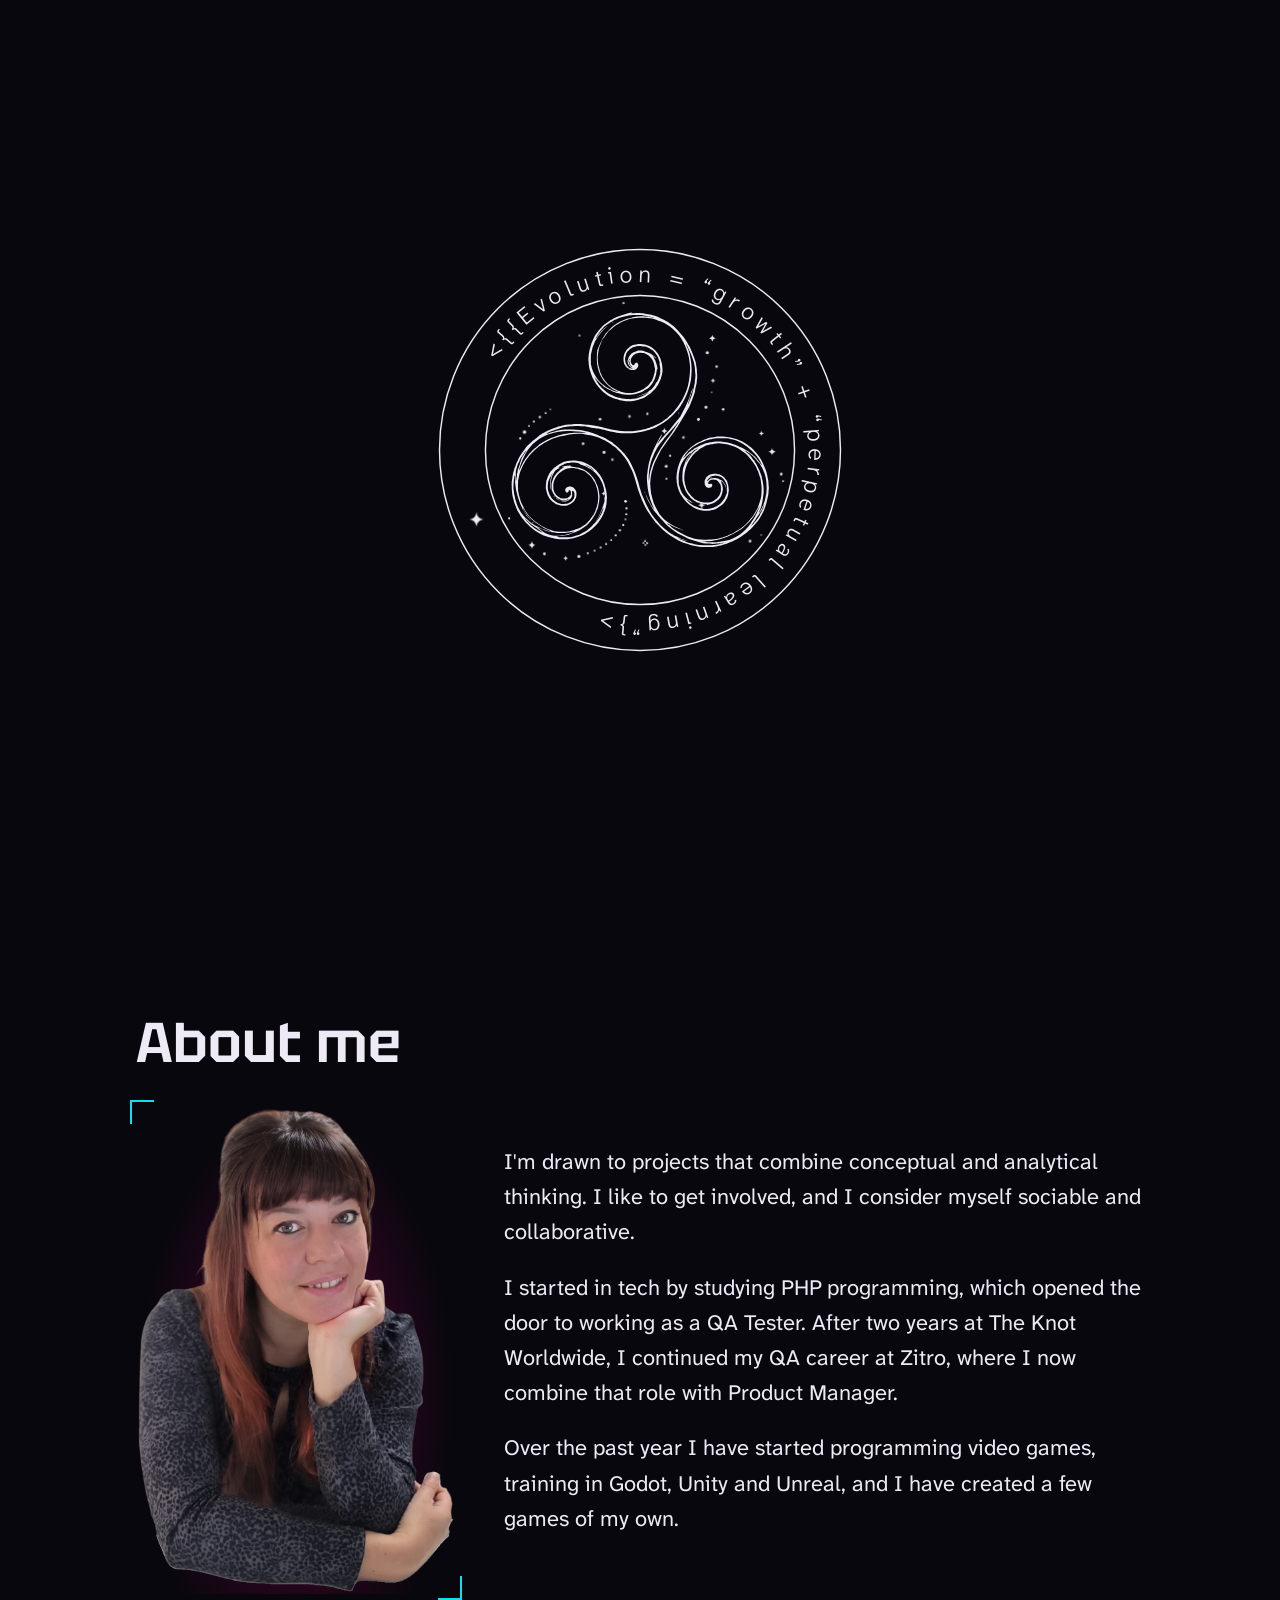
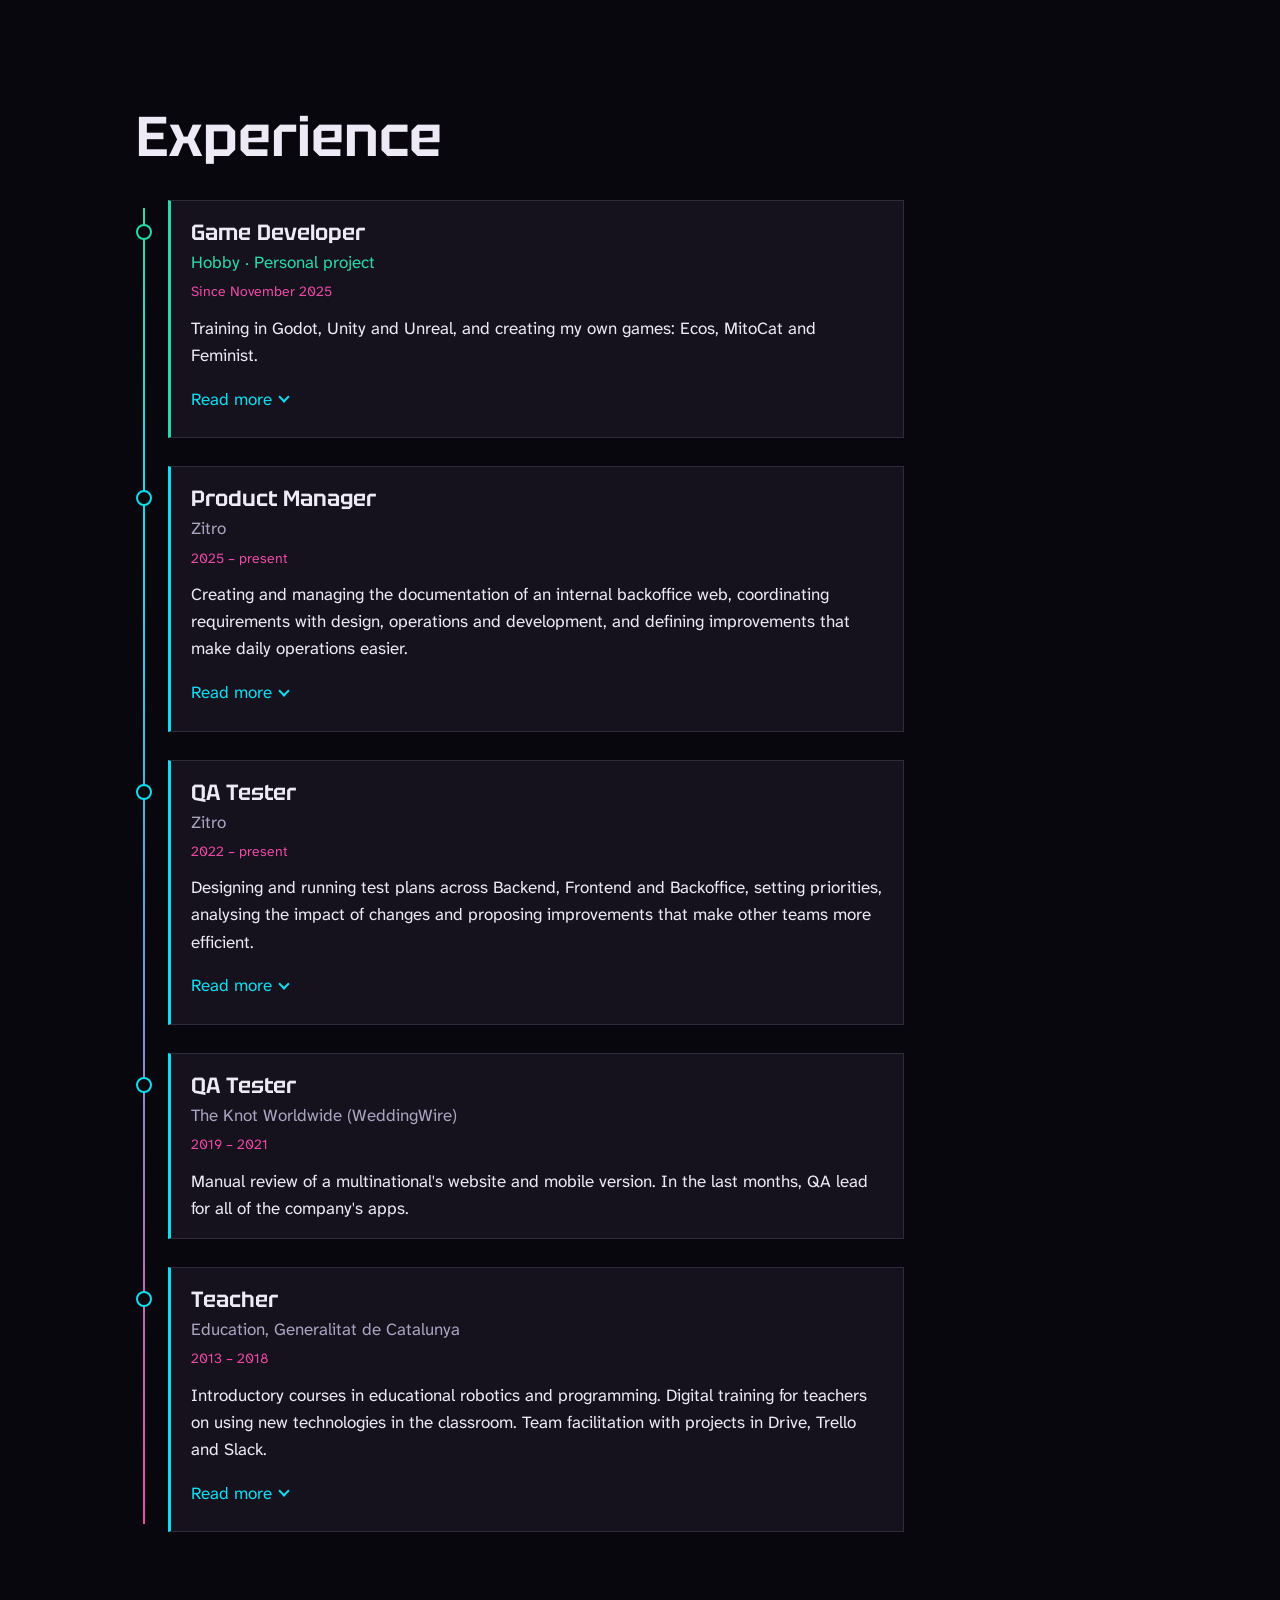
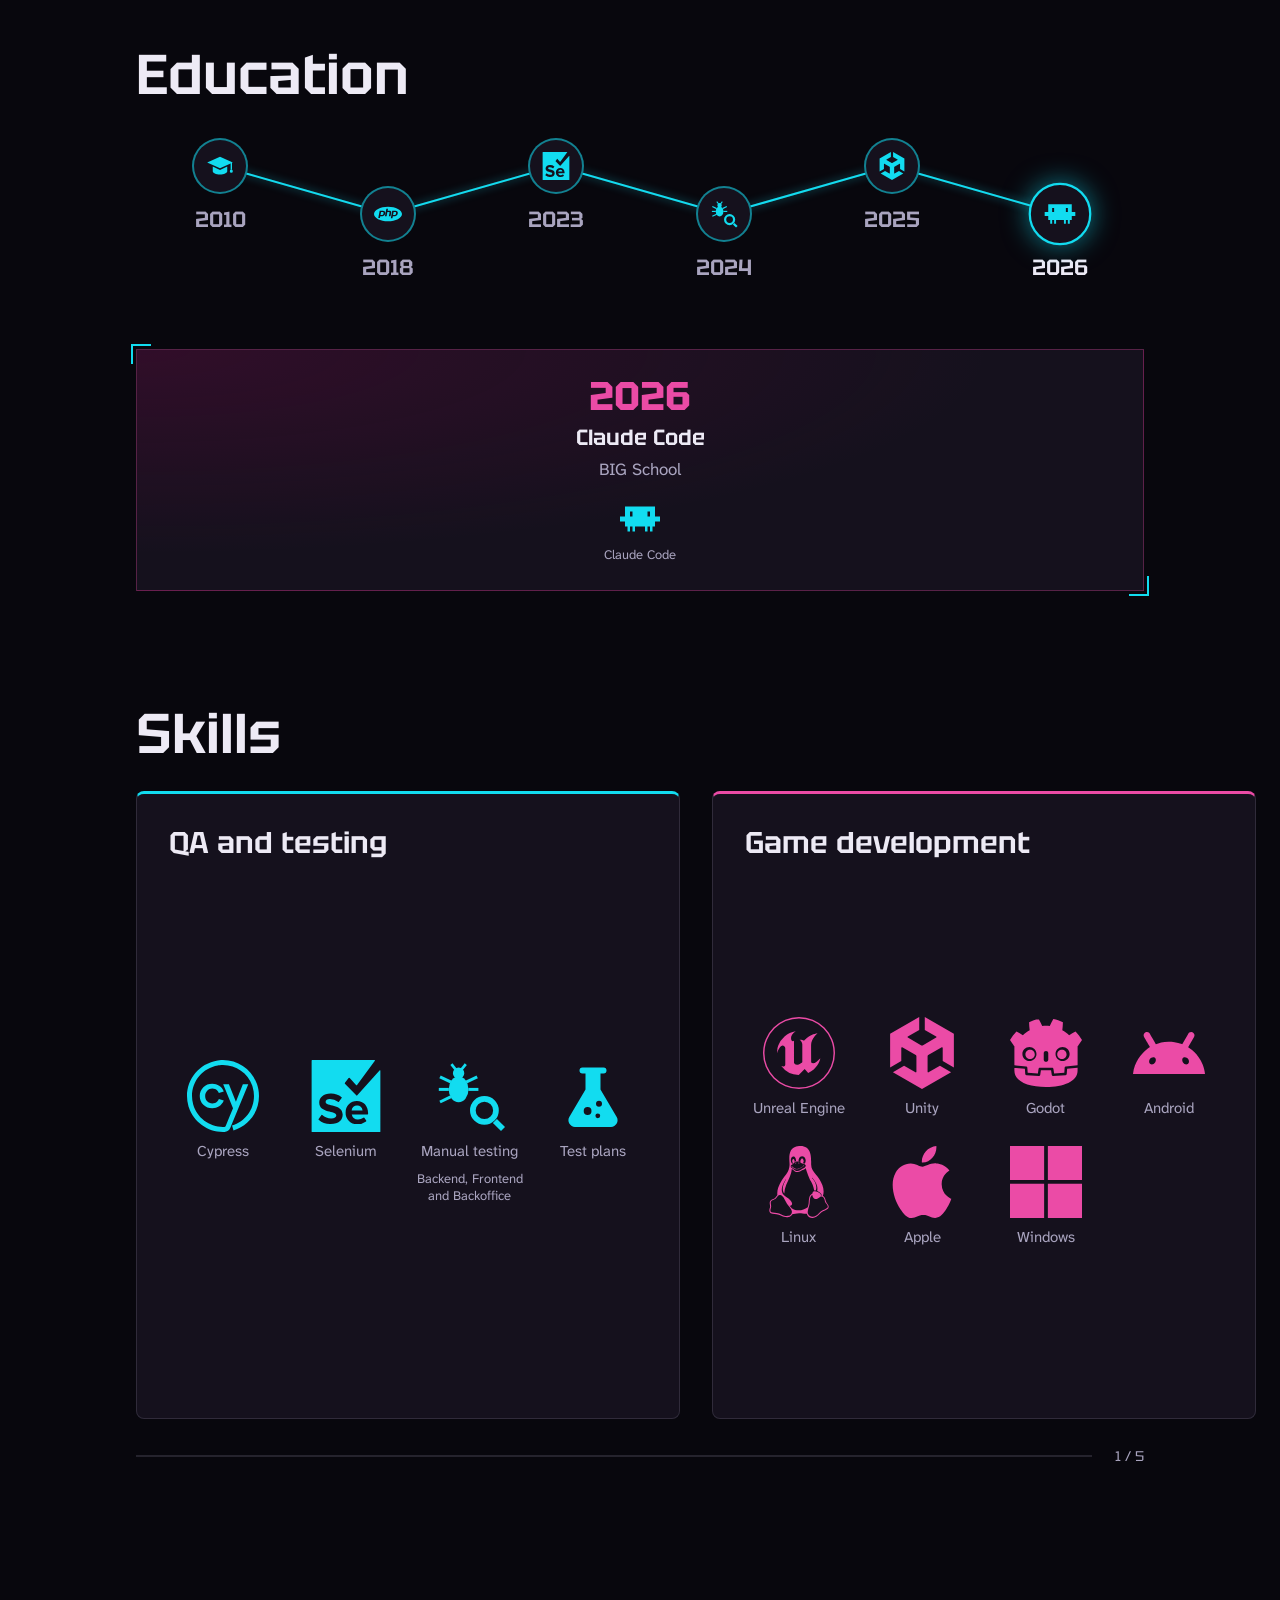
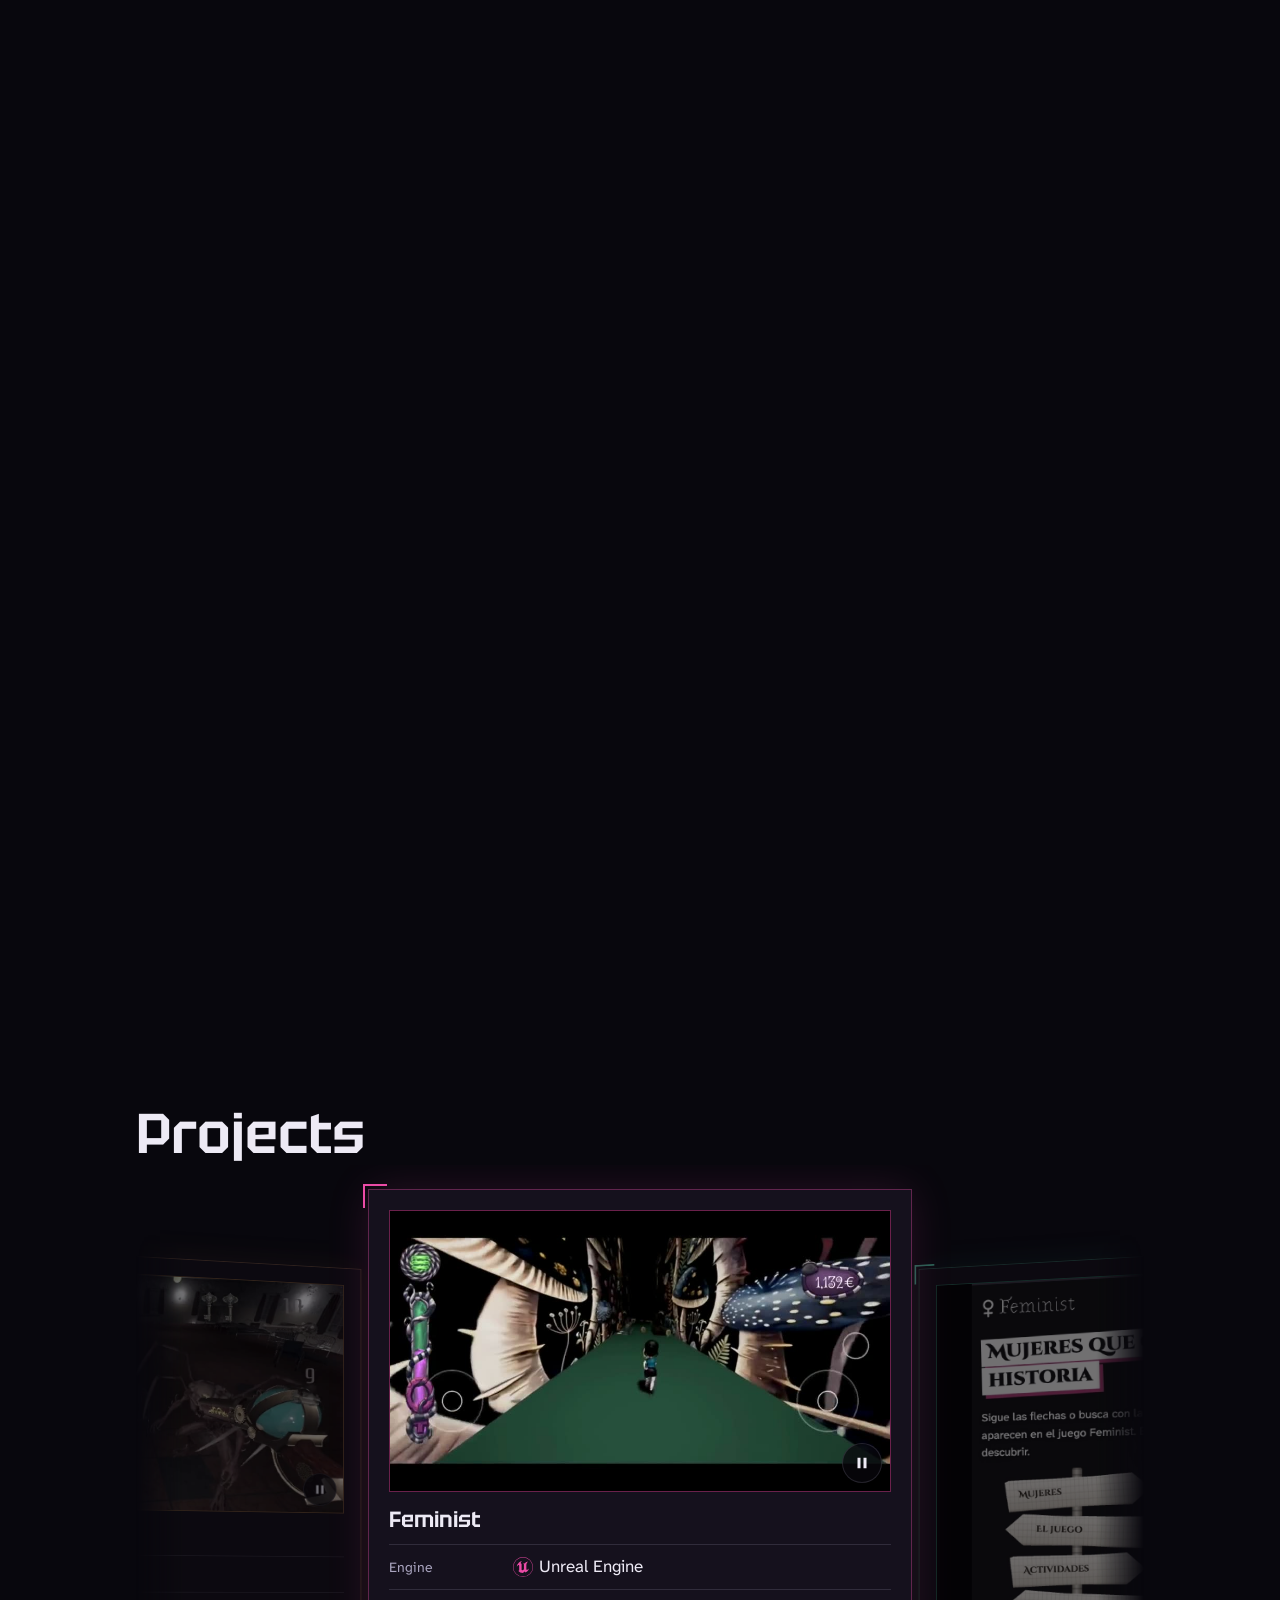
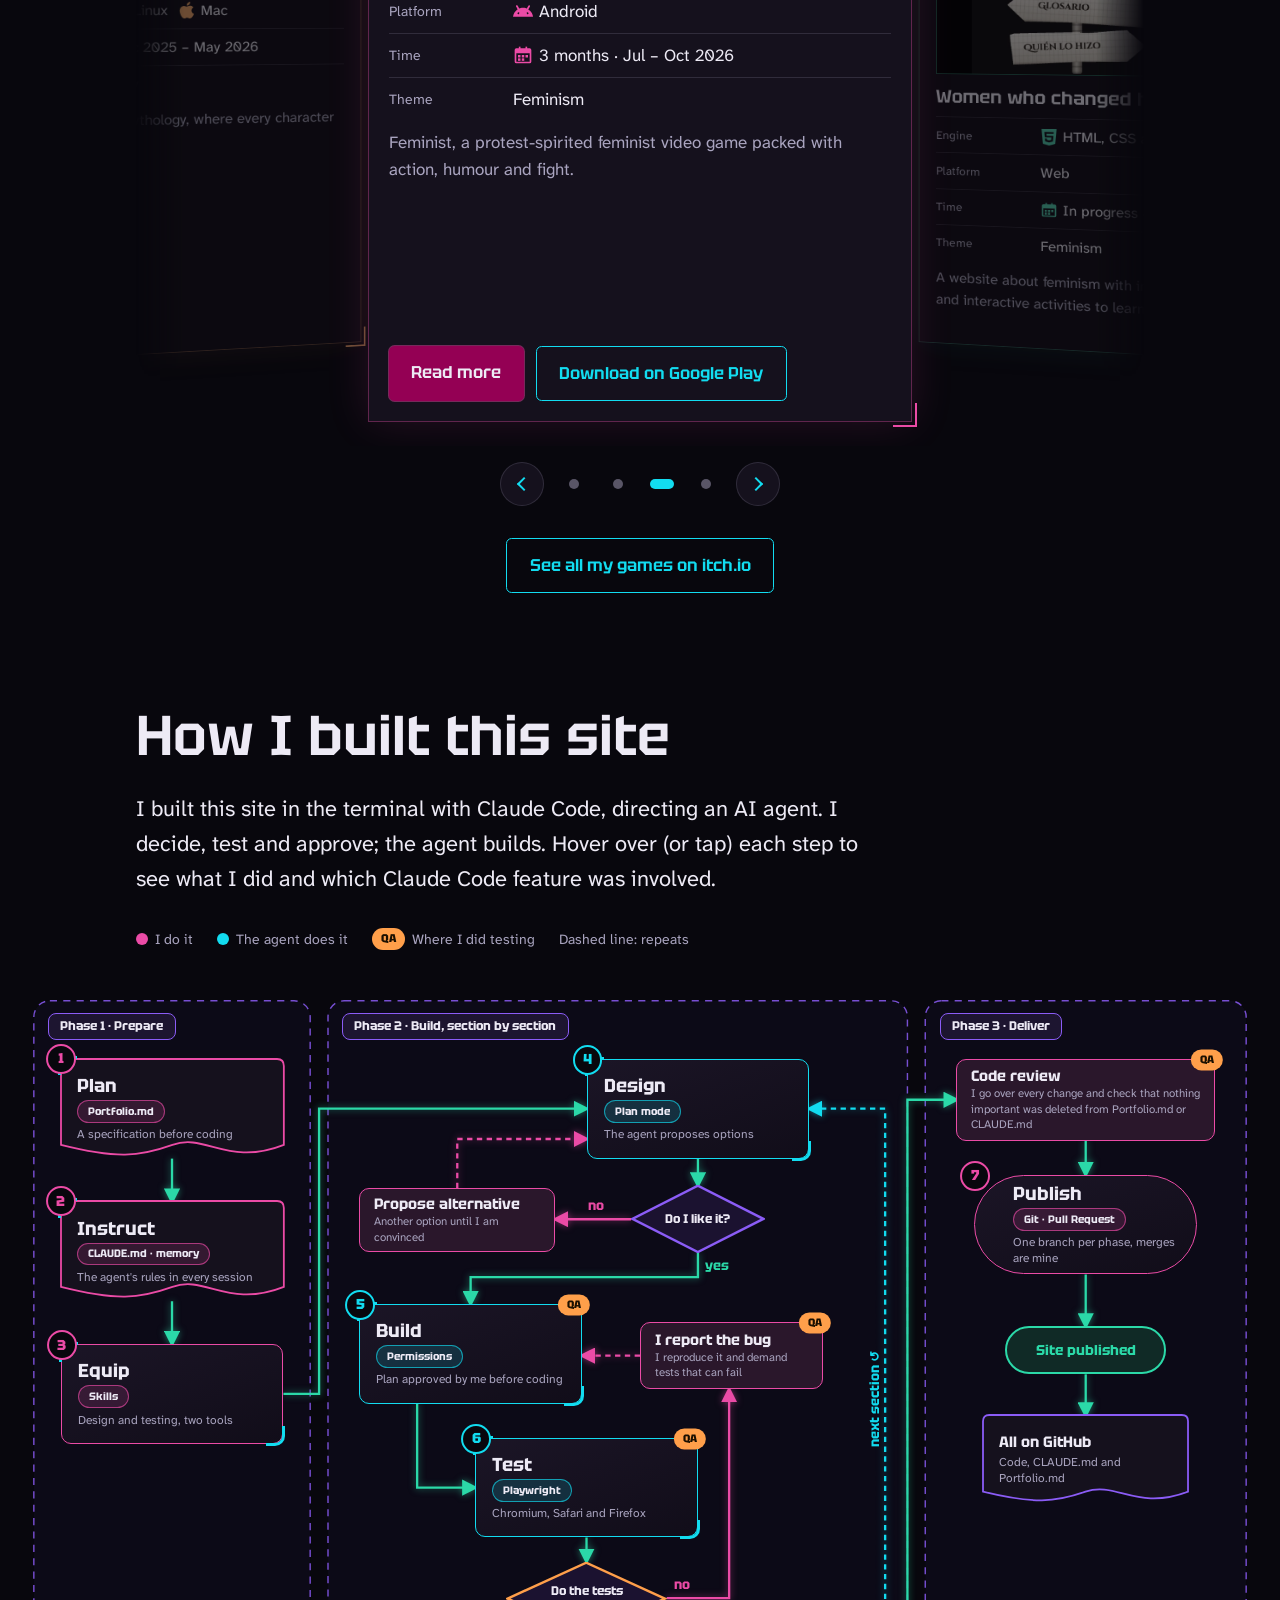
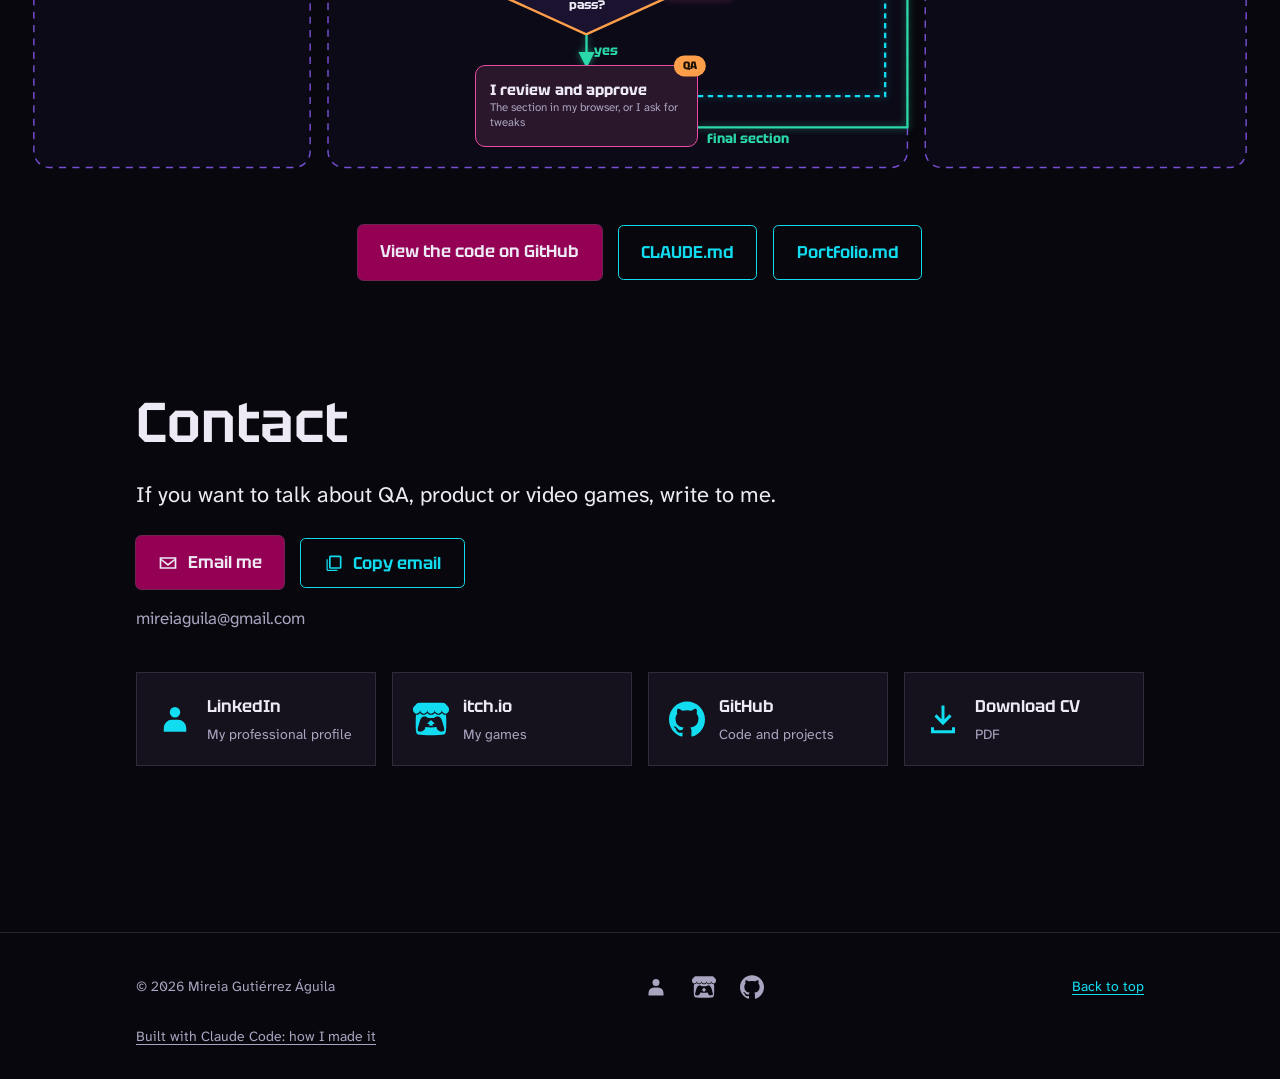
<file: index.html>
<!DOCTYPE html>
<html lang="es">
<head>
  <meta charset="UTF-8">
  <meta name="viewport" content="width=device-width, initial-scale=1">
  <title data-i18n="meta.titulo">Mireia Gutiérrez Águila · QA Tester y Product Manager</title>
  <meta name="description" data-i18n-content="meta.descripcion" content="Portfolio de Mireia Gutiérrez Águila: QA Tester, Product Manager y desarrolladora de videojuegos.">
  <!-- Favicon y vista previa al compartir el enlace (las redes no ejecutan JavaScript: va fijo, en español) -->
  <link rel="icon" href="favicon.svg" type="image/svg+xml">
  <link rel="icon" href="favicon-32.png" type="image/png" sizes="32x32">
  <link rel="apple-touch-icon" href="apple-touch-icon.png">
  <meta name="theme-color" content="#08070D">
  <meta property="og:type" content="website">
  <meta property="og:site_name" content="Mireia Gutiérrez Águila">
  <meta property="og:locale" content="es_ES">
  <meta property="og:title" content="Mireia Gutiérrez Águila · QA Tester y Product Manager">
  <meta property="og:description" content="Portfolio de Mireia Gutiérrez Águila: QA Tester, Product Manager y desarrolladora de videojuegos.">
  <meta property="og:url" content="https://mireiagutierrezaguila.github.io/Portfolio_Mireia/">
  <meta property="og:image" content="https://mireiagutierrezaguila.github.io/Portfolio_Mireia/images/og-portada.png">
  <meta property="og:image:width" content="1200">
  <meta property="og:image:height" content="630">
  <meta property="og:image:alt" content="Logo de Mireia Gutiérrez Águila (un trisquel dentro de dos círculos con el lema Evolution = growth + perpetual learning), con su nombre y los roles QA Tester, Product Manager y desarrolladora de videojuegos">
  <meta name="twitter:card" content="summary_large_image">
  <link rel="preconnect" href="https://fonts.googleapis.com">
  <link rel="preconnect" href="https://fonts.gstatic.com" crossorigin>
  <link rel="stylesheet" href="https://fonts.googleapis.com/css2?family=Atkinson+Hyperlegible+Next:ital,wght@0,300;0,400;0,600;0,700;1,400&family=Tektur:wdth,wght@75..100,400..900&display=swap">
  <link rel="stylesheet" href="css/styles.css">
  <link rel="stylesheet" href="css/portada.css">
  <link rel="stylesheet" href="css/intro.css">
  <!-- Entrada de la portada: va en el head, sin defer, para tapar la página desde el primer fotograma -->
  <script src="js/intro.js"></script>
</head>
<body>

  <!-- Logos de tecnologías (Simple Icons, CC0; originales en images/logos/) e iconos propios (originales en images/iconos/) -->
  <svg class="sprite" aria-hidden="true" focusable="false">
    <symbol id="logo-android" viewBox="0 0 24 24"><path d="M18.4395 5.5586c-.675 1.1664-1.352 2.3318-2.0274 3.498-.0366-.0155-.0742-.0286-.1113-.043-1.8249-.6957-3.484-.8-4.42-.787-1.8551.0185-3.3544.4643-4.2597.8203-.084-.1494-1.7526-3.021-2.0215-3.4864a1.1451 1.1451 0 0 0-.1406-.1914c-.3312-.364-.9054-.4859-1.379-.203-.475.282-.7136.9361-.3886 1.5019 1.9466 3.3696-.0966-.2158 1.9473 3.3593.0172.031-.4946.2642-1.3926 1.0177C2.8987 12.176.452 14.772 0 18.9902h24c-.119-1.1108-.3686-2.099-.7461-3.0683-.7438-1.9118-1.8435-3.2928-2.7402-4.1836a12.1048 12.1048 0 0 0-2.1309-1.6875c.6594-1.122 1.312-2.2559 1.9649-3.3848.2077-.3615.1886-.7956-.0079-1.1191a1.1001 1.1001 0 0 0-.8515-.5332c-.5225-.0536-.9392.3128-1.0488.5449zm-.0391 8.461c.3944.5926.324 1.3306-.1563 1.6503-.4799.3197-1.188.0985-1.582-.4941-.3944-.5927-.324-1.3307.1563-1.6504.4727-.315 1.1812-.1086 1.582.4941zM7.207 13.5273c.4803.3197.5506 1.0577.1563 1.6504-.394.5926-1.1038.8138-1.584.4941-.48-.3197-.5503-1.0577-.1563-1.6504.4008-.6021 1.1087-.8106 1.584-.4941z"/></symbol>
    <symbol id="logo-apple" viewBox="0 0 24 24"><path d="M12.152 6.896c-.948 0-2.415-1.078-3.96-1.04-2.04.027-3.91 1.183-4.961 3.014-2.117 3.675-.546 9.103 1.519 12.09 1.013 1.454 2.208 3.09 3.792 3.039 1.52-.065 2.09-.987 3.935-.987 1.831 0 2.35.987 3.96.948 1.637-.026 2.676-1.48 3.676-2.948 1.156-1.688 1.636-3.325 1.662-3.415-.039-.013-3.182-1.221-3.22-4.857-.026-3.04 2.48-4.494 2.597-4.559-1.429-2.09-3.623-2.324-4.39-2.376-2-.156-3.675 1.09-4.61 1.09zM15.53 3.83c.843-1.012 1.4-2.427 1.245-3.83-1.207.052-2.662.805-3.532 1.818-.78.896-1.454 2.338-1.273 3.714 1.338.104 2.715-.688 3.559-1.701"/></symbol>
    <symbol id="logo-claudecode" viewBox="0 0 24 24"><path d="M21 10.5h3v3h-3v3h-1.5v3H18v-3h-1.5v3H15v-3H9v3H7.5v-3H6v3H4.5v-3H3v-3H0v-3h3v-6h18Zm-15 0h1.5v-3H6Zm10.5 0H18v-3h-1.5z"/></symbol>
    <symbol id="logo-css" viewBox="0 0 24 24"><path d="M0 0v20.16A3.84 3.84 0 0 0 3.84 24h16.32A3.84 3.84 0 0 0 24 20.16V3.84A3.84 3.84 0 0 0 20.16 0Zm14.256 13.08c1.56 0 2.28 1.08 2.304 2.64h-1.608c.024-.288-.048-.6-.144-.84-.096-.192-.288-.264-.552-.264-.456 0-.696.264-.696.84-.024.576.288.888.768 1.08.72.288 1.608.744 1.92 1.296q.432.648.432 1.656c0 1.608-.912 2.592-2.496 2.592-1.656 0-2.4-1.032-2.424-2.688h1.68c0 .792.264 1.176.792 1.176.264 0 .456-.072.552-.24.192-.312.24-1.176-.048-1.512-.312-.408-.912-.6-1.32-.816q-.828-.396-1.224-.936c-.24-.36-.36-.888-.36-1.536 0-1.44.936-2.472 2.424-2.448m5.4 0c1.584 0 2.304 1.08 2.328 2.64h-1.608c0-.288-.048-.6-.168-.84-.096-.192-.264-.264-.528-.264-.48 0-.72.264-.72.84s.288.888.792 1.08c.696.288 1.608.744 1.92 1.296.264.432.408.984.408 1.656.024 1.608-.888 2.592-2.472 2.592-1.68 0-2.424-1.056-2.448-2.688h1.68c0 .744.264 1.176.792 1.176.264 0 .456-.072.552-.24.216-.312.264-1.176-.048-1.512-.288-.408-.888-.6-1.32-.816-.552-.264-.96-.576-1.2-.936s-.36-.888-.36-1.536c-.024-1.44.912-2.472 2.4-2.448m-11.031.018c.711-.006 1.419.198 1.839.63.432.432.672 1.128.648 1.992H9.336c.024-.456-.096-.792-.432-.96-.312-.144-.768-.048-.888.24-.12.264-.192.576-.168.864v3.504c0 .744.264 1.128.768 1.128a.65.65 0 0 0 .552-.264c.168-.24.192-.552.168-.84h1.776c.096 1.632-.984 2.712-2.568 2.688-1.536 0-2.496-.864-2.472-2.472v-4.032c0-.816.24-1.44.696-1.848.432-.408 1.146-.624 1.857-.63"/></symbol>
    <symbol id="logo-cypress" viewBox="0 0 24 24"><path d="M11.998.0195c-.8642 0-1.6816.1101-2.1445.1934v.002C4.1731 1.2283 0 6.1368 0 12.0018c0 1.1265.1573 2.2328.4648 3.3028.0387.1453.0915.2993.1368.4473 1.607 4.865 6.2245 8.226 11.3925 8.2285.0651 0 .2518-.0003.502-.0118.8564-.0353 1.6228-.5734 1.9512-1.369l.4736-1.1544L20.4258 8.043H18.621l-2.3164 5.871-2.334-5.871h-1.9082l3.2734 8.0117c-.8115 1.9702-1.6252 3.9395-2.4355 5.9101-.0808.1945-.2655.3284-.4727.336-.144.005-.285.0098-.4316.0098-4.5848 0-8.6672-3.0695-9.9277-7.4649a10.3058 10.3058 0 0 1-.3985-2.8437c0-5.0887 3.6521-9.3404 8.6035-10.164.2214-.037.8885-.1446 1.7246-.1446 4.4166 0 8.269 2.732 9.7305 6.8476.0558.144.0977.293.1465.4395.299.9746.4531 1.9887.4531 3.0215 0 4.5696-2.9413 8.5326-7.3164 9.8613l.4863 1.5996c5.085-1.546 8.4995-6.1518 8.502-11.459 0-1.5491-.2983-2.8706-.6504-3.8926-.0432-.1212-.0873-.2422-.1309-.3633h-.002C21.4577 3.0954 17.0444.0195 11.998.0195ZM8.4336 7.8906c-1.1999 0-2.1747.3852-2.9805 1.1758-.8007.7856-1.205 1.7736-1.205 2.9356 0 1.1544.4068 2.1368 1.205 2.9199.8058.7906 1.7806 1.1738 2.9805 1.1738 1.705 0 3.1556-.955 3.7871-2.4883l.0332-.082-1.6289-.5547c-.168.4563-.7552 1.4883-2.1914 1.4883-.6745 0-1.2437-.2344-1.6934-.6992-.4572-.4699-.6875-1.0632-.6875-1.7578 0-.6998.2253-1.2809.6875-1.7735.4522-.4648 1.019-.7012 1.6934-.7012 1.438 0 2.0238 1.0815 2.1934 1.4883l1.627-.5527-.0333-.084c-.629-1.5358-2.082-2.4883-3.7871-2.4883Z"/></symbol>
    <symbol id="logo-eclipseide" viewBox="0 0 24 24"><path d="M11.109.024a15.58 15.58 0 00-.737.023C6.728.361 3.469 2.517 1.579 5.86A12.53 12.53 0 00.021 11.11c-.04.517-.02 1.745.035 2.208.306 2.682 1.353 5.06 3.07 6.965 1.962 2.173 4.586 3.467 7.437 3.663.42.032 1.043.04 1.02.012a2.404 2.404 0 00-.338-.074c-1.674-.33-3.388-1.13-4.777-2.232a12.344 12.344 0 01-2.45-2.636A12.387 12.387 0 011.884 12.5a12.413 12.413 0 01.56-4.274c.785-2.522 2.37-4.726 4.475-6.228A11.073 11.073 0 0111.156.122l.443-.098zm1.474.51C10.646.65 8.807 1.299 7.301 2.4 5.426 3.77 3.995 5.644 3.22 7.746c-.145.397-.282.82-.282.879 0 .012 3.828.024 10.31.024 8.463 0 10.315-.008 10.315-.036 0-.047-.153-.525-.283-.878-.153-.42-.576-1.31-.82-1.722-.4-.683-.91-1.373-1.474-1.992-1.65-1.82-3.593-2.934-5.82-3.334-.785-.141-1.8-.2-2.585-.153zM23.83 9.97c-.02 0-4.792 0-10.609.004l-10.573.008-.011.059c-.036.16-.134 1.081-.134 1.242 0 .028 1.785.032 10.746.032H24v-.075c0-.102-.07-.791-.106-1.054-.02-.16-.04-.216-.063-.216zm-10.573 2.635c-9.37-.004-10.73 0-10.742.035-.02.04.024.557.075.973.02.157.035.298.035.314 0 .027 2.137.035 10.624.035h10.624l.024-.188c.043-.326.102-.97.094-1.067l-.008-.094zm.003 2.718c-8.882 0-10.321.004-10.321.035 0 .02.054.208.12.42a11.122 11.122 0 002.072 3.741c.282.342.945 1.036 1.228 1.287 1.568 1.4 3.247 2.216 5.18 2.53.605.094.886.113 1.75.11.91 0 1.297-.032 2.023-.177 2.11-.416 3.914-1.451 5.53-3.17 1.267-1.348 2.106-2.76 2.628-4.41l.117-.366z"/></symbol>
    <symbol id="logo-github" viewBox="0 0 24 24"><path d="M12 .297c-6.63 0-12 5.373-12 12 0 5.303 3.438 9.8 8.205 11.385.6.113.82-.258.82-.577 0-.285-.01-1.04-.015-2.04-3.338.724-4.042-1.61-4.042-1.61C4.422 18.07 3.633 17.7 3.633 17.7c-1.087-.744.084-.729.084-.729 1.205.084 1.838 1.236 1.838 1.236 1.07 1.835 2.809 1.305 3.495.998.108-.776.417-1.305.76-1.605-2.665-.3-5.466-1.332-5.466-5.93 0-1.31.465-2.38 1.235-3.22-.135-.303-.54-1.523.105-3.176 0 0 1.005-.322 3.3 1.23.96-.267 1.98-.399 3-.405 1.02.006 2.04.138 3 .405 2.28-1.552 3.285-1.23 3.285-1.23.645 1.653.24 2.873.12 3.176.765.84 1.23 1.91 1.23 3.22 0 4.61-2.805 5.625-5.475 5.92.42.36.81 1.096.81 2.22 0 1.606-.015 2.896-.015 3.286 0 .315.21.69.825.57C20.565 22.092 24 17.592 24 12.297c0-6.627-5.373-12-12-12"/></symbol>
    <symbol id="logo-godotengine" viewBox="0 0 24 24"><path d="M9.5598.683c-1.096.244-2.1812.5831-3.1983 1.0951.023.8981.081 1.7582.199 2.6323-.395.253-.81.47-1.178.766-.375.288-.7581.564-1.0971.9011-.6781-.448-1.3962-.869-2.1352-1.2411C1.3532 5.6934.608 6.6186 0 7.6546c.458.7411.936 1.4352 1.4521 2.0942h.014v6.3565c.012 0 .023 0 .035.003l3.8963.376c.204.02.364.184.378.3891l.12 1.7201 3.3994.242.234-1.587c.03-.206.207-.358.415-.358h4.1114c.208 0 .385.152.415.358l.234 1.587 3.3993-.242.12-1.72a.4196.4196 0 01.378-.3891l3.8954-.376c.012 0 .023-.003.035-.003v-.5071h.002V9.7498h.014c.516-.659.994-1.3531 1.4521-2.0942-.608-1.036-1.3541-1.9611-2.1512-2.8192-.739.372-1.4571.793-2.1352 1.2411-.339-.337-.721-.613-1.096-.901-.369-.296-.7841-.5131-1.1781-.7661.117-.8741.175-1.7342.199-2.6323-1.0171-.512-2.1012-.851-3.1983-1.095-.438.736-.838 1.533-1.1871 2.3121-.414-.069-.829-.094-1.2461-.099h-.016c-.417.005-.832.03-1.2461.099-.349-.779-.749-1.576-1.1881-2.3121l.001-.001zM6.4765 9.9889c1.2971 0 2.3492 1.0511 2.3492 2.3482s-1.052 2.3482-2.3492 2.3482c-1.296 0-2.3482-1.051-2.3482-2.3482 0-1.297 1.0511-2.3482 2.3482-2.3482zm11.049 0c1.296 0 2.3482 1.0511 2.3482 2.3482s-1.0511 2.3482-2.3482 2.3482-2.3492-1.051-2.3492-2.3482c0-1.297 1.051-2.3482 2.3492-2.3482zm-10.824.9301c-.861 0-1.559.698-1.559 1.5591s.698 1.5582 1.559 1.5582c.8611 0 1.5592-.698 1.5592-1.5582 0-.86-.697-1.559-1.5591-1.559zm10.598 0c-.8611 0-1.5582.698-1.5582 1.5591s.697 1.5582 1.5581 1.5582c.8611 0 1.5592-.698 1.5592-1.5582 0-.86-.697-1.559-1.5592-1.559zm-5.2985.453c.417 0 .757.308.757.6871v2.1622c0 .379-.339.687-.757.687s-.756-.308-.756-.687V12.059c0-.379.339-.687.756-.687zM1.4601 16.9464c.002.377.006.789.006.871 0 3.7014 4.6944 5.4795 10.5269 5.5005h.014c5.8325-.02 10.5259-1.7991 10.5259-5.5004 0-.084.005-.495.007-.871l-3.5023.338-.121 1.729a.421.421 0 01-.389.3901l-4.1814.296a.4203.4203 0 01-.415-.358l-.238-1.6141h-3.3863l-.238 1.6141a.4192.4192 0 01-.4451.357l-4.1513-.296c-.208-.015-.375-.181-.389-.389l-.12-1.7292-3.5044-.337z"/></symbol>
    <symbol id="logo-html5" viewBox="0 0 24 24"><path d="M1.5 0h21l-1.91 21.563L11.977 24l-8.564-2.438L1.5 0zm7.031 9.75l-.232-2.718 10.059.003.23-2.622L5.412 4.41l.698 8.01h9.126l-.326 3.426-2.91.804-2.955-.81-.188-2.11H6.248l.33 4.171L12 19.351l5.379-1.443.744-8.157H8.531z"/></symbol>
    <symbol id="logo-itchdotio" viewBox="0 0 24 24"><path d="M3.13 1.338C2.08 1.96.02 4.328 0 4.95v1.03c0 1.303 1.22 2.45 2.325 2.45 1.33 0 2.436-1.102 2.436-2.41 0 1.308 1.07 2.41 2.4 2.41 1.328 0 2.362-1.102 2.362-2.41 0 1.308 1.137 2.41 2.466 2.41h.024c1.33 0 2.466-1.102 2.466-2.41 0 1.308 1.034 2.41 2.363 2.41 1.33 0 2.4-1.102 2.4-2.41 0 1.308 1.106 2.41 2.435 2.41C22.78 8.43 24 7.282 24 5.98V4.95c-.02-.62-2.082-2.99-3.13-3.612-3.253-.114-5.508-.134-8.87-.133-3.362 0-7.945.053-8.87.133zm6.376 6.477a2.74 2.74 0 0 1-.468.602c-.5.49-1.19.795-1.947.795a2.786 2.786 0 0 1-1.95-.795c-.182-.178-.32-.37-.446-.59-.127.222-.303.412-.486.59a2.788 2.788 0 0 1-1.95.795c-.092 0-.187-.025-.264-.052-.107 1.113-.152 2.176-.168 2.95v.005l-.006 1.167c.02 2.334-.23 7.564 1.03 8.85 1.952.454 5.545.662 9.15.663 3.605 0 7.198-.21 9.15-.664 1.26-1.284 1.01-6.514 1.03-8.848l-.006-1.167v-.004c-.016-.775-.06-1.838-.168-2.95-.077.026-.172.052-.263.052a2.788 2.788 0 0 1-1.95-.795c-.184-.178-.36-.368-.486-.59-.127.22-.265.412-.447.59a2.786 2.786 0 0 1-1.95.794c-.76 0-1.446-.303-1.948-.793a2.74 2.74 0 0 1-.468-.602 2.738 2.738 0 0 1-.463.602 2.787 2.787 0 0 1-1.95.794h-.16a2.787 2.787 0 0 1-1.95-.793 2.738 2.738 0 0 1-.464-.602zm-2.004 2.59v.002c.795.002 1.5 0 2.373.953.687-.072 1.406-.108 2.125-.107.72 0 1.438.035 2.125.107.873-.953 1.578-.95 2.372-.953.376 0 1.876 0 2.92 2.934l1.123 4.028c.832 2.995-.266 3.068-1.636 3.07-2.03-.075-3.156-1.55-3.156-3.025-1.124.184-2.436.276-3.748.277-1.312 0-2.624-.093-3.748-.277 0 1.475-1.125 2.95-3.156 3.026-1.37-.004-2.468-.077-1.636-3.072l1.122-4.027c1.045-2.934 2.545-2.934 2.92-2.934zM12 12.714c-.002.002-2.14 1.964-2.523 2.662l1.4-.056v1.22c0 .056.56.033 1.123.007.562.026 1.124.05 1.124-.008v-1.22l1.4.055C14.138 14.677 12 12.713 12 12.713z"/></symbol>
    <symbol id="logo-jenkins" viewBox="0 0 24 24"><path d="M2.872 24h-.975a3.866 3.866 0 01-.07-.197c-.215-.666-.594-1.49-.692-2.154-.146-.984.78-1.039 1.374-1.465.915-.66 1.635-1.025 2.627-1.62.295-.179 1.182-.624 1.281-.829.201-.408-.345-.982-.49-1.3-.225-.507-.345-.937-.376-1.435-.824-.13-1.455-.627-1.844-1.185-.63-.925-1.066-2.635-.525-3.936.045-.103.254-.305.285-.463.06-.308-.105-.72-.12-1.048-.06-1.692.284-3.15 1.425-3.66.463-1.84 2.113-2.453 3.673-3.367.58-.342 1.224-.562 1.89-.807 2.372-.877 6.027-.712 7.994.783.836.633 2.176 1.97 2.656 2.939 1.262 2.555 1.17 6.825.287 9.934-.12.421-.29 1.032-.533 1.533-.168.35-.689 1.05-.625 1.36.064.314 1.19 1.17 1.432 1.395.434.422 1.26.975 1.324 1.5.07.557-.248 1.336-.41 1.875-.217.721-.436 1.441-.654 2.131H2.87zm11.104-3.54c-.545-.3-1.361-.622-2.065-.757-.87-.164-.78 1.188-.75 1.994.03.643.36 1.316.51 1.744.076.197.09.41.256.449.3.068 1.29-.326 1.575-.479.6-.328 1.064-.844 1.574-1.189.016-.17.016-.34.03-.508a2.648 2.648 0 00-1.095-.277c.314-.15.75-.15 1.035-.332l.016-.193c-.496-.03-.69-.254-1.021-.436zm7.454 2.935a17.78 17.78 0 00.465-1.752c.06-.287.215-.918.178-1.176-.059-.459-.684-.799-1.004-1.086-.584-.525-.95-.975-1.56-1.469-.249.375-.78.615-.983.914 1.447-.689 1.71 2.625 1.141 3.69.09.329.391.45.514.735l-.086.166h1.29c.013 0 .03 0 .044.014zm-6.634-.012c-.05-.074-.1-.135-.15-.209l-.301.195h.45zm2.77 0c.008-.209.018-.404.03-.598-.53.029-.825-.48-1.196-.527-.324-.045-.6.361-1.02.195-.095.105-.183.227-.284.316.154.18.295.375.424.584h.815c.014-.164.135-.285.3-.285.165 0 .284.121.284.27h.66zm2.116 0c-.314-.479-.947-.898-1.68-.555l-.03.541h1.71zm-8.51 0l-.104-.344c-.225-.72-.36-1.26-.405-1.68-.914-.436-1.875-.87-2.654-1.426-.15-.105-1.109-1.35-1.23-1.305-1.739.676-3.359 1.86-4.814 2.984.256.557.48 1.141.69 1.74h8.505zm8.265-2.113c-.029-.512-.164-1.56-.48-1.74-.66-.39-1.846.78-2.34.943.045.15.135.271.15.48.285-.074.645-.029.898.092-.299.03-.629.03-.824.164-.074.195.016.48-.029.764.69.197 1.5.303 2.385.332.164-.227.225-.645.211-1.082zm-4.08-.36c-.044.375.046.51.12.943 1.26.391 1.034-1.74-.135-.959zM8.76 19.5c-.45.457 1.27 1.082 1.814 1.115 0-.29.165-.564.135-.77-.65-.118-1.502-.042-1.945-.347zm5.565.215c0 .043-.061.03-.068.064.58.451 1.014.545 1.802.51.354-.262.67-.563 1.043-.807-.855.074-1.931.607-2.774.23zm3.42-17.726c-1.606-.906-4.35-1.591-6.076-.731-1.38.692-3.27 1.84-3.899 3.292.6 1.402-.166 2.686-.226 4.109-.018.757.36 1.42.391 2.242-.2.338-.825.38-1.26.356-.146-.729-.4-1.549-1.155-1.63-1.064-.116-1.845.764-1.89 1.683-.06 1.08.833 2.864 2.085 2.745.488-.046.608-.54 1.139-.54.285.57-.445.75-.523 1.154-.016.105.06.511.104.705.233.944.744 2.16 1.245 2.88.635.9 1.884 1.051 3.229 1.141.24-.525 1.125-.48 1.706-.346-.691-.27-1.336-.945-1.875-1.529-.615-.676-1.23-1.41-1.261-2.28 1.155 1.604 2.1 3 4.2 3.704 1.59.525 3.45-.254 4.664-1.109.51-.359.811-.93 1.17-1.439 1.35-1.936 1.98-4.71 1.846-7.394-.06-1.111-.06-2.221-.436-2.955-.389-.781-1.695-1.471-2.475-.781-.15-.764.63-1.23 1.545-.96-.66-.854-1.336-1.858-2.266-2.384zM13.58 14.896c.615 1.544 2.724 1.363 4.505 1.323-.084.194-.256.435-.465.515-.57.232-2.145.408-2.937-.012-.506-.27-.824-.873-1.102-1.227-.137-.172-.795-.608-.012-.609zm.164-.87c.893.464 2.52.517 3.731.48.066.267.066.593.068.913-1.55.08-3.386-.304-3.794-1.395h-.005zm6.675-.586c-.473.9-1.145 1.897-2.539 1.928-.023-.284-.045-.735 0-.904 1.064-.103 1.727-.646 2.543-1.017zm-.649-.667c-1.02.66-2.154 1.375-3.824 1.21-.351-.31-.485-1-.14-1.458.181.313.06.885.57.97.944.165 2.038-.579 2.73-.84.42-.713-.046-.976-.42-1.433-.782-.93-1.83-2.1-1.802-3.51.314-.224.346.346.391.45.404.96 1.424 2.175 2.174 3 .18.21.48.39.51.524.092.39-.254.854-.209 1.11zm-13.439-.675c-.314-.184-.393-.99-.768-1.01-.535-.03-.438 1.05-.436 1.68-.37-.33-.435-1.365-.164-1.89-.308-.15-.445.164-.618.284.22-1.59 2.34-.734 1.99.96zM4.713 5.995c-.685.756-.54 2.174-.459 3.188 1.244-.785 2.898.06 2.883 1.394.595-.016.223-.744.115-1.215-.353-1.528.592-3.187.041-4.59-1.064.084-1.939.52-2.578 1.215zm9.12 1.113c.307.562.404 1.148.84 1.57.195.19.574.424.387.95-.045.121-.365.391-.551.45-.674.195-2.254.03-1.721-.81.563.015 1.314.36 1.732-.045-.314-.524-.885-1.53-.674-2.13zm6.198-.013h.068c.33.668.6 1.375 1.004 1.965-.27.628-2.053 1.19-2.023.057.39-.17 1.05-.035 1.395-.25-.193-.556-.48-1.006-.434-1.771zm-6.927-1.617c-1.422-.33-2.131.592-2.56 1.553-.384-.094-.231-.615-.135-.883.255-.701 1.28-1.633 2.119-1.506.359.057.848.386.576.834zM9.642 1.593c-1.56.44-3.56 1.574-4.2 2.974.495-.07.84-.321 1.33-.351.186-.016.428.074.641.015.424-.104.78-1.065 1.102-1.41.31-.345.685-.496.94-.81.167-.09.409-.074.42-.33-.073-.075-.15-.135-.232-.105v.017z"/></symbol>
    <symbol id="logo-linux" viewBox="0 0 24 24"><path d="M12.504 0c-.155 0-.315.008-.48.021-4.226.333-3.105 4.807-3.17 6.298-.076 1.092-.3 1.953-1.05 3.02-.885 1.051-2.127 2.75-2.716 4.521-.278.832-.41 1.684-.287 2.489a.424.424 0 00-.11.135c-.26.268-.45.6-.663.839-.199.199-.485.267-.797.4-.313.136-.658.269-.864.68-.09.189-.136.394-.132.602 0 .199.027.4.055.536.058.399.116.728.04.97-.249.68-.28 1.145-.106 1.484.174.334.535.47.94.601.81.2 1.91.135 2.774.6.926.466 1.866.67 2.616.47.526-.116.97-.464 1.208-.946.587-.003 1.23-.269 2.26-.334.699-.058 1.574.267 2.577.2.025.134.063.198.114.333l.003.003c.391.778 1.113 1.132 1.884 1.071.771-.06 1.592-.536 2.257-1.306.631-.765 1.683-1.084 2.378-1.503.348-.199.629-.469.649-.853.023-.4-.2-.811-.714-1.376v-.097l-.003-.003c-.17-.2-.25-.535-.338-.926-.085-.401-.182-.786-.492-1.046h-.003c-.059-.054-.123-.067-.188-.135a.357.357 0 00-.19-.064c.431-1.278.264-2.55-.173-3.694-.533-1.41-1.465-2.638-2.175-3.483-.796-1.005-1.576-1.957-1.56-3.368.026-2.152.236-6.133-3.544-6.139zm.529 3.405h.013c.213 0 .396.062.584.198.19.135.33.332.438.533.105.259.158.459.166.724 0-.02.006-.04.006-.06v.105a.086.086 0 01-.004-.021l-.004-.024a1.807 1.807 0 01-.15.706.953.953 0 01-.213.335.71.71 0 00-.088-.042c-.104-.045-.198-.064-.284-.133a1.312 1.312 0 00-.22-.066c.05-.06.146-.133.183-.198.053-.128.082-.264.088-.402v-.02a1.21 1.21 0 00-.061-.4c-.045-.134-.101-.2-.183-.333-.084-.066-.167-.132-.267-.132h-.016c-.093 0-.176.03-.262.132a.8.8 0 00-.205.334 1.18 1.18 0 00-.09.4v.019c.002.089.008.179.02.267-.193-.067-.438-.135-.607-.202a1.635 1.635 0 01-.018-.2v-.02a1.772 1.772 0 01.15-.768c.082-.22.232-.406.43-.533a.985.985 0 01.594-.2zm-2.962.059h.036c.142 0 .27.048.399.135.146.129.264.288.344.465.09.199.14.4.153.667v.004c.007.134.006.2-.002.266v.08c-.03.007-.056.018-.083.024-.152.055-.274.135-.393.2.012-.09.013-.18.003-.267v-.015c-.012-.133-.04-.2-.082-.333a.613.613 0 00-.166-.267.248.248 0 00-.183-.064h-.021c-.071.006-.13.04-.186.132a.552.552 0 00-.12.27.944.944 0 00-.023.33v.015c.012.135.037.2.08.334.046.134.098.2.166.268.01.009.02.018.034.024-.07.057-.117.07-.176.136a.304.304 0 01-.131.068 2.62 2.62 0 01-.275-.402 1.772 1.772 0 01-.155-.667 1.759 1.759 0 01.08-.668 1.43 1.43 0 01.283-.535c.128-.133.26-.2.418-.2zm1.37 1.706c.332 0 .733.065 1.216.399.293.2.523.269 1.052.468h.003c.255.136.405.266.478.399v-.131a.571.571 0 01.016.47c-.123.31-.516.643-1.063.842v.002c-.268.135-.501.333-.775.465-.276.135-.588.292-1.012.267a1.139 1.139 0 01-.448-.067 3.566 3.566 0 01-.322-.198c-.195-.135-.363-.332-.612-.465v-.005h-.005c-.4-.246-.616-.512-.686-.71-.07-.268-.005-.47.193-.6.224-.135.38-.271.483-.336.104-.074.143-.102.176-.131h.002v-.003c.169-.202.436-.47.839-.601.139-.036.294-.065.466-.065zm2.8 2.142c.358 1.417 1.196 3.475 1.735 4.473.286.534.855 1.659 1.102 3.024.156-.005.33.018.513.064.646-1.671-.546-3.467-1.089-3.966-.22-.2-.232-.335-.123-.335.59.534 1.365 1.572 1.646 2.757.13.535.16 1.104.021 1.67.067.028.135.06.205.067 1.032.534 1.413.938 1.23 1.537v-.043c-.06-.003-.12 0-.18 0h-.016c.151-.467-.182-.825-1.065-1.224-.915-.4-1.646-.336-1.77.465-.008.043-.013.066-.018.135-.068.023-.139.053-.209.064-.43.268-.662.669-.793 1.187-.13.533-.17 1.156-.205 1.869v.003c-.02.334-.17.838-.319 1.35-1.5 1.072-3.58 1.538-5.348.334a2.645 2.645 0 00-.402-.533 1.45 1.45 0 00-.275-.333c.182 0 .338-.03.465-.067a.615.615 0 00.314-.334c.108-.267 0-.697-.345-1.163-.345-.467-.931-.995-1.788-1.521-.63-.4-.986-.87-1.15-1.396-.165-.534-.143-1.085-.015-1.645.245-1.07.873-2.11 1.274-2.763.107-.065.037.135-.408.974-.396.751-1.14 2.497-.122 3.854a8.123 8.123 0 01.647-2.876c.564-1.278 1.743-3.504 1.836-5.268.048.036.217.135.289.202.218.133.38.333.59.465.21.201.477.335.876.335.039.003.075.006.11.006.412 0 .73-.134.997-.268.29-.134.52-.334.74-.4h.005c.467-.135.835-.402 1.044-.7zm2.185 8.958c.037.6.343 1.245.882 1.377.588.134 1.434-.333 1.791-.765l.211-.01c.315-.007.577.01.847.268l.003.003c.208.199.305.53.391.876.085.4.154.78.409 1.066.486.527.645.906.636 1.14l.003-.007v.018l-.003-.012c-.015.262-.185.396-.498.595-.63.401-1.746.712-2.457 1.57-.618.737-1.37 1.14-2.036 1.191-.664.053-1.237-.2-1.574-.898l-.005-.003c-.21-.4-.12-1.025.056-1.69.176-.668.428-1.344.463-1.897.037-.714.076-1.335.195-1.814.12-.465.308-.797.641-.984l.045-.022zm-10.814.049h.01c.053 0 .105.005.157.014.376.055.706.333 1.023.752l.91 1.664.003.003c.243.533.754 1.064 1.189 1.637.434.598.77 1.131.729 1.57v.006c-.057.744-.48 1.148-1.125 1.294-.645.135-1.52.002-2.395-.464-.968-.536-2.118-.469-2.857-.602-.369-.066-.61-.2-.723-.4-.11-.2-.113-.602.123-1.23v-.004l.002-.003c.117-.334.03-.752-.027-1.118-.055-.401-.083-.71.043-.94.16-.334.396-.4.69-.533.294-.135.64-.202.915-.47h.002v-.002c.256-.268.445-.601.668-.838.19-.201.38-.336.663-.336zm7.159-9.074c-.435.201-.945.535-1.488.535-.542 0-.97-.267-1.28-.466-.154-.134-.28-.268-.373-.335-.164-.134-.144-.333-.074-.333.109.016.129.134.199.2.096.066.215.2.36.333.292.2.68.467 1.167.467.485 0 1.053-.267 1.398-.466.195-.135.445-.334.648-.467.156-.136.149-.267.279-.267.128.016.034.134-.147.332a8.097 8.097 0 01-.69.468zm-1.082-1.583V5.64c-.006-.02.013-.042.029-.05.074-.043.18-.027.26.004.063 0 .16.067.15.135-.006.049-.085.066-.135.066-.055 0-.092-.043-.141-.068-.052-.018-.146-.008-.163-.065zm-.551 0c-.02.058-.113.049-.166.066-.047.025-.086.068-.14.068-.05 0-.13-.02-.136-.068-.01-.066.088-.133.15-.133.08-.031.184-.047.259-.005.019.009.036.03.03.05v.02h.003z"/></symbol>
    <symbol id="logo-mongodb" viewBox="0 0 24 24"><path d="M17.193 9.555c-1.264-5.58-4.252-7.414-4.573-8.115-.28-.394-.53-.954-.735-1.44-.036.495-.055.685-.523 1.184-.723.566-4.438 3.682-4.74 10.02-.282 5.912 4.27 9.435 4.888 9.884l.07.05A73.49 73.49 0 0111.91 24h.481c.114-1.032.284-2.056.51-3.07.417-.296.604-.463.85-.693a11.342 11.342 0 003.639-8.464c.01-.814-.103-1.662-.197-2.218zm-5.336 8.195s0-8.291.275-8.29c.213 0 .49 10.695.49 10.695-.381-.045-.765-1.76-.765-2.405z"/></symbol>
    <symbol id="logo-mysql" viewBox="0 0 24 24"><path d="M16.405 5.501c-.115 0-.193.014-.274.033v.013h.014c.054.104.146.18.214.273.054.107.1.214.154.32l.014-.015c.094-.066.14-.172.14-.333-.04-.047-.046-.094-.08-.14-.04-.067-.126-.1-.18-.153zM5.77 18.695h-.927a50.854 50.854 0 00-.27-4.41h-.008l-1.41 4.41H2.45l-1.4-4.41h-.01a72.892 72.892 0 00-.195 4.41H0c.055-1.966.192-3.81.41-5.53h1.15l1.335 4.064h.008l1.347-4.064h1.095c.242 2.015.384 3.86.428 5.53zm4.017-4.08c-.378 2.045-.876 3.533-1.492 4.46-.482.716-1.01 1.073-1.583 1.073-.153 0-.34-.046-.566-.138v-.494c.11.017.24.026.386.026.268 0 .483-.075.647-.222.197-.18.295-.382.295-.605 0-.155-.077-.47-.23-.944L6.23 14.615h.91l.727 2.36c.164.536.233.91.205 1.123.4-1.064.678-2.227.835-3.483zm12.325 4.08h-2.63v-5.53h.885v4.85h1.745zm-3.32.135l-1.016-.5c.09-.076.177-.158.255-.25.433-.506.648-1.258.648-2.253 0-1.83-.718-2.746-2.155-2.746-.704 0-1.254.232-1.65.697-.43.508-.646 1.256-.646 2.245 0 .972.19 1.686.574 2.14.35.41.877.615 1.583.615.264 0 .506-.033.725-.098l1.325.772.36-.622zM15.5 17.588c-.225-.36-.337-.94-.337-1.736 0-1.393.424-2.09 1.27-2.09.443 0 .77.167.977.5.224.362.336.936.336 1.723 0 1.404-.424 2.108-1.27 2.108-.445 0-.77-.167-.978-.5zm-1.658-.425c0 .47-.172.856-.516 1.156-.344.3-.803.45-1.384.45-.543 0-1.064-.172-1.573-.515l.237-.476c.438.22.833.328 1.19.328.332 0 .593-.073.783-.22a.754.754 0 00.3-.615c0-.33-.23-.61-.648-.845-.388-.213-1.163-.657-1.163-.657-.422-.307-.632-.636-.632-1.177 0-.45.157-.81.47-1.085.315-.278.72-.415 1.22-.415.512 0 .98.136 1.4.41l-.213.476a2.726 2.726 0 00-1.064-.23c-.283 0-.502.068-.654.206a.685.685 0 00-.248.524c0 .328.234.61.666.85.393.215 1.187.67 1.187.67.433.305.648.63.648 1.168zm9.382-5.852c-.535-.014-.95.04-1.297.188-.1.04-.26.04-.274.167.055.053.063.14.11.214.08.134.218.313.346.407.14.11.28.216.427.31.26.16.555.255.81.416.145.094.293.213.44.313.073.05.12.14.214.172v-.02c-.046-.06-.06-.147-.105-.214-.067-.067-.134-.127-.2-.193a3.223 3.223 0 00-.695-.675c-.214-.146-.682-.35-.77-.595l-.013-.014c.146-.013.32-.066.46-.106.227-.06.435-.047.67-.106.106-.027.213-.06.32-.094v-.06c-.12-.12-.21-.283-.334-.395a8.867 8.867 0 00-1.104-.823c-.21-.134-.476-.22-.697-.334-.08-.04-.214-.06-.26-.127-.12-.146-.19-.34-.275-.514a17.69 17.69 0 01-.547-1.163c-.12-.262-.193-.523-.34-.763-.69-1.137-1.437-1.826-2.586-2.5-.247-.14-.543-.2-.856-.274-.167-.008-.334-.02-.5-.027-.11-.047-.216-.174-.31-.235-.38-.24-1.364-.76-1.644-.072-.18.434.267.862.422 1.082.115.153.26.328.34.5.047.116.06.235.107.356.106.294.207.622.347.897.073.14.153.287.247.413.054.073.146.107.167.227-.094.136-.1.334-.154.5-.24.757-.146 1.693.194 2.25.107.166.362.534.703.393.3-.12.234-.5.32-.835.02-.08.007-.133.048-.187v.015c.094.188.188.367.274.555.206.328.566.668.867.895.16.12.287.328.487.402v-.02h-.015c-.043-.058-.1-.086-.154-.133a3.445 3.445 0 01-.35-.4 8.76 8.76 0 01-.747-1.218c-.11-.21-.202-.436-.29-.643-.04-.08-.04-.2-.107-.24-.1.146-.247.273-.32.453-.127.288-.14.642-.188 1.01-.027.007-.014 0-.027.014-.214-.052-.287-.274-.367-.46-.2-.475-.233-1.238-.06-1.785.047-.14.247-.582.167-.716-.042-.127-.174-.2-.247-.303a2.478 2.478 0 01-.24-.427c-.16-.374-.24-.788-.414-1.162-.08-.173-.22-.354-.334-.513-.127-.18-.267-.307-.368-.52-.033-.073-.08-.194-.027-.274.014-.054.042-.075.094-.09.088-.072.335.022.422.062.247.1.455.194.662.334.094.066.195.193.315.226h.14c.214.047.455.014.655.073.355.114.675.28.962.46a5.953 5.953 0 012.085 2.286c.08.154.115.295.188.455.14.33.313.663.455.982.14.315.275.636.476.897.1.14.502.213.682.286.133.06.34.115.46.188.23.14.454.3.67.454.11.076.443.243.463.378z"/></symbol>
    <symbol id="logo-php" viewBox="0 0 24 24"><path d="M7.01 10.207h-.944l-.515 2.648h.838c.556 0 .97-.105 1.242-.314.272-.21.455-.559.55-1.049.092-.47.05-.802-.124-.995-.175-.193-.523-.29-1.047-.29zM12 5.688C5.373 5.688 0 8.514 0 12s5.373 6.313 12 6.313S24 15.486 24 12c0-3.486-5.373-6.312-12-6.312zm-3.26 7.451c-.261.25-.575.438-.917.551-.336.108-.765.164-1.285.164H5.357l-.327 1.681H3.652l1.23-6.326h2.65c.797 0 1.378.209 1.744.628.366.418.476 1.002.33 1.752a2.836 2.836 0 0 1-.305.847c-.143.255-.33.49-.561.703zm4.024.715l.543-2.799c.063-.318.039-.536-.068-.651-.107-.116-.336-.174-.687-.174H11.46l-.704 3.625H9.388l1.23-6.327h1.367l-.327 1.682h1.218c.767 0 1.295.134 1.586.401s.378.7.263 1.299l-.572 2.944h-1.389zm7.597-2.265a2.782 2.782 0 0 1-.305.847c-.143.255-.33.49-.561.703a2.44 2.44 0 0 1-.917.551c-.336.108-.765.164-1.286.164h-1.18l-.327 1.682h-1.378l1.23-6.326h2.649c.797 0 1.378.209 1.744.628.366.417.477 1.001.331 1.751zM17.766 10.207h-.943l-.516 2.648h.838c.557 0 .971-.105 1.242-.314.272-.21.455-.559.551-1.049.092-.47.049-.802-.125-.995s-.524-.29-1.047-.29z"/></symbol>
    <symbol id="logo-pycharm" viewBox="0 0 24 24"><path d="M7.833 6.666v-.055c0-1-.667-1.5-1.778-1.5H4.389v3.055h1.723c1.111 0 1.721-.666 1.721-1.5zM0 0v24h24V0H0zm2.223 3.167h4c2.389 0 3.833 1.389 3.833 3.445v.055c0 2.278-1.778 3.5-4.001 3.5H4.389v2.945H2.223V3.167zM11.277 21h-9v-1.5h9V21zm4.779-7.777c-2.944.055-5.111-2.223-5.111-5.057C10.944 5.333 13.056 3 16.111 3c1.889 0 3 .611 3.944 1.556l-1.389 1.61c-.778-.722-1.556-1.111-2.556-1.111-1.658 0-2.873 1.375-2.887 3.084.014 1.709 1.174 3.083 2.887 3.083 1.111 0 1.833-.445 2.61-1.167l1.39 1.389c-.999 1.112-2.166 1.779-4.054 1.779z"/></symbol>
    <symbol id="logo-selenium" viewBox="0 0 24 24"><path d="M23.174 3.468l-7.416 8.322a.228.228 0 0 1-.33 0l-3.786-3.9a.228.228 0 0 1 0-.282L12.872 6a.228.228 0 0 1 .366 0l2.106 2.346a.228.228 0 0 0 .342 0l5.94-8.094A.162.162 0 0 0 21.5 0H.716a.174.174 0 0 0-.174.174v23.652A.174.174 0 0 0 .716 24h22.566a.174.174 0 0 0 .174-.174V3.6a.162.162 0 0 0-.282-.132zM6.932 21.366a5.706 5.706 0 0 1-4.05-1.44.222.222 0 0 1 0-.288l.882-1.236a.222.222 0 0 1 .33-.036 4.338 4.338 0 0 0 2.964 1.158c1.158 0 1.722-.534 1.722-1.098 0-1.752-5.7-.552-5.7-4.278 0-1.65 1.428-3 3.756-3a5.568 5.568 0 0 1 3.708 1.242.222.222 0 0 1 0 .3l-.906 1.2a.222.222 0 0 1-.318.036 4.29 4.29 0 0 0-2.706-.936c-.906 0-1.41.402-1.41.996 0 1.572 5.688.522 5.688 4.2.006 1.812-1.284 3.18-3.96 3.18zm12.438-3.432a.192.192 0 0 1-.192.192h-5.202a.06.06 0 0 0-.06.066 1.986 1.986 0 0 0 2.106 1.638 3.264 3.264 0 0 0 1.8-.6.192.192 0 0 1 .276.042l.636.93a.198.198 0 0 1-.042.264 4.71 4.71 0 0 1-2.892.9 3.726 3.726 0 0 1-3.93-3.87 3.744 3.744 0 0 1 3.81-3.852c2.196 0 3.684 1.644 3.684 4.05zm-3.684-2.748a1.758 1.758 0 0 0-1.8 1.56.06.06 0 0 0 .06.066h3.492a.06.06 0 0 0 .06-.066 1.698 1.698 0 0 0-1.812-1.56Z"/></symbol>
    <symbol id="logo-slack" viewBox="0 0 24 24"><path d="M5.042 15.165a2.528 2.528 0 0 1-2.52 2.523A2.528 2.528 0 0 1 0 15.165a2.527 2.527 0 0 1 2.522-2.52h2.52v2.52zM6.313 15.165a2.527 2.527 0 0 1 2.521-2.52 2.527 2.527 0 0 1 2.521 2.52v6.313A2.528 2.528 0 0 1 8.834 24a2.528 2.528 0 0 1-2.521-2.522v-6.313zM8.834 5.042a2.528 2.528 0 0 1-2.521-2.52A2.528 2.528 0 0 1 8.834 0a2.528 2.528 0 0 1 2.521 2.522v2.52H8.834zM8.834 6.313a2.528 2.528 0 0 1 2.521 2.521 2.528 2.528 0 0 1-2.521 2.521H2.522A2.528 2.528 0 0 1 0 8.834a2.528 2.528 0 0 1 2.522-2.521h6.312zM18.956 8.834a2.528 2.528 0 0 1 2.522-2.521A2.528 2.528 0 0 1 24 8.834a2.528 2.528 0 0 1-2.522 2.521h-2.522V8.834zM17.688 8.834a2.528 2.528 0 0 1-2.523 2.521 2.527 2.527 0 0 1-2.52-2.521V2.522A2.527 2.527 0 0 1 15.165 0a2.528 2.528 0 0 1 2.523 2.522v6.312zM15.165 18.956a2.528 2.528 0 0 1 2.523 2.522A2.528 2.528 0 0 1 15.165 24a2.527 2.527 0 0 1-2.52-2.522v-2.522h2.52zM15.165 17.688a2.527 2.527 0 0 1-2.52-2.523 2.526 2.526 0 0 1 2.52-2.52h6.313A2.527 2.527 0 0 1 24 15.165a2.528 2.528 0 0 1-2.522 2.523h-6.313z"/></symbol>
    <symbol id="logo-trello" viewBox="0 0 24 24"><path d="M21.147 0H2.853A2.86 2.86 0 000 2.853v18.294A2.86 2.86 0 002.853 24h18.294A2.86 2.86 0 0024 21.147V2.853A2.86 2.86 0 0021.147 0zM10.34 17.287a.953.953 0 01-.953.953h-4a.954.954 0 01-.954-.953V5.38a.953.953 0 01.954-.953h4a.954.954 0 01.953.953zm9.233-5.467a.944.944 0 01-.953.947h-4a.947.947 0 01-.953-.947V5.38a.953.953 0 01.953-.953h4a.954.954 0 01.953.953z"/></symbol>
    <symbol id="logo-unity" viewBox="0 0 24 24"><path d="m12.9288 4.2939 3.7997 2.1929c.1366.077.1415.2905 0 .3675l-4.515 2.6076a.4192.4192 0 0 1-.4246 0L7.274 6.8543c-.139-.0745-.1415-.293 0-.3675l3.7972-2.193V0L1.3758 5.5977V16.793l3.7177-2.1456v-4.3858c-.0025-.1565.1813-.2682.318-.1838l4.5148 2.6076a.4252.4252 0 0 1 .2136.3676v5.2127c.0025.1565-.1813.2682-.3179.1838l-3.7996-2.1929-3.7178 2.1457L12 24l9.6954-5.5977-3.7178-2.1457-3.7996 2.1929c-.1341.082-.3229-.0248-.3179-.1838V13.053c0-.1565.087-.2956.2136-.3676l4.5149-2.6076c.134-.082.3228.0224.3179.1838v4.3858l3.7177 2.1456V5.5977L12.9288 0Z"/></symbol>
    <symbol id="logo-unrealengine" viewBox="0 0 24 24"><path d="M12 0a12 12 0 1012 12A12 12 0 0012 0zm0 23.52A11.52 11.52 0 1123.52 12 11.52 11.52 0 0112 23.52zm7.13-9.791c-.206.997-1.126 3.557-4.06 4.942l-1.179-1.325-1.988 2a7.338 7.338 0 01-5.804-2.978 2.859 2.859 0 00.65.123c.326.006.678-.114.678-.66v-5.394a.89.89 0 00-1.116-.89c-.92.212-1.656 2.509-1.656 2.509a7.304 7.304 0 012.528-5.597 7.408 7.408 0 013.73-1.721c-1.006.573-1.57 1.507-1.57 2.29 0 1.262.76 1.109.984.923v7.28a1.157 1.157 0 00.148.256 1.075 1.075 0 00.88.445c.76 0 1.747-.868 1.747-.868V9.172c0-.6-.452-1.324-.905-1.572 0 0 .838-.149 1.484.346a5.537 5.537 0 01.387-.425c1.508-1.48 2.929-1.902 4.112-2.112 0 0-2.151 1.69-2.151 3.96 0 1.687.043 5.801.043 5.801.799.771 1.986-.342 3.059-1.441Z"/></symbol>
    <symbol id="logo-visualstudiocode" viewBox="0 0 24 24"><path d="M23.15 2.587L18.21.21a1.494 1.494 0 0 0-1.705.29l-9.46 8.63-4.12-3.128a.999.999 0 0 0-1.276.057L.327 7.261A1 1 0 0 0 .326 8.74L3.899 12 .326 15.26a1 1 0 0 0 .001 1.479L1.65 17.94a.999.999 0 0 0 1.276.057l4.12-3.128 9.46 8.63a1.492 1.492 0 0 0 1.704.29l4.942-2.377A1.5 1.5 0 0 0 24 20.06V3.939a1.5 1.5 0 0 0-.85-1.352zm-5.146 14.861L10.826 12l7.178-5.448v10.896z"/></symbol>
    <symbol id="logo-windows" viewBox="0 0 24 24"><path d="M0,0H11.377V11.372H0ZM12.623,0H24V11.372H12.623ZM0,12.623H11.377V24H0Zm12.623,0H24V24H12.623"/></symbol>
    <symbol id="icono-bug" viewBox="0 0 24 24"><path d="M4.9 9.8a3.3 4.3 0 1 0 6.6 0a3.3 4.3 0 1 0 -6.6 0z"/><path d="M6.3 4.4a1.9 1.9 0 1 0 3.8 0a1.9 1.9 0 1 0 -3.8 0z"/><path d="M7.75 3.12L6.15 1.12L5.45 1.68L7.05 3.68z"/><path d="M9.35 3.68L10.95 1.68L10.25 1.12L8.65 3.12z"/><path d="M5.92 6.95L2.22 5.15L1.78 6.05L5.48 7.85z"/><path d="M4.95 9.3L1.6 9.3L1.6 10.3L4.95 10.3z"/><path d="M5.48 11.75L1.78 13.55L2.22 14.45L5.92 12.65z"/><path d="M10.92 7.85L14.62 6.05L14.18 5.15L10.48 6.95z"/><path d="M11.45 10.3L14.8 10.3L14.8 9.3L11.45 9.3z"/><path fill-rule="evenodd" d="M12 16.8a4.8 4.8 0 1 0 9.6 0a4.8 4.8 0 1 0 -9.6 0zM13.9 16.8a2.9 2.9 0 1 0 5.8 0a2.9 2.9 0 1 0 -5.8 0z"/><path d="M19.63 20.97L22.33 23.67L23.67 22.33L20.97 19.63z"/></symbol>
    <symbol id="icono-calendario" viewBox="0 0 24 24"><path fill-rule="evenodd" d="M4 4h16a2 2 0 0 1 2 2v14a2 2 0 0 1-2 2H4a2 2 0 0 1-2-2V6a2 2 0 0 1 2-2zM4 10v10h16V10z"/><path d="M7 2h2v5H7z"/><path d="M15 2h2v5h-2z"/><path d="M6 12h3v3H6z"/><path d="M10.5 12h3v3h-3z"/><path d="M15 12h3v3h-3z"/><path d="M6 16h3v3H6z"/><path d="M10.5 16h3v3h-3z"/></symbol>
    <symbol id="icono-correo" viewBox="0 0 24 24"><path fill-rule="evenodd" d="M2 5h20v14H2zM4 7v10h16V7z"/><path d="M2.5 7.8L3.5 6.5L12 13L20.5 6.5L21.5 7.8L12 15.5z"/></symbol>
    <symbol id="icono-persona" viewBox="0 0 24 24"><path d="M8.5 7.5a3.5 3.5 0 1 0 7 0a3.5 3.5 0 1 0 -7 0z"/><path d="M4.5 20.5V18a5.5 5.5 0 0 1 5.5 -5.5H14A5.5 5.5 0 0 1 19.5 18V20.5z"/></symbol>
    <symbol id="icono-copiar" viewBox="0 0 24 24"><path fill-rule="evenodd" d="M8 3H19A2 2 0 0 1 21 5V17A2 2 0 0 1 19 19H8A2 2 0 0 1 6 17V5A2 2 0 0 1 8 3zM8 5V17H19V5z"/><path d="M3 7.5V20A1.5 1.5 0 0 0 4.5 21.5H16V20H4.5V7.5z"/></symbol>
    <symbol id="icono-descargar" viewBox="0 0 24 24"><path d="M11 3H13V12.2L16.3 8.9L17.7 10.3L12 16.1L6.3 10.3L7.7 8.9L11 12.2z"/><path d="M4 17.5H6V19.5H18V17.5H20V21.5H4z"/></symbol>
    <symbol id="icono-ciclo"viewBox="0 0 24 24"><path d="M3.66 8.11A9.2 9.2 0 0 1 20.34 8.11L17.62 9.38A6.2 6.2 0 0 0 6.38 9.38z"/><path d="M16.26 10.01L21.7 7.48L19.7 11.87z"/><path d="M20.34 15.89A9.2 9.2 0 0 1 3.66 15.89L6.38 14.62A6.2 6.2 0 0 0 17.62 14.62z"/><path d="M7.74 13.99L2.3 16.52L4.3 12.13z"/></symbol>
    <symbol id="icono-docencia" viewBox="0 0 24 24"><path d="M12 4L23 9L12 14L1 9z"/><path d="M5.8 12.4L12 15.4L18.2 12.4V16.4C18.2 18 15.4 19.2 12 19.2C8.6 19.2 5.8 18 5.8 16.4z"/><path d="M21.1 9.2L21.1 15.2L22.3 15.2L22.3 9.2z"/><path d="M20.4 16.4a1.3 1.3 0 1 0 2.6 0a1.3 1.3 0 1 0 -2.6 0z"/></symbol>
    <symbol id="icono-equipo" viewBox="0 0 24 24"><path d="M2 7.3a2.5 2.5 0 1 0 5 0a2.5 2.5 0 1 0 -5 0z"/><path d="M1.5 19.5V14.5a3 3 0 0 1 6 0V19.5z"/><path d="M9.5 7.3a2.5 2.5 0 1 0 5 0a2.5 2.5 0 1 0 -5 0z"/><path d="M9 19.5V14.5a3 3 0 0 1 6 0V19.5z"/><path d="M17 7.3a2.5 2.5 0 1 0 5 0a2.5 2.5 0 1 0 -5 0z"/><path d="M16.5 19.5V14.5a3 3 0 0 1 6 0V19.5z"/></symbol>
    <symbol id="icono-liderazgo" viewBox="0 0 24 24"><path d="M3.9 9.6a2.7 2.7 0 1 0 5.4 0a2.7 2.7 0 1 0 -5.4 0z"/><path d="M3.3 21.5V16.8a3.3 3.3 0 0 1 6.6 0V21.5z"/><path d="M12.7 3H12.8a0.6 0.6 0 0 1 0.6 0.6V20.9a0.6 0.6 0 0 1 -0.6 0.6H12.7a0.6 0.6 0 0 1 -0.6 -0.6V3.6a0.6 0.6 0 0 1 0.6 -0.6z"/><path d="M13.4 3.4L20.7 6.6L13.4 9.8z"/></symbol>
    <symbol id="icono-lista-comprobacion" viewBox="0 0 24 24"><path d="M2.8 5.6L4.1 4.3L5.5 5.7L8.6 2.6L9.9 3.9L5.5 8.3z"/><path d="M2.8 12.1L4.1 10.8L5.5 12.2L8.6 9.1L9.9 10.4L5.5 14.8z"/><path d="M2.8 18.6L4.1 17.3L5.5 18.7L8.6 15.6L9.9 16.9L5.5 21.3z"/><path d="M13.5 4H20a1.5 1.5 0 0 1 1.5 1.5V5.5a1.5 1.5 0 0 1 -1.5 1.5H13.5a1.5 1.5 0 0 1 -1.5 -1.5V5.5a1.5 1.5 0 0 1 1.5 -1.5z"/><path d="M13.5 10.5H20a1.5 1.5 0 0 1 1.5 1.5V12a1.5 1.5 0 0 1 -1.5 1.5H13.5a1.5 1.5 0 0 1 -1.5 -1.5V12a1.5 1.5 0 0 1 1.5 -1.5z"/><path d="M13.5 17H20a1.5 1.5 0 0 1 1.5 1.5V18.5a1.5 1.5 0 0 1 -1.5 1.5H13.5a1.5 1.5 0 0 1 -1.5 -1.5V18.5a1.5 1.5 0 0 1 1.5 -1.5z"/></symbol>
    <symbol id="icono-matraz" viewBox="0 0 24 24"><path fill-rule="evenodd" d="M8.5 2.5h7a1 1 0 0 1 0 2H14.5v5.3l5.4 9.2a2.2 2.2 0 0 1-1.9 3.3H6a2.2 2.2 0 0 1-1.9-3.3l5.4-9.2V4.5H8.5a1 1 0 0 1 0-2zM8.9 17a1.3 1.3 0 1 0 2.6 0a1.3 1.3 0 1 0 -2.6 0zM13 14.6a1 1 0 1 0 2 0a1 1 0 1 0 -2 0zM12.8 18.6a0.8 0.8 0 1 0 1.6 0a0.8 0.8 0 1 0 -1.6 0z"/></symbol>
  </svg>

  <!-- Enlace para saltar el menú con el teclado (visible solo al recibir el foco) -->
  <a class="saltar" href="#contenido" data-i18n="nav.saltar">Saltar al contenido</a>

  <!-- ========== Cabecera fija ========== -->
  <header class="cabecera">
    <a class="cabecera__marca" href="#inicio">Mireia Gutiérrez</a>

    <button class="cabecera__menu" type="button" aria-expanded="false" aria-controls="navegacion"
            data-i18n-aria="nav.abrir" aria-label="Abrir menú">
      <span class="hamburguesa" aria-hidden="true"></span>
    </button>

    <nav id="navegacion" class="nav" data-i18n-aria="nav.etiqueta" aria-label="Secciones">
      <ul class="nav__lista">
        <li><a class="nav__enlace" href="#inicio" data-i18n="nav.inicio">Inicio</a></li>
        <li><a class="nav__enlace" href="#sobre-mi" data-i18n="nav.sobreMi">Sobre mí</a></li>
        <li><a class="nav__enlace" href="#experiencia" data-i18n="nav.experiencia">Experiencia</a></li>
        <li><a class="nav__enlace" href="#formacion" data-i18n="nav.formacion">Formación</a></li>
        <li><a class="nav__enlace" href="#habilidades" data-i18n="nav.habilidades">Habilidades</a></li>
        <li><a class="nav__enlace" href="#proyectos" data-i18n="nav.proyectos">Proyectos</a></li>
        <li><a class="nav__enlace" href="#como-la-hice" data-i18n="nav.comoLaHice">Cómo hice esta web</a></li>
        <li><a class="nav__enlace" href="#contacto" data-i18n="nav.contacto">Contacto</a></li>
      </ul>

      <!-- Selector de idioma -->
      <div class="idiomas" role="group" data-i18n-aria="nav.idioma" aria-label="Idioma">
        <button class="idiomas__boton" type="button" data-idioma="es" lang="es" aria-pressed="true" aria-label="Español">ES</button>
        <button class="idiomas__boton" type="button" data-idioma="ca" lang="ca" aria-pressed="false" aria-label="Català">CA</button>
        <button class="idiomas__boton" type="button" data-idioma="en" lang="en" aria-pressed="false" aria-label="English">EN</button>
      </div>
    </nav>
  </header>

  <!-- ========== Contenido ========== -->
  <main id="contenido">

    <section id="inicio" class="seccion seccion--portada" aria-labelledby="titulo-inicio">
      <!-- Fondo de plano técnico (decorativo): cuadrícula, círculos, diagonales y una regla que se mueven solos -->
      <div class="portada__plano" aria-hidden="true">
        <div class="plano__brillo"></div>
        <div class="plano__marco"><div class="plano__rejilla"></div></div>
        <svg class="plano__dibujo" viewBox="0 0 1600 900" preserveAspectRatio="xMidYMid slice" focusable="false">
          <defs>
            <!-- Ventanas que dejan ver el destello: tres tramos de distinto largo y brillo (cabeza y cola) que viajan por la diagonal -->
            <mask id="plano-ventana-a" maskUnits="userSpaceOnUse" x="0" y="0" width="1600" height="900">
              <line class="plano__ventana plano__ventana--cola" x1="860" y1="30" x2="1460" y2="730"/>
              <line class="plano__ventana plano__ventana--medio" x1="860" y1="30" x2="1460" y2="730"/>
              <line class="plano__ventana plano__ventana--cabeza" x1="860" y1="30" x2="1460" y2="730"/>
            </mask>
            <mask id="plano-ventana-b" maskUnits="userSpaceOnUse" x="0" y="0" width="1600" height="900">
              <line class="plano__ventana plano__ventana--cola" x1="1460" y1="30" x2="860" y2="730"/>
              <line class="plano__ventana plano__ventana--medio" x1="1460" y1="30" x2="860" y2="730"/>
              <line class="plano__ventana plano__ventana--cabeza" x1="1460" y1="30" x2="860" y2="730"/>
            </mask>
          </defs>
          <circle class="plano__c plano__c--a" cx="1130" cy="360" r="540"/>
          <circle class="plano__c plano__c--b" cx="330" cy="820" r="420"/>
          <circle class="plano__c plano__c--c" cx="1340" cy="30" r="190"/>
          <circle class="plano__c plano__c--m" cx="820" cy="470" r="300"/>
          <!-- Diagonales de rayitas, fijas; encima, la misma línea en color, visible solo donde pasa la ventana -->
          <line class="plano__diag" x1="860" y1="30" x2="1460" y2="730"/>
          <line class="plano__diag" x1="1460" y1="30" x2="860" y2="730"/>
          <line class="plano__diag-luz" x1="860" y1="30" x2="1460" y2="730" mask="url(#plano-ventana-a)"/>
          <line class="plano__diag-luz" x1="1460" y1="30" x2="860" y2="730" mask="url(#plano-ventana-b)"/>
          <g class="plano__mira">
            <circle cx="150" cy="770" r="52"/>
            <circle cx="150" cy="770" r="6"/>
            <line x1="113" y1="733" x2="187" y2="807"/>
            <line x1="187" y1="733" x2="113" y2="807"/>
          </g>
        </svg>
        <div class="plano__regla"><div class="plano__carril"></div></div>
      </div>

      <h1 id="titulo-inicio" class="portada__nombre">Mireia <span class="portada__apellidos">Gutiérrez Águila</span></h1>
      <p class="portada__rol" data-i18n="inicio.rol">QA Tester &amp; Product Manager | Indie Game Developer</p>
      <!-- El lema es el mismo en los tres idiomas; lang="en" hace que los lectores de pantalla lo lean en inglés -->
      <p class="portada__lema" lang="en">Evolution = growth + perpetual learning</p>

      <div class="portada__acciones">
        <a class="boton boton--relleno" href="#proyectos" data-i18n="inicio.verProyectos">Ver proyectos</a>
        <a class="boton boton--linea" href="#contacto" data-i18n="inicio.contacto">Contacto</a>
      </div>

      <!-- Aviso de scroll: animación decorativa (el enlace baja a «Sobre mí») -->
      <a class="aviso-scroll" href="#sobre-mi">
        <svg viewBox="0 0 100 100" aria-hidden="true" focusable="false">
          <defs>
            <path id="aviso-hexagono" d="M0 -26.21C-1.78 -26.21 -3.56 -25.73 -5.16 -24.79C-5.16 -24.79 -18.34 -16.98 -18.34 -16.98C-21.53 -15.09 -23.5 -11.59 -23.5 -7.81C-23.5 -7.81 -23.5 7.81 -23.5 7.81C-23.5 11.59 -21.53 15.09 -18.34 16.98C-18.34 16.98 -5.16 24.79 -5.16 24.79C-3.56 25.74 -1.78 26.21 0 26.21C1.78 26.21 3.56 25.74 5.16 24.79C5.16 24.79 18.34 16.98 18.34 16.98C21.53 15.09 23.5 11.59 23.5 7.81C23.5 7.81 23.5 -7.81 23.5 -7.81C23.5 -11.59 21.53 -15.09 18.34 -16.98C18.34 -16.98 5.16 -24.79 5.16 -24.79C3.56 -25.73 1.78 -26.21 0 -26.21Z"/>
          </defs>
          <g transform="translate(50 0)">
            <use class="aviso-scroll__hex aviso-scroll__hex--1" href="#aviso-hexagono"/>
            <use class="aviso-scroll__hex aviso-scroll__hex--2" href="#aviso-hexagono"/>
            <use class="aviso-scroll__hex aviso-scroll__hex--3" href="#aviso-hexagono"/>
          </g>
        </svg>
        <span class="solo-lectores" data-i18n="inicio.bajar">Bajar a Sobre mí</span>
      </a>
    </section>

    <section id="sobre-mi" class="seccion" aria-labelledby="titulo-sobre-mi">
      <h2 id="titulo-sobre-mi" class="seccion__titulo" data-i18n="nav.sobreMi">Sobre mí</h2>
      <div class="sobre-mi">
        <figure class="sobre-mi__foto">
          <img src="images/foto_mireia_perfil.webp" width="957" height="1462" loading="lazy"
               alt="Retrato de Mireia Gutiérrez Águila" data-i18n-alt="sobre.alt">
        </figure>
        <div class="sobre-mi__texto">
          <p data-i18n="sobre.p1">Me interesan los proyectos que combinan pensamiento conceptual y analítico. Me gusta involucrarme y me considero sociable y colaborativa.</p>
          <p data-i18n="sobre.p2">Empecé en el mundo de la tecnología estudiando programación en PHP, lo que me abrió las puertas para trabajar como QA Tester. Tras dos años en The Knot Worldwide, continué mi carrera como QA en Zitro, donde actualmente compagino este rol con el de Product Manager.</p>
          <p data-i18n="sobre.p3">En el último año me he iniciado en la programación de videojuegos, formándome en Godot, Unity y Unreal, y he creado algunos videojuegos propios.</p>
        </div>
      </div>
    </section>

    <section id="experiencia" class="seccion" aria-labelledby="titulo-experiencia">
      <h2 id="titulo-experiencia" class="seccion__titulo" data-i18n="nav.experiencia">Experiencia</h2>
      <ol class="linea-tiempo">
        <li class="hito hito--aficion">
          <article class="hito__tarjeta">
            <h3 class="hito__puesto">Game Developer</h3>
            <p class="hito__empresa" data-i18n="exp.game.empresa">Afición · Proyecto personal</p>
            <p class="hito__periodo" data-i18n="exp.game.periodo">Desde noviembre de 2025</p>
            <p class="hito__resumen" data-i18n="exp.game.resumen">Formándome en Godot, Unity y Unreal, y creando videojuegos propios: Ecos, MitoCat y Feminist.</p>
            <details class="hito__mas">
              <summary><span class="hito__mas-abrir" data-i18n="exp.verMas">Ver más</span><span class="hito__mas-cerrar" data-i18n="exp.verMenos">Ver menos</span></summary>
              <div class="hito__detalle">
                <p data-i18n="exp.game.d1">En noviembre de 2025, gracias a W_i_dev, una comunidad increíble que impulsa la presencia de las mujeres en la industria, me inicié en el mundo del desarrollo de videojuegos en mi tiempo libre. Empecé con un tutorial de Godot para crear un videojuego para un jam de 6 días, Ecos, un pequeño juego de plataformas; posteriormente, decidí probar los otros dos motores más demandados para tener una visión más amplia y ver cuál encajaba más conmigo.</p>
                <p data-i18n="exp.game.d2">Creé un juego muy variado con Unity, MitoCat, donde mezclé 2D, 3D, plataforma, un shooter, distintas físicas y mecánicas variadas para aprender el máximo posible, no sin antes realizar cursos de C#. Mi último proyecto es Feminist, un videojuego para móvil creado en Unreal, en el cual me inicié en el tema de los Blueprints; también intenté que este fuese diverso para enriquecer mi aprendizaje.</p>
              </div>
            </details>
          </article>
        </li>
        <li class="hito">
          <article class="hito__tarjeta">
            <h3 class="hito__puesto">Product Manager</h3>
            <p class="hito__empresa">Zitro</p>
            <p class="hito__periodo" data-i18n="exp.pm.periodo">2025 – actualidad</p>
            <p class="hito__resumen" data-i18n="exp.pm.resumen">Creación y gestión de la documentación de una web interna de backoffice, coordinando requerimientos con diseño, operaciones y desarrollo, y definiendo mejoras que facilitan la operativa diaria.</p>
            <details class="hito__mas">
              <summary><span class="hito__mas-abrir" data-i18n="exp.verMas">Ver más</span><span class="hito__mas-cerrar" data-i18n="exp.verMenos">Ver menos</span></summary>
              <div class="hito__detalle">
                <p data-i18n="exp.pm.d1">Combinar mis roles de Product Manager y QA Tester me otorga una visión técnica muy cercana y actualizada de todos los cambios y mejoras a nivel de server. Esta perspectiva me ha permitido liderar iniciativas con un impacto directo en la eficiencia de los equipos y la calidad del producto.</p>
                <p data-i18n="exp.pm.d2">Me implico activamente en identificar y entender las necesidades de backoffice que detecta cada equipo —como la visualización de datos, la implementación de barreras lógicas por parte de server para prevenir errores de configuración o el cumplimiento de normativas específicas por jurisdicción—, adaptando y orientando la creación de nuevas aplicaciones para darles respuesta de la mejor forma posible.</p>
                <p data-i18n="exp.pm.d3">He mejorado notablemente las documentaciones, haciéndolas mucho más específicas y técnicas, algo que los equipos de PHP y Diseño han valorado muy positivamente en comparación con la gestión anterior. Además, he fomentado un canal de comunicación mucho más abierto, fluido y cercano con Desarrollo PHP y el equipo de server, logrando una implicación mucho más alta en los proyectos por ambas partes.</p>
                <p data-i18n="exp.pm.d4">Gracias a este flujo de trabajo colaborativo, he podido proponer cambios sustanciales e importantes no solo a nivel de frontend, sino también directamente en el servidor. Asumiendo cada vez más responsabilidad, he propuesto y gestionado desde cero —tanto para la parte de server como para PHP— un gran proyecto estratégico y esencial para la empresa.</p>
                <p class="hito__accion"><a class="boton boton--linea" href="ejemplos/documentacion-producto.html" data-i18n="exp.pm.ejemplo">Ver ejemplo de documentación</a></p>
              </div>
            </details>
          </article>
        </li>
        <li class="hito">
          <article class="hito__tarjeta">
            <h3 class="hito__puesto">QA Tester</h3>
            <p class="hito__empresa">Zitro</p>
            <p class="hito__periodo" data-i18n="exp.qa.periodo">2022 – actualidad</p>
            <p class="hito__resumen" data-i18n="exp.qa.resumen">Diseño y ejecución de planes de prueba en Backend, Frontend y Backoffice, estableciendo prioridades, analizando el impacto de los cambios y proponiendo mejoras que optimizan la eficiencia de otros equipos.</p>
            <details class="hito__mas">
              <summary><span class="hito__mas-abrir" data-i18n="exp.verMas">Ver más</span><span class="hito__mas-cerrar" data-i18n="exp.verMenos">Ver menos</span></summary>
              <div class="hito__detalle">
                <p data-i18n="exp.qa.d1">Como QA Tester, mi experiencia abarca tanto entornos corporativos como el desarrollo de producto. En mi puesto actual, me encargo del testing de backend —tanto de juegos de casino como del backoffice y webs internas de la empresa—, además de realizar pruebas de frontend en los propios juegos de casino. Previamente, fui única responsable de QA en aplicaciones móviles (Android e iOS).</p>
                <p data-i18n="exp.qa.d2">En el plano técnico, he impulsado proyectos de automatización para optimizar la calidad de los procesos: utilicé Selenium para testear la web de backoffice de la empresa y, además, he iniciado iniciativas con Cypress para robustecer las validaciones de los juegos.</p>
                <p data-i18n="exp.qa.d3">Nunca me conformo con lo establecido: no me limito a ver qué falla ni doy por sentado que algo no puede cambiar solo porque "siempre se haya hecho así". Siempre voy un paso más allá en busca de estrategias de mejora y una buena organización, facilitando metodologías eficientes incluso a otros equipos. Para ello, fomento una vía de diálogo constante, organizando reuniones cuando es necesario, creando documentación clara y estructurando tareas que facilitan la colaboración y el flujo de trabajo.</p>
                <p class="hito__accion"><a class="boton boton--linea" href="https://docs.google.com/spreadsheets/d/1C_waWmCccy5SHx6NvgeWjcNw1tLs8BJc/edit?gid=584104146#gid=584104146" target="_blank" rel="noopener noreferrer"><span data-i18n="exp.qa.ejemplo">Ver ejemplo de pruebas</span><span class="solo-lectores" data-i18n="juego.pestana"> (se abre en una pestaña nueva)</span></a></p>
              </div>
            </details>
          </article>
        </li>
        <li class="hito">
          <article class="hito__tarjeta">
            <h3 class="hito__puesto">QA Tester</h3>
            <p class="hito__empresa">The Knot Worldwide (WeddingWire)</p>
            <p class="hito__periodo">2019 – 2021</p>
            <p class="hito__resumen" data-i18n="exp.knot.resumen">Revisión manual de la web y la versión móvil de una multinacional. En los últimos meses, liderazgo de QA de todas las apps de la empresa.</p>
          </article>
        </li>
        <li class="hito">
          <article class="hito__tarjeta">
            <h3 class="hito__puesto" data-i18n="exp.maestra.puesto">Maestra</h3>
            <p class="hito__empresa" data-i18n="exp.maestra.empresa">Enseñanza, Generalitat de Catalunya</p>
            <p class="hito__periodo">2013 – 2018</p>
            <p class="hito__resumen" data-i18n="exp.maestra.resumen">Cursos de iniciación a la robótica educativa y la programación. Formación digital para maestros en el uso de nuevas tecnologías en el aula. Dinamización de equipos con proyectos en Drive, Trello y Slack.</p>
            <details class="hito__mas">
              <summary><span class="hito__mas-abrir" data-i18n="exp.verMas">Ver más</span><span class="hito__mas-cerrar" data-i18n="exp.verMenos">Ver menos</span></summary>
              <div class="hito__detalle">
                <p data-i18n="exp.maestra.d1">Aunque a primera vista pueda parecer que no guarda relación con mi trayectoria tecnológica actual, mi experiencia como maestra es uno de mis mayores activos y me aporta una perspectiva diferencial. A lo largo de mi recorrido en el ámbito educativo, he trabajado principalmente en escuelas basadas en metodologías por proyectos. Diseñar, planificar y coordinar proyectos educativos junto con los alumnos y profesores era mi día a día, lo que me otorgó una visión global muy sólida sobre la estructura de proyectos, la gestión de prioridades y la importancia vital de la comunicación entre equipos.</p>
                <p data-i18n="exp.maestra.d2">Toda esta base pedagógica y organizativa me resulta de un valor incalculable en mi día a día actual, tanto en mi rol como Product Manager como en el diseño y gestión de agentes de IA, permitiéndome estructurar flujos complejos, anticipar necesidades y coordinar equipos de forma eficiente.</p>
              </div>
            </details>
          </article>
        </li>
      </ol>
    </section>

    <section id="formacion" class="seccion" aria-labelledby="titulo-formacion">
      <h2 id="titulo-formacion" class="seccion__titulo" data-i18n="nav.formacion">Formación</h2>
      <ul class="formacion" aria-label="Mapa de formaciones, de la más antigua a la más reciente" data-i18n-aria="for.mapa.etiqueta">
        <li class="estudio" data-icono="logo-claudecode" data-logos="logo-claudecode">
          <p class="estudio__anio">2026</p>
          <h3 class="estudio__titulo">Claude Code</h3>
          <p class="estudio__centro">BIG School</p>
        </li>
        <li class="estudio" data-icono="logo-unity" data-logos="logo-unity logo-unrealengine logo-godotengine">
          <p class="estudio__anio">2025</p>
          <h3 class="estudio__titulo" data-i18n="for.videojuegos.titulo">Desarrollo de videojuegos: Unity, Unreal y Godot</h3>
          <p class="estudio__centro" data-i18n="for.videojuegos.centro">LuisCanary, entre otros formadores</p>
        </li>
        <li class="estudio" data-icono="icono-bug" data-logos="icono-bug">
          <p class="estudio__anio">2024</p>
          <h3 class="estudio__titulo">QA Testing – Bootcamp QA</h3>
          <p class="estudio__centro">BootcampQA</p>
        </li>
        <li class="estudio" data-icono="logo-selenium" data-logos="logo-selenium logo-cypress">
          <p class="estudio__anio">2023</p>
          <h3 class="estudio__titulo">QA Automation: Selenium / Cypress</h3>
          <p class="estudio__centro">Udemy</p>
        </li>
        <li class="estudio" data-icono="logo-php" data-logos="logo-php">
          <p class="estudio__anio">2018</p>
          <h3 class="estudio__titulo" data-i18n="for.php.titulo">Programación web en PHP</h3>
          <p class="estudio__centro">Vapor Universitari de Terrassa (Barcelona)</p>
        </li>
        <li class="estudio" data-icono="icono-docencia" data-logos="icono-docencia">
          <p class="estudio__anio">2010</p>
          <h3 class="estudio__titulo" data-i18n="for.magisterio.titulo">Grado en Magisterio + Especialidad en Educación Física</h3>
          <p class="estudio__centro" data-i18n="for.magisterio.centro">Universidad Autónoma de Barcelona (UAB)</p>
        </li>
      </ul>
    </section>

    <!-- Habilidades: en pantallas medianas y grandes, la sección se queda fija y el scroll
         vertical desplaza los paneles hacia la derecha (js/scroll-horizontal.js).
         En móvil, con movimiento reducido o sin JavaScript, los paneles van uno debajo de otro. -->
    <section id="habilidades" class="seccion seccion--horizontal" aria-labelledby="titulo-habilidades">
      <div class="horizontal__marco">
        <h2 id="titulo-habilidades" class="seccion__titulo" data-i18n="nav.habilidades">Habilidades</h2>

        <ul class="horizontal__carril">
          <li class="panel panel--cian">
            <h3 class="panel__titulo" data-i18n="hab.qa.titulo">QA y testing</h3>
            <ul class="panel__logos">
              <li class="logo-item">
                <svg class="logo" aria-hidden="true" focusable="false"><use href="#logo-cypress"/></svg>
                <span>Cypress</span>
              </li>
              <li class="logo-item">
                <svg class="logo" aria-hidden="true" focusable="false"><use href="#logo-selenium"/></svg>
                <span>Selenium</span>
              </li>
              <li class="logo-item">
                <svg class="logo" aria-hidden="true" focusable="false"><use href="#icono-bug"/></svg>
                <span data-i18n="hab.qa.manual">Testing manual</span>
                <small data-i18n="hab.qa.manual.detalle">Backend, Frontend y Backoffice</small>
              </li>
              <li class="logo-item">
                <svg class="logo" aria-hidden="true" focusable="false"><use href="#icono-matraz"/></svg>
                <span data-i18n="hab.qa.planes">Planes de prueba</span>
              </li>
            </ul>
          </li>

          <li class="panel panel--magenta">
            <h3 class="panel__titulo" data-i18n="hab.juegos.titulo">Desarrollo de videojuegos</h3>
            <ul class="panel__logos">
              <li class="logo-item">
                <svg class="logo" aria-hidden="true" focusable="false"><use href="#logo-unrealengine"/></svg>
                <span>Unreal Engine</span>
              </li>
              <li class="logo-item">
                <svg class="logo" aria-hidden="true" focusable="false"><use href="#logo-unity"/></svg>
                <span>Unity</span>
              </li>
              <li class="logo-item">
                <svg class="logo" aria-hidden="true" focusable="false"><use href="#logo-godotengine"/></svg>
                <span>Godot</span>
              </li>
              <li class="logo-item">
                <svg class="logo" aria-hidden="true" focusable="false"><use href="#logo-android"/></svg>
                <span>Android</span>
              </li>
              <li class="logo-item">
                <svg class="logo" aria-hidden="true" focusable="false"><use href="#logo-linux"/></svg>
                <span>Linux</span>
              </li>
              <li class="logo-item">
                <svg class="logo" aria-hidden="true" focusable="false"><use href="#logo-apple"/></svg>
                <span>Apple</span>
              </li>
              <li class="logo-item">
                <svg class="logo" aria-hidden="true" focusable="false"><use href="#logo-windows"/></svg>
                <span>Windows</span>
              </li>
            </ul>
          </li>

          <li class="panel panel--turquesa">
            <h3 class="panel__titulo" data-i18n="hab.web.titulo">Desarrollo web y bases de datos</h3>
            <ul class="panel__logos">
              <li class="logo-item">
                <svg class="logo" aria-hidden="true" focusable="false"><use href="#logo-php"/></svg>
                <span>PHP</span>
              </li>
              <li class="logo-item">
                <svg class="logo" aria-hidden="true" focusable="false"><use href="#logo-mysql"/></svg>
                <span>MySQL</span>
              </li>
              <li class="logo-item">
                <svg class="logo" aria-hidden="true" focusable="false"><use href="#logo-mongodb"/></svg>
                <span>MongoDB</span>
              </li>
              <li class="logo-item">
                <svg class="logo" aria-hidden="true" focusable="false"><use href="#logo-html5"/></svg>
                <span>HTML</span>
              </li>
              <li class="logo-item">
                <svg class="logo" aria-hidden="true" focusable="false"><use href="#logo-css"/></svg>
                <span>CSS</span>
              </li>
              <li class="logo-item">
                <svg class="logo" aria-hidden="true" focusable="false"><use href="#logo-visualstudiocode"/></svg>
                <span>Visual Studio Code</span>
              </li>
              <li class="logo-item">
                <svg class="logo" aria-hidden="true" focusable="false"><use href="#logo-eclipseide"/></svg>
                <span>Eclipse</span>
              </li>
              <li class="logo-item">
                <svg class="logo" aria-hidden="true" focusable="false"><use href="#logo-pycharm"/></svg>
                <span>PyCharm</span>
              </li>
            </ul>
          </li>

          <li class="panel panel--ambar">
            <h3 class="panel__titulo" data-i18n="hab.herramientas.titulo">Herramientas y metodologías</h3>
            <ul class="panel__logos">
              <li class="logo-item">
                <svg class="logo" aria-hidden="true" focusable="false"><use href="#icono-ciclo"/></svg>
                <span>Agile</span>
              </li>
              <li class="logo-item">
                <svg class="logo" aria-hidden="true" focusable="false"><use href="#logo-github"/></svg>
                <span>GitHub</span>
              </li>
              <li class="logo-item">
                <svg class="logo" aria-hidden="true" focusable="false"><use href="#logo-jenkins"/></svg>
                <span>Jenkins</span>
              </li>
              <li class="logo-item">
                <svg class="logo" aria-hidden="true" focusable="false"><use href="#logo-trello"/></svg>
                <span>Trello</span>
              </li>
              <li class="logo-item">
                <svg class="logo" aria-hidden="true" focusable="false"><use href="#logo-slack"/></svg>
                <span>Slack</span>
              </li>
              <li class="logo-item">
                <svg class="logo" aria-hidden="true" focusable="false"><use href="#logo-claudecode"/></svg>
                <span>Claude Code</span>
              </li>
            </ul>
          </li>

          <li class="panel panel--violeta">
            <h3 class="panel__titulo" data-i18n="hab.personales.titulo">Habilidades personales</h3>
            <ul class="panel__logos panel__logos--dos">
              <li class="logo-item">
                <svg class="logo" aria-hidden="true" focusable="false"><use href="#icono-lista-comprobacion"/></svg>
                <span data-i18n="hab.personales.producto">Gestión de producto</span>
              </li>
              <li class="logo-item">
                <svg class="logo" aria-hidden="true" focusable="false"><use href="#icono-equipo"/></svg>
                <span data-i18n="hab.personales.coordinacion">Coordinación entre equipos</span>
              </li>
              <li class="logo-item">
                <svg class="logo" aria-hidden="true" focusable="false"><use href="#icono-liderazgo"/></svg>
                <span data-i18n="hab.personales.liderazgo">Liderazgo de QA</span>
              </li>
              <li class="logo-item">
                <svg class="logo" aria-hidden="true" focusable="false"><use href="#icono-docencia"/></svg>
                <span data-i18n="hab.personales.docencia">Formación y docencia</span>
              </li>
            </ul>
          </li>

        </ul>

        <!-- Vídeo final: con el scroll horizontal, las tarjetas se desvanecen y queda solo el título con este vídeo.
             Sin él, va debajo de las tarjetas -->
        <figure class="video-final">
          <div class="video-final__marco">
            <div class="video-final__pantalla">
              <video class="video-final__video" src="videos/video_loop_habilidades.mp4" poster="images/poster_habilidades.jpg"
                     muted loop playsinline preload="none" data-reproducir-visible
                     role="img" data-i18n-aria="hab.video"
                     aria-label="Animación en bucle con los iconos de las tecnologías que uso, flotando sobre una superficie oscura con estrellas"></video>
            </div>
          </div>
        </figure>

        <!-- Indicador de avance (solo decorativo, se muestra únicamente con el scroll horizontal activo) -->
        <div class="horizontal__progreso" aria-hidden="true">
          <span class="horizontal__barra"></span>
          <span class="horizontal__contador"></span>
        </div>
      </div>
    </section>

    <section id="proyectos" class="seccion" aria-labelledby="titulo-proyectos">
      <h2 id="titulo-proyectos" class="seccion__titulo" data-i18n="nav.proyectos">Proyectos</h2>
      <div class="carrusel" role="region" aria-label="Videojuegos que he creado" data-i18n-aria="proy.etiqueta">
        <div class="carrusel__pista">
          <article class="juego juego--ecos" aria-labelledby="juego-ecos-titulo">
            <div class="juego__contenido">
              <figure class="juego__video">
                <video muted loop playsinline preload="none" aria-hidden="true" tabindex="-1"
                       src="videos/ecos_video_corto_loop.mp4" poster="images/proyectos/poster_ecos.jpg"></video>
              </figure>
              <h3 class="juego__titulo" id="juego-ecos-titulo">Ecos de un futuro pasado</h3>
              <dl class="juego__datos">
                <div class="juego__dato">
                  <dt data-i18n="proy.motor">Motor</dt>
                  <dd><span class="juego__marca"><svg class="logo juego__logo" aria-hidden="true" focusable="false"><use href="#logo-godotengine"/></svg>Godot</span></dd>
                </div>
                <div class="juego__dato">
                  <dt data-i18n="proy.plataforma">Plataforma</dt>
                  <dd><span class="juego__marca"><svg class="logo juego__logo" aria-hidden="true" focusable="false"><use href="#logo-android"/></svg>Android</span></dd>
                </div>
                <div class="juego__dato">
                  <dt data-i18n="proy.tiempo">Tiempo</dt>
                  <dd><span class="juego__marca"><svg class="logo juego__logo" aria-hidden="true" focusable="false"><use href="#icono-calendario"/></svg><span><span data-i18n="proy.ecos.duracion">6 días</span> · <span data-i18n="proy.ecos.fechas">3 – 9 nov 2025</span></span></span></dd>
                </div>
                <div class="juego__dato">
                  <dt data-i18n="proy.tematica">Temática</dt>
                  <dd data-i18n="proy.ecos.tematica">Ideología política</dd>
                </div>
              </dl>
              <p class="juego__descripcion" data-i18n="proy.ecos.descripcion">Creado con Godot durante una jam de 6 días. Protagonizado por una chica que quiere descubrir quién es en realidad.</p>
              <a class="boton boton--relleno juego__boton" href="juegos/ecos.html" aria-describedby="juego-ecos-titulo" data-i18n="proy.verMas">Ver más</a>
            </div>
          </article>
          <article class="juego juego--mitocat" aria-labelledby="juego-mitocat-titulo">
            <div class="juego__contenido">
              <figure class="juego__video">
                <video muted loop playsinline preload="none" aria-hidden="true" tabindex="-1"
                       src="videos/mitocat_video_corto_loop.mp4" poster="images/proyectos/poster_mitocat.jpg"></video>
              </figure>
              <h3 class="juego__titulo" id="juego-mitocat-titulo">MitoCat</h3>
              <dl class="juego__datos">
                <div class="juego__dato">
                  <dt data-i18n="proy.motor">Motor</dt>
                  <dd><span class="juego__marca"><svg class="logo juego__logo" aria-hidden="true" focusable="false"><use href="#logo-unity"/></svg>Unity</span></dd>
                </div>
                <div class="juego__dato">
                  <dt data-i18n="proy.plataforma">Plataforma</dt>
                  <dd>
                    <span class="juego__marca"><svg class="logo juego__logo" aria-hidden="true" focusable="false"><use href="#logo-windows"/></svg>Windows</span>
                    <span class="juego__marca"><svg class="logo juego__logo" aria-hidden="true" focusable="false"><use href="#logo-linux"/></svg>Linux</span>
                    <span class="juego__marca"><svg class="logo juego__logo" aria-hidden="true" focusable="false"><use href="#logo-apple"/></svg>Mac</span>
                  </dd>
                </div>
                <div class="juego__dato">
                  <dt data-i18n="proy.tiempo">Tiempo</dt>
                  <dd><span class="juego__marca"><svg class="logo juego__logo" aria-hidden="true" focusable="false"><use href="#icono-calendario"/></svg><span><span data-i18n="proy.mitocat.duracion">5 meses</span> · <span data-i18n="proy.mitocat.fechas">dic 2025 – may 2026</span></span></span></dd>
                </div>
                <div class="juego__dato">
                  <dt data-i18n="proy.tematica">Temática</dt>
                  <dd data-i18n="proy.mitocat.tematica">Mitología catalana</dd>
                </div>
              </dl>
              <p class="juego__descripcion" data-i18n="proy.mitocat.descripcion">Una aventura basada en la mitología catalana, donde cada personaje tiene su propia historia y desafío.</p>
              <a class="boton boton--relleno juego__boton" href="juegos/mitocat.html" aria-describedby="juego-mitocat-titulo" data-i18n="proy.verMas">Ver más</a>
            </div>
          </article>
          <article class="juego juego--feminist" data-inicial aria-labelledby="juego-feminist-titulo">
            <div class="juego__contenido">
              <figure class="juego__video">
                <video muted loop playsinline preload="none" aria-hidden="true" tabindex="-1"
                       src="videos/feminist_video_corto_loop.mp4" poster="images/proyectos/poster_feminist.jpg"></video>
              </figure>
              <h3 class="juego__titulo" id="juego-feminist-titulo">Feminist</h3>
              <dl class="juego__datos">
                <div class="juego__dato">
                  <dt data-i18n="proy.motor">Motor</dt>
                  <dd><span class="juego__marca"><svg class="logo juego__logo" aria-hidden="true" focusable="false"><use href="#logo-unrealengine"/></svg>Unreal Engine</span></dd>
                </div>
                <div class="juego__dato">
                  <dt data-i18n="proy.plataforma">Plataforma</dt>
                  <dd><span class="juego__marca"><svg class="logo juego__logo" aria-hidden="true" focusable="false"><use href="#logo-android"/></svg>Android</span></dd>
                </div>
                <div class="juego__dato">
                  <dt data-i18n="proy.tiempo">Tiempo</dt>
                  <dd><span class="juego__marca"><svg class="logo juego__logo" aria-hidden="true" focusable="false"><use href="#icono-calendario"/></svg><span><span data-i18n="proy.feminist.duracion">3 meses</span> · <span data-i18n="proy.feminist.fechas">jul – oct 2026</span></span></span></dd>
                </div>
                <div class="juego__dato">
                  <dt data-i18n="proy.tematica">Temática</dt>
                  <dd data-i18n="proy.feminist.tematica">Feminismo</dd>
                </div>
              </dl>
              <p class="juego__descripcion" data-i18n="proy.feminist.descripcion">Feminist, un videojuego reivindicativo y feminista, cargado de acción, humor y lucha.</p>
              <div class="juego__botones">
                <a class="boton boton--relleno" href="juegos/feminist.html" aria-describedby="juego-feminist-titulo" data-i18n="proy.verMas">Ver más</a>
                <a class="boton boton--linea" href="https://play.google.com/store/apps/details?id=com.mireiaguila9.feminist" target="_blank" rel="noopener noreferrer" aria-describedby="juego-feminist-titulo"><span data-i18n="juego.play">Descargar en Google Play</span><span class="solo-lectores" data-i18n="juego.pestana"> (se abre en una pestaña nueva)</span></a>
              </div>
            </div>
          </article>
          <!-- Proyecto en curso: de momento solo imagen (sin vídeo ni página de detalle ni botón) -->
          <article class="juego juego--mujeres" aria-labelledby="juego-mujeres-titulo">
            <div class="juego__contenido">
              <figure class="juego__video">
                <img src="images/proyectos/poster_mujeres.webp" width="576" height="661" loading="lazy" decoding="async"
                     alt="Web «Mujeres que cambiaron la historia»: el título, un texto de introducción y un poste con carteles de madera que llevan a las secciones Mujeres, El juego, Actividades, Glosario y Quién lo hizo" data-i18n-alt="proy.mujeres.alt">
              </figure>
              <h3 class="juego__titulo" id="juego-mujeres-titulo" data-i18n="proy.mujeres.titulo">Mujeres que cambiaron la historia</h3>
              <dl class="juego__datos">
                <div class="juego__dato">
                  <dt data-i18n="proy.motor">Motor</dt>
                  <dd><span class="juego__marca"><svg class="logo juego__logo" aria-hidden="true" focusable="false"><use href="#logo-html5"/></svg><span data-i18n="proy.mujeres.motor">HTML, CSS y JavaScript</span></span></dd>
                </div>
                <div class="juego__dato">
                  <dt data-i18n="proy.plataforma">Plataforma</dt>
                  <dd>Web</dd>
                </div>
                <div class="juego__dato">
                  <dt data-i18n="proy.tiempo">Tiempo</dt>
                  <dd><span class="juego__marca"><svg class="logo juego__logo" aria-hidden="true" focusable="false"><use href="#icono-calendario"/></svg><span><span data-i18n="proy.mujeres.duracion">En proceso</span> · <span data-i18n="proy.mujeres.inicio">desde el 5&nbsp;nov&nbsp;2026</span></span></span></dd>
                </div>
                <div class="juego__dato">
                  <dt data-i18n="proy.tematica">Temática</dt>
                  <dd data-i18n="proy.feminist.tematica">Feminismo</dd>
                </div>
              </dl>
              <p class="juego__descripcion" data-i18n="proy.mujeres.descripcion">Una web sobre feminismo con información de mujeres de la historia y actividades interactivas para aprender de forma lúdica.</p>
            </div>
          </article>
        </div>
      </div>
      <p class="proyectos__itch">
        <a class="boton boton--linea" href="https://mireiaguila9.itch.io/" target="_blank" rel="noopener noreferrer" data-i18n="proy.itch">Ver todos mis juegos en itch.io</a>
      </p>
    </section>

    <section id="como-la-hice" class="seccion" aria-labelledby="titulo-como-la-hice">
      <h2 id="titulo-como-la-hice" class="seccion__titulo" data-i18n="nav.comoLaHice">Cómo hice esta web</h2>
      <p class="como__intro" data-i18n="como.intro">Esta web la he construido en la terminal con Claude Code, dirigiendo a un agente de IA. Yo decido, pruebo y apruebo; el agente construye. Pasa el ratón (o toca) cada paso para ver qué hice y qué pieza de Claude Code intervino.</p>

      <ul class="flujo__leyenda" aria-label="Leyenda" data-i18n-aria="flujo.leyenda">
        <li><span class="flujo__pt flujo__pt--yo" aria-hidden="true"></span><span data-i18n="flujo.yo">Lo hago yo</span></li>
        <li><span class="flujo__pt flujo__pt--ia" aria-hidden="true"></span><span data-i18n="flujo.agente">Lo hace el agente</span></li>
        <li><span class="flujo__qa">QA</span><span data-i18n="flujo.qa">Aquí hice testing</span></li>
        <li><span data-i18n="flujo.rep">Línea discontinua: se repite</span></li>
      </ul>

      <div class="flujo" role="group" aria-label="Flujo de trabajo del proyecto, de la planificación a la publicación" data-i18n-aria="flujo.aria">
        <!-- Fondo del diagrama: zonas y flechas. Es decorativo; el orden real está en las cartas -->
        <svg class="flujo__fondo" viewBox="0 0 1400 900" aria-hidden="true" focusable="false">
          <defs>
            <marker id="flujo-ok" viewBox="0 0 10 10" refX="8" refY="5" markerWidth="7" markerHeight="7" orient="auto-start-reverse"><path d="M0,0L10,5L0,10Z" fill="#2BD9A8"/></marker>
            <marker id="flujo-no" viewBox="0 0 10 10" refX="8" refY="5" markerWidth="7" markerHeight="7" orient="auto-start-reverse"><path d="M0,0L10,5L0,10Z" fill="#EB4BA6"/></marker>
            <marker id="flujo-rep" viewBox="0 0 10 10" refX="8" refY="5" markerWidth="7" markerHeight="7" orient="auto-start-reverse"><path d="M0,0L10,5L0,10Z" fill="#12DCF0"/></marker>
          </defs>
          <rect class="flujo__caja-zona" x="20" y="20" width="310" height="860" rx="18"/>
          <rect class="flujo__caja-zona" x="350" y="20" width="650" height="860" rx="18"/>
          <rect class="flujo__caja-zona" x="1020" y="20" width="360" height="860" rx="18"/>
          <g class="flujo__f flujo__f--ok">
          <path d="M175,197V245" marker-end="url(#flujo-ok)"/>
          <path d="M175,357V405" marker-end="url(#flujo-ok)"/>
          <path d="M300,461H340V141H640" marker-end="url(#flujo-ok)"/>
          <path d="M765,197V227" marker-end="url(#flujo-ok)"/>
          <path d="M765,303V330H510V360" marker-end="url(#flujo-ok)"/>
          <path d="M450,472V566H515" marker-end="url(#flujo-ok)"/>
          <path d="M640,622V649" marker-end="url(#flujo-ok)"/>
          <path d="M640,731V765" marker-end="url(#flujo-ok)"/>
          <path d="M765,835H1000V131H1055" marker-end="url(#flujo-ok)"/>
          <path d="M1200,177V215" marker-end="url(#flujo-ok)"/>
          <path d="M1200,327V385" marker-end="url(#flujo-ok)"/>
          <path d="M1200,439V485" marker-end="url(#flujo-ok)"/>
          </g>
          <g class="flujo__f flujo__f--no">
          <path d="M690,265H605" marker-end="url(#flujo-no)"/>
          <path class="flujo__rep" d="M495,230V175H640" marker-end="url(#flujo-no)"/>
          <path d="M730,690H800V456" marker-end="url(#flujo-no)"/>
          <path class="flujo__rep" d="M700,418H635" marker-end="url(#flujo-no)"/>
          </g>
          <g class="flujo__f flujo__f--rep">
          <path class="flujo__rep" d="M765,800H975V141H890" marker-end="url(#flujo-rep)"/>
          </g>
          <text class="flujo__et flujo__et--no" x="642" y="255" data-i18n="flujo.no">no</text>
          <text class="flujo__et flujo__et--ok" x="773" y="322" data-i18n="flujo.si">sí</text>
          <text class="flujo__et flujo__et--no" x="738" y="680" data-i18n="flujo.no">no</text>
          <text class="flujo__et flujo__et--ok" x="648" y="754" data-i18n="flujo.si">sí</text>
          <text class="flujo__et flujo__et--ok" x="775" y="853" data-i18n="flujo.final">sección final</text>
          <text class="flujo__et flujo__et--rep" transform="translate(968,520) rotate(-90)" data-i18n="flujo.sig">siguiente sección ↺</text>
        </svg>

        <div class="flujo__zona" role="group" aria-labelledby="flujo-z1">
          <h3 id="flujo-z1" class="flujo__zona-titulo" data-i18n="flujo.f1" style="--x:36;--y:34">Fase 1 · Preparar</h3>
        <article class="flujo__carta flujo__carta--yo" data-forma="doc" data-lado="der" style="--x:50;--y:85;--w:250;--h:112">
          <svg class="flujo__forma" viewBox="0 0 100 100" preserveAspectRatio="none" aria-hidden="true" focusable="false"><path d="M0,7Q0,0 3,0H97Q100,0 100,7V86C75,108 65,74 50,86S25,100 0,86Z"/></svg>
          <span class="flujo__num" aria-hidden="true">1</span>
          <h4 class="flujo__titulo" id="flujo-t-1"><span class="solo-lectores">1. </span><span data-i18n="flujo.1.t">Planificar</span></h4>
          <span class="flujo__pieza">Portfolio.md</span>
          <p class="flujo__txt" data-i18n="flujo.1.x">Una especificación antes de programar</p>
          <div class="flujo__detalle" id="flujo-d-1">
            <p data-i18n="flujo.1.d">Escribí Portfolio.md: secciones, textos, enlaces, requisitos y tono. Es lo que el agente consulta antes de construir cualquier cosa, y manda si algo se contradice.</p>
          </div>
        </article>
        <article class="flujo__carta flujo__carta--yo" data-forma="doc" data-lado="der" style="--x:50;--y:245;--w:250;--h:112">
          <svg class="flujo__forma" viewBox="0 0 100 100" preserveAspectRatio="none" aria-hidden="true" focusable="false"><path d="M0,7Q0,0 3,0H97Q100,0 100,7V86C75,108 65,74 50,86S25,100 0,86Z"/></svg>
          <span class="flujo__num" aria-hidden="true">2</span>
          <h4 class="flujo__titulo" id="flujo-t-2"><span class="solo-lectores">2. </span><span data-i18n="flujo.2.t">Instruir</span></h4>
          <span class="flujo__pieza" data-i18n="flujo.2.p">CLAUDE.md · memoria</span>
          <p class="flujo__txt" data-i18n="flujo.2.x">Las normas del agente en cada sesión</p>
          <div class="flujo__detalle" id="flujo-d-2">
            <p data-i18n="flujo.2.d">En CLAUDE.md fijé cómo trabajar: plan antes de código, una sección cada vez, comentarios en español y cada comando explicado, además de la paleta y la tipografía. Claude Code lo carga al empezar cada sesión, y su memoria guarda el estado del proyecto entre sesiones.</p>
          </div>
        </article>
        <article class="flujo__carta flujo__carta--yo" data-lado="der" style="--x:50;--y:405;--w:250;--h:112">
          <span class="flujo__num" aria-hidden="true">3</span>
          <h4 class="flujo__titulo" id="flujo-t-3"><span class="solo-lectores">3. </span><span data-i18n="flujo.3.t">Equipar</span></h4>
          <span class="flujo__pieza">Skills</span>
          <p class="flujo__txt" data-i18n="flujo.3.x">Diseño y pruebas, dos herramientas</p>
          <div class="flujo__detalle" id="flujo-d-3">
            <p data-i18n="flujo.3.d">Instalé dos skills de anthropics/skills: frontend-design, para buscar una dirección visual con intención en vez de una plantilla, y webapp-testing, para probar con Playwright. Sus versiones quedan fijadas en skills-lock.json. El estándar MCP no ha hecho falta: la web es estática.</p>
          </div>
        </article>
        </div>

        <div class="flujo__zona" role="group" aria-labelledby="flujo-z2">
          <h3 id="flujo-z2" class="flujo__zona-titulo" data-i18n="flujo.f2" style="--x:366;--y:34">Fase 2 · Construir, sección a sección</h3>
        <article class="flujo__carta flujo__carta--ia" data-lado="der" style="--x:640;--y:85;--w:250;--h:112">
          <span class="flujo__num" aria-hidden="true">4</span>
          <h4 class="flujo__titulo" id="flujo-t-4"><span class="solo-lectores">4. </span><span data-i18n="flujo.4.t">Diseñar</span></h4>
          <span class="flujo__pieza" data-i18n="flujo.4.p">Modo plan</span>
          <p class="flujo__txt" data-i18n="flujo.4.x">El agente propone opciones</p>
          <div class="flujo__detalle" id="flujo-d-4">
            <p data-i18n="flujo.4.d">Antes de programar, el agente me presenta opciones: una muestra con paleta y tipografías, o varias maquetas de la sección. Yo elijo, y lo decidido se guarda en CLAUDE.md para que no se pierda entre sesiones.</p>
          </div>
        </article>
        <div class="flujo__rombo" style="--x:690;--y:227;--w:150;--h:76"><svg viewBox="0 0 100 100" preserveAspectRatio="none" aria-hidden="true" focusable="false"><path d="M50,1L99,50L50,99L1,50Z"/></svg><span data-i18n="flujo.q1">¿Me gusta?</span></div>
        <article class="flujo__carta flujo__carta--yo flujo__carta--caja" data-lado="abajo" style="--x:385;--y:230;--w:220;--h:72">
          <span class="flujo__si-no" data-i18n="flujo.sino">Si no →</span>
          <h4 class="flujo__titulo" id="flujo-t-alt"><span data-i18n="flujo.alt.t">Propongo alternativa</span></h4>
          <p class="flujo__txt" data-i18n="flujo.alt.x">Pido otra opción hasta que me convence</p>
          <div class="flujo__detalle" id="flujo-d-alt">
            <p data-i18n="flujo.alt.d">Si no me convence, pido otra opción con mis cambios: colores, orden, textos o forma. Se repite hasta que me gusta, igual que en la conversación con el agente para diseñar este mismo diagrama.</p>
          </div>
        </article>
        <article class="flujo__carta flujo__carta--ia" data-lado="der" style="--x:385;--y:360;--w:250;--h:112">
          <span class="flujo__num" aria-hidden="true">5</span>
          <span class="flujo__qa">QA</span>
          <h4 class="flujo__titulo" id="flujo-t-5"><span class="solo-lectores">5. </span><span data-i18n="flujo.5.t">Construir</span></h4>
          <span class="flujo__pieza" data-i18n="flujo.5.p">Permisos</span>
          <p class="flujo__txt" data-i18n="flujo.5.x">Plan aprobado por mí antes de programar</p>
          <div class="flujo__detalle" id="flujo-d-5">
            <p data-i18n="flujo.5.d">El agente propone un plan para la sección y yo lo apruebo o lo cambio antes de que programe. Cada comando de terminal se explica antes de ejecutarse y necesita mi permiso.</p>
            <p class="flujo__qabox"><b>QA · </b><span data-i18n="flujo.5.q">Compruebo que no invente datos (lo que no está en Portfolio.md me lo tiene que preguntar) y que no publique mi teléfono ni mis referencias.</span></p>
          </div>
        </article>
        <article class="flujo__carta flujo__carta--yo flujo__carta--caja" data-lado="der" style="--x:700;--y:380;--w:205;--h:76">
          <span class="flujo__qa">QA</span>
          <span class="flujo__si-no" data-i18n="flujo.sino">Si no →</span>
          <h4 class="flujo__titulo" id="flujo-t-rep"><span data-i18n="flujo.rep.t">Reporto el fallo</span></h4>
          <p class="flujo__txt" data-i18n="flujo.rep.x">Lo reproduzco y exijo pruebas que puedan fallar</p>
          <div class="flujo__detalle" id="flujo-d-rep">
            <p data-i18n="flujo.rep.d">Si algo falla, lo reproduzco y pido al agente que lo arregle. Después exijo una prueba que habría detectado el fallo y que demuestre que puede fallar.</p>
            <p class="flujo__qabox"><b>QA · </b><span data-i18n="flujo.rep.q">Ejemplo real: el scroll horizontal de Habilidades se pasaba de largo en Safari. WebKit y Firefox medían unos 1700 px de más.</span></p>
          </div>
        </article>
        <article class="flujo__carta flujo__carta--ia" data-lado="der-abajo" style="--x:515;--y:510;--w:250;--h:112">
          <span class="flujo__num" aria-hidden="true">6</span>
          <span class="flujo__qa">QA</span>
          <h4 class="flujo__titulo" id="flujo-t-6"><span class="solo-lectores">6. </span><span data-i18n="flujo.6.t">Probar</span></h4>
          <span class="flujo__pieza">Playwright</span>
          <p class="flujo__txt" data-i18n="flujo.6.x">Chromium, Safari y Firefox</p>
          <div class="flujo__detalle" id="flujo-d-6">
            <p data-i18n="flujo.6.d">Scripts de Playwright en Chromium, WebKit (Safari) y Firefox, en varios anchos: contraste, teclado, movimiento reducido, sin JavaScript e idiomas.</p>
            <p class="flujo__qabox"><b>QA · </b><span data-i18n="flujo.6.q">Pido que cada prueba demuestre que puede fallar: el agente había escrito comprobaciones que siempre pasaban, y ahora cada una lleva un control negativo.</span></p>
          </div>
        </article>
        <div class="flujo__rombo flujo__rombo--amb" style="--x:550;--y:649;--w:180;--h:82"><svg viewBox="0 0 100 100" preserveAspectRatio="none" aria-hidden="true" focusable="false"><path d="M50,1L99,50L50,99L1,50Z"/></svg><span data-i18n="flujo.q2">¿Pasa las pruebas?</span></div>
        <article class="flujo__carta flujo__carta--yo flujo__carta--caja" data-lado="der-abajo" style="--x:515;--y:765;--w:250;--h:92">
          <span class="flujo__qa">QA</span>
          <h4 class="flujo__titulo" id="flujo-t-rev"><span data-i18n="flujo.rev.t">Reviso y apruebo</span></h4>
          <p class="flujo__txt" data-i18n="flujo.rev.x">La sección en mi navegador o pido ajustes</p>
          <div class="flujo__detalle" id="flujo-d-rev">
            <p data-i18n="flujo.rev.d">Miro la sección en mi navegador: diseño, textos, traducciones y accesibilidad. Si algo no me convence, pido ajustes; si está bien, la apruebo y pasamos a la siguiente.</p>
            <p class="flujo__qabox"><b>QA · </b><span data-i18n="flujo.rev.q">Cuando quedan secciones, el ciclo vuelve a Diseñar. Cuando ya no quedan, sigue hacia la revisión de código.</span></p>
          </div>
        </article>
        </div>

        <div class="flujo__zona" role="group" aria-labelledby="flujo-z3">
          <h3 id="flujo-z3" class="flujo__zona-titulo" data-i18n="flujo.f3" style="--x:1036;--y:34">Fase 3 · Entregar</h3>
        <article class="flujo__carta flujo__carta--yo flujo__carta--caja" data-lado="izq" style="--x:1055;--y:85;--w:290;--h:92">
          <span class="flujo__qa">QA</span>
          <h4 class="flujo__titulo" id="flujo-t-rc"><span data-i18n="flujo.rc.t">Revisión de código</span></h4>
          <p class="flujo__txt" data-i18n="flujo.rc.x">Repaso cada cambio y compruebo que no se haya borrado nada importante de Portfolio.md ni CLAUDE.md</p>
          <div class="flujo__detalle" id="flujo-d-rc">
            <p data-i18n="flujo.rc.d">Antes de publicar repaso los cambios (el diff) y compruebo que no se haya borrado nada importante de Portfolio.md ni de CLAUDE.md. También vigilo que no se haya colado ningún dato privado.</p>
          </div>
        </article>
        <article class="flujo__carta flujo__carta--yo" data-forma="term" data-lado="izq" style="--x:1075;--y:215;--w:250;--h:112">
          <span class="flujo__num" aria-hidden="true">7</span>
          <h4 class="flujo__titulo" id="flujo-t-7"><span class="solo-lectores">7. </span><span data-i18n="flujo.7.t">Publicar</span></h4>
          <span class="flujo__pieza">Git · Pull Request</span>
          <p class="flujo__txt" data-i18n="flujo.7.x">Una rama por fase, merges míos</p>
          <div class="flujo__detalle" id="flujo-d-7">
            <p data-i18n="flujo.7.d">Una rama de Git por fase y un Pull Request para revisar antes de fusionar. Los commits, las ramas y los merges los hago yo; el agente solo me sugiere qué incluir.</p>
          </div>
        </article>
        <div class="flujo__fin" style="--x:1110;--y:385;--w:180;--h:54"><span data-i18n="flujo.web">Web publicada</span></div>
        <div class="flujo__carta flujo__carta--vio flujo__carta--info" data-forma="doc" style="--x:1085;--y:485;--w:230;--h:100">
          <svg class="flujo__forma" viewBox="0 0 100 100" preserveAspectRatio="none" aria-hidden="true" focusable="false"><path d="M0,7Q0,0 3,0H97Q100,0 100,7V86C75,108 65,74 50,86S25,100 0,86Z"/></svg>
          <p class="flujo__titulo" data-i18n="flujo.gh.t">Todo en GitHub</p>
          <p class="flujo__txt" data-i18n="flujo.gh.d">Código, CLAUDE.md y Portfolio.md</p>
        </div>
        </div>
      </div>

      <p class="como__botones">
        <a class="boton boton--relleno" href="https://github.com/MireiaGutierrezAguila/Portfolio_Mireia" target="_blank" rel="noopener noreferrer" data-i18n="como.repo.boton">Ver el código en GitHub</a>
        <a class="boton boton--linea" href="https://github.com/MireiaGutierrezAguila/Portfolio_Mireia/blob/main/CLAUDE.md" target="_blank" rel="noopener noreferrer">CLAUDE.md</a>
        <a class="boton boton--linea" href="https://github.com/MireiaGutierrezAguila/Portfolio_Mireia/blob/main/Portfolio.md" target="_blank" rel="noopener noreferrer">Portfolio.md</a>
      </p>
    </section>

    <section id="contacto" class="seccion" aria-labelledby="titulo-contacto">
      <h2 id="titulo-contacto" class="seccion__titulo" data-i18n="nav.contacto">Contacto</h2>
      <p class="contacto__intro" data-i18n="contacto.intro">Si quieres hablar de QA, de producto o de videojuegos, escríbeme.</p>
      <div class="contacto__correo">
        <a class="boton boton--relleno contacto__boton" href="mailto:mireiaguila@gmail.com">
          <svg class="contacto__icono" aria-hidden="true" focusable="false"><use href="#icono-correo"/></svg>
          <span data-i18n="contacto.escribir">Escríbeme</span>
        </a>
        <!-- El botón de copiar solo sirve con JavaScript: js/contacto.js lo muestra -->
        <button class="boton boton--linea contacto__boton contacto__copiar" type="button" hidden>
          <svg class="contacto__icono" aria-hidden="true" focusable="false"><use href="#icono-copiar"/></svg>
          <span data-i18n="contacto.copiar">Copiar email</span>
        </button>
        <p class="contacto__direccion">mireiaguila@gmail.com <span class="contacto__aviso" role="status"></span></p>
      </div>
      <ul class="contacto__enlaces">
        <li>
          <a class="enlace-tarjeta" href="https://www.linkedin.com/in/mireia-guti%C3%A9rrez-%C3%A1guila-qatester-pm" target="_blank" rel="noopener noreferrer">
            <svg class="logo enlace-tarjeta__icono" aria-hidden="true" focusable="false"><use href="#icono-persona"/></svg>
            <span class="enlace-tarjeta__nombre">LinkedIn<span class="solo-lectores" data-i18n="contacto.nueva"> (se abre en una pestaña nueva)</span></span>
            <span class="enlace-tarjeta__detalle" data-i18n="contacto.linkedin">Mi perfil profesional</span>
          </a>
        </li>
        <li>
          <a class="enlace-tarjeta" href="https://mireiaguila9.itch.io/" target="_blank" rel="noopener noreferrer">
            <svg class="logo enlace-tarjeta__icono" aria-hidden="true" focusable="false"><use href="#logo-itchdotio"/></svg>
            <span class="enlace-tarjeta__nombre">itch.io<span class="solo-lectores" data-i18n="contacto.nueva"> (se abre en una pestaña nueva)</span></span>
            <span class="enlace-tarjeta__detalle" data-i18n="contacto.itch">Mis videojuegos</span>
          </a>
        </li>
        <li>
          <a class="enlace-tarjeta" href="https://github.com/MireiaGutierrezAguila" target="_blank" rel="noopener noreferrer">
            <svg class="logo enlace-tarjeta__icono" aria-hidden="true" focusable="false"><use href="#logo-github"/></svg>
            <span class="enlace-tarjeta__nombre">GitHub<span class="solo-lectores" data-i18n="contacto.nueva"> (se abre en una pestaña nueva)</span></span>
            <span class="enlace-tarjeta__detalle" data-i18n="contacto.github">Código y proyectos</span>
          </a>
        </li>
        <li>
          <a class="enlace-tarjeta" href="cv-mireia-gutierrez.pdf" download>
            <svg class="logo enlace-tarjeta__icono" aria-hidden="true" focusable="false"><use href="#icono-descargar"/></svg>
            <span class="enlace-tarjeta__nombre" data-i18n="contacto.cv">Descargar CV</span>
            <span class="enlace-tarjeta__detalle">PDF</span>
          </a>
        </li>
      </ul>
    </section>

  </main>

  <!-- ========== Pie de página ========== -->
  <footer class="pie">
    <p>© <span class="pie__anio">2026</span> Mireia Gutiérrez Águila</p>
    <ul class="pie__redes" aria-label="Redes" data-i18n-aria="pie.redes">
      <li><a class="pie__red" href="https://www.linkedin.com/in/mireia-guti%C3%A9rrez-%C3%A1guila-qatester-pm" target="_blank" rel="noopener noreferrer" aria-label="LinkedIn"><svg class="logo" aria-hidden="true" focusable="false"><use href="#icono-persona"/></svg></a></li>
      <li><a class="pie__red" href="https://mireiaguila9.itch.io/" target="_blank" rel="noopener noreferrer" aria-label="itch.io"><svg class="logo" aria-hidden="true" focusable="false"><use href="#logo-itchdotio"/></svg></a></li>
      <li><a class="pie__red" href="https://github.com/MireiaGutierrezAguila" target="_blank" rel="noopener noreferrer" aria-label="GitHub"><svg class="logo" aria-hidden="true" focusable="false"><use href="#logo-github"/></svg></a></li>
    </ul>
    <a class="pie__arriba" href="#inicio" data-i18n="pie.arriba">Volver arriba</a>
    <p class="pie__hecho"><a href="#como-la-hice" data-i18n="pie.hecho">Hecha con Claude Code: cómo la hice</a></p>
  </footer>

  <script src="js/traducciones.js"></script>
  <script src="js/main.js"></script>
  <script src="js/mapa-formacion.js"></script>
  <script src="js/carrusel-proyectos.js"></script>
  <script src="js/contacto.js"></script>
  <script src="js/workflow.js"></script>
  <script src="js/scroll-horizontal.js"></script>
  <script src="js/cursor-trail.js"></script>
  <script src="js/portada.js"></script>
</body>
</html>
</file>
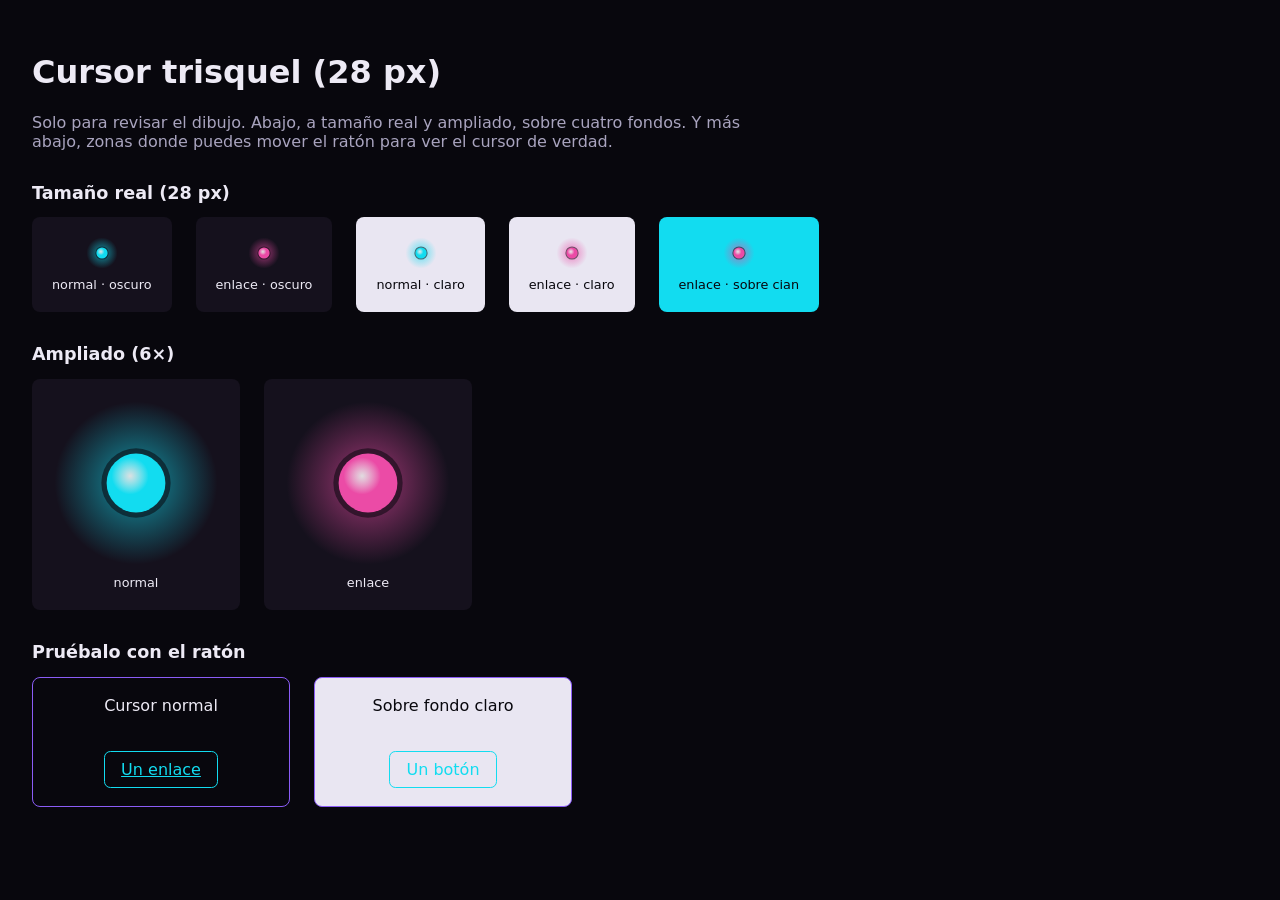
<file: diseno/cursor.html>
<!DOCTYPE html>
<html lang="es">
<head>
  <meta charset="utf-8">
  <meta name="viewport" content="width=device-width, initial-scale=1">
  <meta name="robots" content="noindex">
  <title>Revisión: cursor trisquel</title>
  <link rel="stylesheet" href="cursor.css">
</head>
<body>
  <h1>Cursor trisquel (28 px)</h1>
  <p>Solo para revisar el dibujo. Abajo, a tamaño real y ampliado, sobre cuatro fondos. Y más abajo, zonas donde puedes mover el ratón para ver el cursor de verdad.</p>

  <h2>Tamaño real (28 px)</h2>
  <div class="fila">
    <div class="muestra fondo-oscuro"><img class="real" src="../images/cursor/trisquel.svg" alt="">normal · oscuro</div>
    <div class="muestra fondo-oscuro"><img class="real" src="../images/cursor/trisquel-enlace.svg" alt="">enlace · oscuro</div>
    <div class="muestra fondo-claro"><img class="real" src="../images/cursor/trisquel.svg" alt="">normal · claro</div>
    <div class="muestra fondo-claro"><img class="real" src="../images/cursor/trisquel-enlace.svg" alt="">enlace · claro</div>
    <div class="muestra fondo-cian"><img class="real" src="../images/cursor/trisquel-enlace.svg" alt="">enlace · sobre cian</div>
  </div>

  <h2>Ampliado (6×)</h2>
  <div class="fila">
    <div class="muestra fondo-oscuro"><img class="grande" src="../images/cursor/trisquel.svg" alt="">normal</div>
    <div class="muestra fondo-oscuro"><img class="grande" src="../images/cursor/trisquel-enlace.svg" alt="">enlace</div>
  </div>

  <h2>Pruébalo con el ratón</h2>
  <div class="fila">
    <div class="prueba">Cursor normal<a href="#">Un enlace</a></div>
    <div class="prueba prueba--clara">Sobre fondo claro<button type="button">Un botón</button></div>
  </div>
</body>
</html>
</file>
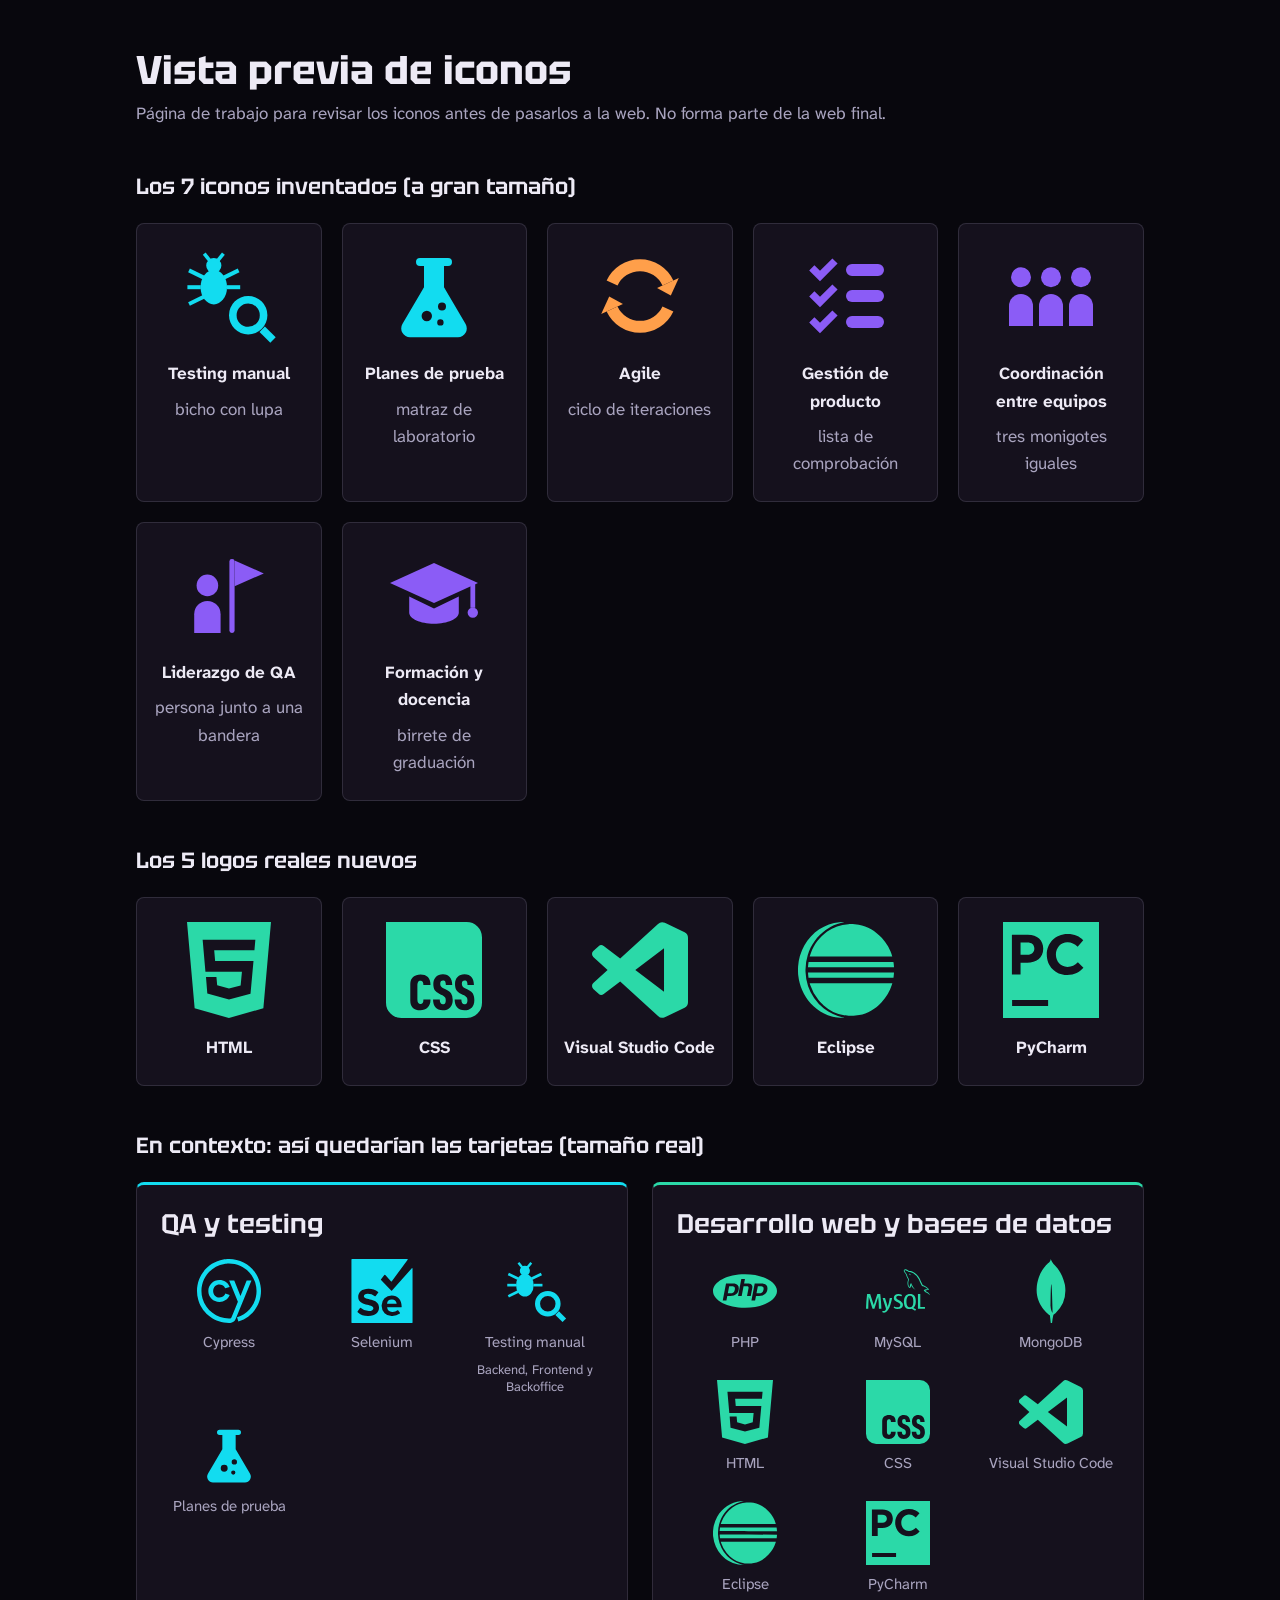
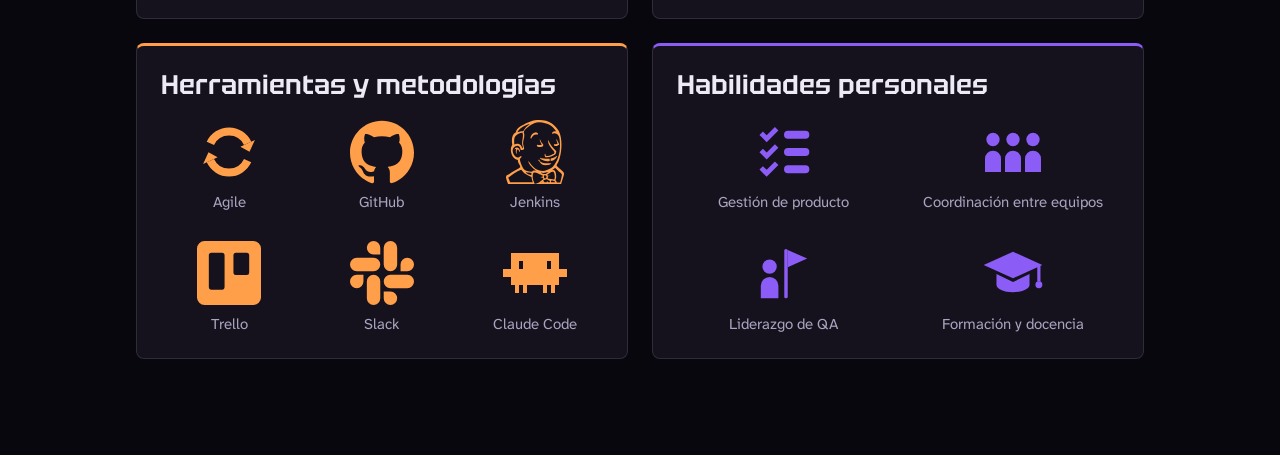
<file: diseno/iconos.html>
<!DOCTYPE html>
<html lang="es">
<head>
  <meta charset="UTF-8">
  <meta name="robots" content="noindex">
  <meta name="viewport" content="width=device-width, initial-scale=1">
  <title>Vista previa de iconos · Portfolio Mireia</title>
  <link rel="preconnect" href="https://fonts.googleapis.com">
  <link rel="preconnect" href="https://fonts.gstatic.com" crossorigin>
  <link rel="stylesheet" href="https://fonts.googleapis.com/css2?family=Atkinson+Hyperlegible+Next:ital,wght@0,400;0,600;0,700;1,400&family=Tektur:wdth,wght@75..100,400..900&display=swap">
  <link rel="stylesheet" href="../css/styles.css">
  <link rel="stylesheet" href="iconos.css">
</head>
<body>

  <!-- Logos de tecnologías (Simple Icons, CC0; originales en images/logos/) e iconos propios (originales en images/iconos/) -->
  <svg class="sprite" aria-hidden="true" focusable="false">
    <symbol id="logo-android" viewBox="0 0 24 24"><path d="M18.4395 5.5586c-.675 1.1664-1.352 2.3318-2.0274 3.498-.0366-.0155-.0742-.0286-.1113-.043-1.8249-.6957-3.484-.8-4.42-.787-1.8551.0185-3.3544.4643-4.2597.8203-.084-.1494-1.7526-3.021-2.0215-3.4864a1.1451 1.1451 0 0 0-.1406-.1914c-.3312-.364-.9054-.4859-1.379-.203-.475.282-.7136.9361-.3886 1.5019 1.9466 3.3696-.0966-.2158 1.9473 3.3593.0172.031-.4946.2642-1.3926 1.0177C2.8987 12.176.452 14.772 0 18.9902h24c-.119-1.1108-.3686-2.099-.7461-3.0683-.7438-1.9118-1.8435-3.2928-2.7402-4.1836a12.1048 12.1048 0 0 0-2.1309-1.6875c.6594-1.122 1.312-2.2559 1.9649-3.3848.2077-.3615.1886-.7956-.0079-1.1191a1.1001 1.1001 0 0 0-.8515-.5332c-.5225-.0536-.9392.3128-1.0488.5449zm-.0391 8.461c.3944.5926.324 1.3306-.1563 1.6503-.4799.3197-1.188.0985-1.582-.4941-.3944-.5927-.324-1.3307.1563-1.6504.4727-.315 1.1812-.1086 1.582.4941zM7.207 13.5273c.4803.3197.5506 1.0577.1563 1.6504-.394.5926-1.1038.8138-1.584.4941-.48-.3197-.5503-1.0577-.1563-1.6504.4008-.6021 1.1087-.8106 1.584-.4941z"/></symbol>
    <symbol id="logo-apple" viewBox="0 0 24 24"><path d="M12.152 6.896c-.948 0-2.415-1.078-3.96-1.04-2.04.027-3.91 1.183-4.961 3.014-2.117 3.675-.546 9.103 1.519 12.09 1.013 1.454 2.208 3.09 3.792 3.039 1.52-.065 2.09-.987 3.935-.987 1.831 0 2.35.987 3.96.948 1.637-.026 2.676-1.48 3.676-2.948 1.156-1.688 1.636-3.325 1.662-3.415-.039-.013-3.182-1.221-3.22-4.857-.026-3.04 2.48-4.494 2.597-4.559-1.429-2.09-3.623-2.324-4.39-2.376-2-.156-3.675 1.09-4.61 1.09zM15.53 3.83c.843-1.012 1.4-2.427 1.245-3.83-1.207.052-2.662.805-3.532 1.818-.78.896-1.454 2.338-1.273 3.714 1.338.104 2.715-.688 3.559-1.701"/></symbol>
    <symbol id="logo-claudecode" viewBox="0 0 24 24"><path d="M21 10.5h3v3h-3v3h-1.5v3H18v-3h-1.5v3H15v-3H9v3H7.5v-3H6v3H4.5v-3H3v-3H0v-3h3v-6h18Zm-15 0h1.5v-3H6Zm10.5 0H18v-3h-1.5z"/></symbol>
    <symbol id="logo-css" viewBox="0 0 24 24"><path d="M0 0v20.16A3.84 3.84 0 0 0 3.84 24h16.32A3.84 3.84 0 0 0 24 20.16V3.84A3.84 3.84 0 0 0 20.16 0Zm14.256 13.08c1.56 0 2.28 1.08 2.304 2.64h-1.608c.024-.288-.048-.6-.144-.84-.096-.192-.288-.264-.552-.264-.456 0-.696.264-.696.84-.024.576.288.888.768 1.08.72.288 1.608.744 1.92 1.296q.432.648.432 1.656c0 1.608-.912 2.592-2.496 2.592-1.656 0-2.4-1.032-2.424-2.688h1.68c0 .792.264 1.176.792 1.176.264 0 .456-.072.552-.24.192-.312.24-1.176-.048-1.512-.312-.408-.912-.6-1.32-.816q-.828-.396-1.224-.936c-.24-.36-.36-.888-.36-1.536 0-1.44.936-2.472 2.424-2.448m5.4 0c1.584 0 2.304 1.08 2.328 2.64h-1.608c0-.288-.048-.6-.168-.84-.096-.192-.264-.264-.528-.264-.48 0-.72.264-.72.84s.288.888.792 1.08c.696.288 1.608.744 1.92 1.296.264.432.408.984.408 1.656.024 1.608-.888 2.592-2.472 2.592-1.68 0-2.424-1.056-2.448-2.688h1.68c0 .744.264 1.176.792 1.176.264 0 .456-.072.552-.24.216-.312.264-1.176-.048-1.512-.288-.408-.888-.6-1.32-.816-.552-.264-.96-.576-1.2-.936s-.36-.888-.36-1.536c-.024-1.44.912-2.472 2.4-2.448m-11.031.018c.711-.006 1.419.198 1.839.63.432.432.672 1.128.648 1.992H9.336c.024-.456-.096-.792-.432-.96-.312-.144-.768-.048-.888.24-.12.264-.192.576-.168.864v3.504c0 .744.264 1.128.768 1.128a.65.65 0 0 0 .552-.264c.168-.24.192-.552.168-.84h1.776c.096 1.632-.984 2.712-2.568 2.688-1.536 0-2.496-.864-2.472-2.472v-4.032c0-.816.24-1.44.696-1.848.432-.408 1.146-.624 1.857-.63"/></symbol>
    <symbol id="logo-cypress" viewBox="0 0 24 24"><path d="M11.998.0195c-.8642 0-1.6816.1101-2.1445.1934v.002C4.1731 1.2283 0 6.1368 0 12.0018c0 1.1265.1573 2.2328.4648 3.3028.0387.1453.0915.2993.1368.4473 1.607 4.865 6.2245 8.226 11.3925 8.2285.0651 0 .2518-.0003.502-.0118.8564-.0353 1.6228-.5734 1.9512-1.369l.4736-1.1544L20.4258 8.043H18.621l-2.3164 5.871-2.334-5.871h-1.9082l3.2734 8.0117c-.8115 1.9702-1.6252 3.9395-2.4355 5.9101-.0808.1945-.2655.3284-.4727.336-.144.005-.285.0098-.4316.0098-4.5848 0-8.6672-3.0695-9.9277-7.4649a10.3058 10.3058 0 0 1-.3985-2.8437c0-5.0887 3.6521-9.3404 8.6035-10.164.2214-.037.8885-.1446 1.7246-.1446 4.4166 0 8.269 2.732 9.7305 6.8476.0558.144.0977.293.1465.4395.299.9746.4531 1.9887.4531 3.0215 0 4.5696-2.9413 8.5326-7.3164 9.8613l.4863 1.5996c5.085-1.546 8.4995-6.1518 8.502-11.459 0-1.5491-.2983-2.8706-.6504-3.8926-.0432-.1212-.0873-.2422-.1309-.3633h-.002C21.4577 3.0954 17.0444.0195 11.998.0195ZM8.4336 7.8906c-1.1999 0-2.1747.3852-2.9805 1.1758-.8007.7856-1.205 1.7736-1.205 2.9356 0 1.1544.4068 2.1368 1.205 2.9199.8058.7906 1.7806 1.1738 2.9805 1.1738 1.705 0 3.1556-.955 3.7871-2.4883l.0332-.082-1.6289-.5547c-.168.4563-.7552 1.4883-2.1914 1.4883-.6745 0-1.2437-.2344-1.6934-.6992-.4572-.4699-.6875-1.0632-.6875-1.7578 0-.6998.2253-1.2809.6875-1.7735.4522-.4648 1.019-.7012 1.6934-.7012 1.438 0 2.0238 1.0815 2.1934 1.4883l1.627-.5527-.0333-.084c-.629-1.5358-2.082-2.4883-3.7871-2.4883Z"/></symbol>
    <symbol id="logo-eclipseide" viewBox="0 0 24 24"><path d="M11.109.024a15.58 15.58 0 00-.737.023C6.728.361 3.469 2.517 1.579 5.86A12.53 12.53 0 00.021 11.11c-.04.517-.02 1.745.035 2.208.306 2.682 1.353 5.06 3.07 6.965 1.962 2.173 4.586 3.467 7.437 3.663.42.032 1.043.04 1.02.012a2.404 2.404 0 00-.338-.074c-1.674-.33-3.388-1.13-4.777-2.232a12.344 12.344 0 01-2.45-2.636A12.387 12.387 0 011.884 12.5a12.413 12.413 0 01.56-4.274c.785-2.522 2.37-4.726 4.475-6.228A11.073 11.073 0 0111.156.122l.443-.098zm1.474.51C10.646.65 8.807 1.299 7.301 2.4 5.426 3.77 3.995 5.644 3.22 7.746c-.145.397-.282.82-.282.879 0 .012 3.828.024 10.31.024 8.463 0 10.315-.008 10.315-.036 0-.047-.153-.525-.283-.878-.153-.42-.576-1.31-.82-1.722-.4-.683-.91-1.373-1.474-1.992-1.65-1.82-3.593-2.934-5.82-3.334-.785-.141-1.8-.2-2.585-.153zM23.83 9.97c-.02 0-4.792 0-10.609.004l-10.573.008-.011.059c-.036.16-.134 1.081-.134 1.242 0 .028 1.785.032 10.746.032H24v-.075c0-.102-.07-.791-.106-1.054-.02-.16-.04-.216-.063-.216zm-10.573 2.635c-9.37-.004-10.73 0-10.742.035-.02.04.024.557.075.973.02.157.035.298.035.314 0 .027 2.137.035 10.624.035h10.624l.024-.188c.043-.326.102-.97.094-1.067l-.008-.094zm.003 2.718c-8.882 0-10.321.004-10.321.035 0 .02.054.208.12.42a11.122 11.122 0 002.072 3.741c.282.342.945 1.036 1.228 1.287 1.568 1.4 3.247 2.216 5.18 2.53.605.094.886.113 1.75.11.91 0 1.297-.032 2.023-.177 2.11-.416 3.914-1.451 5.53-3.17 1.267-1.348 2.106-2.76 2.628-4.41l.117-.366z"/></symbol>
    <symbol id="logo-github" viewBox="0 0 24 24"><path d="M12 .297c-6.63 0-12 5.373-12 12 0 5.303 3.438 9.8 8.205 11.385.6.113.82-.258.82-.577 0-.285-.01-1.04-.015-2.04-3.338.724-4.042-1.61-4.042-1.61C4.422 18.07 3.633 17.7 3.633 17.7c-1.087-.744.084-.729.084-.729 1.205.084 1.838 1.236 1.838 1.236 1.07 1.835 2.809 1.305 3.495.998.108-.776.417-1.305.76-1.605-2.665-.3-5.466-1.332-5.466-5.93 0-1.31.465-2.38 1.235-3.22-.135-.303-.54-1.523.105-3.176 0 0 1.005-.322 3.3 1.23.96-.267 1.98-.399 3-.405 1.02.006 2.04.138 3 .405 2.28-1.552 3.285-1.23 3.285-1.23.645 1.653.24 2.873.12 3.176.765.84 1.23 1.91 1.23 3.22 0 4.61-2.805 5.625-5.475 5.92.42.36.81 1.096.81 2.22 0 1.606-.015 2.896-.015 3.286 0 .315.21.69.825.57C20.565 22.092 24 17.592 24 12.297c0-6.627-5.373-12-12-12"/></symbol>
    <symbol id="logo-godotengine" viewBox="0 0 24 24"><path d="M9.5598.683c-1.096.244-2.1812.5831-3.1983 1.0951.023.8981.081 1.7582.199 2.6323-.395.253-.81.47-1.178.766-.375.288-.7581.564-1.0971.9011-.6781-.448-1.3962-.869-2.1352-1.2411C1.3532 5.6934.608 6.6186 0 7.6546c.458.7411.936 1.4352 1.4521 2.0942h.014v6.3565c.012 0 .023 0 .035.003l3.8963.376c.204.02.364.184.378.3891l.12 1.7201 3.3994.242.234-1.587c.03-.206.207-.358.415-.358h4.1114c.208 0 .385.152.415.358l.234 1.587 3.3993-.242.12-1.72a.4196.4196 0 01.378-.3891l3.8954-.376c.012 0 .023-.003.035-.003v-.5071h.002V9.7498h.014c.516-.659.994-1.3531 1.4521-2.0942-.608-1.036-1.3541-1.9611-2.1512-2.8192-.739.372-1.4571.793-2.1352 1.2411-.339-.337-.721-.613-1.096-.901-.369-.296-.7841-.5131-1.1781-.7661.117-.8741.175-1.7342.199-2.6323-1.0171-.512-2.1012-.851-3.1983-1.095-.438.736-.838 1.533-1.1871 2.3121-.414-.069-.829-.094-1.2461-.099h-.016c-.417.005-.832.03-1.2461.099-.349-.779-.749-1.576-1.1881-2.3121l.001-.001zM6.4765 9.9889c1.2971 0 2.3492 1.0511 2.3492 2.3482s-1.052 2.3482-2.3492 2.3482c-1.296 0-2.3482-1.051-2.3482-2.3482 0-1.297 1.0511-2.3482 2.3482-2.3482zm11.049 0c1.296 0 2.3482 1.0511 2.3482 2.3482s-1.0511 2.3482-2.3482 2.3482-2.3492-1.051-2.3492-2.3482c0-1.297 1.051-2.3482 2.3492-2.3482zm-10.824.9301c-.861 0-1.559.698-1.559 1.5591s.698 1.5582 1.559 1.5582c.8611 0 1.5592-.698 1.5592-1.5582 0-.86-.697-1.559-1.5591-1.559zm10.598 0c-.8611 0-1.5582.698-1.5582 1.5591s.697 1.5582 1.5581 1.5582c.8611 0 1.5592-.698 1.5592-1.5582 0-.86-.697-1.559-1.5592-1.559zm-5.2985.453c.417 0 .757.308.757.6871v2.1622c0 .379-.339.687-.757.687s-.756-.308-.756-.687V12.059c0-.379.339-.687.756-.687zM1.4601 16.9464c.002.377.006.789.006.871 0 3.7014 4.6944 5.4795 10.5269 5.5005h.014c5.8325-.02 10.5259-1.7991 10.5259-5.5004 0-.084.005-.495.007-.871l-3.5023.338-.121 1.729a.421.421 0 01-.389.3901l-4.1814.296a.4203.4203 0 01-.415-.358l-.238-1.6141h-3.3863l-.238 1.6141a.4192.4192 0 01-.4451.357l-4.1513-.296c-.208-.015-.375-.181-.389-.389l-.12-1.7292-3.5044-.337z"/></symbol>
    <symbol id="logo-html5" viewBox="0 0 24 24"><path d="M1.5 0h21l-1.91 21.563L11.977 24l-8.564-2.438L1.5 0zm7.031 9.75l-.232-2.718 10.059.003.23-2.622L5.412 4.41l.698 8.01h9.126l-.326 3.426-2.91.804-2.955-.81-.188-2.11H6.248l.33 4.171L12 19.351l5.379-1.443.744-8.157H8.531z"/></symbol>
    <symbol id="logo-jenkins" viewBox="0 0 24 24"><path d="M2.872 24h-.975a3.866 3.866 0 01-.07-.197c-.215-.666-.594-1.49-.692-2.154-.146-.984.78-1.039 1.374-1.465.915-.66 1.635-1.025 2.627-1.62.295-.179 1.182-.624 1.281-.829.201-.408-.345-.982-.49-1.3-.225-.507-.345-.937-.376-1.435-.824-.13-1.455-.627-1.844-1.185-.63-.925-1.066-2.635-.525-3.936.045-.103.254-.305.285-.463.06-.308-.105-.72-.12-1.048-.06-1.692.284-3.15 1.425-3.66.463-1.84 2.113-2.453 3.673-3.367.58-.342 1.224-.562 1.89-.807 2.372-.877 6.027-.712 7.994.783.836.633 2.176 1.97 2.656 2.939 1.262 2.555 1.17 6.825.287 9.934-.12.421-.29 1.032-.533 1.533-.168.35-.689 1.05-.625 1.36.064.314 1.19 1.17 1.432 1.395.434.422 1.26.975 1.324 1.5.07.557-.248 1.336-.41 1.875-.217.721-.436 1.441-.654 2.131H2.87zm11.104-3.54c-.545-.3-1.361-.622-2.065-.757-.87-.164-.78 1.188-.75 1.994.03.643.36 1.316.51 1.744.076.197.09.41.256.449.3.068 1.29-.326 1.575-.479.6-.328 1.064-.844 1.574-1.189.016-.17.016-.34.03-.508a2.648 2.648 0 00-1.095-.277c.314-.15.75-.15 1.035-.332l.016-.193c-.496-.03-.69-.254-1.021-.436zm7.454 2.935a17.78 17.78 0 00.465-1.752c.06-.287.215-.918.178-1.176-.059-.459-.684-.799-1.004-1.086-.584-.525-.95-.975-1.56-1.469-.249.375-.78.615-.983.914 1.447-.689 1.71 2.625 1.141 3.69.09.329.391.45.514.735l-.086.166h1.29c.013 0 .03 0 .044.014zm-6.634-.012c-.05-.074-.1-.135-.15-.209l-.301.195h.45zm2.77 0c.008-.209.018-.404.03-.598-.53.029-.825-.48-1.196-.527-.324-.045-.6.361-1.02.195-.095.105-.183.227-.284.316.154.18.295.375.424.584h.815c.014-.164.135-.285.3-.285.165 0 .284.121.284.27h.66zm2.116 0c-.314-.479-.947-.898-1.68-.555l-.03.541h1.71zm-8.51 0l-.104-.344c-.225-.72-.36-1.26-.405-1.68-.914-.436-1.875-.87-2.654-1.426-.15-.105-1.109-1.35-1.23-1.305-1.739.676-3.359 1.86-4.814 2.984.256.557.48 1.141.69 1.74h8.505zm8.265-2.113c-.029-.512-.164-1.56-.48-1.74-.66-.39-1.846.78-2.34.943.045.15.135.271.15.48.285-.074.645-.029.898.092-.299.03-.629.03-.824.164-.074.195.016.48-.029.764.69.197 1.5.303 2.385.332.164-.227.225-.645.211-1.082zm-4.08-.36c-.044.375.046.51.12.943 1.26.391 1.034-1.74-.135-.959zM8.76 19.5c-.45.457 1.27 1.082 1.814 1.115 0-.29.165-.564.135-.77-.65-.118-1.502-.042-1.945-.347zm5.565.215c0 .043-.061.03-.068.064.58.451 1.014.545 1.802.51.354-.262.67-.563 1.043-.807-.855.074-1.931.607-2.774.23zm3.42-17.726c-1.606-.906-4.35-1.591-6.076-.731-1.38.692-3.27 1.84-3.899 3.292.6 1.402-.166 2.686-.226 4.109-.018.757.36 1.42.391 2.242-.2.338-.825.38-1.26.356-.146-.729-.4-1.549-1.155-1.63-1.064-.116-1.845.764-1.89 1.683-.06 1.08.833 2.864 2.085 2.745.488-.046.608-.54 1.139-.54.285.57-.445.75-.523 1.154-.016.105.06.511.104.705.233.944.744 2.16 1.245 2.88.635.9 1.884 1.051 3.229 1.141.24-.525 1.125-.48 1.706-.346-.691-.27-1.336-.945-1.875-1.529-.615-.676-1.23-1.41-1.261-2.28 1.155 1.604 2.1 3 4.2 3.704 1.59.525 3.45-.254 4.664-1.109.51-.359.811-.93 1.17-1.439 1.35-1.936 1.98-4.71 1.846-7.394-.06-1.111-.06-2.221-.436-2.955-.389-.781-1.695-1.471-2.475-.781-.15-.764.63-1.23 1.545-.96-.66-.854-1.336-1.858-2.266-2.384zM13.58 14.896c.615 1.544 2.724 1.363 4.505 1.323-.084.194-.256.435-.465.515-.57.232-2.145.408-2.937-.012-.506-.27-.824-.873-1.102-1.227-.137-.172-.795-.608-.012-.609zm.164-.87c.893.464 2.52.517 3.731.48.066.267.066.593.068.913-1.55.08-3.386-.304-3.794-1.395h-.005zm6.675-.586c-.473.9-1.145 1.897-2.539 1.928-.023-.284-.045-.735 0-.904 1.064-.103 1.727-.646 2.543-1.017zm-.649-.667c-1.02.66-2.154 1.375-3.824 1.21-.351-.31-.485-1-.14-1.458.181.313.06.885.57.97.944.165 2.038-.579 2.73-.84.42-.713-.046-.976-.42-1.433-.782-.93-1.83-2.1-1.802-3.51.314-.224.346.346.391.45.404.96 1.424 2.175 2.174 3 .18.21.48.39.51.524.092.39-.254.854-.209 1.11zm-13.439-.675c-.314-.184-.393-.99-.768-1.01-.535-.03-.438 1.05-.436 1.68-.37-.33-.435-1.365-.164-1.89-.308-.15-.445.164-.618.284.22-1.59 2.34-.734 1.99.96zM4.713 5.995c-.685.756-.54 2.174-.459 3.188 1.244-.785 2.898.06 2.883 1.394.595-.016.223-.744.115-1.215-.353-1.528.592-3.187.041-4.59-1.064.084-1.939.52-2.578 1.215zm9.12 1.113c.307.562.404 1.148.84 1.57.195.19.574.424.387.95-.045.121-.365.391-.551.45-.674.195-2.254.03-1.721-.81.563.015 1.314.36 1.732-.045-.314-.524-.885-1.53-.674-2.13zm6.198-.013h.068c.33.668.6 1.375 1.004 1.965-.27.628-2.053 1.19-2.023.057.39-.17 1.05-.035 1.395-.25-.193-.556-.48-1.006-.434-1.771zm-6.927-1.617c-1.422-.33-2.131.592-2.56 1.553-.384-.094-.231-.615-.135-.883.255-.701 1.28-1.633 2.119-1.506.359.057.848.386.576.834zM9.642 1.593c-1.56.44-3.56 1.574-4.2 2.974.495-.07.84-.321 1.33-.351.186-.016.428.074.641.015.424-.104.78-1.065 1.102-1.41.31-.345.685-.496.94-.81.167-.09.409-.074.42-.33-.073-.075-.15-.135-.232-.105v.017z"/></symbol>
    <symbol id="logo-linux" viewBox="0 0 24 24"><path d="M12.504 0c-.155 0-.315.008-.48.021-4.226.333-3.105 4.807-3.17 6.298-.076 1.092-.3 1.953-1.05 3.02-.885 1.051-2.127 2.75-2.716 4.521-.278.832-.41 1.684-.287 2.489a.424.424 0 00-.11.135c-.26.268-.45.6-.663.839-.199.199-.485.267-.797.4-.313.136-.658.269-.864.68-.09.189-.136.394-.132.602 0 .199.027.4.055.536.058.399.116.728.04.97-.249.68-.28 1.145-.106 1.484.174.334.535.47.94.601.81.2 1.91.135 2.774.6.926.466 1.866.67 2.616.47.526-.116.97-.464 1.208-.946.587-.003 1.23-.269 2.26-.334.699-.058 1.574.267 2.577.2.025.134.063.198.114.333l.003.003c.391.778 1.113 1.132 1.884 1.071.771-.06 1.592-.536 2.257-1.306.631-.765 1.683-1.084 2.378-1.503.348-.199.629-.469.649-.853.023-.4-.2-.811-.714-1.376v-.097l-.003-.003c-.17-.2-.25-.535-.338-.926-.085-.401-.182-.786-.492-1.046h-.003c-.059-.054-.123-.067-.188-.135a.357.357 0 00-.19-.064c.431-1.278.264-2.55-.173-3.694-.533-1.41-1.465-2.638-2.175-3.483-.796-1.005-1.576-1.957-1.56-3.368.026-2.152.236-6.133-3.544-6.139zm.529 3.405h.013c.213 0 .396.062.584.198.19.135.33.332.438.533.105.259.158.459.166.724 0-.02.006-.04.006-.06v.105a.086.086 0 01-.004-.021l-.004-.024a1.807 1.807 0 01-.15.706.953.953 0 01-.213.335.71.71 0 00-.088-.042c-.104-.045-.198-.064-.284-.133a1.312 1.312 0 00-.22-.066c.05-.06.146-.133.183-.198.053-.128.082-.264.088-.402v-.02a1.21 1.21 0 00-.061-.4c-.045-.134-.101-.2-.183-.333-.084-.066-.167-.132-.267-.132h-.016c-.093 0-.176.03-.262.132a.8.8 0 00-.205.334 1.18 1.18 0 00-.09.4v.019c.002.089.008.179.02.267-.193-.067-.438-.135-.607-.202a1.635 1.635 0 01-.018-.2v-.02a1.772 1.772 0 01.15-.768c.082-.22.232-.406.43-.533a.985.985 0 01.594-.2zm-2.962.059h.036c.142 0 .27.048.399.135.146.129.264.288.344.465.09.199.14.4.153.667v.004c.007.134.006.2-.002.266v.08c-.03.007-.056.018-.083.024-.152.055-.274.135-.393.2.012-.09.013-.18.003-.267v-.015c-.012-.133-.04-.2-.082-.333a.613.613 0 00-.166-.267.248.248 0 00-.183-.064h-.021c-.071.006-.13.04-.186.132a.552.552 0 00-.12.27.944.944 0 00-.023.33v.015c.012.135.037.2.08.334.046.134.098.2.166.268.01.009.02.018.034.024-.07.057-.117.07-.176.136a.304.304 0 01-.131.068 2.62 2.62 0 01-.275-.402 1.772 1.772 0 01-.155-.667 1.759 1.759 0 01.08-.668 1.43 1.43 0 01.283-.535c.128-.133.26-.2.418-.2zm1.37 1.706c.332 0 .733.065 1.216.399.293.2.523.269 1.052.468h.003c.255.136.405.266.478.399v-.131a.571.571 0 01.016.47c-.123.31-.516.643-1.063.842v.002c-.268.135-.501.333-.775.465-.276.135-.588.292-1.012.267a1.139 1.139 0 01-.448-.067 3.566 3.566 0 01-.322-.198c-.195-.135-.363-.332-.612-.465v-.005h-.005c-.4-.246-.616-.512-.686-.71-.07-.268-.005-.47.193-.6.224-.135.38-.271.483-.336.104-.074.143-.102.176-.131h.002v-.003c.169-.202.436-.47.839-.601.139-.036.294-.065.466-.065zm2.8 2.142c.358 1.417 1.196 3.475 1.735 4.473.286.534.855 1.659 1.102 3.024.156-.005.33.018.513.064.646-1.671-.546-3.467-1.089-3.966-.22-.2-.232-.335-.123-.335.59.534 1.365 1.572 1.646 2.757.13.535.16 1.104.021 1.67.067.028.135.06.205.067 1.032.534 1.413.938 1.23 1.537v-.043c-.06-.003-.12 0-.18 0h-.016c.151-.467-.182-.825-1.065-1.224-.915-.4-1.646-.336-1.77.465-.008.043-.013.066-.018.135-.068.023-.139.053-.209.064-.43.268-.662.669-.793 1.187-.13.533-.17 1.156-.205 1.869v.003c-.02.334-.17.838-.319 1.35-1.5 1.072-3.58 1.538-5.348.334a2.645 2.645 0 00-.402-.533 1.45 1.45 0 00-.275-.333c.182 0 .338-.03.465-.067a.615.615 0 00.314-.334c.108-.267 0-.697-.345-1.163-.345-.467-.931-.995-1.788-1.521-.63-.4-.986-.87-1.15-1.396-.165-.534-.143-1.085-.015-1.645.245-1.07.873-2.11 1.274-2.763.107-.065.037.135-.408.974-.396.751-1.14 2.497-.122 3.854a8.123 8.123 0 01.647-2.876c.564-1.278 1.743-3.504 1.836-5.268.048.036.217.135.289.202.218.133.38.333.59.465.21.201.477.335.876.335.039.003.075.006.11.006.412 0 .73-.134.997-.268.29-.134.52-.334.74-.4h.005c.467-.135.835-.402 1.044-.7zm2.185 8.958c.037.6.343 1.245.882 1.377.588.134 1.434-.333 1.791-.765l.211-.01c.315-.007.577.01.847.268l.003.003c.208.199.305.53.391.876.085.4.154.78.409 1.066.486.527.645.906.636 1.14l.003-.007v.018l-.003-.012c-.015.262-.185.396-.498.595-.63.401-1.746.712-2.457 1.57-.618.737-1.37 1.14-2.036 1.191-.664.053-1.237-.2-1.574-.898l-.005-.003c-.21-.4-.12-1.025.056-1.69.176-.668.428-1.344.463-1.897.037-.714.076-1.335.195-1.814.12-.465.308-.797.641-.984l.045-.022zm-10.814.049h.01c.053 0 .105.005.157.014.376.055.706.333 1.023.752l.91 1.664.003.003c.243.533.754 1.064 1.189 1.637.434.598.77 1.131.729 1.57v.006c-.057.744-.48 1.148-1.125 1.294-.645.135-1.52.002-2.395-.464-.968-.536-2.118-.469-2.857-.602-.369-.066-.61-.2-.723-.4-.11-.2-.113-.602.123-1.23v-.004l.002-.003c.117-.334.03-.752-.027-1.118-.055-.401-.083-.71.043-.94.16-.334.396-.4.69-.533.294-.135.64-.202.915-.47h.002v-.002c.256-.268.445-.601.668-.838.19-.201.38-.336.663-.336zm7.159-9.074c-.435.201-.945.535-1.488.535-.542 0-.97-.267-1.28-.466-.154-.134-.28-.268-.373-.335-.164-.134-.144-.333-.074-.333.109.016.129.134.199.2.096.066.215.2.36.333.292.2.68.467 1.167.467.485 0 1.053-.267 1.398-.466.195-.135.445-.334.648-.467.156-.136.149-.267.279-.267.128.016.034.134-.147.332a8.097 8.097 0 01-.69.468zm-1.082-1.583V5.64c-.006-.02.013-.042.029-.05.074-.043.18-.027.26.004.063 0 .16.067.15.135-.006.049-.085.066-.135.066-.055 0-.092-.043-.141-.068-.052-.018-.146-.008-.163-.065zm-.551 0c-.02.058-.113.049-.166.066-.047.025-.086.068-.14.068-.05 0-.13-.02-.136-.068-.01-.066.088-.133.15-.133.08-.031.184-.047.259-.005.019.009.036.03.03.05v.02h.003z"/></symbol>
    <symbol id="logo-mongodb" viewBox="0 0 24 24"><path d="M17.193 9.555c-1.264-5.58-4.252-7.414-4.573-8.115-.28-.394-.53-.954-.735-1.44-.036.495-.055.685-.523 1.184-.723.566-4.438 3.682-4.74 10.02-.282 5.912 4.27 9.435 4.888 9.884l.07.05A73.49 73.49 0 0111.91 24h.481c.114-1.032.284-2.056.51-3.07.417-.296.604-.463.85-.693a11.342 11.342 0 003.639-8.464c.01-.814-.103-1.662-.197-2.218zm-5.336 8.195s0-8.291.275-8.29c.213 0 .49 10.695.49 10.695-.381-.045-.765-1.76-.765-2.405z"/></symbol>
    <symbol id="logo-mysql" viewBox="0 0 24 24"><path d="M16.405 5.501c-.115 0-.193.014-.274.033v.013h.014c.054.104.146.18.214.273.054.107.1.214.154.32l.014-.015c.094-.066.14-.172.14-.333-.04-.047-.046-.094-.08-.14-.04-.067-.126-.1-.18-.153zM5.77 18.695h-.927a50.854 50.854 0 00-.27-4.41h-.008l-1.41 4.41H2.45l-1.4-4.41h-.01a72.892 72.892 0 00-.195 4.41H0c.055-1.966.192-3.81.41-5.53h1.15l1.335 4.064h.008l1.347-4.064h1.095c.242 2.015.384 3.86.428 5.53zm4.017-4.08c-.378 2.045-.876 3.533-1.492 4.46-.482.716-1.01 1.073-1.583 1.073-.153 0-.34-.046-.566-.138v-.494c.11.017.24.026.386.026.268 0 .483-.075.647-.222.197-.18.295-.382.295-.605 0-.155-.077-.47-.23-.944L6.23 14.615h.91l.727 2.36c.164.536.233.91.205 1.123.4-1.064.678-2.227.835-3.483zm12.325 4.08h-2.63v-5.53h.885v4.85h1.745zm-3.32.135l-1.016-.5c.09-.076.177-.158.255-.25.433-.506.648-1.258.648-2.253 0-1.83-.718-2.746-2.155-2.746-.704 0-1.254.232-1.65.697-.43.508-.646 1.256-.646 2.245 0 .972.19 1.686.574 2.14.35.41.877.615 1.583.615.264 0 .506-.033.725-.098l1.325.772.36-.622zM15.5 17.588c-.225-.36-.337-.94-.337-1.736 0-1.393.424-2.09 1.27-2.09.443 0 .77.167.977.5.224.362.336.936.336 1.723 0 1.404-.424 2.108-1.27 2.108-.445 0-.77-.167-.978-.5zm-1.658-.425c0 .47-.172.856-.516 1.156-.344.3-.803.45-1.384.45-.543 0-1.064-.172-1.573-.515l.237-.476c.438.22.833.328 1.19.328.332 0 .593-.073.783-.22a.754.754 0 00.3-.615c0-.33-.23-.61-.648-.845-.388-.213-1.163-.657-1.163-.657-.422-.307-.632-.636-.632-1.177 0-.45.157-.81.47-1.085.315-.278.72-.415 1.22-.415.512 0 .98.136 1.4.41l-.213.476a2.726 2.726 0 00-1.064-.23c-.283 0-.502.068-.654.206a.685.685 0 00-.248.524c0 .328.234.61.666.85.393.215 1.187.67 1.187.67.433.305.648.63.648 1.168zm9.382-5.852c-.535-.014-.95.04-1.297.188-.1.04-.26.04-.274.167.055.053.063.14.11.214.08.134.218.313.346.407.14.11.28.216.427.31.26.16.555.255.81.416.145.094.293.213.44.313.073.05.12.14.214.172v-.02c-.046-.06-.06-.147-.105-.214-.067-.067-.134-.127-.2-.193a3.223 3.223 0 00-.695-.675c-.214-.146-.682-.35-.77-.595l-.013-.014c.146-.013.32-.066.46-.106.227-.06.435-.047.67-.106.106-.027.213-.06.32-.094v-.06c-.12-.12-.21-.283-.334-.395a8.867 8.867 0 00-1.104-.823c-.21-.134-.476-.22-.697-.334-.08-.04-.214-.06-.26-.127-.12-.146-.19-.34-.275-.514a17.69 17.69 0 01-.547-1.163c-.12-.262-.193-.523-.34-.763-.69-1.137-1.437-1.826-2.586-2.5-.247-.14-.543-.2-.856-.274-.167-.008-.334-.02-.5-.027-.11-.047-.216-.174-.31-.235-.38-.24-1.364-.76-1.644-.072-.18.434.267.862.422 1.082.115.153.26.328.34.5.047.116.06.235.107.356.106.294.207.622.347.897.073.14.153.287.247.413.054.073.146.107.167.227-.094.136-.1.334-.154.5-.24.757-.146 1.693.194 2.25.107.166.362.534.703.393.3-.12.234-.5.32-.835.02-.08.007-.133.048-.187v.015c.094.188.188.367.274.555.206.328.566.668.867.895.16.12.287.328.487.402v-.02h-.015c-.043-.058-.1-.086-.154-.133a3.445 3.445 0 01-.35-.4 8.76 8.76 0 01-.747-1.218c-.11-.21-.202-.436-.29-.643-.04-.08-.04-.2-.107-.24-.1.146-.247.273-.32.453-.127.288-.14.642-.188 1.01-.027.007-.014 0-.027.014-.214-.052-.287-.274-.367-.46-.2-.475-.233-1.238-.06-1.785.047-.14.247-.582.167-.716-.042-.127-.174-.2-.247-.303a2.478 2.478 0 01-.24-.427c-.16-.374-.24-.788-.414-1.162-.08-.173-.22-.354-.334-.513-.127-.18-.267-.307-.368-.52-.033-.073-.08-.194-.027-.274.014-.054.042-.075.094-.09.088-.072.335.022.422.062.247.1.455.194.662.334.094.066.195.193.315.226h.14c.214.047.455.014.655.073.355.114.675.28.962.46a5.953 5.953 0 012.085 2.286c.08.154.115.295.188.455.14.33.313.663.455.982.14.315.275.636.476.897.1.14.502.213.682.286.133.06.34.115.46.188.23.14.454.3.67.454.11.076.443.243.463.378z"/></symbol>
    <symbol id="logo-php" viewBox="0 0 24 24"><path d="M7.01 10.207h-.944l-.515 2.648h.838c.556 0 .97-.105 1.242-.314.272-.21.455-.559.55-1.049.092-.47.05-.802-.124-.995-.175-.193-.523-.29-1.047-.29zM12 5.688C5.373 5.688 0 8.514 0 12s5.373 6.313 12 6.313S24 15.486 24 12c0-3.486-5.373-6.312-12-6.312zm-3.26 7.451c-.261.25-.575.438-.917.551-.336.108-.765.164-1.285.164H5.357l-.327 1.681H3.652l1.23-6.326h2.65c.797 0 1.378.209 1.744.628.366.418.476 1.002.33 1.752a2.836 2.836 0 0 1-.305.847c-.143.255-.33.49-.561.703zm4.024.715l.543-2.799c.063-.318.039-.536-.068-.651-.107-.116-.336-.174-.687-.174H11.46l-.704 3.625H9.388l1.23-6.327h1.367l-.327 1.682h1.218c.767 0 1.295.134 1.586.401s.378.7.263 1.299l-.572 2.944h-1.389zm7.597-2.265a2.782 2.782 0 0 1-.305.847c-.143.255-.33.49-.561.703a2.44 2.44 0 0 1-.917.551c-.336.108-.765.164-1.286.164h-1.18l-.327 1.682h-1.378l1.23-6.326h2.649c.797 0 1.378.209 1.744.628.366.417.477 1.001.331 1.751zM17.766 10.207h-.943l-.516 2.648h.838c.557 0 .971-.105 1.242-.314.272-.21.455-.559.551-1.049.092-.47.049-.802-.125-.995s-.524-.29-1.047-.29z"/></symbol>
    <symbol id="logo-pycharm" viewBox="0 0 24 24"><path d="M7.833 6.666v-.055c0-1-.667-1.5-1.778-1.5H4.389v3.055h1.723c1.111 0 1.721-.666 1.721-1.5zM0 0v24h24V0H0zm2.223 3.167h4c2.389 0 3.833 1.389 3.833 3.445v.055c0 2.278-1.778 3.5-4.001 3.5H4.389v2.945H2.223V3.167zM11.277 21h-9v-1.5h9V21zm4.779-7.777c-2.944.055-5.111-2.223-5.111-5.057C10.944 5.333 13.056 3 16.111 3c1.889 0 3 .611 3.944 1.556l-1.389 1.61c-.778-.722-1.556-1.111-2.556-1.111-1.658 0-2.873 1.375-2.887 3.084.014 1.709 1.174 3.083 2.887 3.083 1.111 0 1.833-.445 2.61-1.167l1.39 1.389c-.999 1.112-2.166 1.779-4.054 1.779z"/></symbol>
    <symbol id="logo-selenium" viewBox="0 0 24 24"><path d="M23.174 3.468l-7.416 8.322a.228.228 0 0 1-.33 0l-3.786-3.9a.228.228 0 0 1 0-.282L12.872 6a.228.228 0 0 1 .366 0l2.106 2.346a.228.228 0 0 0 .342 0l5.94-8.094A.162.162 0 0 0 21.5 0H.716a.174.174 0 0 0-.174.174v23.652A.174.174 0 0 0 .716 24h22.566a.174.174 0 0 0 .174-.174V3.6a.162.162 0 0 0-.282-.132zM6.932 21.366a5.706 5.706 0 0 1-4.05-1.44.222.222 0 0 1 0-.288l.882-1.236a.222.222 0 0 1 .33-.036 4.338 4.338 0 0 0 2.964 1.158c1.158 0 1.722-.534 1.722-1.098 0-1.752-5.7-.552-5.7-4.278 0-1.65 1.428-3 3.756-3a5.568 5.568 0 0 1 3.708 1.242.222.222 0 0 1 0 .3l-.906 1.2a.222.222 0 0 1-.318.036 4.29 4.29 0 0 0-2.706-.936c-.906 0-1.41.402-1.41.996 0 1.572 5.688.522 5.688 4.2.006 1.812-1.284 3.18-3.96 3.18zm12.438-3.432a.192.192 0 0 1-.192.192h-5.202a.06.06 0 0 0-.06.066 1.986 1.986 0 0 0 2.106 1.638 3.264 3.264 0 0 0 1.8-.6.192.192 0 0 1 .276.042l.636.93a.198.198 0 0 1-.042.264 4.71 4.71 0 0 1-2.892.9 3.726 3.726 0 0 1-3.93-3.87 3.744 3.744 0 0 1 3.81-3.852c2.196 0 3.684 1.644 3.684 4.05zm-3.684-2.748a1.758 1.758 0 0 0-1.8 1.56.06.06 0 0 0 .06.066h3.492a.06.06 0 0 0 .06-.066 1.698 1.698 0 0 0-1.812-1.56Z"/></symbol>
    <symbol id="logo-slack" viewBox="0 0 24 24"><path d="M5.042 15.165a2.528 2.528 0 0 1-2.52 2.523A2.528 2.528 0 0 1 0 15.165a2.527 2.527 0 0 1 2.522-2.52h2.52v2.52zM6.313 15.165a2.527 2.527 0 0 1 2.521-2.52 2.527 2.527 0 0 1 2.521 2.52v6.313A2.528 2.528 0 0 1 8.834 24a2.528 2.528 0 0 1-2.521-2.522v-6.313zM8.834 5.042a2.528 2.528 0 0 1-2.521-2.52A2.528 2.528 0 0 1 8.834 0a2.528 2.528 0 0 1 2.521 2.522v2.52H8.834zM8.834 6.313a2.528 2.528 0 0 1 2.521 2.521 2.528 2.528 0 0 1-2.521 2.521H2.522A2.528 2.528 0 0 1 0 8.834a2.528 2.528 0 0 1 2.522-2.521h6.312zM18.956 8.834a2.528 2.528 0 0 1 2.522-2.521A2.528 2.528 0 0 1 24 8.834a2.528 2.528 0 0 1-2.522 2.521h-2.522V8.834zM17.688 8.834a2.528 2.528 0 0 1-2.523 2.521 2.527 2.527 0 0 1-2.52-2.521V2.522A2.527 2.527 0 0 1 15.165 0a2.528 2.528 0 0 1 2.523 2.522v6.312zM15.165 18.956a2.528 2.528 0 0 1 2.523 2.522A2.528 2.528 0 0 1 15.165 24a2.527 2.527 0 0 1-2.52-2.522v-2.522h2.52zM15.165 17.688a2.527 2.527 0 0 1-2.52-2.523 2.526 2.526 0 0 1 2.52-2.52h6.313A2.527 2.527 0 0 1 24 15.165a2.528 2.528 0 0 1-2.522 2.523h-6.313z"/></symbol>
    <symbol id="logo-trello" viewBox="0 0 24 24"><path d="M21.147 0H2.853A2.86 2.86 0 000 2.853v18.294A2.86 2.86 0 002.853 24h18.294A2.86 2.86 0 0024 21.147V2.853A2.86 2.86 0 0021.147 0zM10.34 17.287a.953.953 0 01-.953.953h-4a.954.954 0 01-.954-.953V5.38a.953.953 0 01.954-.953h4a.954.954 0 01.953.953zm9.233-5.467a.944.944 0 01-.953.947h-4a.947.947 0 01-.953-.947V5.38a.953.953 0 01.953-.953h4a.954.954 0 01.953.953z"/></symbol>
    <symbol id="logo-unity" viewBox="0 0 24 24"><path d="m12.9288 4.2939 3.7997 2.1929c.1366.077.1415.2905 0 .3675l-4.515 2.6076a.4192.4192 0 0 1-.4246 0L7.274 6.8543c-.139-.0745-.1415-.293 0-.3675l3.7972-2.193V0L1.3758 5.5977V16.793l3.7177-2.1456v-4.3858c-.0025-.1565.1813-.2682.318-.1838l4.5148 2.6076a.4252.4252 0 0 1 .2136.3676v5.2127c.0025.1565-.1813.2682-.3179.1838l-3.7996-2.1929-3.7178 2.1457L12 24l9.6954-5.5977-3.7178-2.1457-3.7996 2.1929c-.1341.082-.3229-.0248-.3179-.1838V13.053c0-.1565.087-.2956.2136-.3676l4.5149-2.6076c.134-.082.3228.0224.3179.1838v4.3858l3.7177 2.1456V5.5977L12.9288 0Z"/></symbol>
    <symbol id="logo-unrealengine" viewBox="0 0 24 24"><path d="M12 0a12 12 0 1012 12A12 12 0 0012 0zm0 23.52A11.52 11.52 0 1123.52 12 11.52 11.52 0 0112 23.52zm7.13-9.791c-.206.997-1.126 3.557-4.06 4.942l-1.179-1.325-1.988 2a7.338 7.338 0 01-5.804-2.978 2.859 2.859 0 00.65.123c.326.006.678-.114.678-.66v-5.394a.89.89 0 00-1.116-.89c-.92.212-1.656 2.509-1.656 2.509a7.304 7.304 0 012.528-5.597 7.408 7.408 0 013.73-1.721c-1.006.573-1.57 1.507-1.57 2.29 0 1.262.76 1.109.984.923v7.28a1.157 1.157 0 00.148.256 1.075 1.075 0 00.88.445c.76 0 1.747-.868 1.747-.868V9.172c0-.6-.452-1.324-.905-1.572 0 0 .838-.149 1.484.346a5.537 5.537 0 01.387-.425c1.508-1.48 2.929-1.902 4.112-2.112 0 0-2.151 1.69-2.151 3.96 0 1.687.043 5.801.043 5.801.799.771 1.986-.342 3.059-1.441Z"/></symbol>
    <symbol id="logo-visualstudiocode" viewBox="0 0 24 24"><path d="M23.15 2.587L18.21.21a1.494 1.494 0 0 0-1.705.29l-9.46 8.63-4.12-3.128a.999.999 0 0 0-1.276.057L.327 7.261A1 1 0 0 0 .326 8.74L3.899 12 .326 15.26a1 1 0 0 0 .001 1.479L1.65 17.94a.999.999 0 0 0 1.276.057l4.12-3.128 9.46 8.63a1.492 1.492 0 0 0 1.704.29l4.942-2.377A1.5 1.5 0 0 0 24 20.06V3.939a1.5 1.5 0 0 0-.85-1.352zm-5.146 14.861L10.826 12l7.178-5.448v10.896z"/></symbol>
    <symbol id="logo-windows" viewBox="0 0 24 24"><path d="M0,0H11.377V11.372H0ZM12.623,0H24V11.372H12.623ZM0,12.623H11.377V24H0Zm12.623,0H24V24H12.623"/></symbol>
    <symbol id="icono-bug" viewBox="0 0 24 24"><path d="M4.9 9.8a3.3 4.3 0 1 0 6.6 0a3.3 4.3 0 1 0 -6.6 0z"/><path d="M6.3 4.4a1.9 1.9 0 1 0 3.8 0a1.9 1.9 0 1 0 -3.8 0z"/><path d="M7.75 3.12L6.15 1.12L5.45 1.68L7.05 3.68z"/><path d="M9.35 3.68L10.95 1.68L10.25 1.12L8.65 3.12z"/><path d="M5.92 6.95L2.22 5.15L1.78 6.05L5.48 7.85z"/><path d="M4.95 9.3L1.6 9.3L1.6 10.3L4.95 10.3z"/><path d="M5.48 11.75L1.78 13.55L2.22 14.45L5.92 12.65z"/><path d="M10.92 7.85L14.62 6.05L14.18 5.15L10.48 6.95z"/><path d="M11.45 10.3L14.8 10.3L14.8 9.3L11.45 9.3z"/><path fill-rule="evenodd" d="M12 16.8a4.8 4.8 0 1 0 9.6 0a4.8 4.8 0 1 0 -9.6 0zM13.9 16.8a2.9 2.9 0 1 0 5.8 0a2.9 2.9 0 1 0 -5.8 0z"/><path d="M19.63 20.97L22.33 23.67L23.67 22.33L20.97 19.63z"/></symbol>
    <symbol id="icono-ciclo" viewBox="0 0 24 24"><path d="M3.66 8.11A9.2 9.2 0 0 1 20.34 8.11L17.62 9.38A6.2 6.2 0 0 0 6.38 9.38z"/><path d="M16.26 10.01L21.7 7.48L19.7 11.87z"/><path d="M20.34 15.89A9.2 9.2 0 0 1 3.66 15.89L6.38 14.62A6.2 6.2 0 0 0 17.62 14.62z"/><path d="M7.74 13.99L2.3 16.52L4.3 12.13z"/></symbol>
    <symbol id="icono-docencia" viewBox="0 0 24 24"><path d="M12 4L23 9L12 14L1 9z"/><path d="M5.8 12.4L12 15.4L18.2 12.4V16.4C18.2 18 15.4 19.2 12 19.2C8.6 19.2 5.8 18 5.8 16.4z"/><path d="M21.1 9.2L21.1 15.2L22.3 15.2L22.3 9.2z"/><path d="M20.4 16.4a1.3 1.3 0 1 0 2.6 0a1.3 1.3 0 1 0 -2.6 0z"/></symbol>
    <symbol id="icono-equipo" viewBox="0 0 24 24"><path d="M2 7.3a2.5 2.5 0 1 0 5 0a2.5 2.5 0 1 0 -5 0z"/><path d="M1.5 19.5V14.5a3 3 0 0 1 6 0V19.5z"/><path d="M9.5 7.3a2.5 2.5 0 1 0 5 0a2.5 2.5 0 1 0 -5 0z"/><path d="M9 19.5V14.5a3 3 0 0 1 6 0V19.5z"/><path d="M17 7.3a2.5 2.5 0 1 0 5 0a2.5 2.5 0 1 0 -5 0z"/><path d="M16.5 19.5V14.5a3 3 0 0 1 6 0V19.5z"/></symbol>
    <symbol id="icono-liderazgo" viewBox="0 0 24 24"><path d="M3.9 9.6a2.7 2.7 0 1 0 5.4 0a2.7 2.7 0 1 0 -5.4 0z"/><path d="M3.3 21.5V16.8a3.3 3.3 0 0 1 6.6 0V21.5z"/><path d="M12.7 3H12.8a0.6 0.6 0 0 1 0.6 0.6V20.9a0.6 0.6 0 0 1 -0.6 0.6H12.7a0.6 0.6 0 0 1 -0.6 -0.6V3.6a0.6 0.6 0 0 1 0.6 -0.6z"/><path d="M13.4 3.4L20.7 6.6L13.4 9.8z"/></symbol>
    <symbol id="icono-lista-comprobacion" viewBox="0 0 24 24"><path d="M2.8 5.6L4.1 4.3L5.5 5.7L8.6 2.6L9.9 3.9L5.5 8.3z"/><path d="M2.8 12.1L4.1 10.8L5.5 12.2L8.6 9.1L9.9 10.4L5.5 14.8z"/><path d="M2.8 18.6L4.1 17.3L5.5 18.7L8.6 15.6L9.9 16.9L5.5 21.3z"/><path d="M13.5 4H20a1.5 1.5 0 0 1 1.5 1.5V5.5a1.5 1.5 0 0 1 -1.5 1.5H13.5a1.5 1.5 0 0 1 -1.5 -1.5V5.5a1.5 1.5 0 0 1 1.5 -1.5z"/><path d="M13.5 10.5H20a1.5 1.5 0 0 1 1.5 1.5V12a1.5 1.5 0 0 1 -1.5 1.5H13.5a1.5 1.5 0 0 1 -1.5 -1.5V12a1.5 1.5 0 0 1 1.5 -1.5z"/><path d="M13.5 17H20a1.5 1.5 0 0 1 1.5 1.5V18.5a1.5 1.5 0 0 1 -1.5 1.5H13.5a1.5 1.5 0 0 1 -1.5 -1.5V18.5a1.5 1.5 0 0 1 1.5 -1.5z"/></symbol>
    <symbol id="icono-matraz" viewBox="0 0 24 24"><path fill-rule="evenodd" d="M8.5 2.5h7a1 1 0 0 1 0 2H14.5v5.3l5.4 9.2a2.2 2.2 0 0 1-1.9 3.3H6a2.2 2.2 0 0 1-1.9-3.3l5.4-9.2V4.5H8.5a1 1 0 0 1 0-2zM8.9 17a1.3 1.3 0 1 0 2.6 0a1.3 1.3 0 1 0 -2.6 0zM13 14.6a1 1 0 1 0 2 0a1 1 0 1 0 -2 0zM12.8 18.6a0.8 0.8 0 1 0 1.6 0a0.8 0.8 0 1 0 -1.6 0z"/></symbol>
  </svg>

  <main class="vista">
    <h1 class="vista__titulo">Vista previa de iconos</h1>
    <p class="vista__nota">Página de trabajo para revisar los iconos antes de pasarlos a la web. No forma parte de la web final.</p>

    <h2>Los 7 iconos inventados (a gran tamaño)</h2>
    <ul class="vista__rejilla">
      <li class="vista__icono acento-cian">
        <svg aria-hidden="true" focusable="false"><use href="#icono-bug"/></svg>
        <strong>Testing manual</strong><span>bicho con lupa</span>
      </li>
      <li class="vista__icono acento-cian">
        <svg aria-hidden="true" focusable="false"><use href="#icono-matraz"/></svg>
        <strong>Planes de prueba</strong><span>matraz de laboratorio</span>
      </li>
      <li class="vista__icono acento-ambar">
        <svg aria-hidden="true" focusable="false"><use href="#icono-ciclo"/></svg>
        <strong>Agile</strong><span>ciclo de iteraciones</span>
      </li>
      <li class="vista__icono acento-violeta">
        <svg aria-hidden="true" focusable="false"><use href="#icono-lista-comprobacion"/></svg>
        <strong>Gestión de producto</strong><span>lista de comprobación</span>
      </li>
      <li class="vista__icono acento-violeta">
        <svg aria-hidden="true" focusable="false"><use href="#icono-equipo"/></svg>
        <strong>Coordinación entre equipos</strong><span>tres monigotes iguales</span>
      </li>
      <li class="vista__icono acento-violeta">
        <svg aria-hidden="true" focusable="false"><use href="#icono-liderazgo"/></svg>
        <strong>Liderazgo de QA</strong><span>persona junto a una bandera</span>
      </li>
      <li class="vista__icono acento-violeta">
        <svg aria-hidden="true" focusable="false"><use href="#icono-docencia"/></svg>
        <strong>Formación y docencia</strong><span>birrete de graduación</span>
      </li>
    </ul>

    <h2>Los 5 logos reales nuevos</h2>
    <ul class="vista__rejilla">
      <li class="vista__icono acento-turquesa">
        <svg aria-hidden="true" focusable="false"><use href="#logo-html5"/></svg><strong>HTML</strong>
      </li>
      <li class="vista__icono acento-turquesa">
        <svg aria-hidden="true" focusable="false"><use href="#logo-css"/></svg><strong>CSS</strong>
      </li>
      <li class="vista__icono acento-turquesa">
        <svg aria-hidden="true" focusable="false"><use href="#logo-visualstudiocode"/></svg><strong>Visual Studio Code</strong>
      </li>
      <li class="vista__icono acento-turquesa">
        <svg aria-hidden="true" focusable="false"><use href="#logo-eclipseide"/></svg><strong>Eclipse</strong>
      </li>
      <li class="vista__icono acento-turquesa">
        <svg aria-hidden="true" focusable="false"><use href="#logo-pycharm"/></svg><strong>PyCharm</strong>
      </li>
    </ul>

    <h2>En contexto: así quedarían las tarjetas (tamaño real)</h2>
    <ul class="vista__paneles">

      <li class="panel panel--cian">
        <h3 class="panel__titulo">QA y testing</h3>
        <ul class="panel__logos">
          <li class="logo-item">
            <svg class="logo" aria-hidden="true" focusable="false"><use href="#logo-cypress"/></svg>
            <span>Cypress</span>
          </li>
          <li class="logo-item">
            <svg class="logo" aria-hidden="true" focusable="false"><use href="#logo-selenium"/></svg>
            <span>Selenium</span>
          </li>
          <li class="logo-item">
            <svg class="logo" aria-hidden="true" focusable="false"><use href="#icono-bug"/></svg>
            <span>Testing manual</span>
            <small>Backend, Frontend y Backoffice</small>
          </li>
          <li class="logo-item">
            <svg class="logo" aria-hidden="true" focusable="false"><use href="#icono-matraz"/></svg>
            <span>Planes de prueba</span>
          </li>
        </ul>
      </li>

      <li class="panel panel--turquesa">
        <h3 class="panel__titulo">Desarrollo web y bases de datos</h3>
        <ul class="panel__logos">
          <li class="logo-item"><svg class="logo" aria-hidden="true" focusable="false"><use href="#logo-php"/></svg><span>PHP</span></li>
          <li class="logo-item"><svg class="logo" aria-hidden="true" focusable="false"><use href="#logo-mysql"/></svg><span>MySQL</span></li>
          <li class="logo-item"><svg class="logo" aria-hidden="true" focusable="false"><use href="#logo-mongodb"/></svg><span>MongoDB</span></li>
          <li class="logo-item"><svg class="logo" aria-hidden="true" focusable="false"><use href="#logo-html5"/></svg><span>HTML</span></li>
          <li class="logo-item"><svg class="logo" aria-hidden="true" focusable="false"><use href="#logo-css"/></svg><span>CSS</span></li>
          <li class="logo-item"><svg class="logo" aria-hidden="true" focusable="false"><use href="#logo-visualstudiocode"/></svg><span>Visual Studio Code</span></li>
          <li class="logo-item"><svg class="logo" aria-hidden="true" focusable="false"><use href="#logo-eclipseide"/></svg><span>Eclipse</span></li>
          <li class="logo-item"><svg class="logo" aria-hidden="true" focusable="false"><use href="#logo-pycharm"/></svg><span>PyCharm</span></li>
        </ul>
      </li>

      <li class="panel panel--ambar">
        <h3 class="panel__titulo">Herramientas y metodologías</h3>
        <ul class="panel__logos">
          <li class="logo-item"><svg class="logo" aria-hidden="true" focusable="false"><use href="#icono-ciclo"/></svg><span>Agile</span></li>
          <li class="logo-item"><svg class="logo" aria-hidden="true" focusable="false"><use href="#logo-github"/></svg><span>GitHub</span></li>
          <li class="logo-item"><svg class="logo" aria-hidden="true" focusable="false"><use href="#logo-jenkins"/></svg><span>Jenkins</span></li>
          <li class="logo-item"><svg class="logo" aria-hidden="true" focusable="false"><use href="#logo-trello"/></svg><span>Trello</span></li>
          <li class="logo-item"><svg class="logo" aria-hidden="true" focusable="false"><use href="#logo-slack"/></svg><span>Slack</span></li>
          <li class="logo-item"><svg class="logo" aria-hidden="true" focusable="false"><use href="#logo-claudecode"/></svg><span>Claude Code</span></li>
        </ul>
      </li>

      <li class="panel panel--violeta">
        <h3 class="panel__titulo">Habilidades personales</h3>
        <ul class="panel__logos panel__logos--dos">
          <li class="logo-item"><svg class="logo" aria-hidden="true" focusable="false"><use href="#icono-lista-comprobacion"/></svg><span>Gestión de producto</span></li>
          <li class="logo-item"><svg class="logo" aria-hidden="true" focusable="false"><use href="#icono-equipo"/></svg><span>Coordinación entre equipos</span></li>
          <li class="logo-item"><svg class="logo" aria-hidden="true" focusable="false"><use href="#icono-liderazgo"/></svg><span>Liderazgo de QA</span></li>
          <li class="logo-item"><svg class="logo" aria-hidden="true" focusable="false"><use href="#icono-docencia"/></svg><span>Formación y docencia</span></li>
        </ul>
      </li>

    </ul>
  </main>

</body>
</html>
</file>
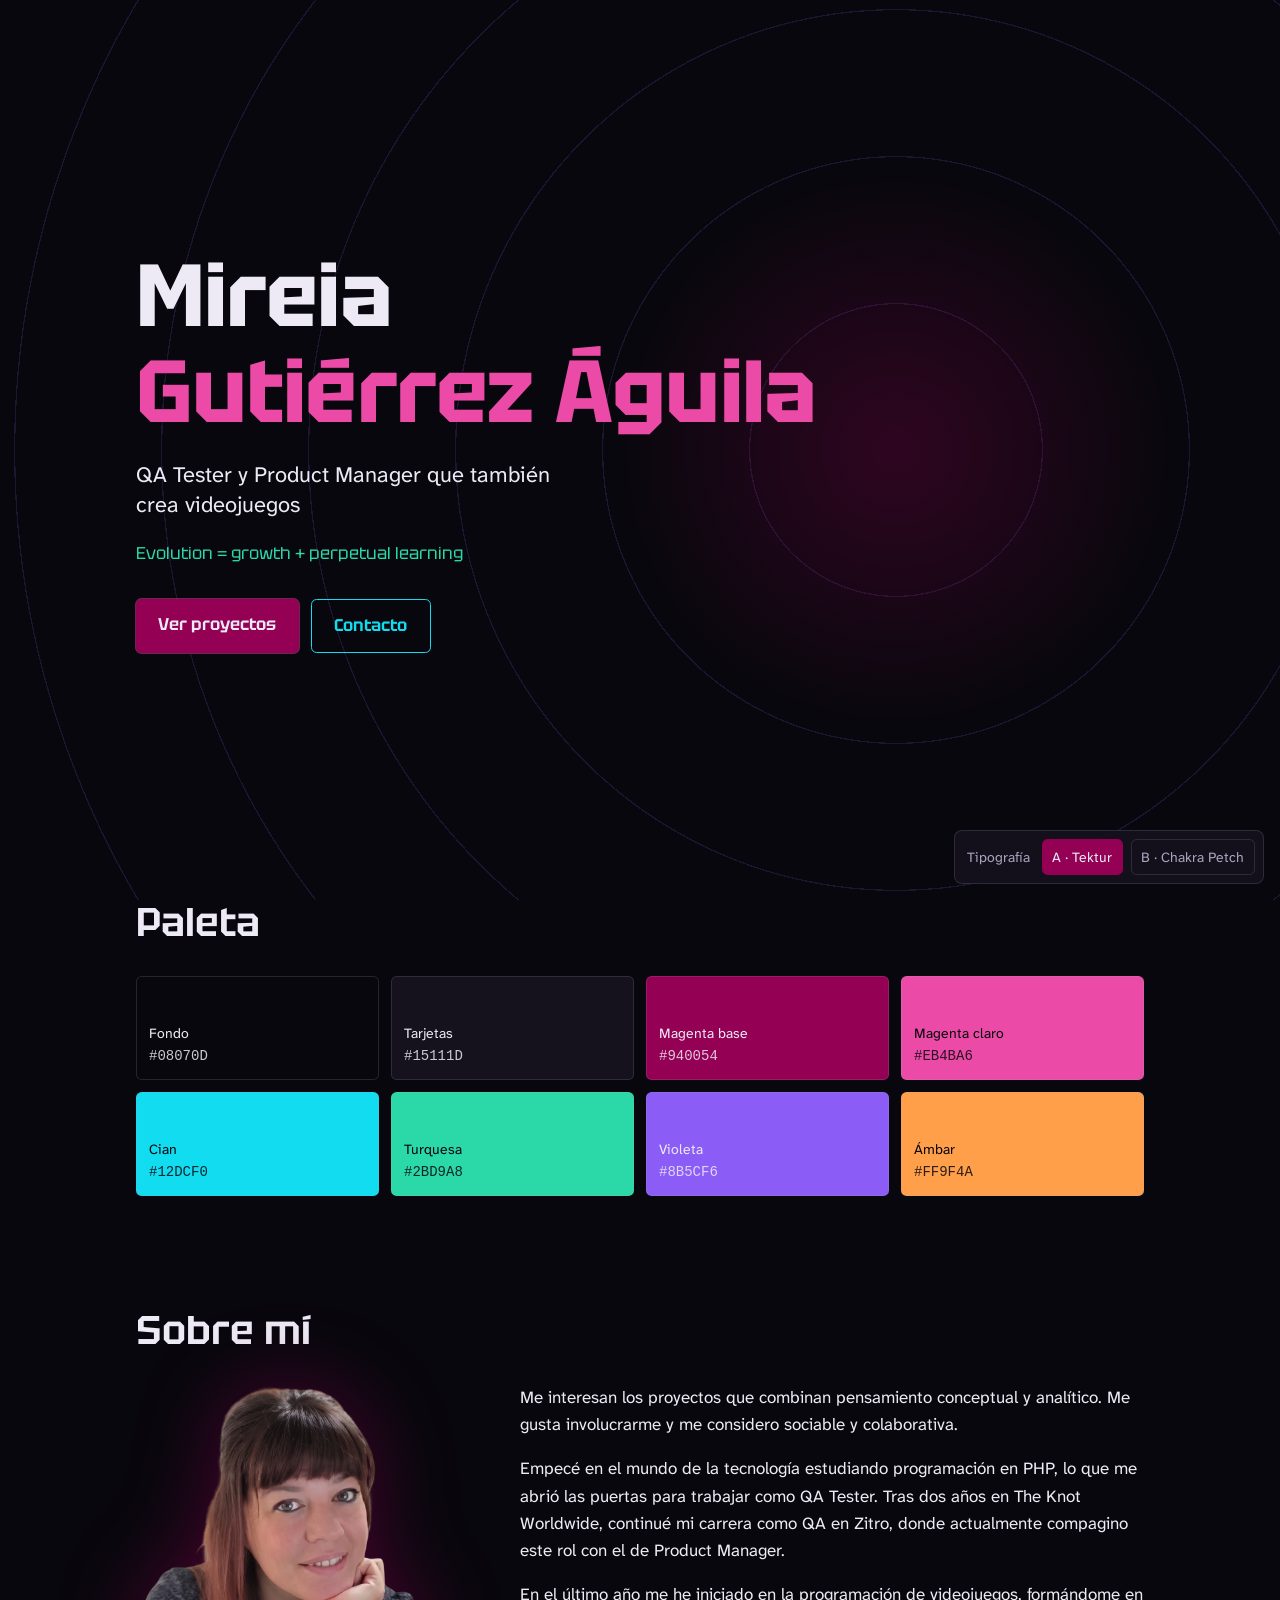
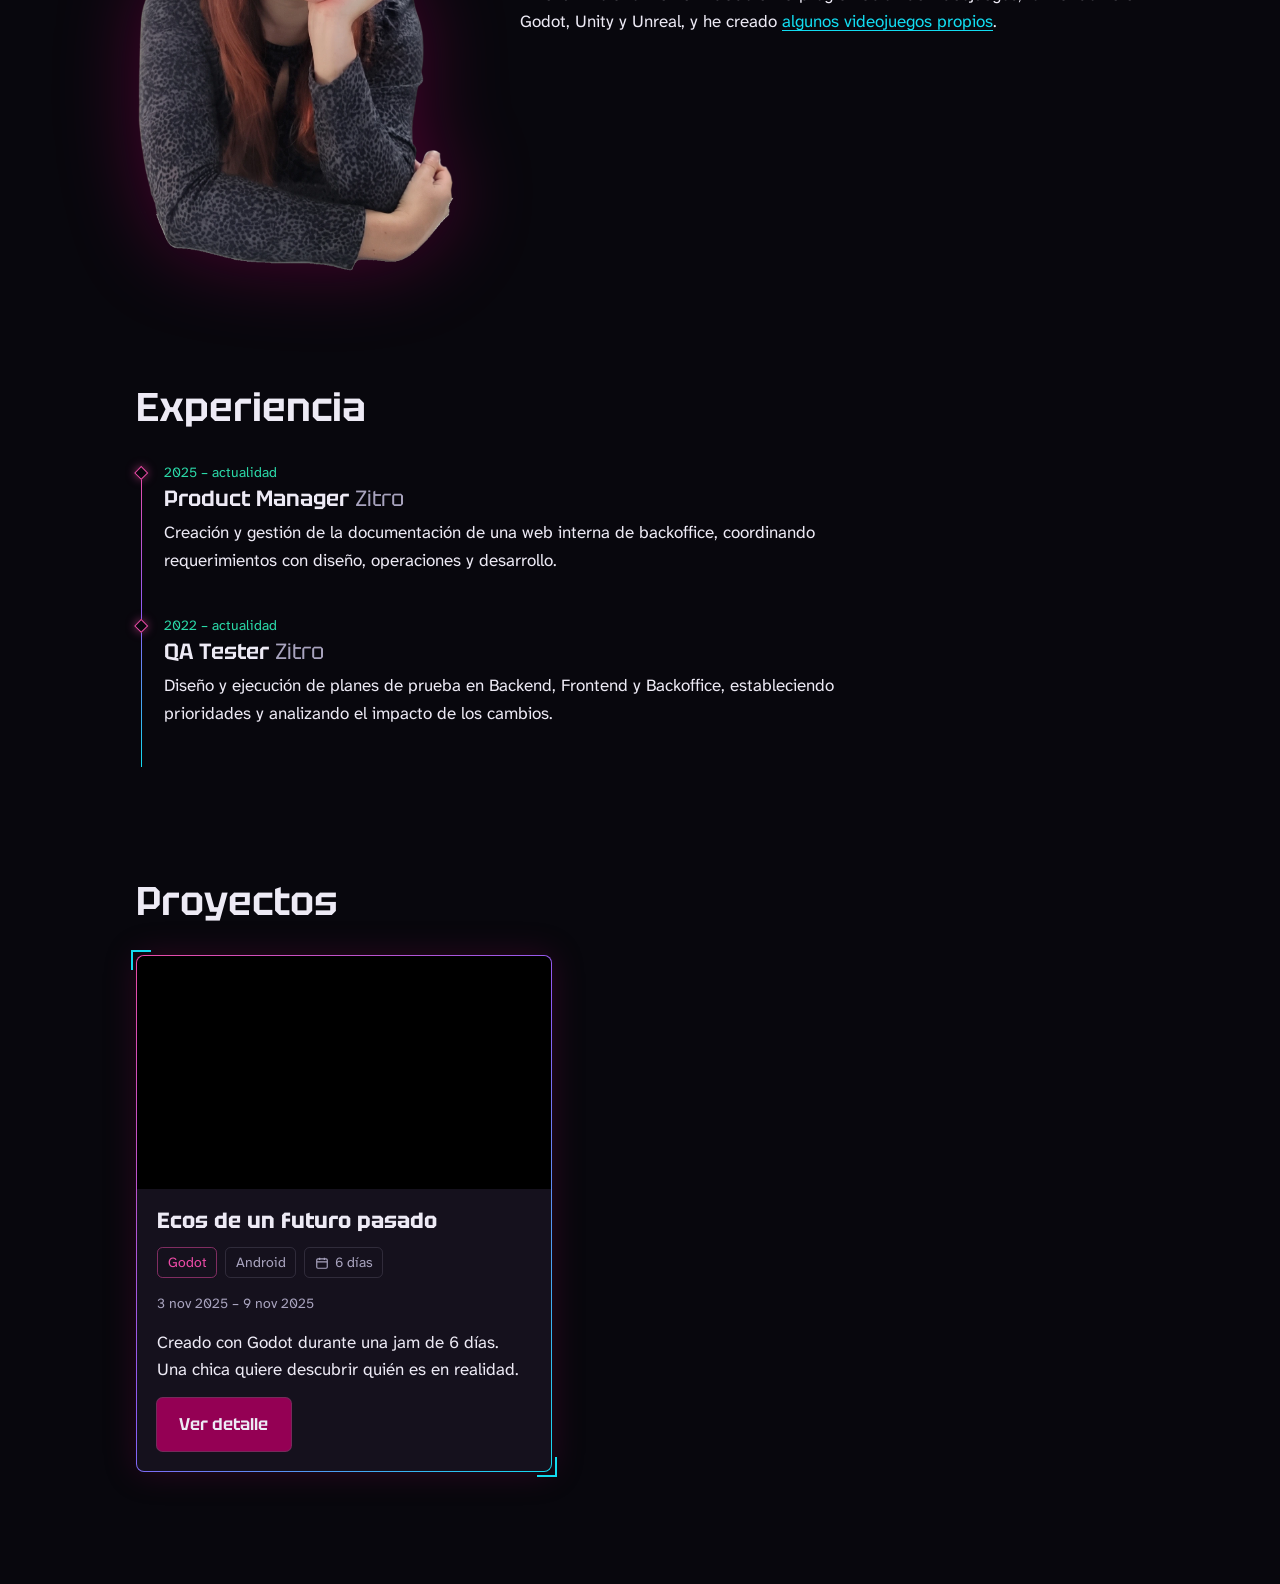
<file: diseno/muestra.html>
<!DOCTYPE html>
<html lang="es" data-tipografia="a">
<head>
  <meta charset="UTF-8">
  <meta name="robots" content="noindex">
  <meta name="viewport" content="width=device-width, initial-scale=1">
  <title>Muestra de estilo · Portfolio Mireia</title>
  <link rel="preconnect" href="https://fonts.googleapis.com">
  <link rel="preconnect" href="https://fonts.gstatic.com" crossorigin>
  <link rel="stylesheet" href="https://fonts.googleapis.com/css2?family=Atkinson+Hyperlegible+Next:ital,wght@0,400;0,600;0,700;1,400&family=Chakra+Petch:wght@400;600;700&family=Tektur:wdth,wght@75..100,400..900&display=swap">
  <link rel="stylesheet" href="muestra.css">
</head>
<body>

  <!-- Selector de opción tipográfica (solo existe en esta muestra) -->
  <div class="selector" role="group" aria-label="Opción tipográfica">
    <span class="selector__titulo">Tipografía</span>
    <button type="button" class="selector__boton" data-opcion="a" aria-pressed="true">A · Tektur</button>
    <button type="button" class="selector__boton" data-opcion="b" aria-pressed="false">B · Chakra Petch</button>
  </div>

  <main>

    <!-- Portada -->
    <section class="portada" aria-labelledby="nombre">
      <div class="portada__anillos" aria-hidden="true"></div>
      <h1 id="nombre" class="portada__nombre">
        <span>Mireia</span>
        <span>Gutiérrez Águila</span>
      </h1>
      <p class="portada__rol">QA Tester y Product Manager que también crea videojuegos</p>
      <p class="portada__lema">Evolution = growth + perpetual learning</p>
      <div class="portada__acciones">
        <a class="boton boton--relleno" href="#proyecto">Ver proyectos</a>
        <a class="boton boton--linea" href="#sobre-mi">Contacto</a>
      </div>
    </section>

    <!-- Paleta aprobada -->
    <section class="bloque" aria-labelledby="titulo-paleta">
      <h2 id="titulo-paleta" class="titulo">Paleta</h2>
      <ul class="paleta">
        <li class="muestra muestra--fondo"><span>Fondo</span><code>#08070D</code></li>
        <li class="muestra muestra--tarjeta"><span>Tarjetas</span><code>#15111D</code></li>
        <li class="muestra muestra--magenta"><span>Magenta base</span><code>#940054</code></li>
        <li class="muestra muestra--magenta-claro"><span>Magenta claro</span><code>#EB4BA6</code></li>
        <li class="muestra muestra--cian"><span>Cian</span><code>#12DCF0</code></li>
        <li class="muestra muestra--turquesa"><span>Turquesa</span><code>#2BD9A8</code></li>
        <li class="muestra muestra--violeta"><span>Violeta</span><code>#8B5CF6</code></li>
        <li class="muestra muestra--ambar"><span>Ámbar</span><code>#FF9F4A</code></li>
      </ul>
    </section>

    <!-- Sobre mí: prueba de texto largo -->
    <section id="sobre-mi" class="bloque" aria-labelledby="titulo-sobre-mi">
      <h2 id="titulo-sobre-mi" class="titulo">Sobre mí</h2>
      <div class="sobre-mi">
        <img class="sobre-mi__foto" src="../images/foto_mireia_perfil.webp" alt="Retrato de Mireia Gutiérrez sonriendo" width="900" height="1436">
        <div class="texto">
          <p>Me interesan los proyectos que combinan pensamiento conceptual y analítico. Me gusta involucrarme y me considero sociable y colaborativa.</p>
          <p>Empecé en el mundo de la tecnología estudiando programación en PHP, lo que me abrió las puertas para trabajar como QA Tester. Tras dos años en The Knot Worldwide, continué mi carrera como QA en Zitro, donde actualmente compagino este rol con el de Product Manager.</p>
          <p>En el último año me he iniciado en la programación de videojuegos, formándome en Godot, Unity y Unreal, y he creado <a href="#proyecto">algunos videojuegos propios</a>.</p>
        </div>
      </div>
    </section>

    <!-- Línea de tiempo: un tramo de ejemplo -->
    <section class="bloque" aria-labelledby="titulo-experiencia">
      <h2 id="titulo-experiencia" class="titulo">Experiencia</h2>
      <ol class="linea-tiempo">
        <li class="hito">
          <p class="hito__fecha">2025 – actualidad</p>
          <h3 class="hito__puesto">Product Manager <span class="hito__empresa">Zitro</span></h3>
          <p>Creación y gestión de la documentación de una web interna de backoffice, coordinando requerimientos con diseño, operaciones y desarrollo.</p>
        </li>
        <li class="hito">
          <p class="hito__fecha">2022 – actualidad</p>
          <h3 class="hito__puesto">QA Tester <span class="hito__empresa">Zitro</span></h3>
          <p>Diseño y ejecución de planes de prueba en Backend, Frontend y Backoffice, estableciendo prioridades y analizando el impacto de los cambios.</p>
        </li>
      </ol>
    </section>

    <!-- Tarjeta de juego -->
    <section id="proyecto" class="bloque" aria-labelledby="titulo-proyectos">
      <h2 id="titulo-proyectos" class="titulo">Proyectos</h2>
      <article class="tarjeta">
        <div class="tarjeta__video">
          <video src="../videos/ecos_video_corto_loop.mp4" muted loop playsinline preload="metadata" aria-label="Fragmento de juego de Ecos de un futuro pasado"></video>
        </div>
        <div class="tarjeta__cuerpo">
          <h3 class="tarjeta__titulo">Ecos de un futuro pasado</h3>
          <ul class="datos">
            <li class="dato dato--motor">Godot</li>
            <li class="dato">Android</li>
            <li class="dato">
              <svg class="icono" viewBox="0 0 24 24" aria-hidden="true"><rect x="3" y="5" width="18" height="16" rx="2"/><path d="M3 10h18M8 3v4M16 3v4"/></svg>
              6 días
            </li>
          </ul>
          <p class="tarjeta__fechas"><time datetime="2025-11-03">3 nov 2025</time> – <time datetime="2025-11-09">9 nov 2025</time></p>
          <p>Creado con Godot durante una jam de 6 días. Una chica quiere descubrir quién es en realidad.</p>
          <a class="boton boton--relleno" href="#proyecto">Ver detalle</a>
        </div>
      </article>
    </section>

  </main>

  <script src="muestra.js"></script>
</body>
</html>
</file>
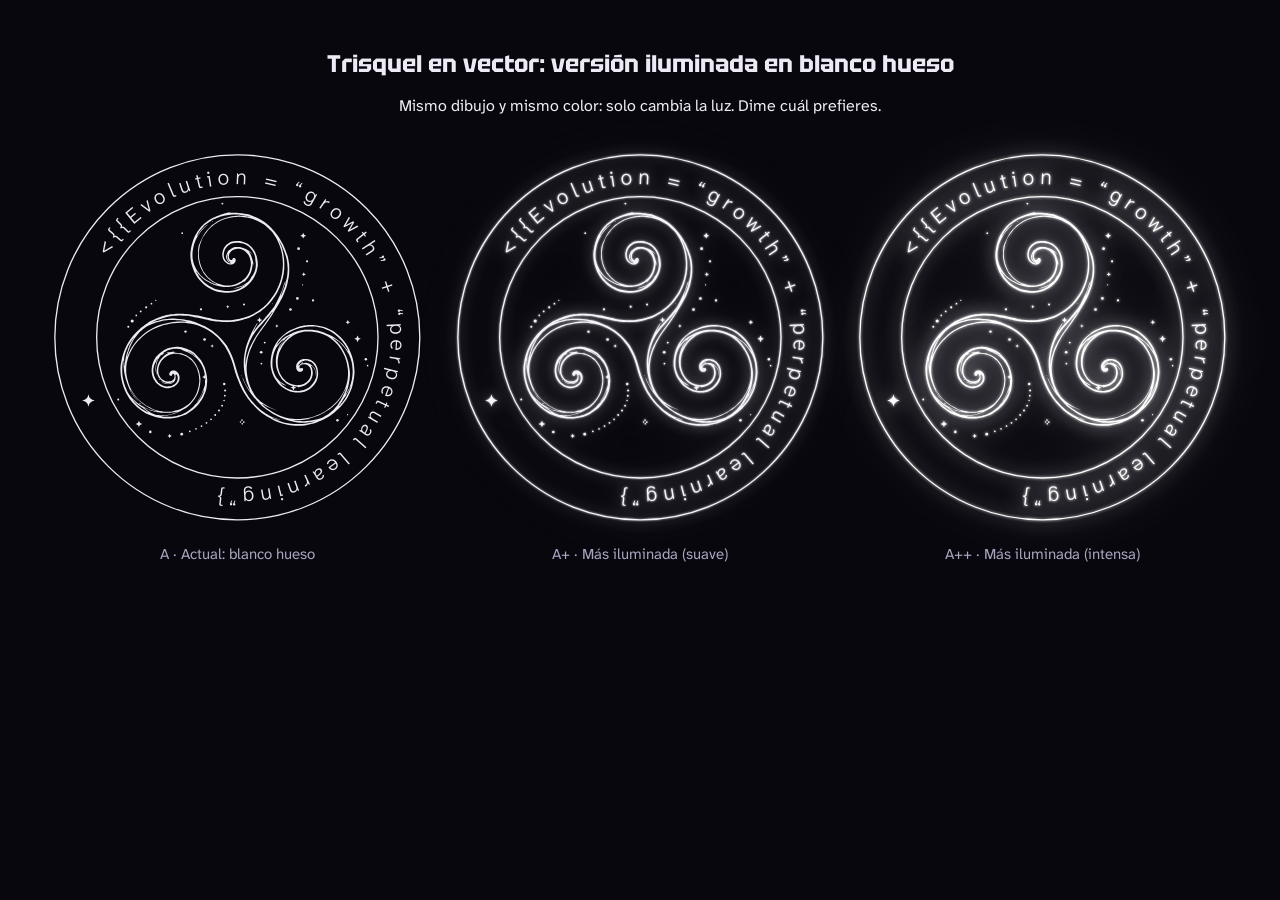
<file: diseno/trisquel.html>
<!DOCTYPE html>
<html lang="es">
<head>
  <meta charset="UTF-8">
  <meta name="robots" content="noindex">
  <meta name="viewport" content="width=device-width, initial-scale=1">
  <title>Trisquel · vista previa</title>
  <link rel="stylesheet" href="https://fonts.googleapis.com/css2?family=Atkinson+Hyperlegible+Next:wght@200..800&family=Tektur:wght@400..900&display=swap">
  <link rel="stylesheet" href="trisquel.css">
</head>
<body>
  <svg width="0" height="0" style="position:absolute" aria-hidden="true"><g id="tq">
      <defs><path id="tq-camino" d="M-496.1 -310.0A585 585 0 0 1 496.1 310.0A585 585 0 0 1 -121.6 572.2"/></defs>
      <g class="tq-aros" fill="none" stroke="currentColor" stroke-width="5">
        <circle class="tq-aro tq-aro--ext" r="694"/><circle class="tq-aro tq-aro--int" r="535"/>
      </g>
      <text class="tq-texto" font-family="'Atkinson Hyperlegible Next', sans-serif" font-weight="300" font-size="82" letter-spacing="18.57" fill="currentColor" lang="en"><textPath href="#tq-camino">&lt;{{Evolution = “growth” + “perpetual learning”}&gt;</textPath></text>
      <path class="tq-espiral" fill="currentColor" fill-rule="evenodd" d="M-28.3 -476.1C-25.8 -476.6 -27.1 -476.1 -27.5 -475.8C-27.8 -475.4 -30 -474.3 -30.2 -473.9C-30.5 -473.5 -32.9 -473.3 -29 -473.3C-25.2 -473.3 -15 -474.2 -7.3 -474C0.3 -473.7 9.9 -472.8 17 -471.9C24.1 -471 29.1 -470 35.3 -468.6C41.5 -467.2 48.2 -465.5 54.2 -463.5C60.2 -461.5 66.5 -458.6 71.3 -456.5C76 -454.4 78 -453.3 82.4 -450.9C86.8 -448.5 92.2 -445.5 97.5 -442C102.7 -438.4 109.1 -433.6 114 -429.7C118.9 -425.8 122.3 -422.8 126.7 -418.4C131.1 -413.9 135.6 -408.9 140.4 -403.3C145.2 -397.6 151 -390.6 155.3 -384.6C159.6 -378.5 163.2 -372 166.3 -366.8C169.4 -361.5 170.7 -360 174 -352.8C177.2 -345.7 182.9 -331.8 185.9 -324C188.9 -316.2 190.2 -312.7 191.9 -306C193.6 -299.3 195.3 -289.7 196.2 -283.9C197.1 -278 197.2 -276 197.4 -270.7C197.6 -265.3 197.5 -256.3 197.5 -251.6C197.5 -246.9 197.4 -246 197.1 -242.4C196.8 -238.7 196.5 -235.4 195.5 -229.6C194.5 -223.8 192.5 -213.8 191.1 -207.6C189.7 -201.3 189.8 -199.7 187.3 -192.2C184.8 -184.7 180.1 -171.8 176.1 -162.6C172.1 -153.4 169.8 -148.5 163.3 -136.9C156.9 -125.4 144.7 -105.2 137.4 -93.3C130.1 -81.4 129.1 -79.5 119.5 -65.6C109.8 -51.6 88 -21.8 79.5 -9.5C71.1 2.8 72.6 1.2 68.6 8.4C64.6 15.6 58.9 26.3 55.5 33.6C52 40.9 49.7 47.1 47.7 52.3C45.8 57.5 45.1 59.6 43.6 65C42.2 70.3 40.2 77.2 38.9 84.3C37.6 91.4 36.5 101.1 35.9 107.7C35.3 114.3 35.3 118 35.6 123.9C35.9 129.9 36.9 138.3 37.6 143.6C38.3 148.9 38.4 149.9 39.8 155.8C41.2 161.6 43.7 171.9 45.9 178.5C48 185.1 49.7 189.1 52.8 195.6C55.9 202.1 61.6 212.4 64.6 217.4C67.5 222.4 68.3 222.9 70.7 225.7C73 228.6 75.8 231.7 78.6 234.6C81.3 237.4 84.3 240.4 87.1 242.8C89.9 245.3 92.6 247 95.4 249C98.2 251 100.2 252.6 103.9 254.8C107.7 257.1 110.5 259 117.8 262.6C125 266.3 143.9 274.6 147.5 276.6C151.2 278.6 144.1 276.1 139.7 274.5C135.3 272.9 126.2 269.2 120.9 266.9C115.6 264.6 111.8 262.7 107.9 260.7C104 258.6 99.6 255.8 97.4 254.6C95.2 253.4 94.9 253.5 94.7 253.7C94.4 253.9 95 254.7 96 255.9C97 257 98.3 258.5 100.7 260.5C103 262.5 106.4 265.2 110.1 267.9C113.7 270.7 118.2 273.8 122.8 276.8C127.4 279.8 131.6 282.4 137.8 285.8C144 289.2 152.8 294 160.1 297.1C167.4 300.2 174.8 302.8 181.3 304.7C187.8 306.6 192.4 307.6 199 308.6C205.6 309.6 214.2 310.4 220.9 310.7C227.6 311 233.7 310.8 239.3 310.5C245 310.2 249.6 309.6 254.6 309C259.5 308.3 263.4 307.8 269 306.6C274.6 305.4 281.7 303.7 288 301.6C294.4 299.6 301.7 296.9 307.3 294.5C313 292.2 317 290.2 322 287.5C326.9 284.9 331.8 282.2 337.2 278.8C342.6 275.4 349.2 270.8 354.2 267C359.2 263.2 362.3 260.6 367.1 255.9C372 251.1 378.6 244.2 383.3 238.5C388 232.8 391.7 227.3 395.3 221.7C398.9 216.1 402.5 209.7 405 204.9C407.5 200.2 408.4 198.4 410.2 193.4C412.1 188.5 414.5 181.2 416 175.2C417.6 169.2 418.8 163.5 419.7 157.2C420.5 151 421 143.7 421 137.5C421.1 131.2 420.8 126.1 420.1 119.7C419.3 113.3 418.1 105.7 416.6 99.2C415.1 92.7 412.9 85.7 411.2 80.6C409.5 75.5 408.6 73.5 406.3 68.6C404 63.7 401.5 57.8 397.4 51.2C393.2 44.5 386.5 34.9 381.4 28.7C376.4 22.6 371.5 18.3 367.1 14.2C362.7 10.2 359.8 7.9 355.2 4.6C350.5 1.2 344 -3.1 339.2 -5.8C334.3 -8.5 330 -10.3 326.1 -11.9C322.1 -13.5 319.7 -14.4 315.4 -15.7C311.1 -16.9 304.8 -18.6 300.1 -19.6C295.5 -20.6 292.3 -21.1 287.7 -21.6C283.1 -22.1 277.5 -22.5 272.4 -22.6C267.2 -22.6 261.5 -22.2 256.9 -21.7C252.2 -21.2 248.2 -20.3 244.6 -19.6C241 -18.8 239 -18.3 235.2 -17C231.3 -15.6 226.1 -13.7 221.5 -11.5C216.9 -9.2 211.2 -5.7 207.8 -3.5C204.4 -1.4 203.5 -0.6 200.8 1.5C198.2 3.6 194.8 6.3 191.8 9.2C188.7 12.2 185.1 16.1 182.5 19.1C179.9 22.1 178.6 23.7 176.2 27.3C173.7 30.8 170.4 35.8 167.8 40.5C165.3 45.1 162.7 50.6 160.9 55.1C159 59.7 158 62.6 156.8 67.8C155.6 73.1 154.2 79.8 153.7 86.4C153.3 93 153.3 100.9 153.9 107.3C154.6 113.8 156.1 119.6 157.7 125.1C159.4 130.7 161 135.5 163.8 140.6C166.6 145.8 171 151.9 174.6 156.3C178.2 160.6 182.9 164.4 185.6 166.9C188.4 169.3 189.2 169.7 191.2 170.9C193.1 172.2 194.6 173.1 197.3 174.4C200 175.6 204.5 177.5 207.5 178.6C210.4 179.7 211.9 180.2 215 180.7C218 181.3 222 181.8 225.7 182C229.4 182.1 233.3 182 237.2 181.5C241 180.9 245.7 179.6 248.8 178.7C251.8 177.7 253 177.3 255.5 175.8C258 174.4 261.4 172.1 263.9 169.9C266.5 167.6 268.9 165.3 271 162.5C273.1 159.8 274.9 156.8 276.4 153.5C277.8 150.2 279.3 146.7 279.9 142.6C280.5 138.6 280.3 132.4 280.2 129.1C280.1 125.8 279.7 124.8 279.2 122.9C278.7 121 278 119.3 277.3 117.6C276.5 116 275.7 114.8 274.5 113.2C273.3 111.6 271.4 109.5 270 108.2C268.5 106.8 267.3 106 265.7 105.2C264.2 104.4 262.5 103.6 260.6 103.1C258.7 102.6 256.9 102.2 254.5 102.3C252.1 102.3 248.5 102.9 246.3 103.4C244.2 104 242.9 104.7 241.4 105.7C240 106.7 238.7 108 237.9 109.4C237.1 110.8 236.7 113.3 236.4 114.4C236.2 115.5 236.4 115.3 236.6 115.9C236.9 116.6 236.3 117.8 237.9 118C239.6 118.2 245 117.1 246.7 117C248.4 117 247.6 117.1 248.1 117.6C248.7 118.1 249.6 119.4 250 120C250.3 120.7 250.4 120.7 250.3 121.5C250.3 122.3 250.4 123.5 249.8 124.7C249.2 125.9 247.8 127.7 246.8 128.7C245.8 129.6 245.2 130 243.8 130.4C242.3 130.8 240.1 131.3 238.3 131.3C236.5 131.2 234.4 130.8 232.8 130.1C231.2 129.4 229.8 128.3 228.6 127.1C227.4 125.9 226.4 124.1 225.8 122.7C225.1 121.4 224.8 120.5 224.5 119.2C224.2 117.9 223.9 116.9 223.8 115.1C223.7 113.3 223.4 110.9 223.8 108.5C224.1 106.1 224.5 103.6 225.8 100.9C227.1 98.2 229.6 94.7 231.7 92.4C233.9 90.2 236 88.7 238.5 87.2C241 85.7 244.1 84.4 246.9 83.6C249.6 82.7 252.2 82.4 255.1 82.2C258 82 261 82 264.1 82.4C267.3 82.7 271.3 83.6 274 84.5C276.8 85.3 278.7 86.2 280.8 87.3C282.9 88.4 284.4 89.3 286.6 91.1C288.8 92.9 291.8 95.5 294 98.1C296.3 100.6 298.6 103.9 300.1 106.4C301.6 108.9 302.1 110.8 303 113.1C303.8 115.5 304.5 116.8 305.2 120.5C305.9 124.2 307.1 130.6 307.3 135.2C307.5 139.9 307.2 144 306.5 148.4C305.7 152.8 304.4 157.9 303 161.7C301.7 165.6 300.9 167.6 298.4 171.6C296 175.5 291.7 181.7 288.3 185.5C284.9 189.3 281.5 191.8 278.1 194.4C274.6 196.9 270.9 199.2 267.8 200.9C264.7 202.7 262.6 203.7 259.7 204.8C256.9 206 253.8 206.9 250.6 207.7C247.4 208.5 244.4 209.1 240.4 209.5C236.3 209.9 230.7 210 226.5 210C222.3 209.9 218.8 209.6 215.3 209.2C211.8 208.7 208.4 208.1 205.3 207.2C202.1 206.4 199.7 205.6 196.3 204.2C192.9 202.8 187.9 200.2 185 198.7C182.1 197.2 181.7 196.8 179 195C176.4 193.2 173.1 191 169.3 187.9C165.6 184.8 161.2 181.7 156.8 176.5C152.3 171.3 146 162.1 142.7 157C139.4 151.9 138.7 149.4 137 145.8C135.4 142.3 134.4 140.5 132.9 135.6C131.4 130.7 129 121.9 128 116.5C126.9 111.2 126.8 108.4 126.6 103.5C126.4 98.6 126.3 93.3 126.8 87.1C127.4 80.9 128.7 72.5 130 66.2C131.2 59.9 132.6 54.9 134.6 49.3C136.6 43.6 139.7 36.8 141.8 32.5C143.9 28.1 144.7 26.9 147 23.3C149.4 19.6 152.2 14.9 155.9 10.6C159.5 6.2 164.6 1.2 168.9 -2.8C173.2 -6.9 178.1 -10.9 181.9 -13.9C185.6 -16.9 187.7 -18.5 191.6 -20.9C195.6 -23.3 199.3 -25.6 205.6 -28.5C211.9 -31.4 223 -36 229.4 -38.4C235.8 -40.7 238.7 -41.5 244.2 -42.7C249.8 -44 257.7 -45.2 262.6 -45.9C267.6 -46.6 270.3 -46.7 273.7 -46.9C277.1 -47.1 277.5 -47.4 283.1 -47C288.7 -46.6 299.9 -45.7 307.1 -44.5C314.3 -43.3 320.2 -41.6 326.4 -39.8C332.6 -38 338.6 -36.1 344.3 -33.7C350 -31.4 354.2 -29.7 360.4 -25.8C366.6 -22 375.3 -15.9 381.4 -10.9C387.6 -5.8 392.9 -0.3 397.4 4.4C401.9 9.1 404.9 12.5 408.5 17.3C412.1 22.1 415.2 26.2 419 33.1C422.9 40.1 428.1 51.3 431.4 59.2C434.7 67.1 436.7 73.1 438.7 80.7C440.7 88.2 442.4 96.6 443.5 104.7C444.6 112.7 445.2 123.1 445.5 129.1C445.8 135.1 445.5 136.3 445.2 140.8C444.8 145.2 444.6 149 443.5 155.9C442.3 162.7 440.3 173.9 438.3 181.8C436.2 189.8 434.1 196.5 431.3 203.6C428.4 210.8 424.6 218.2 421.1 224.7C417.6 231.2 414 237.2 410.2 242.6C406.4 248 402.5 252.5 398.4 257.2C394.4 262 390.9 266.1 385.9 271.1C380.8 276 373.5 282.3 368 286.8C362.5 291.3 358.3 294.3 352.8 298C347.2 301.6 340.7 305.5 334.8 308.8C328.9 312.1 322.7 315.1 317.2 317.6C311.7 320.1 307 321.8 301.7 323.7C296.4 325.6 292.1 327.3 285.4 329C278.7 330.7 268.4 332.8 261.6 334C254.7 335.2 251.1 335.6 244.3 335.9C237.4 336.2 227.7 336.3 220.4 336C213.2 335.7 207 334.9 200.7 334.1C194.4 333.2 188.1 331.9 182.5 330.6C177 329.4 173.5 328.5 167.5 326.5C161.5 324.5 152 321.2 146.3 318.9C140.6 316.6 139.9 316.4 133.2 312.8C126.5 309.1 114.8 302.8 105.9 296.8C97.1 290.9 88.5 284.3 80.3 276.9C72 269.6 62.1 259 56.4 252.8C50.6 246.6 49.7 245.1 45.5 239.7C41.4 234.2 35.9 226.8 31.5 220.1C27.1 213.3 22.4 205.2 19 199C15.6 192.8 13.8 189 11 182.9C8.3 176.9 5.3 169.5 2.6 162.6C-0.1 155.7 -1.4 153.4 -5.2 141.5C-8.9 129.7 -15.6 104.4 -19.9 91.5C-24.2 78.6 -27.2 72.4 -31 64.2C-34.8 55.9 -38.8 48.4 -42.5 42.1C-46.2 35.8 -49.1 31.9 -53.2 26.4C-57.3 20.9 -63 13.7 -67.1 9C-71.2 4.3 -74.4 1.5 -77.9 -1.8C-81.4 -5.1 -83.8 -7.5 -88 -10.8C-92.3 -14.2 -97.7 -18.3 -103.3 -22C-108.8 -25.7 -115.8 -29.9 -121.2 -32.8C-126.7 -35.8 -130.9 -37.6 -136 -39.7C-141 -41.8 -145.9 -43.7 -151.7 -45.6C-157.5 -47.4 -164.5 -49.2 -170.7 -50.6C-176.9 -51.9 -181.5 -53 -189 -53.9C-196.5 -54.8 -206.4 -56 -215.7 -55.9C-224.9 -55.9 -234.5 -54.8 -244.3 -53.5C-254.1 -52.1 -267 -49.3 -274.5 -47.7C-282.1 -46 -283.3 -45.6 -289.5 -43.4C-295.7 -41.2 -304.7 -37.9 -311.9 -34.6C-319 -31.3 -325.2 -28.3 -332.4 -23.9C-339.5 -19.4 -349.1 -12.3 -354.8 -7.9C-360.4 -3.6 -362.3 -1.5 -366.2 2.2C-370.2 5.9 -373.7 9.2 -378.2 14.3C-382.7 19.4 -389.3 27.6 -393.2 32.9C-397 38.3 -398.5 41.6 -401.2 46.5C-403.9 51.4 -406.8 56.9 -409.2 62.5C-411.6 68.1 -413.9 74.2 -415.7 80C-417.5 85.8 -419.2 92.9 -420.2 97.1C-421.1 101.3 -421.2 102.5 -421.6 105.3C-421.9 108.2 -422.2 109.9 -422.4 114.1C-422.5 118.3 -422.6 126.1 -422.5 130.8C-422.3 135.4 -422.1 137.6 -421.5 141.8C-420.9 146 -420.5 149.6 -418.9 156C-417.2 162.3 -414.7 171.8 -411.6 179.9C-408.5 188 -404.2 197.3 -400.2 204.5C-396.2 211.7 -391 218.5 -387.6 223.1C-384.2 227.7 -383.7 228.4 -379.9 232.2C-376.1 236 -370.1 241.6 -364.8 245.9C-359.5 250.2 -352.3 255 -348.1 258C-343.8 260.9 -343.3 261.2 -339.2 263.5C-335 265.7 -327.9 269.4 -323.3 271.6C-318.7 273.8 -315.9 275 -311.4 276.5C-306.9 278 -301.6 279.5 -296.3 280.6C-290.9 281.6 -285.2 282.3 -279.2 282.7C-273.2 283.1 -265.7 283.1 -260.4 282.9C-255 282.8 -252.4 282.5 -247.2 281.6C-242.1 280.8 -234.9 279.2 -229.6 277.7C-224.3 276.2 -219.7 274.4 -215.4 272.6C-211.2 270.9 -208 269.3 -204.2 267.1C-200.3 265 -196.5 262.8 -192.4 259.7C-188.3 256.6 -183.2 252.1 -179.5 248.5C-175.9 245 -173.2 241.7 -170.6 238.3C-167.9 235 -165.9 232.2 -163.6 228.5C-161.3 224.8 -158.3 219.3 -156.7 216.2C-155.1 213 -155.1 213 -153.9 209.4C-152.6 205.9 -150.4 199.3 -149.2 194.9C-148 190.5 -147.3 187.6 -146.5 183.1C-145.8 178.7 -145 171.8 -144.7 168.1C-144.4 164.5 -144.5 164.7 -144.7 161.4C-144.9 158 -145.4 152.1 -145.9 148.2C-146.4 144.3 -146.9 141.6 -147.7 138C-148.5 134.4 -149.6 130.3 -150.8 126.7C-151.9 123 -153.2 119.4 -154.6 116.1C-156.1 112.8 -157.2 110.3 -159.6 106.6C-161.9 102.9 -165.9 97.3 -168.5 94C-171.2 90.6 -173.2 88.7 -175.5 86.5C-177.7 84.4 -178.9 83.2 -181.9 81C-184.9 78.7 -189.2 75.4 -193.3 73.2C-197.5 70.9 -202 69.1 -206.8 67.5C-211.6 65.8 -217 64.4 -222.1 63.5C-227.1 62.7 -233.3 62.4 -237.3 62.3C-241.2 62.2 -243.4 62.8 -245.8 63.1C-248.2 63.5 -249.6 63.7 -251.8 64.4C-253.9 65 -256.6 65.9 -258.9 66.9C-261.1 67.8 -262.8 68.6 -265.3 70C-267.9 71.5 -271.5 73.8 -274.1 75.6C-276.7 77.5 -278.9 79.3 -280.8 81C-282.7 82.7 -283.8 84 -285.4 85.9C-287 87.9 -288.7 89.8 -290.5 92.9C-292.3 95.9 -294.7 100.7 -296.1 104C-297.6 107.4 -298.4 110.1 -299.1 113.1C-299.8 116 -300.1 118.1 -300.3 121.4C-300.5 124.7 -300.4 129.6 -300.1 132.9C-299.8 136.1 -299.4 138.2 -298.5 140.9C-297.6 143.6 -296.2 146.6 -294.8 149.1C-293.3 151.7 -291.7 154 -289.8 156.1C-287.9 158.2 -285.8 160.1 -283.4 161.8C-281 163.4 -277.7 164.9 -275.5 165.8C-273.2 166.8 -271.5 167.1 -269.9 167.4C-268.2 167.8 -268.1 167.9 -265.5 167.9C-263 167.8 -257 167.4 -254.6 167.1C-252.2 166.7 -252.3 166.5 -250.9 165.9C-249.5 165.3 -247.8 164.7 -246.2 163.4C-244.7 162.2 -242.7 160.1 -241.6 158.5C-240.4 156.8 -239.8 155 -239.4 153.5C-238.9 152 -238.8 151.1 -238.8 149.5C-238.9 147.8 -239.3 145 -239.7 143.5C-240.1 142 -240.8 141.3 -241.4 140.5C-242.1 139.7 -243 139 -243.7 138.7C-244.4 138.5 -244.7 137.8 -245.6 138.9C-246.5 140.1 -248 144.2 -249 145.5C-250 146.8 -250.8 146.7 -251.8 146.9C-252.7 147 -253.9 146.9 -254.8 146.4C-255.8 146 -256.7 144.9 -257.3 144.3C-257.8 143.7 -257.9 143.7 -258.1 142.8C-258.3 142 -258.7 140.5 -258.7 139.4C-258.7 138.2 -258.7 137.2 -258.1 135.9C-257.5 134.5 -256.3 132.5 -255.4 131.4C-254.5 130.3 -254.4 130.1 -252.8 129.2C-251.3 128.4 -247.9 126.9 -246.1 126.4C-244.4 125.8 -243.6 125.9 -242.4 125.8C-241.1 125.8 -240.4 125.6 -238.7 126.1C-237 126.6 -234.3 127.6 -232.2 129C-230.1 130.4 -227.5 132.6 -225.8 134.6C-224.2 136.6 -223.3 138.5 -222.3 140.7C-221.4 142.9 -220.5 145.7 -220.1 148C-219.6 150.3 -219.5 152.1 -219.6 154.6C-219.8 157.1 -220.1 160.5 -220.7 163C-221.4 165.6 -222.4 167.8 -223.5 169.9C-224.6 172 -225.9 173.8 -227.3 175.6C-228.7 177.5 -229.9 179 -231.8 180.7C-233.7 182.4 -236.5 184.5 -238.7 185.9C-240.9 187.3 -242.8 188.1 -245.1 189.1C-247.3 190 -249.3 190.9 -252.2 191.6C-255 192.3 -258.5 193.1 -262.3 193.2C-266 193.4 -270.8 193.2 -274.7 192.5C-278.6 191.8 -282.3 190.5 -285.7 189.2C-289.2 187.8 -291.6 186.7 -295.2 184.2C-298.8 181.8 -303.9 178.1 -307.2 174.6C-310.6 171.2 -313.1 167.3 -315.4 163.6C-317.7 159.9 -319.5 156.2 -321 152.4C-322.5 148.7 -323.5 144.5 -324.3 141.3C-325 138 -325.2 135.7 -325.5 132.9C-325.8 130.1 -325.9 127.7 -325.9 124.5C-325.8 121.3 -325.4 117 -325 113.8C-324.6 110.7 -324.1 108.3 -323.5 105.7C-322.9 103.2 -322.5 101.5 -321.3 98.3C-320.1 95.1 -318 90 -316.3 86.5C-314.6 83 -312.7 79.7 -311.1 77.3C-309.5 74.9 -309.4 74.6 -306.9 71.9C-304.3 69.3 -300.4 64.9 -296 61.2C-291.7 57.5 -285.2 52.8 -280.8 50C-276.4 47.2 -272.8 45.6 -269.8 44.2C-266.8 42.8 -266 42.4 -263 41.4C-260 40.4 -254.6 39 -251.6 38.4C-248.7 37.7 -248.7 37.7 -245.5 37.4C-242.2 37 -236.7 36.2 -232.3 36.1C-227.9 36.1 -224 36.4 -219.1 37.1C-214.2 37.8 -208.1 38.9 -203.1 40.3C-198 41.6 -193.3 43.3 -188.8 45.2C-184.3 47.1 -179.5 49.5 -175.9 51.5C-172.3 53.5 -170.3 54.7 -167.1 57.1C-164 59.6 -160.4 62.8 -156.9 66.1C-153.4 69.4 -149.4 73.8 -146.4 77.2C-143.3 80.6 -141.3 82.9 -138.8 86.4C-136.4 90 -134.1 94.1 -131.7 98.5C-129.4 103 -126.6 108.6 -124.8 113.2C-123 117.8 -122 121.2 -120.7 125.9C-119.4 130.6 -118 136 -117 141.4C-116 146.8 -115.2 153.7 -114.8 158.4C-114.4 163.1 -114.5 165.1 -114.7 169.9C-115 174.7 -115.9 182.7 -116.5 187.3C-117.1 191.9 -117.6 194.2 -118.3 197.5C-119.1 200.7 -119.6 203 -121 206.8C-122.4 210.7 -124.7 216.3 -126.5 220.5C-128.3 224.7 -129 226.9 -132 231.9C-134.9 236.9 -140.5 245.3 -144.5 250.6C-148.4 255.8 -151.8 259.6 -155.5 263.5C-159.3 267.4 -161.3 269.7 -166.7 273.9C-172.1 278.2 -181.6 285 -187.8 288.8C-194 292.6 -197.6 294.3 -203.8 296.8C-210 299.4 -218.3 302.4 -225.2 304.2C-232.2 306.1 -240.3 307.1 -245.5 307.9C-250.8 308.7 -252.7 308.7 -256.6 308.9C-260.4 309.1 -262.4 309.3 -268.4 309C-274.4 308.6 -284.9 307.9 -292.6 306.7C-300.2 305.6 -307.1 304.1 -314.3 302C-321.5 300 -329.2 297.3 -335.7 294.6C-342.1 291.9 -346.8 289.7 -353.2 285.8C-359.7 281.9 -368.6 275.5 -374.4 271C-380.3 266.4 -383.1 264 -388.4 258.5C-393.7 253 -402.3 242.8 -406.3 238C-410.3 233.2 -409.4 234.4 -412.3 229.7C-415.2 225 -420.2 216.8 -423.7 209.8C-427.1 202.9 -430.3 195.6 -433 187.9C-435.7 180.2 -438.2 170.8 -439.9 163.6C-441.6 156.5 -442.3 151.6 -443.1 145.2C-443.8 138.8 -444.3 130.4 -444.5 125C-444.7 119.7 -444.4 116.7 -444.3 113.3C-444.1 109.9 -444.2 110.1 -443.4 104.6C-442.5 99 -440.8 87.6 -439.1 80.1C-437.4 72.6 -435.8 67 -433.1 59.6C-430.5 52.2 -426.8 43.1 -423.3 35.8C-419.9 28.5 -416.3 22 -412.3 15.6C-408.3 9.2 -403.5 2.8 -399.3 -2.6C-395.1 -8 -391.9 -11.9 -387.1 -16.8C-382.4 -21.7 -377 -26.7 -371 -31.8C-364.9 -37 -355.9 -44 -350.9 -47.8C-345.9 -51.6 -344.9 -52.1 -340.9 -54.6C-337 -57.1 -332.8 -59.7 -327.3 -62.6C-321.8 -65.5 -314 -69.3 -307.9 -72C-301.7 -74.6 -295.2 -76.9 -290.4 -78.5C-285.7 -80.2 -283.9 -80.7 -279.4 -81.9C-275 -83.1 -268.9 -84.6 -263.9 -85.6C-258.9 -86.6 -255.4 -87.1 -249.3 -87.7C-243.1 -88.4 -234.4 -89.4 -227.2 -89.7C-220 -90 -214.4 -90.2 -206.2 -89.8C-197.9 -89.3 -186.9 -88.2 -177.7 -87C-168.5 -85.9 -164.9 -85.4 -150.9 -82.6C-136.9 -79.8 -106.5 -72.6 -93.9 -70C-81.2 -67.5 -81.9 -68 -75.1 -67.2C-68.3 -66.4 -61.4 -65.6 -53 -65.3C-44.7 -65 -33.5 -64.9 -24.9 -65.4C-16.3 -65.9 -9 -67.1 -1.5 -68.4C6 -69.7 14.3 -71.8 20.1 -73.2C25.8 -74.7 26.9 -74.8 33 -77.1C39.1 -79.4 49.1 -83.4 56.6 -87.1C64.2 -90.8 72 -95.3 78.1 -99.2C84.3 -103.1 87.9 -105.8 93.5 -110.3C99 -114.8 106.3 -121.4 111.1 -126.2C116 -130.9 117.5 -132.6 122.4 -138.9C127.3 -145.2 136.1 -157.2 140.5 -164C145 -170.7 146.3 -173.5 149.2 -179.3C152.1 -185.2 155.7 -193.6 158 -199.3C160.4 -205 161.6 -208.5 163.1 -213.4C164.7 -218.2 165.9 -222.2 167.3 -228.5C168.6 -234.7 170.4 -242.6 171.4 -250.7C172.4 -258.9 173.3 -269.3 173.4 -277.5C173.5 -285.7 172.7 -292.7 172 -299.9C171.3 -307.2 170.1 -314.9 169 -320.9C167.9 -327 167 -330.5 165.2 -336.3C163.4 -342.1 160.3 -350.6 158.3 -355.8C156.2 -361 154.9 -363.7 153.1 -367.4C151.3 -371.2 149.8 -374.1 147.2 -378.4C144.7 -382.7 141.2 -388.7 138 -393.1C134.8 -397.5 132.2 -400.5 128.1 -404.9C124 -409.2 118.1 -414.9 113.5 -419C108.8 -423.1 104.5 -426.5 100.1 -429.6C95.6 -432.7 90.4 -435.6 86.6 -437.7C82.8 -439.9 82.2 -440.5 77.1 -442.7C72.1 -444.8 63.2 -448.4 56.2 -450.6C49.2 -452.8 41.6 -454.7 35.2 -455.9C28.8 -457.1 24.3 -457.5 17.9 -457.8C11.4 -458.2 2.3 -458.1 -3.5 -458C-9.3 -457.8 -12.6 -457.4 -16.8 -456.9C-21.1 -456.3 -24.5 -455.8 -29.1 -454.7C-33.6 -453.7 -39 -452.3 -44.2 -450.6C-49.3 -449 -53.7 -447.7 -59.9 -444.8C-66.1 -441.8 -76.5 -435.8 -81.5 -432.8C-86.5 -429.8 -86.2 -429.8 -90 -426.8C-93.8 -423.8 -100.4 -418.4 -104.3 -414.7C-108.2 -411 -109.5 -409.5 -113.3 -404.6C-117.2 -399.6 -124.2 -389.9 -127.5 -385.1C-130.7 -380.4 -130.8 -380.8 -132.9 -376.1C-135 -371.4 -138.3 -361.9 -140 -356.9C-141.8 -351.8 -142.2 -351 -143.2 -345.6C-144.2 -340.2 -145.6 -329.9 -146.1 -324.5C-146.6 -319.1 -146.4 -317.3 -146.2 -313.2C-146 -309.1 -145.5 -303.9 -145.1 -300C-144.6 -296.1 -144.2 -294 -143.3 -289.8C-142.3 -285.5 -140.5 -278.9 -139.2 -274.6C-137.9 -270.4 -136.7 -267.6 -135.2 -264.2C-133.8 -260.8 -132.3 -257.5 -130.6 -254.4C-128.9 -251.3 -127.9 -249.1 -125.2 -245.4C-122.5 -241.7 -117.1 -235.1 -114.5 -232.1C-112 -229 -112.6 -229.6 -109.9 -227.2C-107.1 -224.7 -101.5 -220 -98 -217.4C-94.6 -214.8 -93.1 -213.9 -89.2 -211.8C-85.3 -209.7 -78.6 -206.5 -74.6 -204.8C-70.7 -203.1 -69.4 -202.8 -65.7 -201.8C-61.9 -200.7 -56.6 -199.2 -52.1 -198.5C-47.7 -197.7 -42.8 -197.3 -39.1 -197.1C-35.4 -196.9 -34.3 -196.9 -30 -197.4C-25.8 -198 -19.1 -198.9 -13.7 -200.3C-8.3 -201.7 -1.8 -204.4 2.1 -206C6.1 -207.7 7.9 -208.7 10.2 -210C12.5 -211.3 12.9 -211.3 16.1 -213.7C19.3 -216.1 25.4 -220.4 29.3 -224.5C33.2 -228.6 37.3 -234.8 39.7 -238.1C42 -241.4 41.9 -241.5 43.1 -244.3C44.4 -247 45.9 -250.3 47.2 -254.6C48.5 -258.9 50.2 -266 50.9 -270.1C51.6 -274.2 51.4 -276.5 51.5 -279.1C51.5 -281.7 51.7 -282.5 51.1 -285.9C50.5 -289.3 49.3 -295.7 48.1 -299.7C46.9 -303.7 45.2 -307.2 44 -310C42.7 -312.7 42.4 -313.6 40.4 -316C38.5 -318.5 35 -322.2 32.3 -324.7C29.6 -327.2 26.9 -329.3 24.1 -330.9C21.4 -332.6 18.5 -333.7 15.8 -334.7C13.2 -335.6 10.8 -336.1 8.1 -336.5C5.3 -336.8 2.1 -336.9 -0.8 -336.8C-3.6 -336.6 -6.8 -335.9 -9 -335.4C-11.3 -334.9 -12.7 -334.2 -14.3 -333.5C-16 -332.8 -17.5 -331.9 -18.9 -330.9C-20.4 -330 -21.8 -328.9 -23 -327.8C-24.3 -326.6 -25.4 -325.4 -26.4 -324C-27.5 -322.7 -28.4 -321.2 -29.2 -319.6C-30.1 -318 -30.8 -316.7 -31.3 -314.5C-31.8 -312.3 -32.1 -308.4 -32.1 -306.4C-32.1 -304.3 -31.8 -303.6 -31.4 -302.4C-31.1 -301.1 -30.8 -300.2 -30 -298.9C-29.3 -297.7 -27.7 -296 -26.7 -295.1C-25.6 -294.2 -24.7 -293.8 -23.8 -293.6C-22.8 -293.3 -21.7 -293.5 -21 -293.6C-20.4 -293.8 -20.5 -293.6 -19.9 -294.5C-19.4 -295.4 -18.3 -297.8 -17.6 -299C-16.8 -300.2 -16.3 -300.9 -15.5 -301.4C-14.6 -301.9 -13.4 -302.1 -12.4 -302C-11.4 -301.9 -10.2 -301.5 -9.3 -300.9C-8.4 -300.2 -7.7 -299.3 -7.1 -298.3C-6.6 -297.3 -6.3 -296.1 -6.2 -294.8C-6.1 -293.6 -6.2 -292.2 -6.4 -291C-6.6 -289.7 -6.5 -288.9 -7.4 -287.4C-8.2 -285.8 -9.8 -283.3 -11.4 -281.8C-13.1 -280.3 -15.1 -279 -17.4 -278.2C-19.6 -277.3 -22.5 -276.8 -25 -276.7C-27.6 -276.6 -30.4 -277 -32.8 -277.7C-35.1 -278.3 -37 -279.4 -39.2 -280.8C-41.4 -282.2 -44.1 -284.3 -46 -286.1C-47.8 -287.8 -49.1 -289.3 -50.5 -291.2C-51.8 -293 -53 -295 -53.9 -297.3C-54.9 -299.6 -55.6 -302.1 -56.1 -304.7C-56.7 -307.4 -57.1 -310.6 -57.2 -313.1C-57.4 -315.6 -57.4 -316.9 -57 -319.6C-56.6 -322.4 -56.2 -326 -55 -329.6C-53.8 -333.2 -51.9 -337.7 -49.8 -341.2C-47.7 -344.8 -44.6 -348.4 -42.5 -350.8C-40.5 -353.1 -39.2 -353.8 -37.4 -355.2C-35.6 -356.6 -34.6 -357.7 -31.7 -359.1C-28.8 -360.6 -24.2 -362.8 -19.8 -364C-15.5 -365.3 -10.1 -366.3 -5.6 -366.6C-1 -366.9 3.4 -366.6 7.6 -366.1C11.7 -365.6 14.9 -365.1 19.6 -363.7C24.2 -362.4 31.3 -359.8 35.3 -357.9C39.4 -356 41.2 -354.5 44.1 -352.3C47 -350 50.4 -346.6 52.8 -344.2C55.2 -341.8 56.4 -340.6 58.5 -337.8C60.6 -335.1 63.6 -330.9 65.3 -327.9C67.1 -324.9 67.9 -322.9 69.3 -319.8C70.6 -316.7 72.2 -312.3 73.2 -309.3C74.1 -306.3 74.5 -305 75.1 -301.7C75.7 -298.3 76.6 -294.2 77.1 -289.2C77.5 -284.3 78.2 -278.5 77.6 -272.1C77 -265.6 74.6 -255.7 73.2 -250.3C71.8 -245 71 -244.1 69.2 -240C67.3 -235.8 63.9 -228.8 62.1 -225.4C60.3 -222 60.1 -221.9 58.4 -219.6C56.7 -217.2 55.3 -215 52.1 -211.4C48.9 -207.9 43 -201.8 39 -198.2C35 -194.5 31.9 -192.4 28.2 -189.8C24.4 -187.2 20.2 -184.5 16.3 -182.4C12.4 -180.3 8.7 -178.9 4.6 -177.3C0.5 -175.8 -3.3 -174.4 -8.1 -173.3C-13 -172.1 -19.2 -171.1 -24.5 -170.4C-29.8 -169.7 -34.7 -169.3 -39.9 -169.2C-45 -169.2 -50.3 -169.8 -55.3 -170.3C-60.4 -170.9 -64.8 -171.2 -70.1 -172.4C-75.3 -173.6 -82.9 -176 -86.8 -177.3C-90.7 -178.6 -89.6 -178.1 -93.6 -180.1C-97.6 -182 -105.8 -185.9 -111 -189.1C-116.2 -192.3 -120.4 -195.3 -124.9 -199.1C-129.5 -203 -134.3 -208.1 -138.2 -212.2C-142.1 -216.3 -145.7 -220.4 -148.4 -223.7C-151 -227.1 -151.4 -227.5 -154.2 -232.3C-157 -237.1 -162.2 -245.9 -165.2 -252.5C-168.2 -259.1 -170.5 -266 -172.3 -271.8C-174.1 -277.6 -175.1 -281.3 -176.1 -287.1C-177.2 -292.9 -178.1 -300.5 -178.4 -306.5C-178.7 -312.4 -178.7 -316.6 -178.2 -322.8C-177.6 -329.1 -176.4 -337.1 -175.1 -343.7C-173.7 -350.4 -172.4 -355.8 -170.1 -362.7C-167.8 -369.7 -164.1 -379.2 -161.3 -385.2C-158.6 -391.3 -156.8 -393.9 -153.5 -398.9C-150.1 -404 -145 -410.9 -141.3 -415.6C-137.5 -420.2 -134.1 -423.6 -130.9 -426.8C-127.7 -430 -126.6 -431.3 -122.1 -434.8C-117.6 -438.3 -109.4 -444.5 -104.1 -448C-98.8 -451.4 -95.3 -453.2 -90.2 -455.7C-85 -458.1 -81.2 -459.9 -73.3 -462.8C-65.3 -465.6 -49.9 -470.5 -42.4 -472.7C-34.9 -475 -30.7 -475.6 -28.3 -476.1Z M-26.1 -466.6C-34.2 -465.9 -45 -463.9 -51 -462.7C-57.1 -461.5 -57.7 -461 -62.3 -459.6C-66.8 -458.1 -73.6 -455.7 -78.2 -453.8C-82.7 -452 -85.7 -450.6 -89.7 -448.6C-93.7 -446.6 -96.9 -445.4 -102.2 -441.9C-107.6 -438.5 -117.1 -431.6 -121.8 -427.9C-126.5 -424.2 -126.9 -423.3 -130.3 -419.6C-133.7 -415.8 -138.8 -410.4 -142.4 -405.3C-146.1 -400.2 -150.5 -392 -152.3 -388.9C-154.1 -385.7 -153.2 -387 -153.3 -386.5C-153.4 -385.9 -153.4 -385.3 -152.9 -385.6C-152.5 -385.9 -152.3 -385.7 -150.7 -388.1C-149 -390.4 -146.1 -395.9 -143.2 -399.8C-140.3 -403.7 -136.2 -408.4 -133.4 -411.6C-130.5 -414.7 -128.7 -416.4 -126.2 -418.7C-123.7 -421 -120.3 -423.8 -118.4 -425.3C-116.4 -426.9 -115.4 -427.5 -114.5 -428C-113.6 -428.5 -110.3 -430.9 -112.9 -428.2C-115.5 -425.5 -124.9 -417.4 -130.2 -411.8C-135.4 -406.2 -140.1 -400.5 -144.3 -394.7C-148.4 -388.8 -152.1 -382.5 -155.1 -376.6C-158.1 -370.8 -160.5 -364.1 -162.2 -359.8C-163.9 -355.5 -164 -355.9 -165.2 -350.8C-166.4 -345.6 -168.7 -334.3 -169.6 -328.8C-170.5 -323.3 -170.3 -321.4 -170.5 -317.6C-170.6 -313.8 -170.5 -309.2 -170.4 -305.8C-170.2 -302.4 -170 -300.5 -169.5 -297.1C-168.9 -293.6 -167.9 -288.6 -167 -285.1C-166.1 -281.6 -165.1 -278.6 -164.1 -276C-163.2 -273.4 -162.6 -272.3 -161.2 -269.4C-159.7 -266.4 -157.8 -262.3 -155.4 -258.3C-153 -254.3 -149.2 -248.9 -146.7 -245.4C-144.2 -241.9 -142.3 -239.8 -140.3 -237.4C-138.2 -235.1 -136.9 -233.6 -134.4 -231.4C-131.8 -229.1 -128.6 -226.3 -125.1 -223.8C-121.7 -221.2 -118.2 -218.7 -113.7 -216C-109.1 -213.4 -103.4 -210.3 -97.8 -207.9C-92.3 -205.4 -83.7 -202.6 -80.4 -201.5C-77.1 -200.3 -78.4 -201 -77.9 -201C-77.4 -201 -75.1 -200.1 -77.4 -201.5C-79.7 -202.8 -88 -207.2 -91.6 -209.3C-95.2 -211.4 -94.9 -210.8 -98.9 -214C-102.8 -217.3 -111.2 -224.5 -115.5 -228.7C-119.7 -232.8 -121.9 -235.8 -124.4 -238.9C-126.9 -242.1 -128 -243.4 -130.3 -247.4C-132.7 -251.5 -136.6 -259.1 -138.6 -263.2C-140.5 -267.3 -140.5 -267.2 -142 -271.8C-143.4 -276.4 -145.9 -285.1 -147.1 -290.7C-148.3 -296.2 -148.9 -299 -149.3 -305.3C-149.6 -311.7 -149.4 -323 -149.2 -328.8C-149 -334.5 -148.6 -336.1 -148.1 -339.6C-147.5 -343.1 -148.8 -342.8 -146.1 -349.7C-143.4 -356.6 -136 -372.8 -131.9 -381.1C-127.7 -389.3 -123.7 -395.2 -121.2 -399.2C-118.7 -403.2 -120.2 -401.4 -117.2 -404.8C-114.2 -408.2 -107.3 -415.7 -103.3 -419.7C-99.3 -423.7 -96.4 -426 -93.1 -428.7C-89.7 -431.4 -87 -433.4 -83.3 -435.8C-79.7 -438.1 -75.7 -440.6 -71.3 -442.9C-66.8 -445.2 -61.3 -447.7 -56.4 -449.7C-51.6 -451.7 -46.9 -453.3 -42.4 -454.8C-37.8 -456.3 -34.5 -457.4 -29.3 -458.5C-24 -459.6 -16 -460.9 -10.7 -461.6C-5.4 -462.3 -1.2 -462.6 2.5 -462.8C6.2 -463 7.2 -463 11.6 -462.8C16.1 -462.5 23.5 -462 29.3 -461.2C35.1 -460.4 44.2 -458.1 46.4 -457.9C48.7 -457.6 44.9 -458.8 42.8 -459.5C40.6 -460.2 38.4 -461.1 33.4 -462.1C28.5 -463.1 18.9 -464.8 12.9 -465.6C6.9 -466.4 4 -466.8 -2.5 -466.9C-9.1 -467.1 -18 -467.3 -26.1 -466.6Z M159.3 -366.8C160.3 -363.7 166 -350.5 168.1 -344.6C170.2 -338.8 170.7 -336.4 171.9 -331.6C173.1 -326.8 174.3 -322.4 175.4 -315.9C176.4 -309.3 177.7 -301 178.3 -292.3C178.8 -283.7 178.6 -270.8 178.5 -263.8C178.3 -256.8 178.1 -255.8 177.4 -250.5C176.7 -245.2 175.9 -238.8 174.3 -231.9C172.8 -225.1 170.2 -215.7 168.2 -209.2C166.2 -202.8 164.9 -199.3 162.4 -193.4C159.9 -187.5 156.2 -179.3 153.3 -173.7C150.5 -168.2 149.1 -165.6 145.4 -160C141.8 -154.4 135.9 -146 131.5 -140.4C127.1 -134.7 123.2 -130.6 119.2 -126.2C115.1 -121.9 111.8 -118.4 107.2 -114.3C102.5 -110.1 95.7 -104.5 91.4 -101.2C87.2 -97.9 87.4 -97.7 81.6 -94.2C75.9 -90.7 65.1 -84.3 57.1 -80.3C49 -76.4 42.3 -73.5 33.3 -70.5C24.3 -67.5 11.7 -64.1 3.1 -62.3C-5.5 -60.4 -11.5 -60.1 -18 -59.4C-24.5 -58.7 -31 -58.3 -35.9 -58.1C-40.9 -57.9 -40.2 -57.6 -47.8 -58C-55.4 -58.4 -72.1 -59.4 -81.4 -60.4C-90.7 -61.5 -93.2 -62.2 -103.8 -64.4C-114.5 -66.6 -136.1 -71.8 -145 -73.6C-154 -75.4 -151.8 -74.4 -157.6 -75.5C-163.3 -76.5 -173.4 -78.8 -179.6 -79.9C-185.8 -80.9 -188.3 -81.1 -194.6 -81.7C-200.9 -82.2 -208.2 -83.1 -217.3 -83C-226.3 -82.9 -239.8 -81.9 -248.8 -80.9C-257.7 -79.8 -262.1 -79 -271 -76.7C-279.9 -74.4 -294 -69.7 -302 -66.9C-309.9 -64 -314.8 -61.6 -318.7 -59.6C-322.7 -57.7 -325.1 -56.1 -325.9 -55.4C-326.7 -54.8 -326.2 -54.7 -323.5 -55.6C-320.8 -56.5 -315.2 -59 -309.8 -60.7C-304.3 -62.4 -296 -64.5 -290.9 -65.8C-285.8 -67.1 -282.5 -67.8 -279.2 -68.5C-275.8 -69.1 -274.3 -69.2 -270.7 -69.6C-267.1 -70 -263.7 -70.7 -257.6 -70.9C-251.4 -71.1 -241.7 -71.3 -233.7 -71C-225.6 -70.7 -218.1 -70.2 -209.3 -68.9C-200.5 -67.7 -188.4 -65.4 -180.9 -63.7C-173.4 -62 -169.7 -60.5 -164.3 -58.8C-158.9 -57 -154.7 -55.5 -148.5 -53C-142.2 -50.5 -131.9 -45.9 -126.7 -43.6C-121.5 -41.2 -121.4 -41.2 -117.1 -38.7C-112.8 -36.3 -105.1 -31.5 -100.8 -28.6C-96.4 -25.8 -94.8 -24.6 -91 -21.6C-87.2 -18.7 -83.1 -15.6 -77.9 -10.8C-72.7 -5.9 -65.4 1.2 -59.8 7.2C-54.3 13.3 -48.5 20.3 -44.5 25.5C-40.5 30.7 -39.3 32.3 -35.9 38.5C-32.4 44.6 -27 55.6 -23.8 62.4C-20.6 69.2 -19.1 73.3 -16.8 79.4C-14.5 85.5 -12.7 90.5 -10.1 99.1C-7.4 107.6 -3.4 122.5 -0.9 130.7C1.6 139 2.9 142.9 5 148.8C7.1 154.7 8.3 158.3 11.6 166.2C15 174 21.5 188.7 25 196C28.6 203.3 29.5 204.7 32.7 210C35.8 215.2 39.5 221.5 43.9 227.6C48.2 233.7 54.5 241.4 58.7 246.4C62.9 251.4 64.8 253.4 69 257.6C73.3 261.8 79.6 267.8 83.9 271.6C88.2 275.3 90 276.7 94.6 280.1C99.2 283.5 106.9 289 111.5 292C116.1 294.9 117.2 295.5 122.4 297.9C127.5 300.4 135.9 304 142.4 306.6C149 309.3 158.9 312.8 161.4 313.9C164 315.1 162 314.7 157.9 313.5C153.7 312.3 140.4 307.8 136.3 306.6C132.2 305.3 133.5 305.9 133.3 306.1C133.1 306.3 133.8 307 135.2 307.7C136.5 308.5 136.2 308.5 141.6 310.7C147 312.9 159.1 318 167.6 320.7C176.1 323.4 184.6 325.3 192.8 326.8C200.9 328.2 208.5 329.1 216.3 329.6C224.2 330.1 233.7 330.1 239.9 330C246 329.8 247.5 329.6 253.2 328.8C258.8 328.1 267.9 326.7 273.9 325.6C280 324.5 286 323 289.6 322.1C293.2 321.1 298.9 319.6 295.5 319.9C292.2 320.2 276.8 322.8 269.4 323.6C262.1 324.4 258.3 324.7 251.5 324.6C244.8 324.6 235.9 324.2 229.1 323.6C222.2 322.9 216.1 321.7 210.5 320.5C204.9 319.3 202.9 318.9 195.4 316.5C187.8 314 173.7 309 165.4 305.6C157.1 302.3 151.6 299.4 145.8 296.4C140 293.4 137.4 292.4 130.4 287.8C123.3 283.3 110 273.8 103.6 269C97.2 264.2 96.4 263 92 259C87.7 254.9 83.6 251 77.7 244.5C71.8 238 62.3 226.7 56.8 219.8C51.3 212.9 48.2 208.8 44.5 203.2C40.8 197.7 37.9 192.6 34.7 186.7C31.4 180.8 27.4 173.2 24.9 167.6C22.4 162.1 20.3 155.8 19.5 153.4C18.6 151 19.6 152.7 19.8 153C20.1 153.3 19.1 151.1 20.9 154.9C22.7 158.8 27.4 169.8 30.7 176.2C33.9 182.5 37.3 188.1 40.4 192.9C43.4 197.6 49.3 207.4 48.9 204.7C48.4 202 40.3 183.6 37.7 176.8C35.2 170 35.4 170.3 33.7 164C32.1 157.6 29.3 146.8 27.8 138.7C26.4 130.5 25.5 123.4 24.9 115.2C24.3 107 24.4 95.8 24.5 89.2C24.7 82.7 24.9 81.6 25.6 75.9C26.3 70.2 27.8 60.9 28.8 55.1C29.8 49.3 30.7 45.4 31.8 41.3C32.8 37.1 33.5 34.6 35 30.1C36.5 25.6 38.3 20.6 40.8 14.2C43.2 7.9 46.3 0.1 49.9 -7.8C53.6 -15.7 59 -26.3 62.8 -33.4C66.5 -40.4 70.4 -46.5 72.6 -49.9C74.8 -53.3 75.4 -53.2 76.1 -53.7C76.9 -54.3 76.9 -53.6 76.9 -53.2C76.9 -52.8 78.8 -55.8 76.4 -51.3C74 -46.8 65 -30.8 62.4 -26.1C59.9 -21.3 61.2 -23.3 61 -22.7C60.8 -22.1 60.9 -22.2 61.2 -22.3C61.4 -22.4 59.6 -19.7 62.4 -23.2C65.1 -26.7 70.6 -34.9 77.7 -43.2C84.9 -51.6 95.5 -62.2 105.1 -73.4C114.7 -84.6 129.2 -102.6 135.4 -110.4C141.5 -118.3 138.7 -114.3 142.1 -120.5C145.6 -126.6 151.4 -137.6 156.1 -147.3C160.8 -157 167.4 -172.1 170.2 -178.8C172.9 -185.4 171.6 -184.3 172.4 -187C173.3 -189.8 174.8 -192.8 175.5 -195.1C176.3 -197.5 175.9 -198.6 177 -201.3C178 -204.1 180.7 -209.7 181.6 -211.6C182.6 -213.6 182.3 -213 182.5 -213C182.7 -213 183 -213 182.7 -211.7C182.5 -210.3 184 -213.6 181.1 -204.9C178.2 -196.2 168.1 -167.2 165.6 -159.6C163.1 -151.9 165.7 -158.7 165.9 -158.8C166.1 -158.9 166.1 -158.5 167 -160.4C167.9 -162.3 169.5 -165.6 171.4 -170C173.3 -174.5 176.6 -182.8 178.3 -187.2C179.9 -191.6 179.5 -189.9 181.2 -196.3C182.8 -202.6 186.6 -218.1 188.1 -225.4C189.6 -232.7 189.6 -234.3 190.2 -240.1C190.7 -245.9 191.6 -252.9 191.5 -260.4C191.4 -267.8 190.4 -278 189.6 -284.8C188.7 -291.6 188.4 -294.4 186.6 -301.1C184.8 -307.7 181.9 -316.8 179 -324.7C176.1 -332.6 172.1 -342.1 169.2 -348.5C166.4 -354.9 163.6 -359.8 162 -362.9C160.3 -365.9 158.3 -369.8 159.3 -366.8Z M-6.1 -359.6C-9.6 -359.2 -14.3 -358.6 -18.3 -357.4C-22.3 -356.2 -27.3 -354 -30.2 -352.5C-33.1 -351 -33.4 -350.5 -35.6 -348.4C-37.9 -346.2 -41.5 -342.2 -43.5 -339.5C-45.6 -336.7 -46.6 -335 -47.9 -331.8C-49.1 -328.7 -50.4 -324.3 -51 -320.5C-51.5 -316.8 -51.6 -312.8 -51.3 -309.3C-51 -305.8 -50.2 -302.3 -49.1 -299.4C-48 -296.6 -46.4 -294.2 -44.6 -292C-42.9 -289.7 -40.7 -287.5 -38.6 -286C-36.6 -284.4 -34 -283.4 -32.3 -282.7C-30.6 -282 -29.9 -282 -28.6 -281.9C-27.3 -281.8 -25.3 -282 -24.7 -282.1C-24.1 -282.3 -24.1 -282.4 -25.1 -282.9C-26.2 -283.4 -29.6 -284.6 -31.1 -285.3C-32.5 -286 -32.6 -285.8 -34 -287.2C-35.3 -288.6 -38.1 -291.8 -39.4 -293.7C-40.7 -295.7 -41.1 -297.3 -41.6 -298.7C-42.1 -300.2 -42.3 -301.2 -42.5 -302.4C-42.7 -303.7 -42.9 -304.7 -42.8 -306.3C-42.7 -307.9 -42.7 -309.8 -42.1 -312.2C-41.4 -314.6 -39.9 -318.4 -38.7 -320.8C-37.6 -323.3 -36.4 -325.3 -35.2 -327C-34.1 -328.6 -34.1 -329.1 -32 -330.9C-29.8 -332.7 -25.6 -336.1 -22.3 -338C-19 -339.9 -14.9 -341.4 -12.2 -342.3C-9.5 -343.2 -8.3 -343.2 -6.2 -343.5C-4.1 -343.8 -1.7 -343.9 0.5 -343.9C2.7 -343.9 4.8 -343.9 7.2 -343.5C9.7 -343.2 10.7 -343.4 15.3 -342C19.8 -340.5 29.1 -337.4 34.4 -334.8C39.8 -332.1 44.2 -328.2 47.2 -326C50.2 -323.8 50.7 -323.2 52.3 -321.5C53.9 -319.7 57.5 -315.2 56.9 -315.3C56.4 -315.5 51 -320.9 49.1 -322.5C47.2 -324.1 46.4 -324.6 45.7 -325.1C44.9 -325.5 43.7 -327.1 44.6 -325.1C45.6 -323.2 49.7 -316.4 51.3 -313.3C52.8 -310.2 52.6 -311 54.1 -306.5C55.6 -302 58.9 -291.5 60.1 -286.1C61.3 -280.8 61.1 -276.5 61.2 -274.4C61.3 -272.3 61.1 -272.6 60.9 -273.5C60.6 -274.5 59.8 -279 59.5 -280.2C59.2 -281.4 59.3 -280.7 59.2 -280.7C59.1 -280.7 59.3 -283.3 58.8 -280.4C58.4 -277.5 57.2 -268 56.3 -263.2C55.3 -258.5 54.4 -255.5 53.3 -251.8C52.1 -248.2 51.1 -245.3 49.2 -241.5C47.3 -237.8 45.1 -233.6 42.1 -229.4C39.1 -225.2 34 -219.4 31.2 -216.3C28.5 -213.2 26.5 -211.6 25.6 -210.9C24.7 -210.2 25.7 -211.9 25.6 -212.1C25.5 -212.3 28.1 -213.7 25.2 -212C22.2 -210.4 12.9 -204.8 8.1 -202.3C3.2 -199.9 0 -198.8 -3.8 -197.4C-7.7 -196.1 -11.2 -195.2 -15.1 -194.3C-19 -193.4 -23.8 -192.6 -27.2 -192.1C-30.7 -191.5 -33 -191.3 -36 -191.2C-39 -191 -40.9 -190.8 -45.2 -191.1C-49.6 -191.5 -55.6 -192 -62.2 -193.3C-68.9 -194.7 -79.3 -197.4 -85.1 -199.2C-90.9 -201 -92.9 -202.2 -97.1 -204C-101.2 -205.9 -105.6 -207.9 -110 -210.3C-114.4 -212.7 -120.2 -216.1 -123.6 -218.3C-127 -220.5 -126.4 -219.9 -130.4 -223.5C-134.3 -227.2 -142.9 -235.6 -147.2 -240.3C-151.5 -244.9 -154.9 -250.3 -156.2 -251.4C-157.5 -252.5 -155.6 -248.5 -155 -247C-154.3 -245.5 -153.9 -244.9 -152.5 -242.3C-151 -239.8 -147.9 -234.5 -146.1 -231.9C-144.4 -229.2 -145 -229.8 -142 -226.4C-139 -223 -132.8 -215.6 -128.3 -211.3C-123.8 -207 -119.5 -203.7 -115.1 -200.5C-110.7 -197.4 -106.2 -194.6 -101.8 -192.2C-97.5 -189.8 -93.7 -187.9 -88.9 -186C-84 -184.1 -78.6 -182.3 -72.5 -180.8C-66.5 -179.2 -59 -177.5 -52.6 -176.7C-46.2 -175.9 -39.4 -175.9 -34.2 -176C-28.9 -176.1 -25.5 -176.6 -21 -177.3C-16.6 -178 -12.2 -178.9 -7.3 -180.3C-2.3 -181.8 4 -184.2 8.5 -186.1C13 -188.1 16.5 -190.2 19.5 -192C22.5 -193.7 24.8 -195.5 26.6 -196.9C28.3 -198.2 31 -200.6 30.2 -200.3C29.3 -200.1 24.8 -197.1 21.3 -195.5C17.9 -193.8 13.9 -192.1 9.5 -190.6C5 -189 -1.8 -187.2 -5.5 -186.3C-9.1 -185.4 -15.4 -183.9 -12.4 -185.2C-9.4 -186.4 6.3 -191.4 12.6 -193.9C19 -196.4 20.8 -197.3 25.5 -200.2C30.3 -203.1 36.9 -207.6 40.9 -211.2C44.9 -214.8 47.1 -218.3 49.5 -221.8C51.9 -225.3 53.4 -229.3 55.2 -232C57 -234.8 58.7 -236 60.1 -238.4C61.6 -240.7 62.9 -243.5 64.1 -246.3C65.3 -249.1 66.4 -252 67.3 -255.1C68.2 -258.2 69 -261.9 69.5 -264.9C70 -268 70.3 -270.7 70.4 -273.6C70.5 -276.6 70.6 -279.3 70.2 -282.8C69.9 -286.4 68.8 -291.3 68.4 -294.9C68 -298.6 68.4 -301.4 67.8 -304.8C67.1 -308.3 65.8 -312 64.3 -315.7C62.8 -319.4 60.9 -323.5 58.8 -327C56.7 -330.5 54.1 -333.8 51.7 -336.7C49.4 -339.5 47.3 -341.8 44.7 -344.1C42.2 -346.3 39.4 -348.3 36.4 -350.1C33.4 -351.9 30 -353.7 26.8 -354.9C23.7 -356.2 21.5 -356.8 17.5 -357.6C13.5 -358.5 6.8 -359.4 2.9 -359.8C-1.1 -360.1 -2.6 -360 -6.1 -359.6Z M-36.8 -315.5L-37.7 -314.8L-38.4 -313.1L-38.7 -309.8L-39.5 -307.1L-38.3 -299.9L-37.1 -296.3L-34.7 -292.7L-30.6 -288.5L-28.2 -287.3L-27.4 -287.1L-27 -287.5L-27 -288.1L-30 -289.9L-32.9 -292.9L-34.9 -296.9L-36.5 -301.3L-36.5 -304.8L-37.5 -307.4L-37.5 -309.8L-36.5 -312.4L-36.5 -314.8Z M133.8 -96.8C133.5 -96.8 132.6 -96.4 130.7 -94.2C128.8 -92 130.8 -93.3 122.3 -83.4C113.8 -73.6 89.9 -47.5 79.6 -35.1C69.3 -22.6 64.4 -14.3 60.5 -8.6C56.6 -2.9 58 -4.7 56 -1.1C54.1 2.6 50.9 8.9 48.8 13.3C46.8 17.6 45.5 20.7 43.8 25C42.2 29.4 40.4 34.5 38.9 39.3C37.4 44.2 35.8 50.2 34.8 54.4C33.8 58.6 33.6 59.9 32.9 64.5C32.2 69 31.1 74.5 30.8 81.5C30.4 88.5 30.4 106.4 30.9 106.6C31.4 106.7 32.7 89.6 34 82.3C35.4 75.1 36.9 70.1 39 63.3C41 56.6 43.1 49.5 46.3 41.9C49.5 34.3 54.6 24.6 58.1 17.8C61.7 11 63.9 7.2 67.7 1C71.4 -5.3 73.8 -9.7 80.7 -19.6C87.5 -29.5 100.9 -46.9 109 -58.4C117.1 -69.9 125.4 -82.4 129.4 -88.4C133.3 -94.3 132.2 -92.8 132.9 -94.2C133.7 -95.6 134.2 -96.8 133.8 -96.8Z M-255.1 -65.6C-260.1 -65.4 -263.8 -65.1 -268.5 -64.6C-273.2 -64.1 -275.7 -64.2 -283.3 -62.6C-290.8 -60.9 -304.7 -57.6 -313.7 -54.6C-322.7 -51.6 -330.6 -47.9 -337.3 -44.6C-344 -41.3 -348.8 -38.5 -353.9 -34.8C-359.1 -31.2 -364.8 -25.7 -368.2 -22.7C-371.6 -19.7 -370.5 -21 -374.2 -16.7C-377.9 -12.4 -386.2 -2.7 -390.4 3.1C-394.5 9 -396.2 12.5 -399.2 18.3C-402.2 24.1 -405.9 32 -408.4 37.9C-410.9 43.8 -412.5 48.3 -414.2 53.7C-415.9 59.1 -417.8 67.2 -418.5 70.3C-419.2 73.4 -418.7 71.9 -418.5 72.1C-418.4 72.2 -419.5 74.9 -417.7 71.3C-416 67.7 -410.9 56 -408.2 50.5C-405.5 45 -403.6 41.9 -401.4 38.1C-399.1 34.4 -396.9 31.4 -394.5 28.2C-392.2 24.9 -390.1 21.8 -387.4 18.5C-384.7 15.2 -381.8 12.1 -378.3 8.4C-374.8 4.7 -370.7 0.4 -366.3 -3.6C-362 -7.7 -356.9 -12.2 -352.2 -15.9C-347.5 -19.6 -342.2 -23.1 -338 -25.7C-333.8 -28.3 -332.5 -29 -327.2 -31.7C-321.9 -34.4 -311.7 -39.4 -306.2 -41.9C-300.6 -44.3 -298.3 -45.2 -294.1 -46.6C-290 -48.1 -286.4 -49.3 -281.3 -50.6C-276.3 -52 -269.7 -53.4 -263.7 -54.6C-257.8 -55.9 -252.2 -57.1 -245.5 -58C-238.8 -58.9 -230.3 -59.6 -223.5 -60C-216.6 -60.3 -210.3 -60.2 -204.3 -60C-198.4 -59.8 -189.3 -58.7 -187.5 -58.8C-185.8 -58.9 -188.5 -59.7 -193.7 -60.6C-198.8 -61.6 -211.1 -63.6 -218.6 -64.5C-226.1 -65.4 -232.7 -65.8 -238.7 -66C-244.8 -66.1 -250.1 -65.8 -255.1 -65.6Z M264.9 -40.6C256.5 -39.9 249 -38.1 242.5 -36.6C236 -35.1 232.6 -34.1 226 -31.6C219.3 -29.1 209 -24.6 202.5 -21.5C196.1 -18.4 191.2 -15.3 187.2 -12.8C183.3 -10.4 182 -9.3 178.9 -6.8C175.8 -4.3 171 0.1 168.7 2.2C166.5 4.4 167.1 3.8 165.3 6C163.5 8.2 160 12.3 157.8 15.3C155.7 18.3 153.6 22.1 152.4 24.3C151.3 26.5 147.9 31.1 150.8 28.4C153.7 25.8 164.1 13.5 169.8 8.3C175.5 3 181.2 -0.3 185 -2.9C188.8 -5.6 188.9 -5.5 192.5 -7.4C196.1 -9.4 201 -12.1 206.8 -14.7C212.7 -17.2 221.5 -20.7 227.5 -22.7C233.5 -24.7 238.9 -25.7 242.8 -26.6C246.8 -27.4 247.9 -27.5 251.1 -27.9C254.3 -28.3 257.5 -28.7 262.1 -28.9C266.7 -29.1 274.1 -29.1 278.7 -28.9C283.3 -28.8 285.5 -28.5 289.7 -27.9C293.9 -27.4 298.6 -26.9 304.1 -25.6C309.6 -24.3 317.6 -21.9 322.7 -20.2C327.9 -18.6 330.1 -18 335.1 -15.9C340.2 -13.8 347.7 -10.4 353.3 -7.6C358.8 -4.8 363.4 -2.2 368.5 1.1C373.7 4.3 379.8 8.9 384 12C388.1 15.1 389.9 16.4 393.3 19.5C396.7 22.5 399.5 24.7 404.1 30.2C408.8 35.7 418.7 49.7 421.3 52.4C423.8 55.1 420.5 49.2 419.2 46.4C417.9 43.6 416 39.6 413.4 35.4C410.8 31.2 406.2 25 403.5 21.3C400.8 17.7 399.9 16.5 397.1 13.4C394.2 10.2 390.3 6.1 386.4 2.4C382.6 -1.3 378.7 -5 373.8 -8.9C368.9 -12.8 361.5 -17.8 356.9 -20.8C352.3 -23.7 349.8 -24.8 346.1 -26.7C342.3 -28.6 338.6 -30.4 334.6 -32C330.5 -33.5 325.9 -34.9 321.8 -36C317.7 -37.1 314.9 -37.9 310.1 -38.7C305.4 -39.5 300.7 -40.6 293.1 -40.9C285.6 -41.2 273.4 -41.3 264.9 -40.6Z M198.5 -4.9L196.8 -4.3L193.3 -1.8L188.4 0.5L186.7 2.4L184.3 3.6L180.1 7.8L178.9 10.2L175.9 13.2L167.3 26.2L165.7 29.4L165 29.9L160.2 39.5L159.6 41.1L160 41.5L160.6 41.5L161.1 40.8L163.1 36.8L164.7 34.8L165.4 33.1L168.9 28.2L172 22.9L173.9 21.2L175.1 18.8L177.6 16.5L179.4 13.5L191.4 1.5L197.9 -2.8L199 -4.1L199 -4.6Z M362 1.6C362.5 2.8 373.5 11.5 378.2 16.3C382.9 21.1 387.2 26.6 390.4 30.6C393.6 34.6 394.7 36.2 397.3 40.4C400 44.6 403.5 50.6 406.2 55.6C408.8 60.5 411.1 65.1 413.2 70.2C415.4 75.2 417.3 80.9 419 86C420.7 91.1 421.9 94.7 423.2 101C424.6 107.2 426.2 117.6 427.1 123.5C427.9 129.5 428.1 133.1 428.3 136.8C428.4 140.5 428.4 141.3 428.1 145.7C427.8 150.2 427.3 157.3 426.4 163.3C425.6 169.3 424.3 176 423.1 181.6C421.9 187.1 420.9 191.1 419.1 196.7C417.3 202.4 413.4 212.2 412.2 215.7C411.1 219.2 411.9 217.7 412.2 217.5C412.5 217.3 412.3 218 414.2 214.6C416 211.3 420.9 202.2 423.3 197.4C425.7 192.6 426.7 190 428.3 185.6C430 181.2 431.9 175.9 433.1 171.2C434.4 166.5 435.2 162.5 436.1 157.3C436.9 152.1 437.7 145.3 438.1 140.1C438.5 134.9 438.6 131.5 438.5 126.2C438.3 120.9 437.8 114 437.1 108.3C436.4 102.6 435.6 97.4 434.2 92C432.9 86.5 430.9 80.5 429 75.5C427.2 70.6 425.8 67.1 423.1 62.3C420.4 57.4 415.5 50.3 412.7 46.2C410 42.2 409.4 41.5 406.5 38C403.6 34.5 399.3 29.3 395.2 25.3C391.2 21.4 385.6 16.9 382.3 14.3C378.9 11.6 378.6 11.4 375.2 9.3C371.8 7.2 361.5 0.4 362 1.6Z M-393.8 2.5L-394.3 2.4L-395.6 3.5L-397.4 6.5L-399.9 8.8L-401.1 11.2L-411.9 26.8L-416.7 36.3L-418.3 40.7L-420.8 45.4L-423.5 52.3L-428.3 66.7L-428.6 70L-429.5 72.7L-429.6 76.1L-430.5 78.8L-430.5 108.8L-430.2 109.5L-429.5 108.6L-429.4 105.1L-428.5 102.4L-428.4 98.9L-426.5 91.2L-426.5 88.8L-425.6 86.1L-425.5 82.6L-424.6 80L-424.5 77.7L-423.6 75L-421.5 65.1L-420.5 62.5L-420.5 61.3L-416.5 49.7L-416.2 47.6L-409.7 30.2L-405.7 22.2L-404.1 20.2L-400.9 13.8L-399.3 11.8L-397.7 8.6L-396.4 7.5L-394 3.9L-393.6 3.1Z M176.1 9.7C175.3 9.9 173.7 10.7 170.8 13.3C167.9 15.9 162.6 20.8 158.8 25.3C155 29.9 150.5 36.2 147.7 40.7C145 45.1 143.6 48.6 142.2 51.9C140.7 55.2 139.9 56.9 138.9 60.6C137.8 64.3 136.6 69.9 135.7 74.3C134.9 78.7 134.3 81.6 133.9 86.9C133.5 92.1 133.4 100.7 133.5 105.6C133.6 110.6 133.8 112.6 134.5 116.6C135.3 120.7 136.2 125.4 137.8 130.2C139.4 135 141.9 141.3 144 145.6C146.1 149.9 147.9 152.5 150.5 155.9C153.2 159.2 157 163 159.9 165.8C162.8 168.5 163.7 169.2 167.9 172.2C172 175.2 182.3 181.7 184.8 183.6C187.3 185.5 183.8 183.7 182.6 183.4C181.5 183.1 181 183.4 177.8 181.5C174.6 179.7 166.2 174 163.5 172.3C160.9 170.7 162.2 171.6 161.9 171.6C161.7 171.7 160.1 170.5 162 172.5C163.9 174.6 169.1 180.4 173.4 183.9C177.7 187.4 182.8 191 187.7 193.6C192.7 196.2 199.3 198.4 203.2 199.8C207 201.1 207.7 201.2 210.7 201.8C213.7 202.5 217.8 203.2 221 203.6C224.2 203.9 227.1 204 230 203.9C233 203.8 236.1 203.5 238.9 203.1C241.7 202.8 244.5 202.3 247.1 201.7C249.6 201.1 250.7 201 254.4 199.5C258.1 197.9 264.9 195.1 269.1 192.5C273.3 189.9 276.9 186.3 279.6 183.8C282.3 181.3 283.4 180 285.3 177.5C287.3 175.1 289.3 172.9 291.5 169.3C293.7 165.6 297.1 158.4 298.5 155.4C300 152.3 299.7 152.9 300.1 150.7C300.6 148.6 301.2 146 301.3 142.3C301.5 138.6 301.4 132.1 301.2 128.4C300.9 124.7 300.3 122.9 299.6 120.3C298.9 117.8 298.4 115.9 297.1 113.3C295.7 110.6 293.4 107 291.5 104.4C289.6 101.9 288 100 285.9 98.1C283.8 96.2 281.5 94.5 278.9 93.1C276.3 91.7 273.1 90.4 270.3 89.6C267.6 88.8 265.3 88.3 262.2 88.3C259.2 88.3 254.8 88.9 251.9 89.6C249 90.3 246.9 91.1 245 92.3C243 93.4 241.8 94.9 240.1 96.6C238.4 98.3 235.8 100.9 234.6 102.3C233.4 103.8 233.4 104.3 233.1 105.3C232.7 106.3 231.5 108.7 232.6 108.2C233.7 107.6 237.4 103.6 239.6 102.1C241.8 100.5 243.2 99.7 246 98.9C248.8 98.1 253.1 97.3 256.2 97.2C259.4 97 261.9 97.3 264.9 97.9C267.8 98.5 271.1 99.6 273.9 100.8C276.7 102 278.7 102.8 281.6 105.1C284.6 107.4 289 111.8 291.4 114.6C293.7 117.4 294.8 119.6 295.9 122.1C297 124.6 297.5 127.2 298.1 129.5C298.6 131.8 298.8 133.6 299.1 135.7C299.3 137.9 299.4 140.6 299.4 142.4C299.4 144.2 299.2 147.9 298.9 146.3C298.6 144.8 298.3 137.1 297.5 133.1C296.7 129 295.5 125.4 294 122.2C292.5 118.9 290.1 115.7 288.3 113.5C286.5 111.3 284.6 109.9 283.3 109C282 108.1 281 107.8 280.5 107.9C280.1 108 279.8 107.5 280.5 109.4C281.1 111.2 283.3 116.1 284.2 119C285.2 121.9 285.6 124.1 286.1 126.8C286.5 129.4 286.9 132.7 287 135.1C287 137.5 286.9 138.5 286.5 141.2C286 143.8 285.2 147.9 284.3 150.9C283.3 154 282.1 156.7 280.7 159.4C279.4 162.1 278 164.7 276.3 167C274.6 169.3 272.8 171.1 270.5 173.2C268.1 175.2 265.1 177.4 262.2 179.3C259.2 181.1 257.7 182.4 252.7 184.2C247.7 186.1 235.7 189.4 232.2 190.4C228.6 191.4 231.7 190.5 231.6 190.3C231.5 190 231.9 189.4 231.6 189.1C231.4 188.8 232.8 188.8 230.1 188.3C227.5 187.9 219.6 187.1 215.9 186.5C212.3 185.9 210.6 185.4 208.1 184.7C205.7 184 203.6 183.3 201.1 182.2C198.6 181.1 195.4 179.5 193 178.2C190.7 177 188.6 175.9 186.9 174.8C185.2 173.7 185 173.5 182.8 171.6C180.6 169.8 176.3 166.1 173.9 163.7C171.5 161.3 171 160.7 168.4 157.2C165.9 153.7 161.3 147.1 158.9 142.7C156.4 138.4 155.2 134.4 153.8 131C152.5 127.5 151.6 124.8 150.8 122C149.9 119.3 149.4 117.4 148.8 114.4C148.2 111.4 147.4 109.3 147.1 104.1C146.7 98.9 146.2 89.8 146.6 83.2C147 76.6 147.8 70.8 149.4 64.3C150.9 57.8 153.5 50.1 155.7 44.3C158 38.5 159.4 35.1 162.7 29.6C166 24.2 173.2 14.9 175.5 11.6C177.7 8.3 176.9 9.4 176.1 9.7Z M-239.1 43.4C-243 43.8 -248.5 44.8 -251.6 45.4C-254.6 45.9 -255.1 46.2 -257.3 46.8C-259.4 47.5 -261.7 48.4 -264.2 49.5C-266.7 50.6 -269.8 52.3 -272.2 53.5C-274.5 54.8 -276.5 56.1 -278.1 57.2C-279.7 58.3 -281 59.4 -281.7 60.1C-282.4 60.8 -282.7 61.1 -282.2 61.4C-281.6 61.8 -277.4 61 -278.5 62C-279.6 63 -286.6 66 -289 67.5C-291.3 69 -291.5 69.8 -292.6 71.1C-293.8 72.4 -294.4 73.3 -295.7 75.2C-297 77.1 -298.9 80 -300.3 82.6C-301.7 85.3 -303.1 88.3 -304.1 90.8C-305.1 93.4 -305.7 95.2 -306.4 98.1C-307.2 100.9 -308 104.9 -308.5 108C-309 111.2 -309.2 114.2 -309.4 116.8C-309.5 119.3 -309.4 121 -309.2 123.6C-309 126.1 -308.7 128.8 -308.1 132C-307.5 135.3 -305.7 141.7 -305.6 143.1C-305.4 144.4 -306.6 142 -307.3 139.9C-308.1 137.9 -309.3 133.6 -310 130.6C-310.6 127.7 -310.9 124.7 -311.1 122.2C-311.3 119.6 -311.6 119.5 -311.2 115.6C-310.9 111.6 -309.7 102.7 -309 98.7C-308.3 94.6 -307.9 94.1 -306.9 91.2C-305.9 88.3 -303.5 82.8 -303.1 81.4C-302.7 80 -304 81.7 -304.7 82.6C-305.4 83.5 -305.6 83.4 -307.4 86.8C-309.1 90.2 -313.2 98.5 -315.1 103.1C-316.9 107.7 -317.5 111.1 -318.2 114.4C-318.9 117.6 -319.3 119.5 -319.4 122.8C-319.5 126.1 -319.3 130.1 -318.8 134C-318.3 137.8 -317.6 141.9 -316.3 145.8C-315 149.8 -313.3 153.7 -311.2 157.6C-309 161.4 -305.5 166.3 -303.5 169C-301.4 171.8 -301.2 171.9 -298.7 173.9C-296.3 175.9 -292.1 178.9 -288.8 180.8C-285.5 182.6 -281.7 184.1 -278.7 185C-275.7 186 -273.9 186.5 -270.7 186.7C-267.5 187 -263.3 187 -259.5 186.5C-255.7 186 -251.1 184.9 -247.9 183.7C-244.7 182.6 -242.6 181.4 -240 179.6C-237.5 177.7 -234.4 174.8 -232.6 172.6C-230.8 170.4 -230 168.8 -229 166.6C-228.1 164.3 -227.4 161.3 -227 159C-226.7 156.7 -226.7 154.6 -226.8 152.6C-227 150.5 -227.4 148.4 -228.1 146.7C-228.7 145 -229.9 143.3 -230.7 142.4C-231.5 141.5 -232.5 141.2 -233 141.2C-233.5 141.3 -233.5 142.3 -233.8 142.5C-234.1 142.7 -234.7 142.3 -234.9 142.4C-235.2 142.5 -235.5 141.6 -235.4 143.3C-235.4 145 -234.7 149.9 -234.6 152.6C-234.6 155.2 -234.8 157 -235.3 158.9C-235.7 160.9 -236.3 162.3 -237.3 164.1C-238.3 165.9 -239.7 168.1 -241.3 169.7C-242.9 171.3 -244.7 172.7 -246.7 173.9C-248.8 175 -251.4 176 -253.5 176.7C-255.7 177.3 -257.2 177.6 -259.7 177.7C-262.2 177.9 -266.1 177.8 -268.5 177.5C-271 177.2 -272.3 176.9 -274.4 176.2C-276.5 175.5 -279.2 174.5 -281.3 173.5C-283.5 172.5 -285.9 171.1 -287.4 169.9C-288.9 168.8 -292 166.2 -290.3 166.8C-288.7 167.4 -280.6 172.1 -277.5 173.5C-274.4 174.9 -273.9 174.7 -271.9 175.1C-269.9 175.5 -267.7 175.8 -265.5 175.8C-263.3 175.9 -261 175.8 -258.9 175.5C-256.8 175.2 -254.9 174.7 -253 174.1C-251.2 173.5 -249.5 172.7 -248.1 171.9C-246.6 171.1 -243.6 169 -244.4 169.1C-245.2 169.2 -250.6 171.7 -253 172.4C-255.5 173.2 -256.6 173.4 -259.1 173.6C-261.5 173.7 -265 173.8 -267.7 173.5C-270.4 173.2 -272.7 172.5 -275.4 171.6C-278.1 170.6 -281.4 169.1 -283.7 167.8C-286 166.5 -286.9 165.8 -289.2 163.7C-291.5 161.6 -295.4 157.6 -297.4 155.1C-299.3 152.7 -299.6 151.8 -300.9 149C-302.1 146.3 -303.9 142.1 -304.8 138.6C-305.8 135.1 -306.2 131.7 -306.4 128.1C-306.5 124.6 -306.3 121.2 -305.6 117.1C-304.9 113.1 -303.6 108 -302.1 103.8C-300.6 99.7 -298.9 95.9 -296.8 92.3C-294.8 88.7 -293.4 86.1 -290.1 82.3C-286.7 78.4 -281.1 72.7 -276.8 69.1C-272.6 65.6 -266.6 62.6 -264.5 61C-262.5 59.5 -264.3 60.2 -264.5 60C-264.7 59.8 -264.3 59.8 -265.5 59.8C-266.7 59.9 -270.5 60.2 -271.7 60.2C-272.8 60.2 -273.6 60.2 -272.5 59.8C-271.5 59.3 -270.7 58.5 -265.3 57.4C-259.9 56.4 -244.3 54.2 -240.1 53.7C-235.8 53.2 -239.5 53.9 -239.6 54.3C-239.7 54.7 -240.8 55.7 -240.7 56.2C-240.7 56.7 -243.7 56.5 -239.4 57.3C-235 58.1 -219.8 60 -214.8 60.9C-209.7 61.7 -211.8 61.5 -209.1 62.4C-206.4 63.3 -202 64.9 -198.6 66.3C-195.3 67.8 -192.4 68.9 -189 71.1C-185.5 73.2 -181.4 75.9 -177.7 79C-174 82.1 -169.7 86.2 -166.7 89.6C-163.6 93 -161.3 96.6 -159.5 99.2C-157.7 101.8 -158 100.9 -155.9 105.2C-153.8 109.5 -149 120 -147 125.1C-145 130.3 -144.7 132.8 -143.8 136.3C-142.9 139.9 -142.3 143.3 -141.8 146.4C-141.3 149.4 -141 151.9 -140.7 154.9C-140.5 157.8 -140.3 159.7 -140.5 164.2C-140.7 168.7 -141.1 175.7 -142.1 181.9C-143.1 188.1 -145.2 196.7 -146.5 201.4C-147.7 206.2 -148.3 207.2 -149.6 210.4C-150.8 213.5 -151.7 215.8 -154.1 220.2C-156.5 224.6 -160.2 231.4 -163.9 236.8C-167.7 242.2 -173.2 248.7 -176.8 252.8C-180.4 256.8 -180.9 257.4 -185.4 260.9C-189.9 264.4 -196.7 269.7 -203.8 273.8C-210.8 277.9 -220.5 282.6 -227.8 285.8C-235 288.9 -240.7 290.8 -247.3 292.7C-253.8 294.5 -260.5 295.9 -267 297C-273.5 298 -282.7 298.4 -286.2 298.9C-289.7 299.4 -289.1 299.4 -288 299.8C-287 300.3 -284.1 301.1 -279.8 301.6C-275.4 302 -267.5 302.5 -262 302.5C-256.5 302.5 -252 302.2 -246.7 301.6C-241.3 301 -234.4 299.8 -230.1 299C-225.7 298.1 -223.8 297.6 -220.5 296.5C-217.2 295.4 -215.2 295 -210 292.6C-204.9 290.1 -194.6 284.8 -189.6 281.8C-184.5 278.9 -183.4 277.6 -179.8 274.8C-176.2 272 -171.6 268.2 -168.1 264.9C-164.7 261.5 -161.7 257.2 -159.3 254.8C-156.8 252.3 -155 251.5 -153.4 250.1C-151.9 248.8 -151.5 248.3 -150.1 246.5C-148.7 244.8 -147.4 243.2 -145 239.6C-142.6 235.9 -138.4 229.4 -135.9 224.7C-133.3 220.1 -131.3 215.6 -129.7 211.7C-128.1 207.8 -127 203.4 -126.5 201.4C-125.9 199.5 -126.2 199.8 -126.5 199.9C-126.8 200 -126 198 -128.1 202.1C-130.1 206.3 -135.9 218.9 -138.9 224.8C-141.8 230.6 -143.6 233.6 -145.7 237.1C-147.8 240.6 -150 243.6 -151.5 245.7C-153 247.8 -156.6 252.9 -154.9 249.6C-153.2 246.3 -145.3 234.3 -141.1 225.9C-136.8 217.5 -132.4 206.5 -129.5 199C-126.6 191.6 -124.6 185.1 -123.5 181C-122.4 177 -123 177.7 -122.9 174.9C-122.9 172.1 -123.3 166.5 -123.3 164.4C-123.4 162.4 -123.3 162.6 -123.1 162.4C-122.9 162.3 -122.2 163.5 -122 163.6C-121.8 163.7 -121.8 164.8 -121.8 163.1C-121.8 161.4 -121.2 159.1 -121.9 153.5C-122.7 147.8 -124.9 135.6 -126.4 129.1C-127.9 122.6 -129 119.3 -131 114.5C-133 109.7 -136.4 103.6 -138.3 100.2C-140.1 96.9 -140.2 96.9 -142.1 94.4C-143.9 91.9 -147.7 87.2 -149.5 85C-151.3 82.8 -150.9 83.2 -152.9 81.2C-155 79.3 -158.8 75.9 -161.9 73.4C-165 70.9 -167.3 68.8 -171.4 66.1C-175.5 63.5 -181 60.1 -186.7 57.4C-192.4 54.7 -200.9 52 -205.7 50C-210.4 47.9 -211.5 46.2 -215.2 45.1C-218.9 44 -223.8 43.5 -227.7 43.2C-231.7 43 -235.1 43.1 -239.1 43.4Z M-188.5 52.1L-189 52.4L-188.2 53.3L-183.3 55.6L-181.3 57.2L-179.6 57.8L-177.6 59.4L-173.6 61.4L-170.1 63.9L-168.9 65.1L-166 67L-163.7 69.4L-161.3 70.6L-159.6 72.5L-159 72.5L-159.2 71.7L-166.4 64.6L-171.6 61.4L-175.7 58.4Z M-433.2 88.2C-433.4 87.6 -433.7 88 -434.1 89C-434.4 90 -434.8 90.8 -435.4 94.1C-435.9 97.5 -436.9 102.6 -437.3 109C-437.6 115.5 -437.6 126.6 -437.5 132.7C-437.3 138.9 -436.8 142.4 -436.4 146C-436 149.7 -436.2 149.4 -435.1 154.4C-434 159.3 -431.7 169.7 -430 175.7C-428.4 181.6 -426.8 185.7 -425.2 190C-423.5 194.4 -421.9 198 -420.1 201.8C-418.3 205.6 -416.7 209.1 -414.4 212.8C-412.1 216.5 -410.2 219.8 -406.5 224.1C-402.8 228.4 -396.6 234.6 -392.3 238.7C-388 242.8 -384.4 246 -380.9 248.8C-377.3 251.7 -374.7 253.5 -371.1 255.8C-367.4 258.2 -363.8 260.2 -358.8 262.8C-353.9 265.4 -346.2 269.3 -341.2 271.6C-336.3 273.9 -334.4 274.8 -329.3 276.5C-324.2 278.2 -314.4 280.7 -310.6 281.7C-306.9 282.6 -307.3 282.1 -306.7 282.1C-306 282 -302.8 283.3 -306.9 281.4C-310.9 279.5 -323.6 274.5 -330.9 270.7C-338.1 267 -344.1 263.2 -350.3 259C-356.5 254.8 -362.8 250.3 -368.3 245.8C-373.7 241.2 -378.7 236.2 -382.9 231.6C-387.1 227 -389.7 223.6 -393.5 218.2C-397.3 212.9 -403.9 202.1 -405.8 199.5C-407.8 196.9 -406 200.9 -405.2 202.8C-404.5 204.7 -403.8 206.8 -401.4 210.8C-399 214.8 -394.2 222 -390.9 226.7C-387.6 231.4 -383.4 236.4 -381.5 238.9C-379.7 241.4 -378.5 243.4 -380 241.9C-381.4 240.4 -387.7 233.1 -390.3 229.9C-392.9 226.8 -393.1 226.7 -395.4 223C-397.7 219.4 -402 212.1 -404.4 208C-406.7 203.9 -406.6 204.6 -409.2 198.5C-411.9 192.3 -417.1 180.4 -420.3 171.1C-423.4 161.9 -426.2 152.2 -428.2 143C-430.1 133.8 -431.4 124.2 -432.1 115.8C-432.8 107.3 -432.4 97 -432.5 92.3C-432.7 87.7 -432.9 88.7 -433.2 88.2Z M430.2 186.5L429.8 186.5L424.8 199.5L419.7 209.9L418.1 211.9L412.9 221.1L412.3 221.7L409.1 226.9L407.3 228.7L401 238L399 242L392.8 251.3L391 253.1L387.8 258.3L386 260.1L385.6 260.9L385.9 261.6L386.6 261.9L387.2 261.3L388.1 259.8L393.5 254.5L395.4 251.5L399.7 247.4L400.9 245.1L402.7 243.3L404 241L405.9 239.2L413.7 226.7L418.4 217L420.8 213.5L422.4 209L425.7 202.8L430.5 188.4Z M413.6 194.9C410.9 199 400.6 219.1 395 227.7C389.5 236.3 384.8 241.4 380.3 246.6C375.9 251.7 372.3 254.9 368.4 258.6C364.5 262.3 360.4 265.9 356.9 268.7C353.4 271.6 351.3 273.1 347.2 275.8C343.1 278.5 336.9 282.3 332.3 284.9C327.8 287.6 325.2 289 319.8 291.6C314.5 294.2 307.8 297.6 300 300.6C292.2 303.6 281.9 307.3 273 309.6C264.2 311.9 254.2 313.5 246.8 314.6C239.5 315.6 234 315.7 229 315.8C223.9 315.9 218.8 315.3 216.4 315.3C214.1 315.3 215 315.6 214.8 315.7C214.6 315.8 212.2 315.5 215.1 316C218.1 316.5 226.1 318.1 232.5 318.6C238.9 319.1 248.2 319 253.7 319C259.1 319 259.8 319.1 265.2 318.6C270.7 318 280 316.9 286.5 315.8C293 314.7 299.1 313.3 304.2 311.9C309.3 310.6 312.9 309.5 316.9 307.9C321 306.3 324.2 304.7 328.4 302.6C332.6 300.4 338.7 296.9 342.2 294.8C345.6 292.6 345.7 292.7 349.2 289.8C352.8 287 359.8 280.9 363.4 277.6C366.9 274.3 367.1 274.1 370.4 270.2C373.8 266.4 379.1 260.5 383.4 254.4C387.7 248.4 393.3 238.8 396.3 233.8C399.3 228.7 398.8 229.5 401.3 224.4C403.8 219.3 409.1 207.9 411.1 203C413.2 198.1 416.3 190.8 413.6 194.9Z M-397.8 237.4L-398 237.9L-397.7 238.8L-396.8 240.3L-394.3 242.6L-393 245L-375.6 262.4L-373.3 263.7L-370.9 266.1L-368.6 267.4L-365.6 270.4L-358.3 275.2L-356.6 275.8L-354.6 277.5L-346.2 282.3L-342.2 284.3L-338.6 285.5L-338 285.5L-338.2 284.7L-339.4 283.5L-341.8 282.3L-343.6 280.5L-345.9 279.2L-351.1 274.8L-353.5 273.5L-355.3 271.7L-357.6 270.4L-359.3 268.6L-361.7 267.3L-362.3 266.7L-376.8 257.2L-380.4 253.6L-382.7 252.3Z M-356.1 266.6C-360.1 265.1 -356.8 266.8 -353.9 269.1C-351.1 271.4 -343.4 277.2 -338.9 280.3C-334.5 283.4 -331.3 285.5 -327.1 287.6C-322.8 289.7 -317.7 291.8 -313.5 293.1C-309.2 294.4 -305.8 295 -301.7 295.7C-297.5 296.3 -294.1 296.9 -288.6 296.9C-283.1 296.9 -274.9 296.2 -268.7 295.4C-262.6 294.6 -257.5 293.8 -251.7 292.2C-246 290.7 -238.2 287.8 -234.4 286.3C-230.5 284.9 -229.7 284.3 -228.7 283.7C-227.8 283.2 -228.4 283.1 -228.6 283C-228.7 282.9 -226.4 282.5 -229.4 283C-232.5 283.4 -241.7 285.1 -246.8 285.8C-251.8 286.5 -253.4 286.8 -260 287C-266.5 287.1 -278.8 287.1 -286 286.8C-293.2 286.4 -297.8 285.5 -303 284.6C-308.1 283.8 -312.4 282.9 -316.9 281.8C-321.3 280.6 -323.1 280.3 -329.6 277.8C-336.2 275.3 -352 268 -356.1 266.6Z"/>
      <g class="tq-brillos" fill="currentColor">
        <g class="tq-estrellas"><path d="M250.5 -397.7Q251.9 -388.1 261.5 -386.7Q251.9 -385.3 250.5 -375.7Q249.1 -385.3 239.5 -386.7Q249.1 -388.1 250.5 -397.7Z"/><path d="M252.7 -247.9Q253.7 -240.8 260.8 -239.8Q253.7 -238.8 252.7 -231.8Q251.7 -238.8 244.6 -239.8Q251.7 -240.8 252.7 -247.9Z"/><path d="M-36.4 -122.9Q-35.5 -117.1 -29.8 -116.2Q-35.5 -115.3 -36.4 -109.5Q-37.3 -115.3 -43.0 -116.2Q-37.3 -117.1 -36.4 -122.9Z"/><path d="M84.4 -76.0Q85.8 -66.9 94.9 -65.5Q85.8 -64.1 84.4 -55.0Q83.0 -64.1 73.9 -65.5Q83.0 -66.9 84.4 -76.0Z"/><path d="M420.1 -65.7Q421.2 -58.2 428.7 -57.1Q421.2 -56.0 420.1 -48.5Q419.0 -56.0 411.6 -57.1Q419.0 -58.2 420.1 -65.7Z"/><path d="M150.3 -49.6Q151.2 -44.0 156.9 -43.1Q151.2 -42.2 150.3 -36.6Q149.4 -42.2 143.8 -43.1Q149.4 -44.0 150.3 -49.6Z"/><path d="M457.2 -6.8Q458.8 4.2 469.8 5.8Q458.8 7.4 457.2 18.4Q455.6 7.4 444.6 5.8Q455.6 4.2 457.2 -6.8Z"/><path d="M-95.7 26.5Q-94.8 32.3 -89.0 33.2Q-94.8 34.1 -95.7 39.9Q-96.6 34.1 -102.4 33.2Q-96.6 32.3 -95.7 26.5Z"/><path d="M-125.2 142.5Q-124.2 149.6 -117.2 150.6Q-124.2 151.6 -125.2 158.7Q-126.2 151.6 -133.2 150.6Q-126.2 149.6 -125.2 142.5Z"/><path d="M213.4 179.9Q214.8 189.6 224.5 191.0Q214.8 192.4 213.4 202.1Q212.0 192.4 202.3 191.0Q212.0 189.6 213.4 179.9Z"/><path d="M-374.2 316.1Q-372.5 327.6 -361.0 329.3Q-372.5 331.0 -374.2 342.5Q-375.9 331.0 -387.4 329.3Q-375.9 327.6 -374.2 316.1Z"/><path d="M-257.4 366.8Q-256.3 373.8 -249.2 374.9Q-256.3 376.0 -257.4 383.0Q-258.5 376.0 -265.5 374.9Q-258.5 373.8 -257.4 366.8Z"/><path d="M-566.1 216.3Q-563.0 237.2 -542.1 240.3Q-563.0 243.4 -566.1 264.3Q-569.2 243.4 -590.1 240.3Q-569.2 237.2 -566.1 216.3Z"/></g>
        <g class="tq-puntos"><circle cx="-56.8" cy="-508.6" r="3.6"/><circle cx="-93.9" cy="-440.9" r="1.6"/><circle cx="-209.5" cy="-396.2" r="3.3"/><circle cx="232.9" cy="-337.3" r="5.2"/><circle cx="265.2" cy="-288.9" r="4.1"/><circle cx="248.1" cy="-199.6" r="2.3"/><circle cx="228.4" cy="-147.9" r="5.0"/><circle cx="287.8" cy="-140.4" r="4.2"/><circle cx="-310.2" cy="-140.7" r="2.5"/><circle cx="-326.6" cy="-128.1" r="3.3"/><circle cx="25.6" cy="-125.2" r="3.9"/><circle cx="134.5" cy="-127.5" r="1.6"/><circle cx="-346.7" cy="-114.1" r="4.1"/><circle cx="-138.3" cy="-106.5" r="4.3"/><circle cx="202.2" cy="-105.6" r="5.0"/><circle cx="-367.5" cy="-98.5" r="3.5"/><circle cx="-384.4" cy="-83.3" r="3.2"/><circle cx="-399.8" cy="-62.0" r="6.0"/><circle cx="-414.6" cy="-39.9" r="3.9"/><circle cx="-197.1" cy="-21.7" r="4.5"/><circle cx="-124.6" cy="8.3" r="5.1"/><circle cx="104.2" cy="20.1" r="3.7"/><circle cx="90.7" cy="56.6" r="5.0"/><circle cx="488.8" cy="83.6" r="4.7"/><circle cx="246.5" cy="95.5" r="2.0"/><circle cx="91.6" cy="99.7" r="3.4"/><circle cx="495.5" cy="107.7" r="3.0"/><circle cx="16.9" cy="146.5" r="1.6"/><circle cx="-296.7" cy="160.4" r="1.8"/><circle cx="-49.9" cy="177.6" r="4.6"/><circle cx="-46.5" cy="201.9" r="3.8"/><circle cx="-47.5" cy="222.0" r="3.5"/><circle cx="-452.9" cy="236.7" r="3.7"/><circle cx="-50.4" cy="239.9" r="2.9"/><circle cx="-370.4" cy="251.8" r="2.0"/><circle cx="-57.9" cy="259.8" r="3.6"/><circle cx="-69.6" cy="278.1" r="3.7"/><circle cx="-84.2" cy="295.5" r="3.6"/><circle cx="419.4" cy="294.1" r="2.3"/><circle cx="17.7" cy="314.9" r="3.1"/><circle cx="-99.9" cy="311.8" r="3.2"/><circle cx="380.8" cy="315.6" r="4.7"/><circle cx="12.0" cy="321.6" r="2.9"/><circle cx="24.5" cy="322.3" r="3.2"/><circle cx="-117.3" cy="325.1" r="3.4"/><circle cx="18.7" cy="329.0" r="3.0"/><circle cx="-136.2" cy="337.5" r="3.3"/><circle cx="-157.0" cy="348.2" r="3.1"/><circle cx="-180.7" cy="357.4" r="3.3"/><circle cx="-330.9" cy="359.6" r="4.8"/><circle cx="-211.5" cy="368.4" r="5.2"/></g>
      </g>
    </g></svg>
  <main>
    <h1>Trisquel en vector: versión iluminada en blanco hueso</h1>
    <p>Mismo dibujo y mismo color: solo cambia la luz. Dime cuál prefieres.</p>
    <div class="rejilla">
    <figure class="v v--a"><svg viewBox="-720 -720 1440 1440" role="img" aria-label="Trisquel, variante A"><use href="#tq"/></svg><figcaption>A · Actual: blanco hueso</figcaption></figure>
    <figure class="v v--a2"><svg viewBox="-720 -720 1440 1440" role="img" aria-label="Trisquel, variante A2"><use href="#tq"/></svg><figcaption>A+ · Más iluminada (suave)</figcaption></figure>
    <figure class="v v--a3"><svg viewBox="-720 -720 1440 1440" role="img" aria-label="Trisquel, variante A3"><use href="#tq"/></svg><figcaption>A++ · Más iluminada (intensa)</figcaption></figure>
    </div>
  </main>
</body>
</html>
</file>
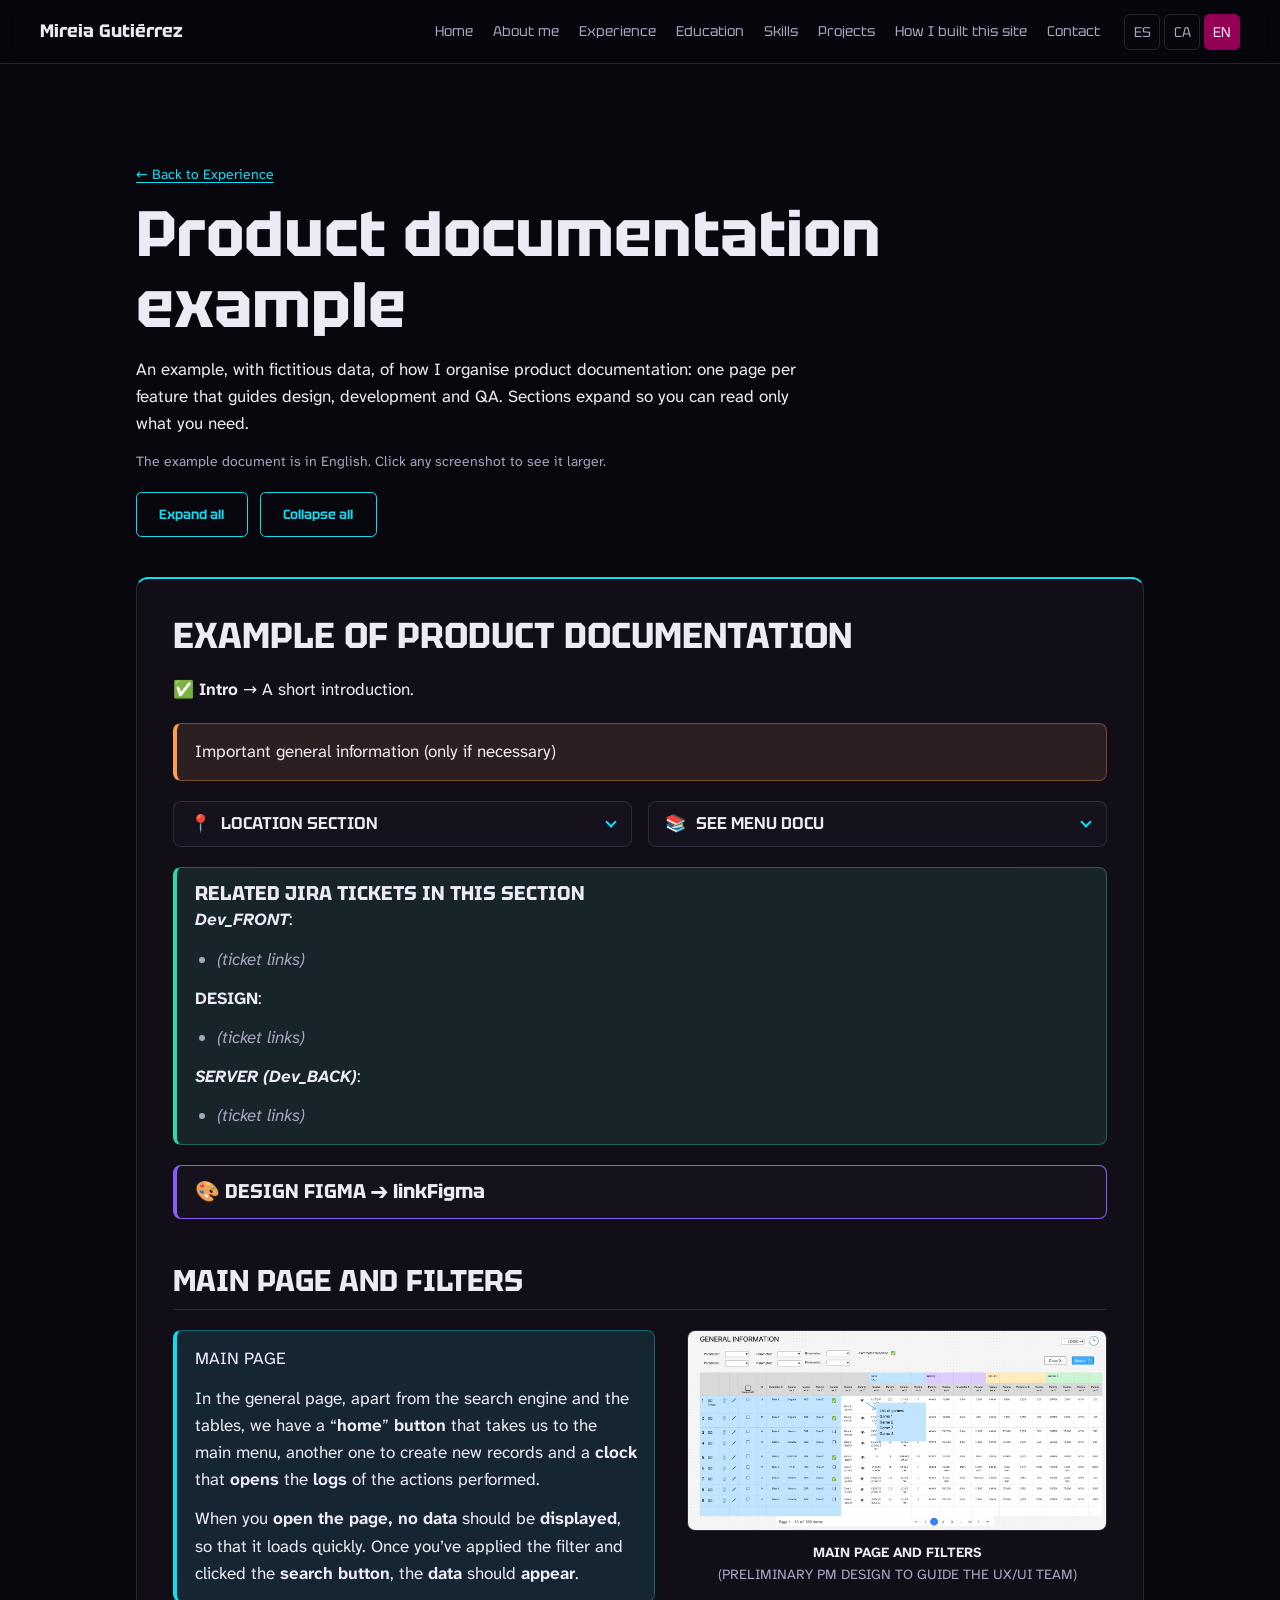
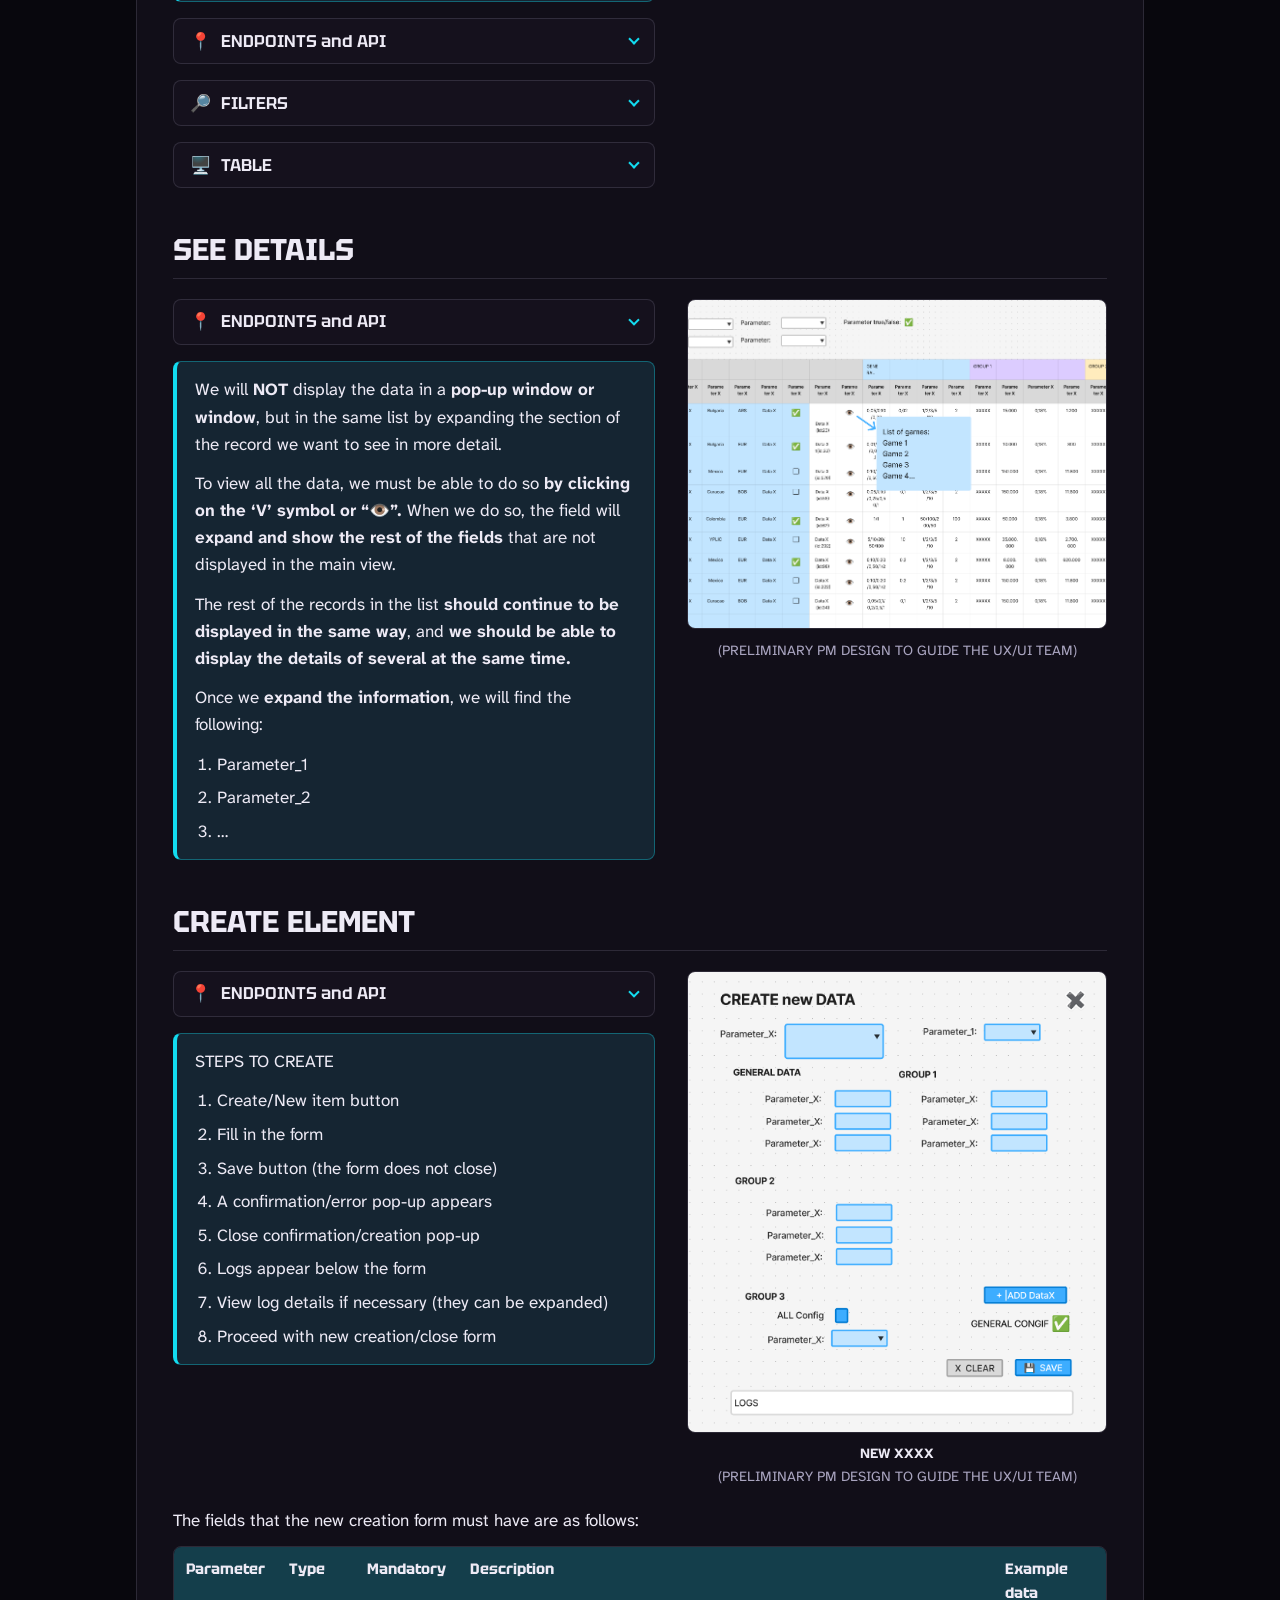
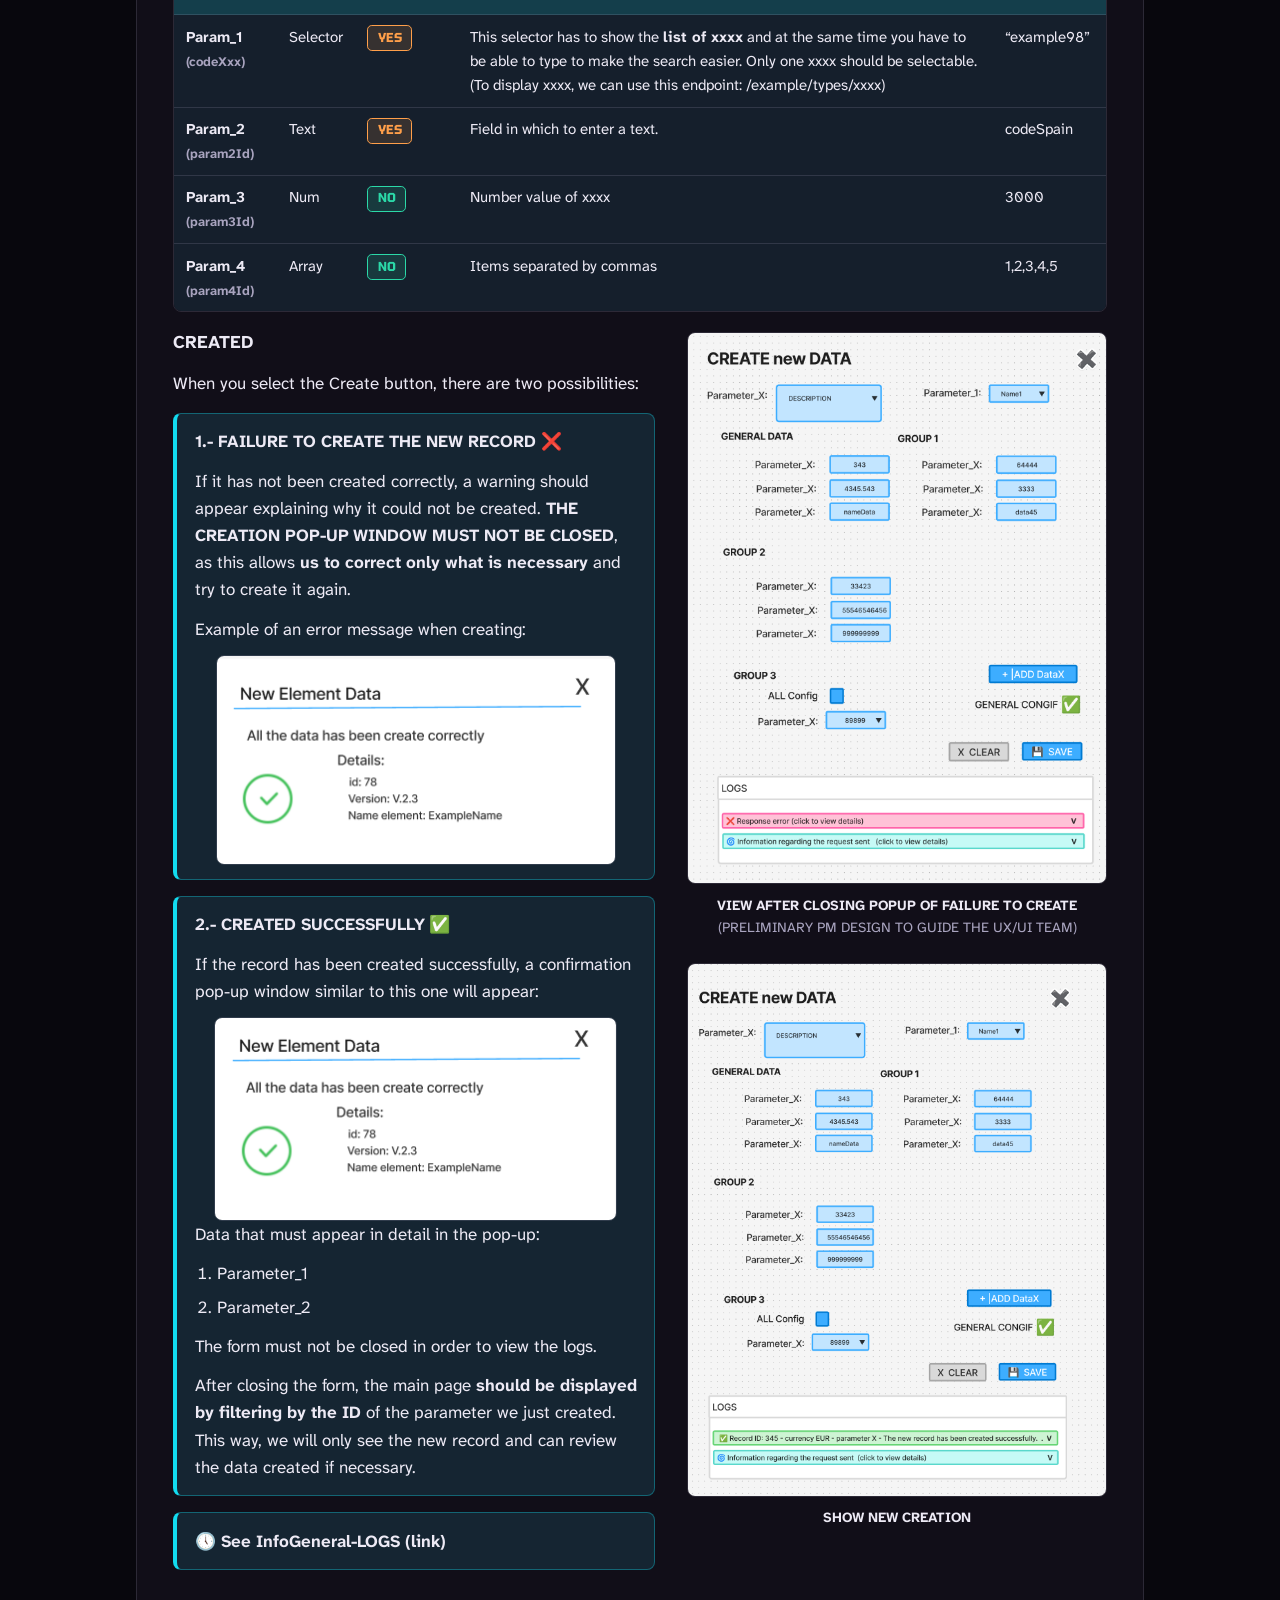
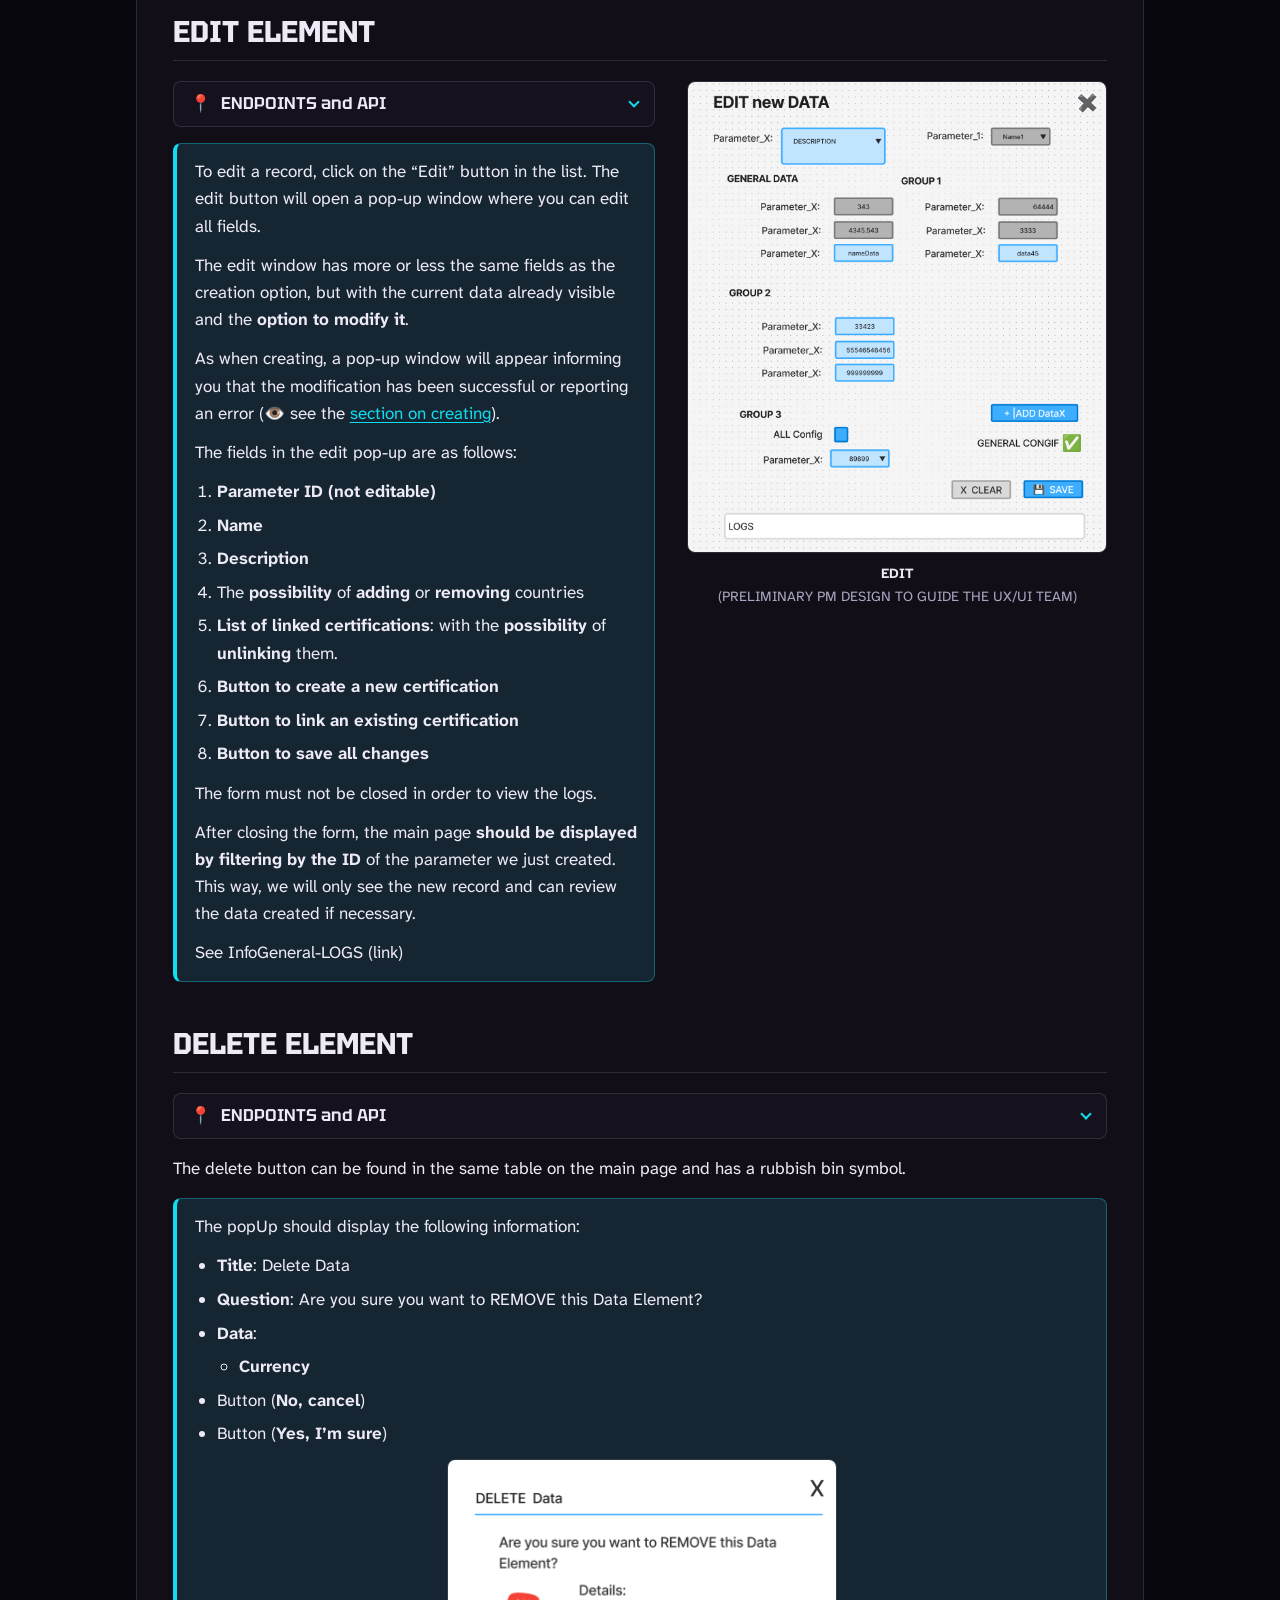
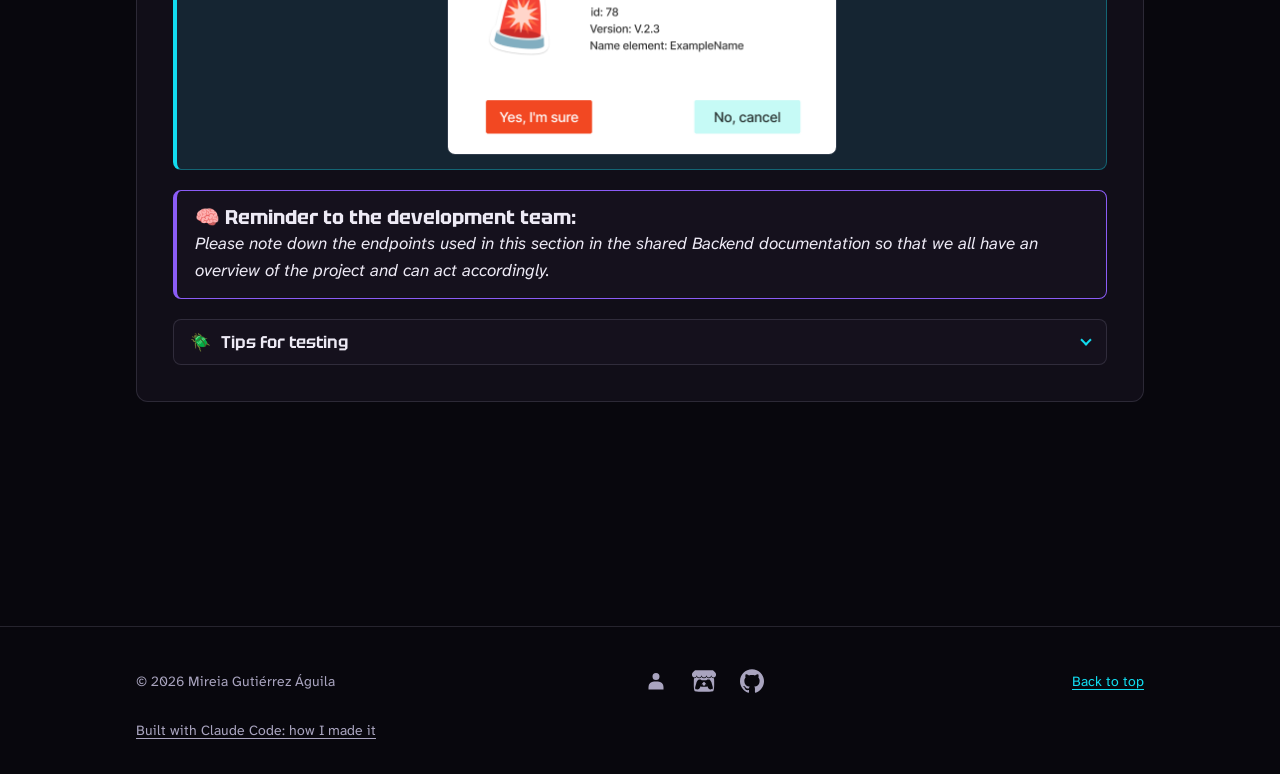
<file: ejemplos/documentacion-producto.html>
<!DOCTYPE html>
<html lang="es">
<head>
  <meta charset="UTF-8">
  <meta name="viewport" content="width=device-width, initial-scale=1">
  <title data-i18n="ejemplo.meta.titulo">Ejemplo de documentación de producto · Mireia Gutiérrez Águila</title>
  <meta name="description" data-i18n-content="ejemplo.meta.desc" content="Ejemplo, con datos ficticios, de cómo organizo la documentación de producto para guiar a diseño, desarrollo y QA, por Mireia Gutiérrez Águila.">
  <!-- Favicon y vista previa al compartir el enlace (las redes no ejecutan JavaScript: va fijo, en español) -->
  <link rel="icon" href="../favicon.svg" type="image/svg+xml">
  <link rel="icon" href="../favicon-32.png" type="image/png" sizes="32x32">
  <link rel="apple-touch-icon" href="../apple-touch-icon.png">
  <meta name="theme-color" content="#08070D">
  <meta property="og:type" content="website">
  <meta property="og:site_name" content="Mireia Gutiérrez Águila">
  <meta property="og:locale" content="es_ES">
  <meta property="og:title" content="Ejemplo de documentación de producto · Mireia Gutiérrez Águila">
  <meta property="og:description" content="Ejemplo, con datos ficticios, de cómo organizo la documentación de producto para guiar a diseño, desarrollo y QA, por Mireia Gutiérrez Águila.">
  <meta property="og:url" content="https://mireiagutierrezaguila.github.io/Portfolio_Mireia/ejemplos/documentacion-producto.html">
  <meta property="og:image" content="https://mireiagutierrezaguila.github.io/Portfolio_Mireia/images/og-portada.png">
  <meta property="og:image:width" content="1200">
  <meta property="og:image:height" content="630">
  <meta property="og:image:alt" content="Logo de Mireia Gutiérrez Águila (un trisquel dentro de dos círculos con el lema Evolution = growth + perpetual learning), con su nombre y los roles QA Tester, Product Manager y desarrolladora de videojuegos">
  <meta name="twitter:card" content="summary_large_image">
  <link rel="preconnect" href="https://fonts.googleapis.com">
  <link rel="preconnect" href="https://fonts.gstatic.com" crossorigin>
  <link rel="stylesheet" href="https://fonts.googleapis.com/css2?family=Atkinson+Hyperlegible+Next:ital,wght@0,400;0,600;0,700;1,400&family=Tektur:wdth,wght@75..100,400..900&display=swap">
  <link rel="stylesheet" href="../css/styles.css">
  <link rel="stylesheet" href="../css/ejemplo.css">
</head>
<body class="pagina-ejemplo">
  <svg class="sprite" aria-hidden="true" focusable="false">
    <symbol id="logo-itchdotio" viewBox="0 0 24 24"><path d="M3.13 1.338C2.08 1.96.02 4.328 0 4.95v1.03c0 1.303 1.22 2.45 2.325 2.45 1.33 0 2.436-1.102 2.436-2.41 0 1.308 1.07 2.41 2.4 2.41 1.328 0 2.362-1.102 2.362-2.41 0 1.308 1.137 2.41 2.466 2.41h.024c1.33 0 2.466-1.102 2.466-2.41 0 1.308 1.034 2.41 2.363 2.41 1.33 0 2.4-1.102 2.4-2.41 0 1.308 1.106 2.41 2.435 2.41C22.78 8.43 24 7.282 24 5.98V4.95c-.02-.62-2.082-2.99-3.13-3.612-3.253-.114-5.508-.134-8.87-.133-3.362 0-7.945.053-8.87.133zm6.376 6.477a2.74 2.74 0 0 1-.468.602c-.5.49-1.19.795-1.947.795a2.786 2.786 0 0 1-1.95-.795c-.182-.178-.32-.37-.446-.59-.127.222-.303.412-.486.59a2.788 2.788 0 0 1-1.95.795c-.092 0-.187-.025-.264-.052-.107 1.113-.152 2.176-.168 2.95v.005l-.006 1.167c.02 2.334-.23 7.564 1.03 8.85 1.952.454 5.545.662 9.15.663 3.605 0 7.198-.21 9.15-.664 1.26-1.284 1.01-6.514 1.03-8.848l-.006-1.167v-.004c-.016-.775-.06-1.838-.168-2.95-.077.026-.172.052-.263.052a2.788 2.788 0 0 1-1.95-.795c-.184-.178-.36-.368-.486-.59-.127.22-.265.412-.447.59a2.786 2.786 0 0 1-1.95.794c-.76 0-1.446-.303-1.948-.793a2.74 2.74 0 0 1-.468-.602 2.738 2.738 0 0 1-.463.602 2.787 2.787 0 0 1-1.95.794h-.16a2.787 2.787 0 0 1-1.95-.793 2.738 2.738 0 0 1-.464-.602zm-2.004 2.59v.002c.795.002 1.5 0 2.373.953.687-.072 1.406-.108 2.125-.107.72 0 1.438.035 2.125.107.873-.953 1.578-.95 2.372-.953.376 0 1.876 0 2.92 2.934l1.123 4.028c.832 2.995-.266 3.068-1.636 3.07-2.03-.075-3.156-1.55-3.156-3.025-1.124.184-2.436.276-3.748.277-1.312 0-2.624-.093-3.748-.277 0 1.475-1.125 2.95-3.156 3.026-1.37-.004-2.468-.077-1.636-3.072l1.122-4.027c1.045-2.934 2.545-2.934 2.92-2.934zM12 12.714c-.002.002-2.14 1.964-2.523 2.662l1.4-.056v1.22c0 .056.56.033 1.123.007.562.026 1.124.05 1.124-.008v-1.22l1.4.055C14.138 14.677 12 12.713 12 12.713z"/></symbol>
    <symbol id="logo-github" viewBox="0 0 24 24"><path d="M12 .297c-6.63 0-12 5.373-12 12 0 5.303 3.438 9.8 8.205 11.385.6.113.82-.258.82-.577 0-.285-.01-1.04-.015-2.04-3.338.724-4.042-1.61-4.042-1.61C4.422 18.07 3.633 17.7 3.633 17.7c-1.087-.744.084-.729.084-.729 1.205.084 1.838 1.236 1.838 1.236 1.07 1.835 2.809 1.305 3.495.998.108-.776.417-1.305.76-1.605-2.665-.3-5.466-1.332-5.466-5.93 0-1.31.465-2.38 1.235-3.22-.135-.303-.54-1.523.105-3.176 0 0 1.005-.322 3.3 1.23.96-.267 1.98-.399 3-.405 1.02.006 2.04.138 3 .405 2.28-1.552 3.285-1.23 3.285-1.23.645 1.653.24 2.873.12 3.176.765.84 1.23 1.91 1.23 3.22 0 4.61-2.805 5.625-5.475 5.92.42.36.81 1.096.81 2.22 0 1.606-.015 2.896-.015 3.286 0 .315.21.69.825.57C20.565 22.092 24 17.592 24 12.297c0-6.627-5.373-12-12-12"/></symbol>
    <symbol id="icono-persona" viewBox="0 0 24 24"><path d="M8.5 7.5a3.5 3.5 0 1 0 7 0a3.5 3.5 0 1 0 -7 0z"/><path d="M4.5 20.5V18a5.5 5.5 0 0 1 5.5 -5.5H14A5.5 5.5 0 0 1 19.5 18V20.5z"/></symbol>
  </svg>

  <header class="cabecera">
    <a class="cabecera__marca" href="../index.html#inicio">Mireia Gutiérrez</a>

    <button class="cabecera__menu" type="button" aria-expanded="false" aria-controls="navegacion"
            data-i18n-aria="nav.abrir" aria-label="Abrir menú">
      <span class="hamburguesa" aria-hidden="true"></span>
    </button>

    <nav id="navegacion" class="nav" data-i18n-aria="nav.etiqueta" aria-label="Secciones">
      <ul class="nav__lista">
        <li><a class="nav__enlace" href="../index.html#inicio" data-i18n="nav.inicio">Inicio</a></li>
        <li><a class="nav__enlace" href="../index.html#sobre-mi" data-i18n="nav.sobreMi">Sobre mí</a></li>
        <li><a class="nav__enlace" href="../index.html#experiencia" data-i18n="nav.experiencia" aria-current="true">Experiencia</a></li>
        <li><a class="nav__enlace" href="../index.html#formacion" data-i18n="nav.formacion">Formación</a></li>
        <li><a class="nav__enlace" href="../index.html#habilidades" data-i18n="nav.habilidades">Habilidades</a></li>
        <li><a class="nav__enlace" href="../index.html#proyectos" data-i18n="nav.proyectos">Proyectos</a></li>
        <li><a class="nav__enlace" href="../index.html#como-la-hice" data-i18n="nav.comoLaHice">Cómo hice esta web</a></li>
        <li><a class="nav__enlace" href="../index.html#contacto" data-i18n="nav.contacto">Contacto</a></li>
      </ul>

      <!-- Selector de idioma -->
      <div class="idiomas" role="group" data-i18n-aria="nav.idioma" aria-label="Idioma">
        <button class="idiomas__boton" type="button" data-idioma="es" lang="es" aria-pressed="true" aria-label="Español">ES</button>
        <button class="idiomas__boton" type="button" data-idioma="ca" lang="ca" aria-pressed="false" aria-label="Català">CA</button>
        <button class="idiomas__boton" type="button" data-idioma="en" lang="en" aria-pressed="false" aria-label="English">EN</button>
      </div>
    </nav>
  </header>

  <main id="inicio" class="ej">
    <!-- Presentación de la página (se traduce) -->
    <header class="ej-intro">
      <a class="ej-volver" href="../index.html#experiencia" data-i18n="ejemplo.volver">← Volver a Experiencia</a>
      <h1 data-i18n="ejemplo.titulo">Ejemplo de documentación de producto</h1>
      <p data-i18n="ejemplo.intro">Ejemplo, con datos ficticios, de cómo organizo la documentación de producto: una página por funcionalidad que guía a diseño, desarrollo y QA. Los apartados se despliegan para consultar solo lo que haga falta.</p>
      <p class="ej-nota" data-i18n="ejemplo.nota">El documento de ejemplo está en inglés. Pulsa cualquier captura para verla en grande.</p>
      <!-- Los botones se muestran con JavaScript (sin JS los apartados se abren uno a uno) -->
      <div class="ej-controles" role="group" data-i18n-aria="ejemplo.grupo" aria-label="Apartados del documento">
        <button class="boton boton--linea" type="button" id="doc-expandir" data-i18n="ejemplo.expandir" hidden>Expandir todo</button>
        <button class="boton boton--linea" type="button" id="doc-contraer" data-i18n="ejemplo.contraer" hidden>Contraer todo</button>
      </div>
    </header>

    <!-- El documento (contenido en inglés, tal como es el original) -->
    <article class="doc" lang="en" aria-labelledby="doc-titulo">
      <h2 id="doc-titulo" class="doc__titulo">EXAMPLE OF PRODUCT DOCUMENTATION</h2>

      <p class="doc__intro"><span aria-hidden="true">✅</span> <strong>Intro</strong> → A short introduction.</p>
      <div class="doc-panel doc-panel--aviso">
        <p>Important general information (only if necessary)</p>
      </div>

      <div class="doc__duo">
        <details class="doc-desplegable">
          <summary><span aria-hidden="true">📍</span> LOCATION SECTION</summary>
          <div class="doc-desplegable__cuerpo">
            <div class="doc-panel doc-panel--aviso">
              <figure class="doc-figura">
                <a class="doc-ampliar" href="../images/ejemplos/documentacion-producto/01-location.webp"><img src="../images/ejemplos/documentacion-producto/01-location.webp" width="293" height="535" loading="lazy" decoding="async"
                     alt="Mock-up of the main menu of the website, with the option “Desarrollo web” highlighted in a pink frame"><span class="solo-lectores"> – enlarge image</span></a>
              </figure>
            </div>
          </div>
        </details>

        <details class="doc-desplegable">
          <summary><span aria-hidden="true">📚</span> SEE MENU DOCU</summary>
          <div class="doc-desplegable__cuerpo">
            <div class="doc-panel doc-panel--aviso">
              <p>MENÚ DOCU</p>
              <ul class="doc-menu">
                <li>GENERAL
                  <ul><li><a href="#main-page-and-filters">MAIN PAGE AND FILTERS</a></li></ul>
                </li>
                <li>SEE
                  <ul><li><a href="#see-details">SEE DETAILS</a></li></ul>
                </li>
                <li>CREATE
                  <ul><li><a href="#create-element">NEW</a></li></ul>
                </li>
                <li>EDIT
                  <ul><li><a href="#edit-element">EDIT</a></li></ul>
                </li>
                <li>DELETE
                  <ul><li><a href="#delete-element">DELETE</a></li></ul>
                </li>
                <li>CACHE</li>
              </ul>
            </div>
          </div>
        </details>
      </div>

      <section class="doc-panel doc-panel--jira" aria-labelledby="doc-jira">
        <h3 id="doc-jira">RELATED JIRA TICKETS IN THIS SECTION</h3>
        <p><em><strong>Dev_FRONT</strong></em>:</p>
        <ul><li class="doc-pendiente">(ticket links)</li></ul>
        <p><strong>DESIGN</strong>:</p>
        <ul><li class="doc-pendiente">(ticket links)</li></ul>
        <p><em><strong>SERVER (Dev_BACK)</strong></em>:</p>
        <ul><li class="doc-pendiente">(ticket links)</li></ul>
      </section>

      <div class="doc-panel doc-panel--figma">
        <h3><span aria-hidden="true">🎨</span> DESIGN FIGMA → linkFigma</h3>
      </div>

      <!-- ===== MAIN PAGE AND FILTERS ===== -->
      <section class="doc-seccion" id="main-page-and-filters" aria-labelledby="h-main">
        <h3 id="h-main" class="doc-seccion__titulo">MAIN PAGE AND FILTERS</h3>
        <div class="doc-cols">
          <div class="doc-col">
            <div class="doc-panel doc-panel--info">
              <p>MAIN PAGE</p>
              <p>In the general page, apart from the search engine and the tables, we have a “<strong>home</strong>” <strong>button</strong> that takes us to the main menu, another one to create new records and a <strong>clock</strong> that <strong>opens</strong> the <strong>logs</strong> of the actions performed.</p>
              <p>When you <strong>open the page, no data</strong> should be <strong>displayed</strong>, so that it loads quickly. Once you’ve applied the filter and clicked the <strong>search button</strong>, the <strong>data</strong> should <strong>appear</strong>.</p>
            </div>

            <details class="doc-desplegable">
              <summary><span aria-hidden="true">📍</span> ENDPOINTS and API</summary>
              <div class="doc-desplegable__cuerpo">
                <div class="doc-panel doc-panel--info">
                  <p>FIND</p>
                  <pre class="doc-codigo"><code>/endpointFind/</code></pre>
                </div>
                <div class="doc-panel doc-panel--info">
                  <p>GET</p>
                  <pre class="doc-codigo"><code>/endpointGet/{id}</code></pre>
                </div>
                <div class="doc-panel doc-panel--neutro">
                  <p><strong>API</strong> <span aria-hidden="true">➡️</span> Api Example (link)</p>
                  <p><span aria-hidden="true">🗄️</span> <strong>Database:</strong> <em>bbdd_ejemplo</em></p>
                </div>
              </div>
            </details>

            <details class="doc-desplegable">
              <summary><span aria-hidden="true">🔎</span> FILTERS</summary>
              <div class="doc-desplegable__cuerpo">
                <div class="doc-panel doc-panel--info">
                  <p>The filters that should appear in this section are as follows:</p>
                  <ul>
                    <li><strong>Parameter_1</strong>: is a selector that shows different <strong>xxxxx</strong> and allows typing to find the one we need. <strong>Once selected, the xxxx selector should only show us the xxxxx of the chosen xxxxx.</strong></li>
                    <li><strong>Parameter_2</strong>: <strong>Selector</strong> that must show the current xxxxx (endpoint that returns the names “<em>/example/names/xxxxx</em>”).</li>
                    <li><strong>…</strong></li>
                    <li><strong>Button Search</strong>: By clicking this button we perform the search for the selected filters.</li>
                    <li><strong>Button clear</strong>: With this option, we delete everything that is selected in the filters at the same time.</li>
                    <li><strong>Hide filters</strong>: we must have the option to hide the filters (V) to be able to see more records.</li>
                  </ul>
                </div>
              </div>
            </details>

            <details class="doc-desplegable">
              <summary><span aria-hidden="true">🖥️</span> TABLE</summary>
              <div class="doc-desplegable__cuerpo">
                <div class="doc-panel doc-panel--info">
                  <p>The following <strong>sections should appear</strong> in the table:</p>
                  <ul>
                    <li><strong>Numbering</strong>: each row must be numbered.</li>
                    <li><strong>Parameter_1</strong>: shows the xxxx code.</li>
                    <li><strong>Parameter_2</strong>: show xxxx.</li>
                    <li><strong>…</strong></li>
                  </ul>
                  <p><strong>Other elements in the table</strong></p>
                  <ul>
                    <li><strong>Button see</strong>: To display the rest of the values.</li>
                    <li><strong>New button</strong>: this button opens the view for creating new registration.</li>
                    <li><strong>Edit button</strong>: this opens an edit pop-up to modify the values.</li>
                    <li><strong>Delete button</strong>: to delete one of the records.</li>
                    <li><strong>Button to view more information</strong>: to the left of the table, there should be a button for each record to display the rest of the parameters that are not visible at first glance.</li>
                    <li><strong>Records to display in the table</strong>: We should be able to see about <strong>25 without scrolling</strong> and with scrolling up to <strong>50</strong> without <strong>turning the page</strong>. Scrolling must be possible with the <strong>scroll bar</strong> <strong>and</strong> with the <strong>mouse</strong>.</li>
                    <li><strong>Total items and page</strong>: shows the total number of records, if it is before filtering it will show the total <strong>number records</strong> that exist. If we have performed a search, the total number of records according to the ones we have filtered. For example: <strong>Page 1 - 10 of 309 items</strong>.</li>
                    <li><strong>Page change buttons</strong>: At the bottom of the table we can see a series of buttons to scroll through the existing pages.</li>
                    <li><strong>Scroll</strong>: We must be able to <strong>scroll</strong> with the mouse to see the <strong>total number of items</strong> displayed on the page.</li>
                  </ul>
                </div>
              </div>
            </details>
          </div>

          <figure class="doc-figura doc-figura--lado">
            <a class="doc-ampliar" href="../images/ejemplos/documentacion-producto/02-main-page.webp"><img src="../images/ejemplos/documentacion-producto/02-main-page.webp" width="1645" height="785" loading="lazy" decoding="async"
                 alt="Mock-up of the main page, “General information”: a row of filters at the top, the Search and Clear buttons, a Logs button with a clock, and a table of records with numbered rows, a header grouped by colour, a blue note listing games (Game 1 to Game 4) next to one of the eye icons, and a pager at the bottom (Page 1 - 10 of 309 items)"><span class="solo-lectores"> – enlarge image</span></a>
            <figcaption><strong>MAIN PAGE AND FILTERS</strong><br>(PRELIMINARY PM DESIGN TO GUIDE THE UX/UI TEAM)</figcaption>
          </figure>
        </div>
      </section>

      <!-- ===== SEE DETAILS ===== -->
      <section class="doc-seccion" id="see-details" aria-labelledby="h-see">
        <h3 id="h-see" class="doc-seccion__titulo">SEE DETAILS</h3>
        <div class="doc-cols">
          <div class="doc-col">
            <details class="doc-desplegable">
              <summary><span aria-hidden="true">📍</span> ENDPOINTS and API</summary>
              <div class="doc-desplegable__cuerpo">
                <div class="doc-panel doc-panel--info">
                  <p>FIND</p>
                  <pre class="doc-codigo"><code>/endpointFind/</code></pre>
                </div>
                <div class="doc-panel doc-panel--info">
                  <p>GET</p>
                  <pre class="doc-codigo"><code>/endpointGet/{id}</code></pre>
                </div>
                <div class="doc-panel doc-panel--neutro">
                  <p><strong>API</strong> <span aria-hidden="true">➡️</span> Api Example (link)</p>
                  <p><span aria-hidden="true">🗄️</span> <strong>Database:</strong> <em>bbdd_ejemplo</em></p>
                </div>
              </div>
            </details>

            <div class="doc-panel doc-panel--info">
              <p>We will <strong>NOT</strong> display the data in a <strong>pop-up window or window</strong>, but in the same list by expanding the section of the record we want to see in more detail.</p>
              <p>To view all the data, we must be able to do so <strong>by clicking on the ‘V’ symbol or “<span aria-hidden="true">👁️</span><span class="solo-lectores">eye</span>”.</strong> When we do so, the field will <strong>expand and show the rest of the fields</strong> that are not displayed in the main view.</p>
              <p>The rest of the records in the list <strong>should continue to be displayed in the same way</strong>, and <strong>we should be able to display the details of several at the same time.</strong></p>
              <p>Once we <strong>expand the information</strong>, we will find the following:</p>
              <ol>
                <li>Parameter_1</li>
                <li>Parameter_2</li>
                <li>…</li>
              </ol>
            </div>
          </div>

          <figure class="doc-figura doc-figura--lado">
            <a class="doc-ampliar" href="../images/ejemplos/documentacion-producto/03-see-details.webp"><img src="../images/ejemplos/documentacion-producto/03-see-details.webp" width="863" height="679" loading="lazy" decoding="async"
                 alt="Mock-up of the table with one row expanded: a blue note lists the game names (Game 1, Game 2, Game 3, Game 4…) that appear when the eye icon is clicked"><span class="solo-lectores"> – enlarge image</span></a>
            <figcaption>(PRELIMINARY PM DESIGN TO GUIDE THE UX/UI TEAM)</figcaption>
          </figure>
        </div>
      </section>

      <!-- ===== CREATE ELEMENT ===== -->
      <section class="doc-seccion" id="create-element" aria-labelledby="h-create">
        <h3 id="h-create" class="doc-seccion__titulo">CREATE ELEMENT</h3>
        <div class="doc-cols">
          <div class="doc-col">
            <details class="doc-desplegable">
              <summary><span aria-hidden="true">📍</span> ENDPOINTS and API</summary>
              <div class="doc-desplegable__cuerpo">
                <div class="doc-panel doc-panel--info">
                  <p>CREATE</p>
                  <pre class="doc-codigo"><code>/endpointCreate/</code></pre>
                </div>
                <div class="doc-panel doc-panel--neutro">
                  <p><strong>API</strong> <span aria-hidden="true">➡️</span> Api Example (link)</p>
                  <p><span aria-hidden="true">🗄️</span> <strong>Database:</strong> <em>bbdd_ejemplo</em></p>
                </div>
              </div>
            </details>

            <div class="doc-panel doc-panel--info">
              <p>STEPS TO CREATE</p>
              <ol>
                <li>Create/New item button</li>
                <li>Fill in the form</li>
                <li>Save button (the form does not close)</li>
                <li>A confirmation/error pop-up appears</li>
                <li>Close confirmation/creation pop-up</li>
                <li>Logs appear below the form</li>
                <li>View log details if necessary (they can be expanded)</li>
                <li>Proceed with new creation/close form</li>
              </ol>
            </div>
          </div>

          <figure class="doc-figura doc-figura--lado">
            <a class="doc-ampliar" href="../images/ejemplos/documentacion-producto/04-new-form.webp"><img src="../images/ejemplos/documentacion-producto/04-new-form.webp" width="543" height="598" loading="lazy" decoding="async"
                 alt="Mock-up of the creation form “CREATE new DATA”: empty selectors and fields grouped as General data and Groups 1 to 3, a checkbox, an “ADD DataX” button, Clear and Save buttons, and an empty Logs box at the bottom"><span class="solo-lectores"> – enlarge image</span></a>
            <figcaption><strong>NEW XXXX</strong><br>(PRELIMINARY PM DESIGN TO GUIDE THE UX/UI TEAM)</figcaption>
          </figure>
        </div>

        <div class="doc-ancho">
            <p>The fields that the new creation form must have are as follows:</p>
            <div class="doc-tabla__marco" role="region" aria-label="Fields of the creation form" tabindex="0">
              <table class="doc-tabla">
                <thead>
                  <tr>
                    <th scope="col">Parameter</th>
                    <th scope="col">Type</th>
                    <th scope="col">Mandatory</th>
                    <th scope="col">Description</th>
                    <th scope="col">Example data</th>
                  </tr>
                </thead>
                <tbody>
                  <tr>
                    <th scope="row">Param_1<br><small>(codeXxx)</small></th>
                    <td>Selector</td>
                    <td><span class="doc-si">YES</span></td>
                    <td>This selector has to show the <strong>list of xxxx</strong> and at the same time you have to be able to type to make the search easier. Only one xxxx should be selectable. (To display xxxx, we can use this endpoint: /example/types/xxxx)</td>
                    <td>“example98”</td>
                  </tr>
                  <tr>
                    <th scope="row">Param_2<br><small>(param2Id)</small></th>
                    <td>Text</td>
                    <td><span class="doc-si">YES</span></td>
                    <td>Field in which to enter a text.</td>
                    <td>codeSpain</td>
                  </tr>
                  <tr>
                    <th scope="row">Param_3<br><small>(param3Id)</small></th>
                    <td>Num</td>
                    <td><span class="doc-no">NO</span></td>
                    <td>Number value of xxxx</td>
                    <td>3000</td>
                  </tr>
                  <tr>
                    <th scope="row">Param_4<br><small>(param4Id)</small></th>
                    <td>Array</td>
                    <td><span class="doc-no">NO</span></td>
                    <td>Items separated by commas</td>
                    <td>1,2,3,4,5</td>
                  </tr>
                </tbody>
              </table>
            </div>

        </div>

        <div class="doc-cols">
          <div class="doc-col">
            <h4>CREATED</h4>
            <p>When you select the Create button, there are two possibilities:</p>
            <div class="doc-panel doc-panel--info">
              <p><strong>1.- FAILURE TO CREATE THE NEW RECORD <span aria-hidden="true">❌</span></strong></p>
              <p>If it has not been created correctly, a warning should appear explaining why it could not be created. <strong>THE CREATION POP-UP WINDOW MUST NOT BE CLOSED</strong>, as this allows <strong>us to correct only what is necessary</strong> and try to create it again.</p>
              <p>Example of an error message when creating:</p>
              <figure class="doc-figura doc-figura--dentro">
                <a class="doc-ampliar" href="../images/ejemplos/documentacion-producto/05-error-popup.webp"><img src="../images/ejemplos/documentacion-producto/05-error-popup.webp" width="400" height="209" loading="lazy" decoding="async"
                     alt="Pop-up window titled “New Element Data” with a green check mark and the details of the record"><span class="solo-lectores"> – enlarge image</span></a>
              </figure>
            </div>
            <div class="doc-panel doc-panel--info">
              <p><strong>2.- CREATED SUCCESSFULLY <span aria-hidden="true">✅</span></strong></p>
              <p>If the record has been created successfully, a confirmation pop-up window similar to this one will appear:</p>
              <figure class="doc-figura doc-figura--dentro">
                <a class="doc-ampliar" href="../images/ejemplos/documentacion-producto/06-ok-popup.webp"><img src="../images/ejemplos/documentacion-producto/06-ok-popup.webp" width="403" height="203" loading="lazy" decoding="async"
                     alt="Pop-up window titled “New Element Data” saying that all the data has been created correctly, with a green check mark and the details: id 78, version V.2.3, name element ExampleName"><span class="solo-lectores"> – enlarge image</span></a>
              </figure>
              <p>Data that must appear in detail in the pop-up:</p>
              <ol>
                <li>Parameter_1</li>
                <li>Parameter_2</li>
              </ol>
              <p>The form must not be closed in order to view the logs.</p>
              <p>After closing the form, the main page <strong>should be displayed by filtering by the ID</strong> of the parameter we just created. This way, we will only see the new record and can review the data created if necessary.</p>
            </div>
            <div class="doc-panel doc-panel--info">
              <p><span aria-hidden="true">🕔</span> <strong>See InfoGeneral-LOGS (link)</strong></p>
            </div>
          </div>

          <div class="doc-col doc-col--lado">
            <figure class="doc-figura">
              <a class="doc-ampliar" href="../images/ejemplos/documentacion-producto/07-tras-error.webp"><img src="../images/ejemplos/documentacion-producto/07-tras-error.webp" width="605" height="797" loading="lazy" decoding="async"
                   alt="Mock-up of the creation form filled in, with a pink “Response error” line and a blue information line in the Logs box"><span class="solo-lectores"> – enlarge image</span></a>
              <figcaption><strong>VIEW AFTER CLOSING POPUP OF FAILURE TO CREATE</strong><br>(PRELIMINARY PM DESIGN TO GUIDE THE UX/UI TEAM)</figcaption>
            </figure>
            <figure class="doc-figura">
              <a class="doc-ampliar" href="../images/ejemplos/documentacion-producto/08-nueva-creacion.webp"><img src="../images/ejemplos/documentacion-producto/08-nueva-creacion.webp" width="635" height="809" loading="lazy" decoding="async"
                   alt="Mock-up of the creation form filled in, with a green line in the Logs box saying that the new record has been created successfully"><span class="solo-lectores"> – enlarge image</span></a>
              <figcaption><strong>SHOW NEW CREATION</strong></figcaption>
            </figure>
          </div>
        </div>
      </section>

      <!-- ===== EDIT ELEMENT ===== -->
      <section class="doc-seccion" id="edit-element" aria-labelledby="h-edit">
        <h3 id="h-edit" class="doc-seccion__titulo">EDIT ELEMENT</h3>
        <div class="doc-cols">
          <div class="doc-col">
            <details class="doc-desplegable">
              <summary><span aria-hidden="true">📍</span> ENDPOINTS and API</summary>
              <div class="doc-desplegable__cuerpo">
                <div class="doc-panel doc-panel--info">
                  <p>UPDATE</p>
                  <pre class="doc-codigo"><code>/endpointUpdate/</code></pre>
                </div>
                <div class="doc-panel doc-panel--neutro">
                  <p><strong>API</strong> <span aria-hidden="true">➡️</span> Api Example (link)</p>
                  <p><span aria-hidden="true">🗄️</span> <strong>Database:</strong> <em>bbdd_ejemplo</em></p>
                </div>
              </div>
            </details>

            <div class="doc-panel doc-panel--info">
              <p>To edit a record, click on the “Edit” button in the list. The edit button will open a pop-up window where you can edit all fields.</p>
              <p>The edit window has more or less the same fields as the creation option, but with the current data already visible and the <strong>option to modify it</strong>.</p>
              <p>As when creating, a pop-up window will appear informing you that the modification has been successful or reporting an error (<span aria-hidden="true">👁️</span> see the <a href="#create-element">section on creating</a>).</p>
              <p>The fields in the edit pop-up are as follows:</p>
              <ol>
                <li><strong>Parameter ID (not editable)</strong></li>
                <li><strong>Name</strong></li>
                <li><strong>Description</strong></li>
                <li>The <strong>possibility</strong> of <strong>adding</strong> or <strong>removing</strong> countries</li>
                <li><strong>List of linked certifications</strong>: with the <strong>possibility</strong> of <strong>unlinking</strong> them.</li>
                <li><strong>Button to create a new certification</strong></li>
                <li><strong>Button to link an existing certification</strong></li>
                <li><strong>Button to save all changes</strong></li>
              </ol>
              <p>The form must not be closed in order to view the logs.</p>
              <p>After closing the form, the main page <strong>should be displayed by filtering by the ID</strong> of the parameter we just created. This way, we will only see the new record and can review the data created if necessary.</p>
              <p>See InfoGeneral-LOGS (link)</p>
            </div>
          </div>

          <figure class="doc-figura doc-figura--lado">
            <a class="doc-ampliar" href="../images/ejemplos/documentacion-producto/09-edit.webp"><img src="../images/ejemplos/documentacion-producto/09-edit.webp" width="614" height="691" loading="lazy" decoding="async"
                 alt="Mock-up of the form “EDIT new DATA”: some fields are grey (not editable) and others are blue (editable), with Clear and Save buttons and an empty Logs box"><span class="solo-lectores"> – enlarge image</span></a>
            <figcaption><strong>EDIT</strong><br>(PRELIMINARY PM DESIGN TO GUIDE THE UX/UI TEAM)</figcaption>
          </figure>
        </div>
      </section>

      <!-- ===== DELETE ELEMENT ===== -->
      <section class="doc-seccion" id="delete-element" aria-labelledby="h-delete">
        <h3 id="h-delete" class="doc-seccion__titulo">DELETE ELEMENT</h3>
        <div class="doc-col doc-col--ancho">
          <details class="doc-desplegable">
            <summary><span aria-hidden="true">📍</span> ENDPOINTS and API</summary>
            <div class="doc-desplegable__cuerpo">
              <div class="doc-panel doc-panel--info">
                <p>DELETE</p>
                <pre class="doc-codigo"><code>/endpointDelete/{id}</code></pre>
              </div>
              <div class="doc-panel doc-panel--neutro">
                <p><strong>API</strong> <span aria-hidden="true">➡️</span> Api Example (link)</p>
                <p><span aria-hidden="true">🗄️</span> <strong>Database:</strong> <em>bbdd_ejemplo</em></p>
              </div>
            </div>
          </details>

          <p>The delete button can be found in the same table on the main page and has a rubbish bin symbol.</p>
          <div class="doc-panel doc-panel--info">
            <p>The popUp should display the following information:</p>
            <ul>
              <li><strong>Title</strong>: Delete Data</li>
              <li><strong>Question</strong>: Are you sure you want to REMOVE this Data Element?</li>
              <li><strong>Data</strong>:
                <ul><li><strong>Currency</strong></li></ul>
              </li>
              <li>Button (<strong>No, cancel</strong>)</li>
              <li>Button (<strong>Yes, I’m sure</strong>)</li>
            </ul>
            <figure class="doc-figura doc-figura--dentro">
              <a class="doc-ampliar" href="../images/ejemplos/documentacion-producto/10-delete.webp"><img src="../images/ejemplos/documentacion-producto/10-delete.webp" width="390" height="295" loading="lazy" decoding="async"
                   alt="Pop-up window titled “DELETE Data” asking “Are you sure you want to REMOVE this Data Element?”, with a red siren icon, the details of the record and two buttons: “Yes, I’m sure” and “No, cancel”"><span class="solo-lectores"> – enlarge image</span></a>
            </figure>
          </div>
        </div>
      </section>

      <!-- ===== Cierre ===== -->
      <div class="doc-panel doc-panel--figma">
        <h3><span aria-hidden="true">🧠</span> Reminder to the development team:</h3>
        <p><em>Please note down the endpoints used in this section in the shared Backend documentation so that we all have an overview of the project and can act accordingly.</em></p>
      </div>

      <details class="doc-desplegable">
        <summary><span aria-hidden="true">🪲</span> Tips for testing</summary>
        <div class="doc-desplegable__cuerpo">
          <div class="doc-panel doc-panel--aviso">
            <h4><span aria-hidden="true">⚠️</span> What can we test and what can’t we test in this section?</h4>
            <p>CREATIONS:</p>
            <ul>
              <li><em>In this case, we can create records in any type of control, as there is an option to delete the record.</em></li>
              <li><em>Create records with names that identify our equipment so that we can distinguish these test results from data relating to other equipment.</em></li>
              <li><em>Remember to delete any records that do not need to be retained in order to keep the database clean.</em></li>
            </ul>
            <p>EDITING:</p>
            <ul>
              <li><em>You are not permitted to edit existing records that were not created by your own team.</em></li>
              <li><em>Check that the ability to edit some fields but not others matches the information in the documentation and the API. If there are any inconsistencies, please report them to the product team.</em></li>
            </ul>
            <p>DELETE:</p>
            <ul>
              <li><em>Check that records linked to record 2 cannot be deleted.</em></li>
              <li><em>Verify that the deleted record actually disappears from the database (MySQL) and from its related record (MongoDB).</em></li>
            </ul>
          </div>
          <div class="doc-panel doc-panel--info">
            <h4><span aria-hidden="true">🔢</span> Examples of valid data for testing</h4>
            <p><em>An external document (CSV) has been created containing a table with real-life examples that meet the requirements of the endpoints for creating the records in this section. If you have completed the list (150 examples) and need more data for testing, you can re-enter them by changing the currency code (EUR, USD, MXN, etc.) – this gives you thousands of possibilities. You can view the table via the following link: <strong>“linkDataTesting”</strong></em></p>
          </div>
        </div>
      </details>
    </article>
  </main>

  <footer class="pie">
    <p>© <span class="pie__anio">2026</span> Mireia Gutiérrez Águila</p>
    <ul class="pie__redes" aria-label="Redes" data-i18n-aria="pie.redes">
      <li><a class="pie__red" href="https://www.linkedin.com/in/mireia-guti%C3%A9rrez-%C3%A1guila-qatester-pm" target="_blank" rel="noopener noreferrer" aria-label="LinkedIn"><svg class="logo" aria-hidden="true" focusable="false"><use href="#icono-persona"/></svg></a></li>
      <li><a class="pie__red" href="https://mireiaguila9.itch.io/" target="_blank" rel="noopener noreferrer" aria-label="itch.io"><svg class="logo" aria-hidden="true" focusable="false"><use href="#logo-itchdotio"/></svg></a></li>
      <li><a class="pie__red" href="https://github.com/MireiaGutierrezAguila" target="_blank" rel="noopener noreferrer" aria-label="GitHub"><svg class="logo" aria-hidden="true" focusable="false"><use href="#logo-github"/></svg></a></li>
    </ul>
    <a class="pie__arriba" href="#inicio" data-i18n="pie.arriba">Volver arriba</a>
    <p class="pie__hecho"><a href="../index.html#como-la-hice" data-i18n="pie.hecho">Hecha con Claude Code: cómo la hice</a></p>
  </footer>

  <script src="../js/traducciones.js"></script>
  <script src="../js/main.js"></script>
  <script src="../js/ejemplo.js"></script>
  <script src="../js/cursor-trail.js"></script>
</body>
</html>
</file>
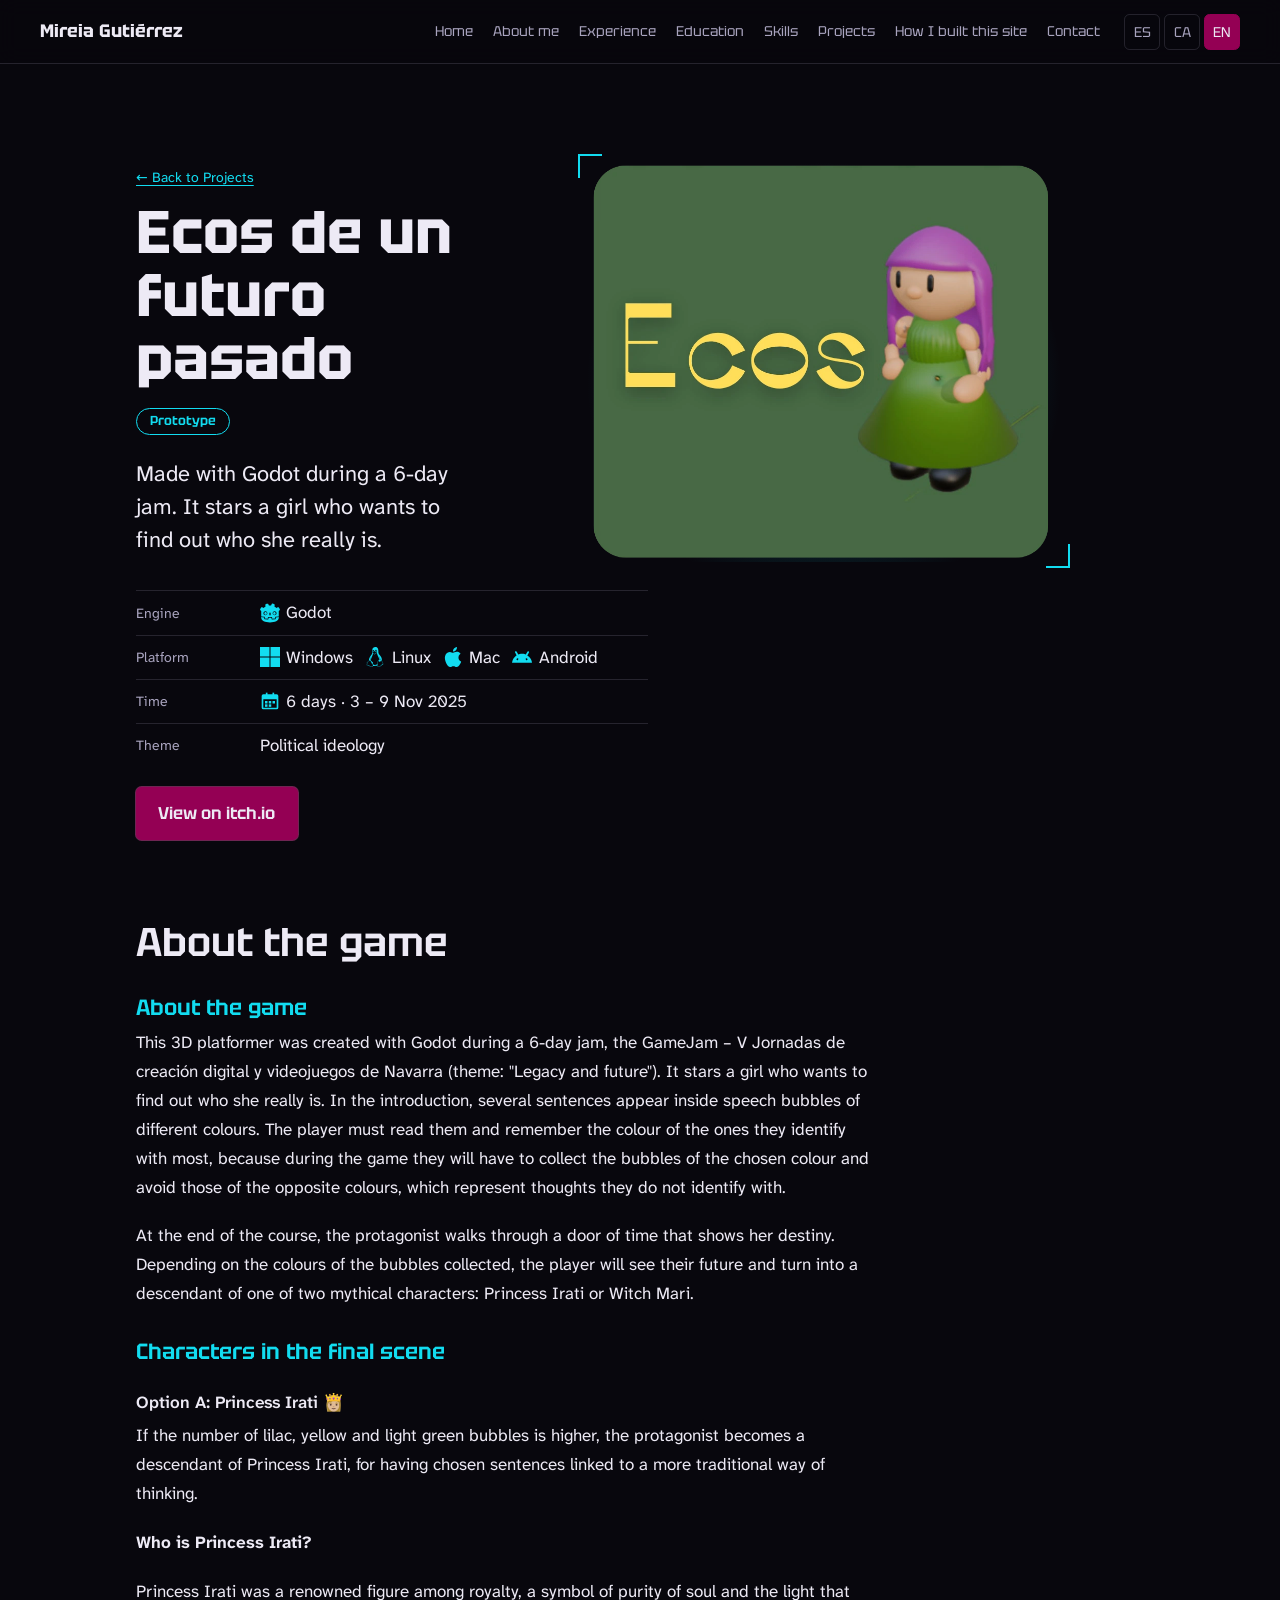
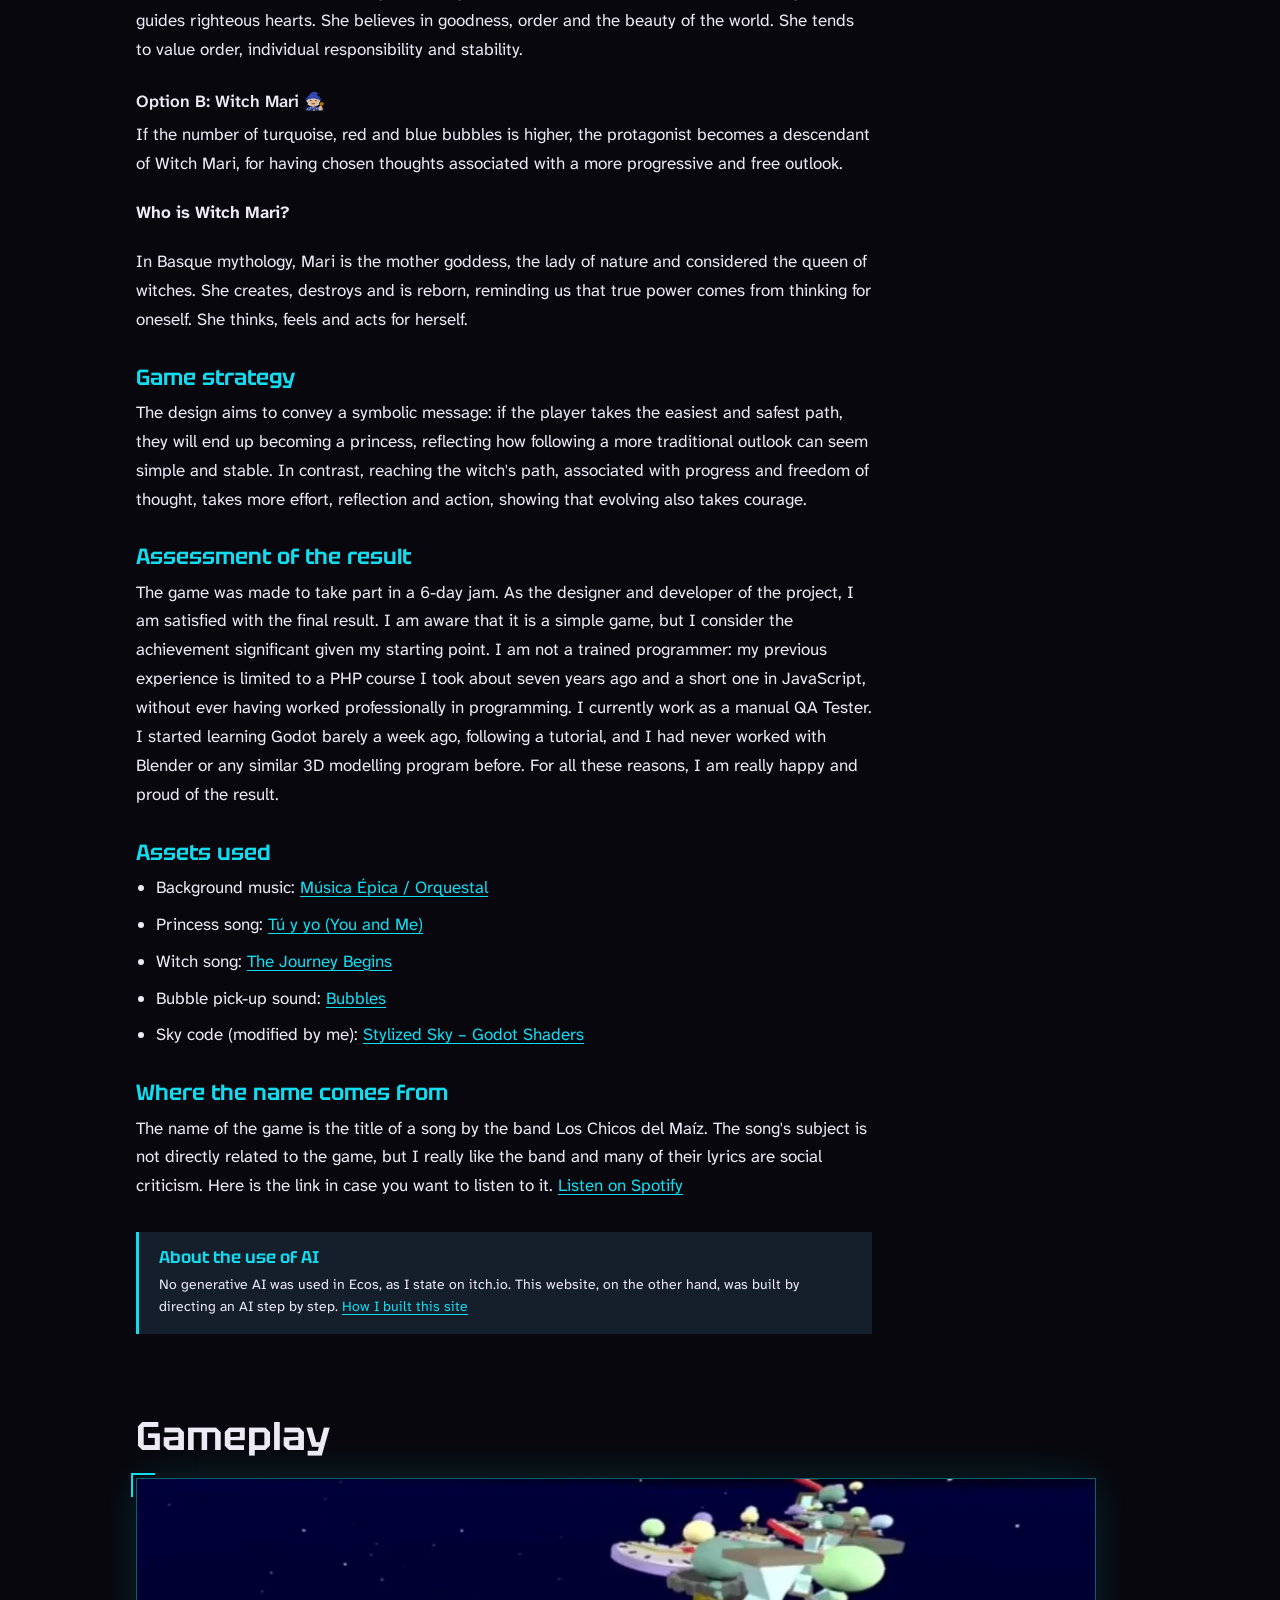
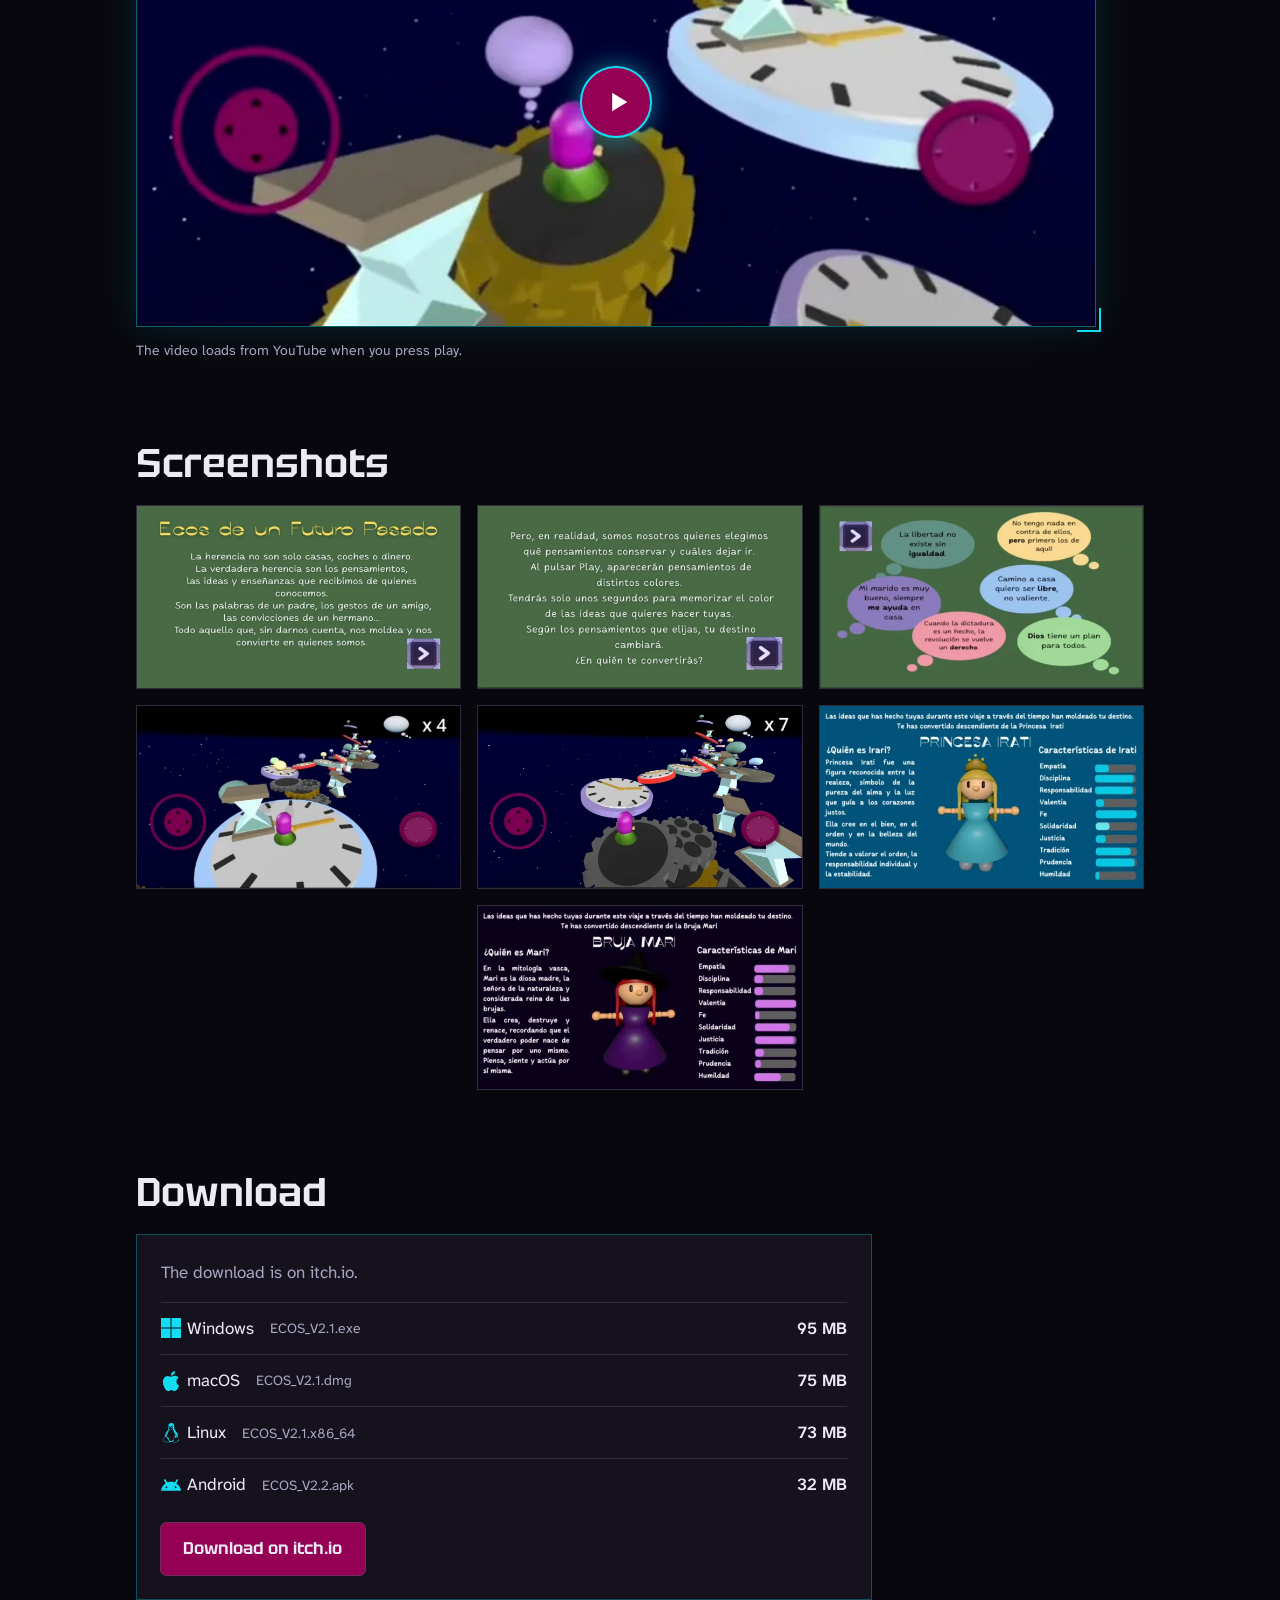
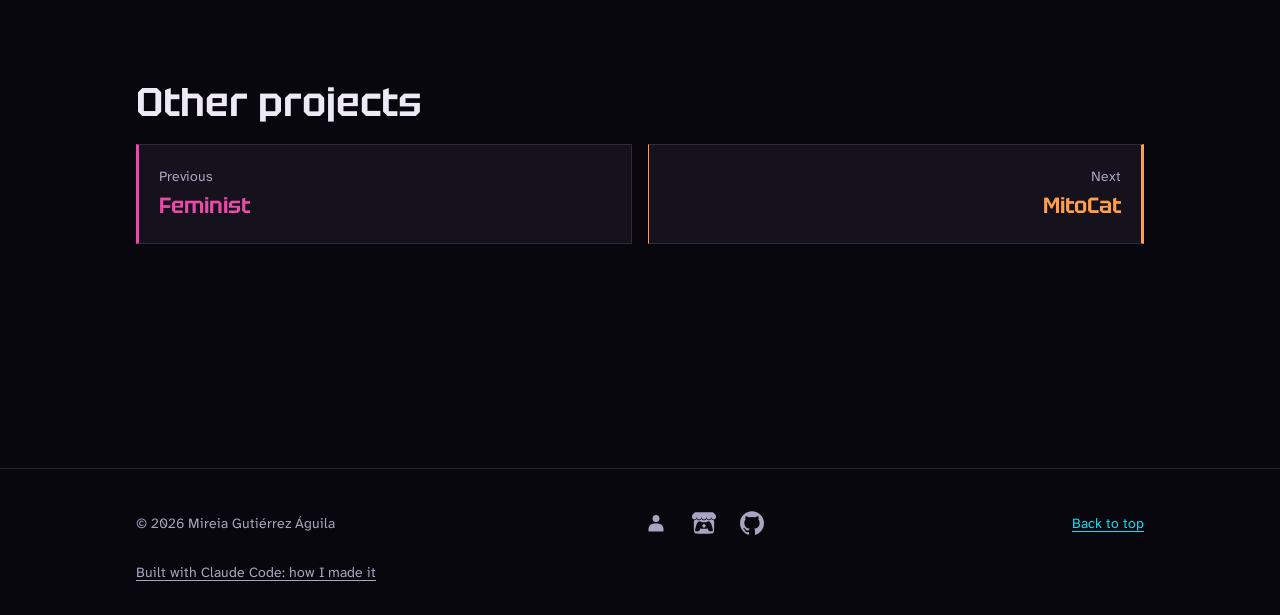
<file: juegos/ecos.html>
<!DOCTYPE html>
<html lang="es">
<head>
  <meta charset="UTF-8">
  <meta name="viewport" content="width=device-width, initial-scale=1">
  <title data-i18n="ecos.meta.titulo">Ecos de un futuro pasado · Mireia Gutiérrez Águila</title>
  <meta name="description" data-i18n-content="ecos.meta.desc" content="Ecos de un futuro pasado: videojuego de plataformas 3D creado con Godot en una jam de 6 días, para Windows, macOS, Linux y Android, por Mireia Gutiérrez Águila.">
  <!-- Favicon y vista previa al compartir el enlace (las redes no ejecutan JavaScript: va fijo, en español) -->
  <link rel="icon" href="../favicon.svg" type="image/svg+xml">
  <link rel="icon" href="../favicon-32.png" type="image/png" sizes="32x32">
  <link rel="apple-touch-icon" href="../apple-touch-icon.png">
  <meta name="theme-color" content="#08070D">
  <meta property="og:type" content="website">
  <meta property="og:site_name" content="Mireia Gutiérrez Águila">
  <meta property="og:locale" content="es_ES">
  <meta property="og:title" content="Ecos de un futuro pasado · Mireia Gutiérrez Águila">
  <meta property="og:description" content="Ecos de un futuro pasado: videojuego de plataformas 3D creado con Godot en una jam de 6 días, para Windows, macOS, Linux y Android, por Mireia Gutiérrez Águila.">
  <meta property="og:url" content="https://mireiagutierrezaguila.github.io/Portfolio_Mireia/juegos/ecos.html">
  <meta property="og:image" content="https://mireiagutierrezaguila.github.io/Portfolio_Mireia/images/og-portada.png">
  <meta property="og:image:width" content="1200">
  <meta property="og:image:height" content="630">
  <meta property="og:image:alt" content="Logo de Mireia Gutiérrez Águila (un trisquel dentro de dos círculos con el lema Evolution = growth + perpetual learning), con su nombre y los roles QA Tester, Product Manager y desarrolladora de videojuegos">
  <meta name="twitter:card" content="summary_large_image">
  <link rel="preconnect" href="https://fonts.googleapis.com">
  <link rel="preconnect" href="https://fonts.gstatic.com" crossorigin>
  <link rel="stylesheet" href="https://fonts.googleapis.com/css2?family=Atkinson+Hyperlegible+Next:ital,wght@0,400;0,600;0,700;1,400&family=Tektur:wdth,wght@75..100,400..900&display=swap">
  <link rel="stylesheet" href="../css/styles.css">
  <link rel="stylesheet" href="../css/juego.css">
</head>
<body class="pagina-juego pagina-juego--ecos">
  <svg class="sprite" aria-hidden="true" focusable="false">
    <symbol id="logo-unrealengine" viewBox="0 0 24 24"><path d="M12 0a12 12 0 1012 12A12 12 0 0012 0zm0 23.52A11.52 11.52 0 1123.52 12 11.52 11.52 0 0112 23.52zm7.13-9.791c-.206.997-1.126 3.557-4.06 4.942l-1.179-1.325-1.988 2a7.338 7.338 0 01-5.804-2.978 2.859 2.859 0 00.65.123c.326.006.678-.114.678-.66v-5.394a.89.89 0 00-1.116-.89c-.92.212-1.656 2.509-1.656 2.509a7.304 7.304 0 012.528-5.597 7.408 7.408 0 013.73-1.721c-1.006.573-1.57 1.507-1.57 2.29 0 1.262.76 1.109.984.923v7.28a1.157 1.157 0 00.148.256 1.075 1.075 0 00.88.445c.76 0 1.747-.868 1.747-.868V9.172c0-.6-.452-1.324-.905-1.572 0 0 .838-.149 1.484.346a5.537 5.537 0 01.387-.425c1.508-1.48 2.929-1.902 4.112-2.112 0 0-2.151 1.69-2.151 3.96 0 1.687.043 5.801.043 5.801.799.771 1.986-.342 3.059-1.441Z"/></symbol>
    <symbol id="logo-godotengine" viewBox="0 0 24 24"><path d="M9.5598.683c-1.096.244-2.1812.5831-3.1983 1.0951.023.8981.081 1.7582.199 2.6323-.395.253-.81.47-1.178.766-.375.288-.7581.564-1.0971.9011-.6781-.448-1.3962-.869-2.1352-1.2411C1.3532 5.6934.608 6.6186 0 7.6546c.458.7411.936 1.4352 1.4521 2.0942h.014v6.3565c.012 0 .023 0 .035.003l3.8963.376c.204.02.364.184.378.3891l.12 1.7201 3.3994.242.234-1.587c.03-.206.207-.358.415-.358h4.1114c.208 0 .385.152.415.358l.234 1.587 3.3993-.242.12-1.72a.4196.4196 0 01.378-.3891l3.8954-.376c.012 0 .023-.003.035-.003v-.5071h.002V9.7498h.014c.516-.659.994-1.3531 1.4521-2.0942-.608-1.036-1.3541-1.9611-2.1512-2.8192-.739.372-1.4571.793-2.1352 1.2411-.339-.337-.721-.613-1.096-.901-.369-.296-.7841-.5131-1.1781-.7661.117-.8741.175-1.7342.199-2.6323-1.0171-.512-2.1012-.851-3.1983-1.095-.438.736-.838 1.533-1.1871 2.3121-.414-.069-.829-.094-1.2461-.099h-.016c-.417.005-.832.03-1.2461.099-.349-.779-.749-1.576-1.1881-2.3121l.001-.001zM6.4765 9.9889c1.2971 0 2.3492 1.0511 2.3492 2.3482s-1.052 2.3482-2.3492 2.3482c-1.296 0-2.3482-1.051-2.3482-2.3482 0-1.297 1.0511-2.3482 2.3482-2.3482zm11.049 0c1.296 0 2.3482 1.0511 2.3482 2.3482s-1.0511 2.3482-2.3482 2.3482-2.3492-1.051-2.3492-2.3482c0-1.297 1.051-2.3482 2.3492-2.3482zm-10.824.9301c-.861 0-1.559.698-1.559 1.5591s.698 1.5582 1.559 1.5582c.8611 0 1.5592-.698 1.5592-1.5582 0-.86-.697-1.559-1.5591-1.559zm10.598 0c-.8611 0-1.5582.698-1.5582 1.5591s.697 1.5582 1.5581 1.5582c.8611 0 1.5592-.698 1.5592-1.5582 0-.86-.697-1.559-1.5592-1.559zm-5.2985.453c.417 0 .757.308.757.6871v2.1622c0 .379-.339.687-.757.687s-.756-.308-.756-.687V12.059c0-.379.339-.687.756-.687zM1.4601 16.9464c.002.377.006.789.006.871 0 3.7014 4.6944 5.4795 10.5269 5.5005h.014c5.8325-.02 10.5259-1.7991 10.5259-5.5004 0-.084.005-.495.007-.871l-3.5023.338-.121 1.729a.421.421 0 01-.389.3901l-4.1814.296a.4203.4203 0 01-.415-.358l-.238-1.6141h-3.3863l-.238 1.6141a.4192.4192 0 01-.4451.357l-4.1513-.296c-.208-.015-.375-.181-.389-.389l-.12-1.7292-3.5044-.337z"/></symbol>
    <symbol id="logo-unity" viewBox="0 0 24 24"><path d="m12.9288 4.2939 3.7997 2.1929c.1366.077.1415.2905 0 .3675l-4.515 2.6076a.4192.4192 0 0 1-.4246 0L7.274 6.8543c-.139-.0745-.1415-.293 0-.3675l3.7972-2.193V0L1.3758 5.5977V16.793l3.7177-2.1456v-4.3858c-.0025-.1565.1813-.2682.318-.1838l4.5148 2.6076a.4252.4252 0 0 1 .2136.3676v5.2127c.0025.1565-.1813.2682-.3179.1838l-3.7996-2.1929-3.7178 2.1457L12 24l9.6954-5.5977-3.7178-2.1457-3.7996 2.1929c-.1341.082-.3229-.0248-.3179-.1838V13.053c0-.1565.087-.2956.2136-.3676l4.5149-2.6076c.134-.082.3228.0224.3179.1838v4.3858l3.7177 2.1456V5.5977L12.9288 0Z"/></symbol>
    <symbol id="logo-android" viewBox="0 0 24 24"><path d="M18.4395 5.5586c-.675 1.1664-1.352 2.3318-2.0274 3.498-.0366-.0155-.0742-.0286-.1113-.043-1.8249-.6957-3.484-.8-4.42-.787-1.8551.0185-3.3544.4643-4.2597.8203-.084-.1494-1.7526-3.021-2.0215-3.4864a1.1451 1.1451 0 0 0-.1406-.1914c-.3312-.364-.9054-.4859-1.379-.203-.475.282-.7136.9361-.3886 1.5019 1.9466 3.3696-.0966-.2158 1.9473 3.3593.0172.031-.4946.2642-1.3926 1.0177C2.8987 12.176.452 14.772 0 18.9902h24c-.119-1.1108-.3686-2.099-.7461-3.0683-.7438-1.9118-1.8435-3.2928-2.7402-4.1836a12.1048 12.1048 0 0 0-2.1309-1.6875c.6594-1.122 1.312-2.2559 1.9649-3.3848.2077-.3615.1886-.7956-.0079-1.1191a1.1001 1.1001 0 0 0-.8515-.5332c-.5225-.0536-.9392.3128-1.0488.5449zm-.0391 8.461c.3944.5926.324 1.3306-.1563 1.6503-.4799.3197-1.188.0985-1.582-.4941-.3944-.5927-.324-1.3307.1563-1.6504.4727-.315 1.1812-.1086 1.582.4941zM7.207 13.5273c.4803.3197.5506 1.0577.1563 1.6504-.394.5926-1.1038.8138-1.584.4941-.48-.3197-.5503-1.0577-.1563-1.6504.4008-.6021 1.1087-.8106 1.584-.4941z"/></symbol>
    <symbol id="logo-apple" viewBox="0 0 24 24"><path d="M12.152 6.896c-.948 0-2.415-1.078-3.96-1.04-2.04.027-3.91 1.183-4.961 3.014-2.117 3.675-.546 9.103 1.519 12.09 1.013 1.454 2.208 3.09 3.792 3.039 1.52-.065 2.09-.987 3.935-.987 1.831 0 2.35.987 3.96.948 1.637-.026 2.676-1.48 3.676-2.948 1.156-1.688 1.636-3.325 1.662-3.415-.039-.013-3.182-1.221-3.22-4.857-.026-3.04 2.48-4.494 2.597-4.559-1.429-2.09-3.623-2.324-4.39-2.376-2-.156-3.675 1.09-4.61 1.09zM15.53 3.83c.843-1.012 1.4-2.427 1.245-3.83-1.207.052-2.662.805-3.532 1.818-.78.896-1.454 2.338-1.273 3.714 1.338.104 2.715-.688 3.559-1.701"/></symbol>
    <symbol id="logo-windows" viewBox="0 0 24 24"><path d="M0,0H11.377V11.372H0ZM12.623,0H24V11.372H12.623ZM0,12.623H11.377V24H0Zm12.623,0H24V24H12.623"/></symbol>
    <symbol id="logo-linux" viewBox="0 0 24 24"><path d="M12.504 0c-.155 0-.315.008-.48.021-4.226.333-3.105 4.807-3.17 6.298-.076 1.092-.3 1.953-1.05 3.02-.885 1.051-2.127 2.75-2.716 4.521-.278.832-.41 1.684-.287 2.489a.424.424 0 00-.11.135c-.26.268-.45.6-.663.839-.199.199-.485.267-.797.4-.313.136-.658.269-.864.68-.09.189-.136.394-.132.602 0 .199.027.4.055.536.058.399.116.728.04.97-.249.68-.28 1.145-.106 1.484.174.334.535.47.94.601.81.2 1.91.135 2.774.6.926.466 1.866.67 2.616.47.526-.116.97-.464 1.208-.946.587-.003 1.23-.269 2.26-.334.699-.058 1.574.267 2.577.2.025.134.063.198.114.333l.003.003c.391.778 1.113 1.132 1.884 1.071.771-.06 1.592-.536 2.257-1.306.631-.765 1.683-1.084 2.378-1.503.348-.199.629-.469.649-.853.023-.4-.2-.811-.714-1.376v-.097l-.003-.003c-.17-.2-.25-.535-.338-.926-.085-.401-.182-.786-.492-1.046h-.003c-.059-.054-.123-.067-.188-.135a.357.357 0 00-.19-.064c.431-1.278.264-2.55-.173-3.694-.533-1.41-1.465-2.638-2.175-3.483-.796-1.005-1.576-1.957-1.56-3.368.026-2.152.236-6.133-3.544-6.139zm.529 3.405h.013c.213 0 .396.062.584.198.19.135.33.332.438.533.105.259.158.459.166.724 0-.02.006-.04.006-.06v.105a.086.086 0 01-.004-.021l-.004-.024a1.807 1.807 0 01-.15.706.953.953 0 01-.213.335.71.71 0 00-.088-.042c-.104-.045-.198-.064-.284-.133a1.312 1.312 0 00-.22-.066c.05-.06.146-.133.183-.198.053-.128.082-.264.088-.402v-.02a1.21 1.21 0 00-.061-.4c-.045-.134-.101-.2-.183-.333-.084-.066-.167-.132-.267-.132h-.016c-.093 0-.176.03-.262.132a.8.8 0 00-.205.334 1.18 1.18 0 00-.09.4v.019c.002.089.008.179.02.267-.193-.067-.438-.135-.607-.202a1.635 1.635 0 01-.018-.2v-.02a1.772 1.772 0 01.15-.768c.082-.22.232-.406.43-.533a.985.985 0 01.594-.2zm-2.962.059h.036c.142 0 .27.048.399.135.146.129.264.288.344.465.09.199.14.4.153.667v.004c.007.134.006.2-.002.266v.08c-.03.007-.056.018-.083.024-.152.055-.274.135-.393.2.012-.09.013-.18.003-.267v-.015c-.012-.133-.04-.2-.082-.333a.613.613 0 00-.166-.267.248.248 0 00-.183-.064h-.021c-.071.006-.13.04-.186.132a.552.552 0 00-.12.27.944.944 0 00-.023.33v.015c.012.135.037.2.08.334.046.134.098.2.166.268.01.009.02.018.034.024-.07.057-.117.07-.176.136a.304.304 0 01-.131.068 2.62 2.62 0 01-.275-.402 1.772 1.772 0 01-.155-.667 1.759 1.759 0 01.08-.668 1.43 1.43 0 01.283-.535c.128-.133.26-.2.418-.2zm1.37 1.706c.332 0 .733.065 1.216.399.293.2.523.269 1.052.468h.003c.255.136.405.266.478.399v-.131a.571.571 0 01.016.47c-.123.31-.516.643-1.063.842v.002c-.268.135-.501.333-.775.465-.276.135-.588.292-1.012.267a1.139 1.139 0 01-.448-.067 3.566 3.566 0 01-.322-.198c-.195-.135-.363-.332-.612-.465v-.005h-.005c-.4-.246-.616-.512-.686-.71-.07-.268-.005-.47.193-.6.224-.135.38-.271.483-.336.104-.074.143-.102.176-.131h.002v-.003c.169-.202.436-.47.839-.601.139-.036.294-.065.466-.065zm2.8 2.142c.358 1.417 1.196 3.475 1.735 4.473.286.534.855 1.659 1.102 3.024.156-.005.33.018.513.064.646-1.671-.546-3.467-1.089-3.966-.22-.2-.232-.335-.123-.335.59.534 1.365 1.572 1.646 2.757.13.535.16 1.104.021 1.67.067.028.135.06.205.067 1.032.534 1.413.938 1.23 1.537v-.043c-.06-.003-.12 0-.18 0h-.016c.151-.467-.182-.825-1.065-1.224-.915-.4-1.646-.336-1.77.465-.008.043-.013.066-.018.135-.068.023-.139.053-.209.064-.43.268-.662.669-.793 1.187-.13.533-.17 1.156-.205 1.869v.003c-.02.334-.17.838-.319 1.35-1.5 1.072-3.58 1.538-5.348.334a2.645 2.645 0 00-.402-.533 1.45 1.45 0 00-.275-.333c.182 0 .338-.03.465-.067a.615.615 0 00.314-.334c.108-.267 0-.697-.345-1.163-.345-.467-.931-.995-1.788-1.521-.63-.4-.986-.87-1.15-1.396-.165-.534-.143-1.085-.015-1.645.245-1.07.873-2.11 1.274-2.763.107-.065.037.135-.408.974-.396.751-1.14 2.497-.122 3.854a8.123 8.123 0 01.647-2.876c.564-1.278 1.743-3.504 1.836-5.268.048.036.217.135.289.202.218.133.38.333.59.465.21.201.477.335.876.335.039.003.075.006.11.006.412 0 .73-.134.997-.268.29-.134.52-.334.74-.4h.005c.467-.135.835-.402 1.044-.7zm2.185 8.958c.037.6.343 1.245.882 1.377.588.134 1.434-.333 1.791-.765l.211-.01c.315-.007.577.01.847.268l.003.003c.208.199.305.53.391.876.085.4.154.78.409 1.066.486.527.645.906.636 1.14l.003-.007v.018l-.003-.012c-.015.262-.185.396-.498.595-.63.401-1.746.712-2.457 1.57-.618.737-1.37 1.14-2.036 1.191-.664.053-1.237-.2-1.574-.898l-.005-.003c-.21-.4-.12-1.025.056-1.69.176-.668.428-1.344.463-1.897.037-.714.076-1.335.195-1.814.12-.465.308-.797.641-.984l.045-.022zm-10.814.049h.01c.053 0 .105.005.157.014.376.055.706.333 1.023.752l.91 1.664.003.003c.243.533.754 1.064 1.189 1.637.434.598.77 1.131.729 1.57v.006c-.057.744-.48 1.148-1.125 1.294-.645.135-1.52.002-2.395-.464-.968-.536-2.118-.469-2.857-.602-.369-.066-.61-.2-.723-.4-.11-.2-.113-.602.123-1.23v-.004l.002-.003c.117-.334.03-.752-.027-1.118-.055-.401-.083-.71.043-.94.16-.334.396-.4.69-.533.294-.135.64-.202.915-.47h.002v-.002c.256-.268.445-.601.668-.838.19-.201.38-.336.663-.336zm7.159-9.074c-.435.201-.945.535-1.488.535-.542 0-.97-.267-1.28-.466-.154-.134-.28-.268-.373-.335-.164-.134-.144-.333-.074-.333.109.016.129.134.199.2.096.066.215.2.36.333.292.2.68.467 1.167.467.485 0 1.053-.267 1.398-.466.195-.135.445-.334.648-.467.156-.136.149-.267.279-.267.128.016.034.134-.147.332a8.097 8.097 0 01-.69.468zm-1.082-1.583V5.64c-.006-.02.013-.042.029-.05.074-.043.18-.027.26.004.063 0 .16.067.15.135-.006.049-.085.066-.135.066-.055 0-.092-.043-.141-.068-.052-.018-.146-.008-.163-.065zm-.551 0c-.02.058-.113.049-.166.066-.047.025-.086.068-.14.068-.05 0-.13-.02-.136-.068-.01-.066.088-.133.15-.133.08-.031.184-.047.259-.005.019.009.036.03.03.05v.02h.003z"/></symbol>
    <symbol id="logo-itchdotio" viewBox="0 0 24 24"><path d="M3.13 1.338C2.08 1.96.02 4.328 0 4.95v1.03c0 1.303 1.22 2.45 2.325 2.45 1.33 0 2.436-1.102 2.436-2.41 0 1.308 1.07 2.41 2.4 2.41 1.328 0 2.362-1.102 2.362-2.41 0 1.308 1.137 2.41 2.466 2.41h.024c1.33 0 2.466-1.102 2.466-2.41 0 1.308 1.034 2.41 2.363 2.41 1.33 0 2.4-1.102 2.4-2.41 0 1.308 1.106 2.41 2.435 2.41C22.78 8.43 24 7.282 24 5.98V4.95c-.02-.62-2.082-2.99-3.13-3.612-3.253-.114-5.508-.134-8.87-.133-3.362 0-7.945.053-8.87.133zm6.376 6.477a2.74 2.74 0 0 1-.468.602c-.5.49-1.19.795-1.947.795a2.786 2.786 0 0 1-1.95-.795c-.182-.178-.32-.37-.446-.59-.127.222-.303.412-.486.59a2.788 2.788 0 0 1-1.95.795c-.092 0-.187-.025-.264-.052-.107 1.113-.152 2.176-.168 2.95v.005l-.006 1.167c.02 2.334-.23 7.564 1.03 8.85 1.952.454 5.545.662 9.15.663 3.605 0 7.198-.21 9.15-.664 1.26-1.284 1.01-6.514 1.03-8.848l-.006-1.167v-.004c-.016-.775-.06-1.838-.168-2.95-.077.026-.172.052-.263.052a2.788 2.788 0 0 1-1.95-.795c-.184-.178-.36-.368-.486-.59-.127.22-.265.412-.447.59a2.786 2.786 0 0 1-1.95.794c-.76 0-1.446-.303-1.948-.793a2.74 2.74 0 0 1-.468-.602 2.738 2.738 0 0 1-.463.602 2.787 2.787 0 0 1-1.95.794h-.16a2.787 2.787 0 0 1-1.95-.793 2.738 2.738 0 0 1-.464-.602zm-2.004 2.59v.002c.795.002 1.5 0 2.373.953.687-.072 1.406-.108 2.125-.107.72 0 1.438.035 2.125.107.873-.953 1.578-.95 2.372-.953.376 0 1.876 0 2.92 2.934l1.123 4.028c.832 2.995-.266 3.068-1.636 3.07-2.03-.075-3.156-1.55-3.156-3.025-1.124.184-2.436.276-3.748.277-1.312 0-2.624-.093-3.748-.277 0 1.475-1.125 2.95-3.156 3.026-1.37-.004-2.468-.077-1.636-3.072l1.122-4.027c1.045-2.934 2.545-2.934 2.92-2.934zM12 12.714c-.002.002-2.14 1.964-2.523 2.662l1.4-.056v1.22c0 .056.56.033 1.123.007.562.026 1.124.05 1.124-.008v-1.22l1.4.055C14.138 14.677 12 12.713 12 12.713z"/></symbol>
    <symbol id="logo-github" viewBox="0 0 24 24"><path d="M12 .297c-6.63 0-12 5.373-12 12 0 5.303 3.438 9.8 8.205 11.385.6.113.82-.258.82-.577 0-.285-.01-1.04-.015-2.04-3.338.724-4.042-1.61-4.042-1.61C4.422 18.07 3.633 17.7 3.633 17.7c-1.087-.744.084-.729.084-.729 1.205.084 1.838 1.236 1.838 1.236 1.07 1.835 2.809 1.305 3.495.998.108-.776.417-1.305.76-1.605-2.665-.3-5.466-1.332-5.466-5.93 0-1.31.465-2.38 1.235-3.22-.135-.303-.54-1.523.105-3.176 0 0 1.005-.322 3.3 1.23.96-.267 1.98-.399 3-.405 1.02.006 2.04.138 3 .405 2.28-1.552 3.285-1.23 3.285-1.23.645 1.653.24 2.873.12 3.176.765.84 1.23 1.91 1.23 3.22 0 4.61-2.805 5.625-5.475 5.92.42.36.81 1.096.81 2.22 0 1.606-.015 2.896-.015 3.286 0 .315.21.69.825.57C20.565 22.092 24 17.592 24 12.297c0-6.627-5.373-12-12-12"/></symbol>
    <symbol id="icono-persona" viewBox="0 0 24 24"><path d="M8.5 7.5a3.5 3.5 0 1 0 7 0a3.5 3.5 0 1 0 -7 0z"/><path d="M4.5 20.5V18a5.5 5.5 0 0 1 5.5 -5.5H14A5.5 5.5 0 0 1 19.5 18V20.5z"/></symbol>
    <symbol id="icono-calendario" viewBox="0 0 24 24"><path fill-rule="evenodd" d="M4 4h16a2 2 0 0 1 2 2v14a2 2 0 0 1-2 2H4a2 2 0 0 1-2-2V6a2 2 0 0 1 2-2zM4 10v10h16V10z"/><path d="M7 2h2v5H7z"/><path d="M15 2h2v5h-2z"/><path d="M6 12h3v3H6z"/><path d="M10.5 12h3v3h-3z"/><path d="M15 12h3v3h-3z"/><path d="M6 16h3v3H6z"/><path d="M10.5 16h3v3h-3z"/></symbol>
    <symbol id="icono-descargar" viewBox="0 0 24 24"><path d="M11 3H13V12.2L16.3 8.9L17.7 10.3L12 16.1L6.3 10.3L7.7 8.9L11 12.2z"/><path d="M4 17.5H6V19.5H18V17.5H20V21.5H4z"/></symbol>
  </svg>

  <header class="cabecera">
    <a class="cabecera__marca" href="../index.html#inicio">Mireia Gutiérrez</a>

    <button class="cabecera__menu" type="button" aria-expanded="false" aria-controls="navegacion"
            data-i18n-aria="nav.abrir" aria-label="Abrir menú">
      <span class="hamburguesa" aria-hidden="true"></span>
    </button>

    <nav id="navegacion" class="nav" data-i18n-aria="nav.etiqueta" aria-label="Secciones">
      <ul class="nav__lista">
        <li><a class="nav__enlace" href="../index.html#inicio" data-i18n="nav.inicio">Inicio</a></li>
        <li><a class="nav__enlace" href="../index.html#sobre-mi" data-i18n="nav.sobreMi">Sobre mí</a></li>
        <li><a class="nav__enlace" href="../index.html#experiencia" data-i18n="nav.experiencia">Experiencia</a></li>
        <li><a class="nav__enlace" href="../index.html#formacion" data-i18n="nav.formacion">Formación</a></li>
        <li><a class="nav__enlace" href="../index.html#habilidades" data-i18n="nav.habilidades">Habilidades</a></li>
        <li><a class="nav__enlace" href="../index.html#proyectos" data-i18n="nav.proyectos" aria-current="true">Proyectos</a></li>
        <li><a class="nav__enlace" href="../index.html#como-la-hice" data-i18n="nav.comoLaHice">Cómo hice esta web</a></li>
        <li><a class="nav__enlace" href="../index.html#contacto" data-i18n="nav.contacto">Contacto</a></li>
      </ul>

      <!-- Selector de idioma -->
      <div class="idiomas" role="group" data-i18n-aria="nav.idioma" aria-label="Idioma">
        <button class="idiomas__boton" type="button" data-idioma="es" lang="es" aria-pressed="true" aria-label="Español">ES</button>
        <button class="idiomas__boton" type="button" data-idioma="ca" lang="ca" aria-pressed="false" aria-label="Català">CA</button>
        <button class="idiomas__boton" type="button" data-idioma="en" lang="en" aria-pressed="false" aria-label="English">EN</button>
      </div>
    </nav>
  </header>

  <main id="inicio" class="jp">
    <!-- Título, datos y carátula -->
    <section class="jp-hero jp-hero--apaisada" aria-labelledby="jp-titulo">
      <div class="jp-hero__texto">
        <a class="jp-volver" href="../index.html#proyectos" data-i18n="juego.volver">← Volver a Proyectos</a>
        <h1 class="jp-hero__titulo jp-hero__titulo--largo" id="jp-titulo">Ecos de un futuro pasado</h1>
        <p class="jp-estado" data-i18n="juego.estado.prototipo">Prototipo</p>
        <p class="jp-hero__lema" data-i18n="proy.ecos.descripcion">Creado con Godot durante una jam de 6 días. Protagonizado por una chica que quiere descubrir quién es en realidad.</p>

        <dl class="juego__datos">
          <div class="juego__dato">
            <dt data-i18n="proy.motor">Motor</dt>
            <dd><span class="juego__marca"><svg class="logo juego__logo" aria-hidden="true" focusable="false"><use href="#logo-godotengine"/></svg>Godot</span></dd>
          </div>
          <div class="juego__dato">
            <dt data-i18n="proy.plataforma">Plataforma</dt>
            <dd>
              <span class="juego__marca"><svg class="logo juego__logo" aria-hidden="true" focusable="false"><use href="#logo-windows"/></svg>Windows</span>
              <span class="juego__marca"><svg class="logo juego__logo" aria-hidden="true" focusable="false"><use href="#logo-linux"/></svg>Linux</span>
              <span class="juego__marca"><svg class="logo juego__logo" aria-hidden="true" focusable="false"><use href="#logo-apple"/></svg>Mac</span>
              <span class="juego__marca"><svg class="logo juego__logo" aria-hidden="true" focusable="false"><use href="#logo-android"/></svg>Android</span>
            </dd>
          </div>
          <div class="juego__dato">
            <dt data-i18n="proy.tiempo">Tiempo</dt>
            <dd><span class="juego__marca"><svg class="logo juego__logo" aria-hidden="true" focusable="false"><use href="#icono-calendario"/></svg><span><span data-i18n="proy.ecos.duracion">6 días</span> · <span data-i18n="proy.ecos.fechas">3 – 9 nov 2025</span></span></span></dd>
          </div>
          <div class="juego__dato">
            <dt data-i18n="proy.tematica">Temática</dt>
            <dd data-i18n="proy.ecos.tematica">Ideología política</dd>
          </div>
        </dl>

        <p class="jp-botones">
          <a class="boton boton--relleno" href="https://mireiaguila9.itch.io/ecos" target="_blank" rel="noopener noreferrer"><span data-i18n="juego.itch">Ver en itch.io</span><span class="solo-lectores" data-i18n="juego.pestana"> (se abre en una pestaña nueva)</span></a>
        </p>
      </div>

      <figure class="jp-portada jp-portada--media">
        <img src="../images/juegos/ecos/portada.webp" width="940" height="788" alt="Portada de Ecos: el título «Ecos» en letras amarillas junto a la protagonista, una chica de pelo lila y vestido verde, sobre fondo verde" data-i18n-alt="ecos.portada.alt">
      </figure>
    </section>

    <!-- Descripción (texto de itch.io) -->
    <section class="jp-bloque" aria-labelledby="jp-sobre">
      <h2 id="jp-sobre" data-i18n="juego.sobre">Sobre el juego</h2>
      <div class="jp-texto">
        <h3 data-i18n="ecos.h.explica">Explicación del juego</h3>
        <p data-i18n="ecos.p1">Este videojuego de plataformas 3D ha sido creado con Godot durante una Jam de 6 días, la GameJam – V Jornadas de creación digital y videojuegos de Navarra (tema: «Herencia y futuro»). Está protagonizado por una chica que quiere descubrir quién es en realidad. En la introducción aparecen varias frases dentro de bocadillos de diferentes colores. El jugador debe leerlas y memorizar el color de aquellas con las que se sienta más identificado, ya que durante la partida deberá recoger los bocadillos del color elegido y evitar los de los colores opuestos, que representan pensamientos con los que no se identifica.</p>
        <p data-i18n="ecos.p2">Al finalizar el recorrido, la protagonista atraviesa una puerta del tiempo que muestra su destino. Según los colores de los bocadillos que haya recogido, el jugador podrá ver su futuro y se transformará en descendiente de uno de dos personajes míticos: la Princesa Irati o la Bruja Mari.</p>
        <h3 data-i18n="ecos.h.final">Personajes de la escena final</h3>
        <h4 data-i18n="ecos.h.a">Opción A: Princesa Irati 👸🏼</h4>
        <p data-i18n="ecos.a1">Si la cantidad de bocadillos lila, amarillo y verde claro es superior, la protagonista se convierte en descendiente de la Princesa Irati, por haber elegido frases vinculadas a una forma de pensar más tradicional.</p>
        <p><strong data-i18n="ecos.qa">¿Quién es la princesa Irati?</strong></p>
        <p data-i18n="ecos.a2">La Princesa Irati fue una figura reconocida entre la realeza, símbolo de la pureza del alma y la luz que guía a los corazones justos. Ella cree en el bien, en el orden y en la belleza del mundo. Tiende a valorar el orden, la responsabilidad individual y la estabilidad.</p>
        <h4 data-i18n="ecos.h.b">Opción B: Bruja Mari 🧙🏼</h4>
        <p data-i18n="ecos.b1">Si la cantidad de bocadillos turquesa, rojo y azul es superior, la protagonista se convierte en descendiente de la Bruja Mari, por haber elegido pensamientos asociados a una visión más progresista y libre.</p>
        <p><strong data-i18n="ecos.qb">¿Quién es la Bruja Mari?</strong></p>
        <p data-i18n="ecos.b2">En la mitología vasca, Mari es la diosa madre, la señora de la naturaleza y considerada reina de las brujas. Ella crea, destruye y renace, recordando que el verdadero poder nace de pensar por uno mismo. Piensa, siente y actúa por sí misma.</p>
        <h3 data-i18n="ecos.h.estrategia">Estrategia del juego</h3>
        <p data-i18n="ecos.p3">El diseño busca transmitir un mensaje simbólico: si el jugador opta por el camino más fácil y seguro, terminará convirtiéndose en princesa, reflejando cómo seguir una visión más tradicional puede parecer sencillo y estable. En cambio, alcanzar el camino de la bruja, asociado al progreso y a la libertad de pensamiento, requiere mayor esfuerzo, reflexión y acción, representando que evolucionar también exige valentía.</p>
        <h3 data-i18n="ecos.h.valor">Valoración del resultado del juego</h3>
        <p data-i18n="ecos.p4">El juego se ha realizado para participar en una Jam de 6 días. Como diseñadora y desarrolladora del proyecto, me siento satisfecha con el resultado final. Soy consciente de que se trata de un juego sencillo, pero considero que el logro es significativo teniendo en cuenta mi punto de partida. No soy programadora de formación: mi experiencia previa se limita a un curso de PHP realizado hace unos siete años y otro breve de JavaScript, sin haber trabajado profesionalmente en programación. Actualmente desempeño el rol de QA Tester Manual. Mi aprendizaje de Godot comenzó hace apenas una semana, siguiendo un tutorial, y nunca antes había trabajado con Blender ni con ningún programa de modelado 3D similar. Por todo ello, estoy realmente contenta y orgullosa del resultado obtenido.</p>
        <h3 data-i18n="ecos.h.assets">Assets utilizados</h3>
        <ul>
          <li><span data-i18n="ecos.as.musica">Música de fondo:</span> <a href="https://www.playonloop.com/royalty-free-music/epic-orchestral-music/" target="_blank" rel="noopener noreferrer">Música Épica / Orquestal<span class="solo-lectores" data-i18n="juego.pestana"> (se abre en una pestaña nueva)</span></a></li>
          <li><span data-i18n="ecos.as.princesa">Canción de la princesa:</span> <a href="https://www.playonloop.com/2020-music-loops/you-and-me/" target="_blank" rel="noopener noreferrer">Tú y yo (You and Me)<span class="solo-lectores" data-i18n="juego.pestana"> (se abre en una pestaña nueva)</span></a></li>
          <li><span data-i18n="ecos.as.bruja">Canción de la bruja:</span> <a href="https://www.playonloop.com/2015-music-loops/the-journey-begins/" target="_blank" rel="noopener noreferrer">The Journey Begins<span class="solo-lectores" data-i18n="juego.pestana"> (se abre en una pestaña nueva)</span></a></li>
          <li><span data-i18n="ecos.as.sonido">Sonido al coger un bocadillo:</span> <a href="https://www.freesfx.co.uk/Category/Bubbles/519" target="_blank" rel="noopener noreferrer">Bubbles<span class="solo-lectores" data-i18n="juego.pestana"> (se abre en una pestaña nueva)</span></a></li>
          <li><span data-i18n="ecos.as.cielo">Código del cielo (modificado por mí):</span> <a href="https://godotshaders.com/shader/stylized-sky/" target="_blank" rel="noopener noreferrer">Stylized Sky – Godot Shaders<span class="solo-lectores" data-i18n="juego.pestana"> (se abre en una pestaña nueva)</span></a></li>
        </ul>
        <h3 data-i18n="ecos.h.nombre">Inspiración del nombre del juego</h3>
        <p><span data-i18n="ecos.p5">El nombre del juego es el título de una canción del grupo de música Los Chicos del Maíz. El tema de la canción no va relacionado directamente con el juego, pero es un grupo que me gusta mucho y muchas de sus letras son de crítica social. Os paso aquí el enlace por si la queréis escuchar.</span> <a href="https://open.spotify.com/track/3jXvCf40uLYmMERLzmRic9" target="_blank" rel="noopener noreferrer"><span data-i18n="ecos.spotify">Escuchar en Spotify</span><span class="solo-lectores" data-i18n="juego.pestana"> (se abre en una pestaña nueva)</span></a></p>
      </div>

      <aside class="jp-nota" aria-labelledby="jp-ia">
        <h3 id="jp-ia" data-i18n="juego.ia.titulo">Sobre el uso de IA</h3>
        <p><span data-i18n="ecos.ia">En Ecos no se ha utilizado IA generativa, tal como declaro en itch.io. Esta web, en cambio, la he construido dirigiendo a una IA paso a paso.</span> <a href="../index.html#como-la-hice" data-i18n="nav.comoLaHice">Cómo hice esta web</a></p>
      </aside>
    </section>

    <!-- Gameplay: la miniatura es una imagen propia; el iframe de YouTube se crea al pulsar -->
    <section class="jp-bloque" aria-labelledby="jp-gameplay">
      <h2 id="jp-gameplay" data-i18n="juego.gameplay">Gameplay</h2>
      <div class="gameplay" data-youtube="esFK2ao73F0">
        <a class="gameplay__enlace" href="https://www.youtube.com/watch?v=esFK2ao73F0" target="_blank" rel="noopener noreferrer">
          <img src="../images/juegos/ecos/gameplay.webp" width="960" height="448" alt="" loading="lazy" decoding="async">
          <span class="gameplay__play" aria-hidden="true"><svg viewBox="0 0 24 24" focusable="false"><path d="M7 4l13 8-13 8z"/></svg></span>
          <span class="solo-lectores" data-i18n="juego.reproducir">Reproducir el vídeo de gameplay en YouTube</span>
        </a>
      </div>
      <p class="gameplay__aviso" data-i18n="juego.ytAviso">El vídeo se carga desde YouTube cuando pulsas play.</p>
    </section>

    <!-- Capturas (pantallas del juego y fotogramas del vídeo): cada una enlaza a su imagen grande; con JavaScript se abre en un visor -->
    <section class="jp-bloque" aria-labelledby="jp-capturas">
      <h2 id="jp-capturas" data-i18n="juego.capturas">Capturas</h2>
      <ul class="galeria galeria--tres">
        <li><a class="galeria__enlace" href="../images/juegos/ecos/captura-01.webp"><img src="../images/juegos/ecos/captura-01-m.webp" width="600" height="338" loading="lazy" alt="Captura de pantalla de Ecos de un futuro pasado: 1 de 7"></a></li>
        <li><a class="galeria__enlace" href="../images/juegos/ecos/captura-02.webp"><img src="../images/juegos/ecos/captura-02-m.webp" width="600" height="338" loading="lazy" alt="Captura de pantalla de Ecos de un futuro pasado: 2 de 7"></a></li>
        <li><a class="galeria__enlace" href="../images/juegos/ecos/captura-03.webp"><img src="../images/juegos/ecos/captura-03-m.webp" width="600" height="338" loading="lazy" alt="Captura de pantalla de Ecos de un futuro pasado: 3 de 7"></a></li>
        <li><a class="galeria__enlace" href="../images/juegos/ecos/captura-04.webp"><img src="../images/juegos/ecos/captura-04-m.webp" width="600" height="338" loading="lazy" alt="Captura de pantalla de Ecos de un futuro pasado: 4 de 7"></a></li>
        <li><a class="galeria__enlace" href="../images/juegos/ecos/captura-05.webp"><img src="../images/juegos/ecos/captura-05-m.webp" width="600" height="338" loading="lazy" alt="Captura de pantalla de Ecos de un futuro pasado: 5 de 7"></a></li>
        <li><a class="galeria__enlace" href="../images/juegos/ecos/captura-06.webp"><img src="../images/juegos/ecos/captura-06-m.webp" width="600" height="338" loading="lazy" alt="Captura de pantalla de Ecos de un futuro pasado: 6 de 7"></a></li>
        <li><a class="galeria__enlace" href="../images/juegos/ecos/captura-07.webp"><img src="../images/juegos/ecos/captura-07-m.webp" width="600" height="338" loading="lazy" alt="Captura de pantalla de Ecos de un futuro pasado: 7 de 7"></a></li>
      </ul>
    </section>

    <!-- Descarga -->
    <section class="jp-bloque" aria-labelledby="jp-descarga">
      <h2 id="jp-descarga" data-i18n="juego.descarga">Descarga</h2>
      <div class="descarga">
        <p data-i18n="juego.descargaTexto">La descarga está en itch.io.</p>
        <ul class="descarga__lista">
          <li>
            <span class="juego__marca"><svg class="logo juego__logo" aria-hidden="true" focusable="false"><use href="#logo-windows"/></svg>Windows</span>
            <span class="descarga__archivo">ECOS_V2.1.exe</span>
            <span class="descarga__peso">95 MB</span>
          </li>
          <li>
            <span class="juego__marca"><svg class="logo juego__logo" aria-hidden="true" focusable="false"><use href="#logo-apple"/></svg>macOS</span>
            <span class="descarga__archivo">ECOS_V2.1.dmg</span>
            <span class="descarga__peso">75 MB</span>
          </li>
          <li>
            <span class="juego__marca"><svg class="logo juego__logo" aria-hidden="true" focusable="false"><use href="#logo-linux"/></svg>Linux</span>
            <span class="descarga__archivo">ECOS_V2.1.x86_64</span>
            <span class="descarga__peso">73 MB</span>
          </li>
          <li>
            <span class="juego__marca"><svg class="logo juego__logo" aria-hidden="true" focusable="false"><use href="#logo-android"/></svg>Android</span>
            <span class="descarga__archivo">ECOS_V2.2.apk</span>
            <span class="descarga__peso">32 MB</span>
          </li>
        </ul>
        <a class="boton boton--relleno" href="https://mireiaguila9.itch.io/ecos" target="_blank" rel="noopener noreferrer"><span data-i18n="juego.descargarItch">Descargar en itch.io</span><span class="solo-lectores" data-i18n="juego.pestana"> (se abre en una pestaña nueva)</span></a>
      </div>
    </section>

    <!-- Anterior / siguiente (el orden del carrusel: Ecos, MitoCat, Feminist, y vuelta) -->
    <nav class="jp-bloque" aria-labelledby="jp-otros">
      <h2 id="jp-otros" data-i18n="juego.otros">Otros proyectos</h2>
      <div class="jp-vecinos">
        <a class="jp-vecino jp-vecino--feminist" href="feminist.html"><small data-i18n="juego.prev">Anterior</small><strong>Feminist</strong></a>
        <a class="jp-vecino jp-vecino--sig jp-vecino--mitocat" href="mitocat.html"><small data-i18n="juego.next">Siguiente</small><strong>MitoCat</strong></a>
      </div>
    </nav>
  </main>

  <footer class="pie">
    <p>© <span class="pie__anio">2026</span> Mireia Gutiérrez Águila</p>
    <ul class="pie__redes" aria-label="Redes" data-i18n-aria="pie.redes">
      <li><a class="pie__red" href="https://www.linkedin.com/in/mireia-guti%C3%A9rrez-%C3%A1guila-qatester-pm" target="_blank" rel="noopener noreferrer" aria-label="LinkedIn"><svg class="logo" aria-hidden="true" focusable="false"><use href="#icono-persona"/></svg></a></li>
      <li><a class="pie__red" href="https://mireiaguila9.itch.io/" target="_blank" rel="noopener noreferrer" aria-label="itch.io"><svg class="logo" aria-hidden="true" focusable="false"><use href="#logo-itchdotio"/></svg></a></li>
      <li><a class="pie__red" href="https://github.com/MireiaGutierrezAguila" target="_blank" rel="noopener noreferrer" aria-label="GitHub"><svg class="logo" aria-hidden="true" focusable="false"><use href="#logo-github"/></svg></a></li>
    </ul>
    <a class="pie__arriba" href="#inicio" data-i18n="pie.arriba">Volver arriba</a>
    <p class="pie__hecho"><a href="../index.html#como-la-hice" data-i18n="pie.hecho">Hecha con Claude Code: cómo la hice</a></p>
  </footer>

  <script src="../js/traducciones.js"></script>
  <script src="../js/main.js"></script>
  <script src="../js/juego.js"></script>
  <script src="../js/cursor-trail.js"></script>
</body>
</html>
</file>
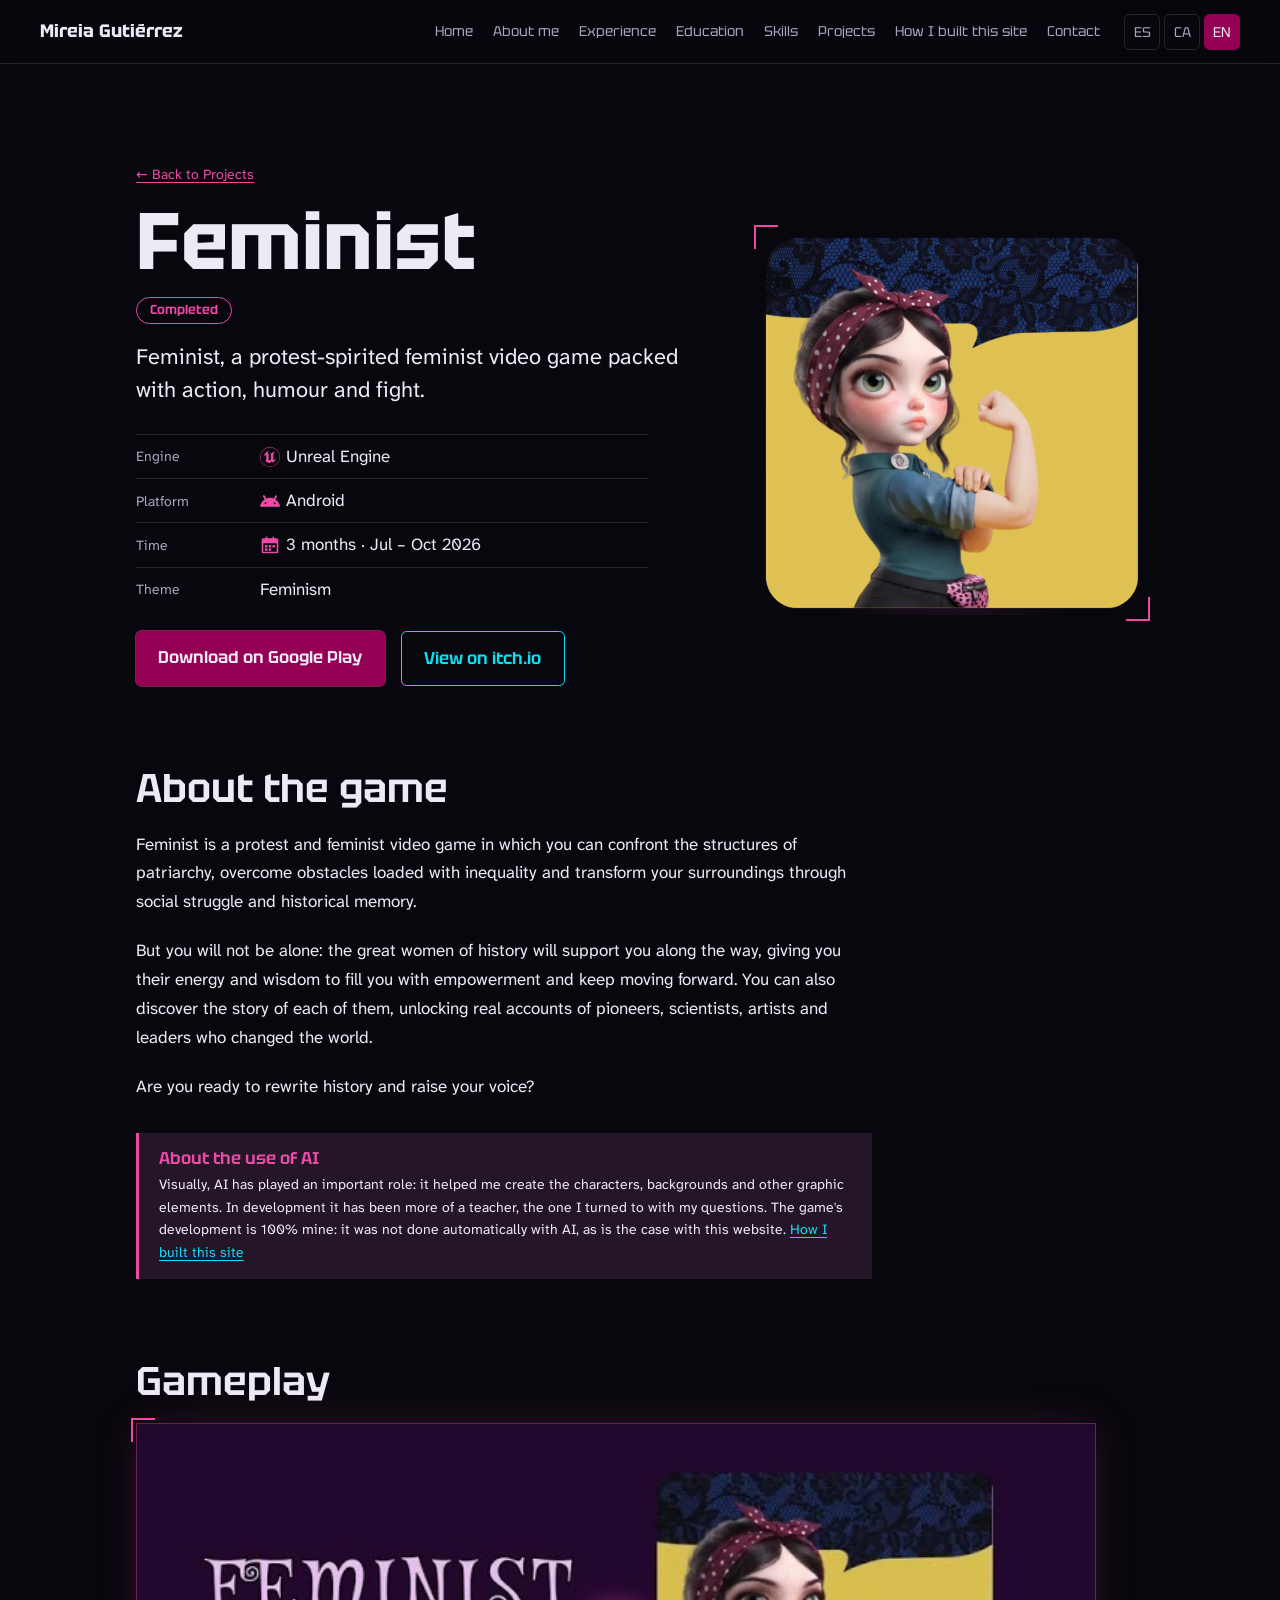
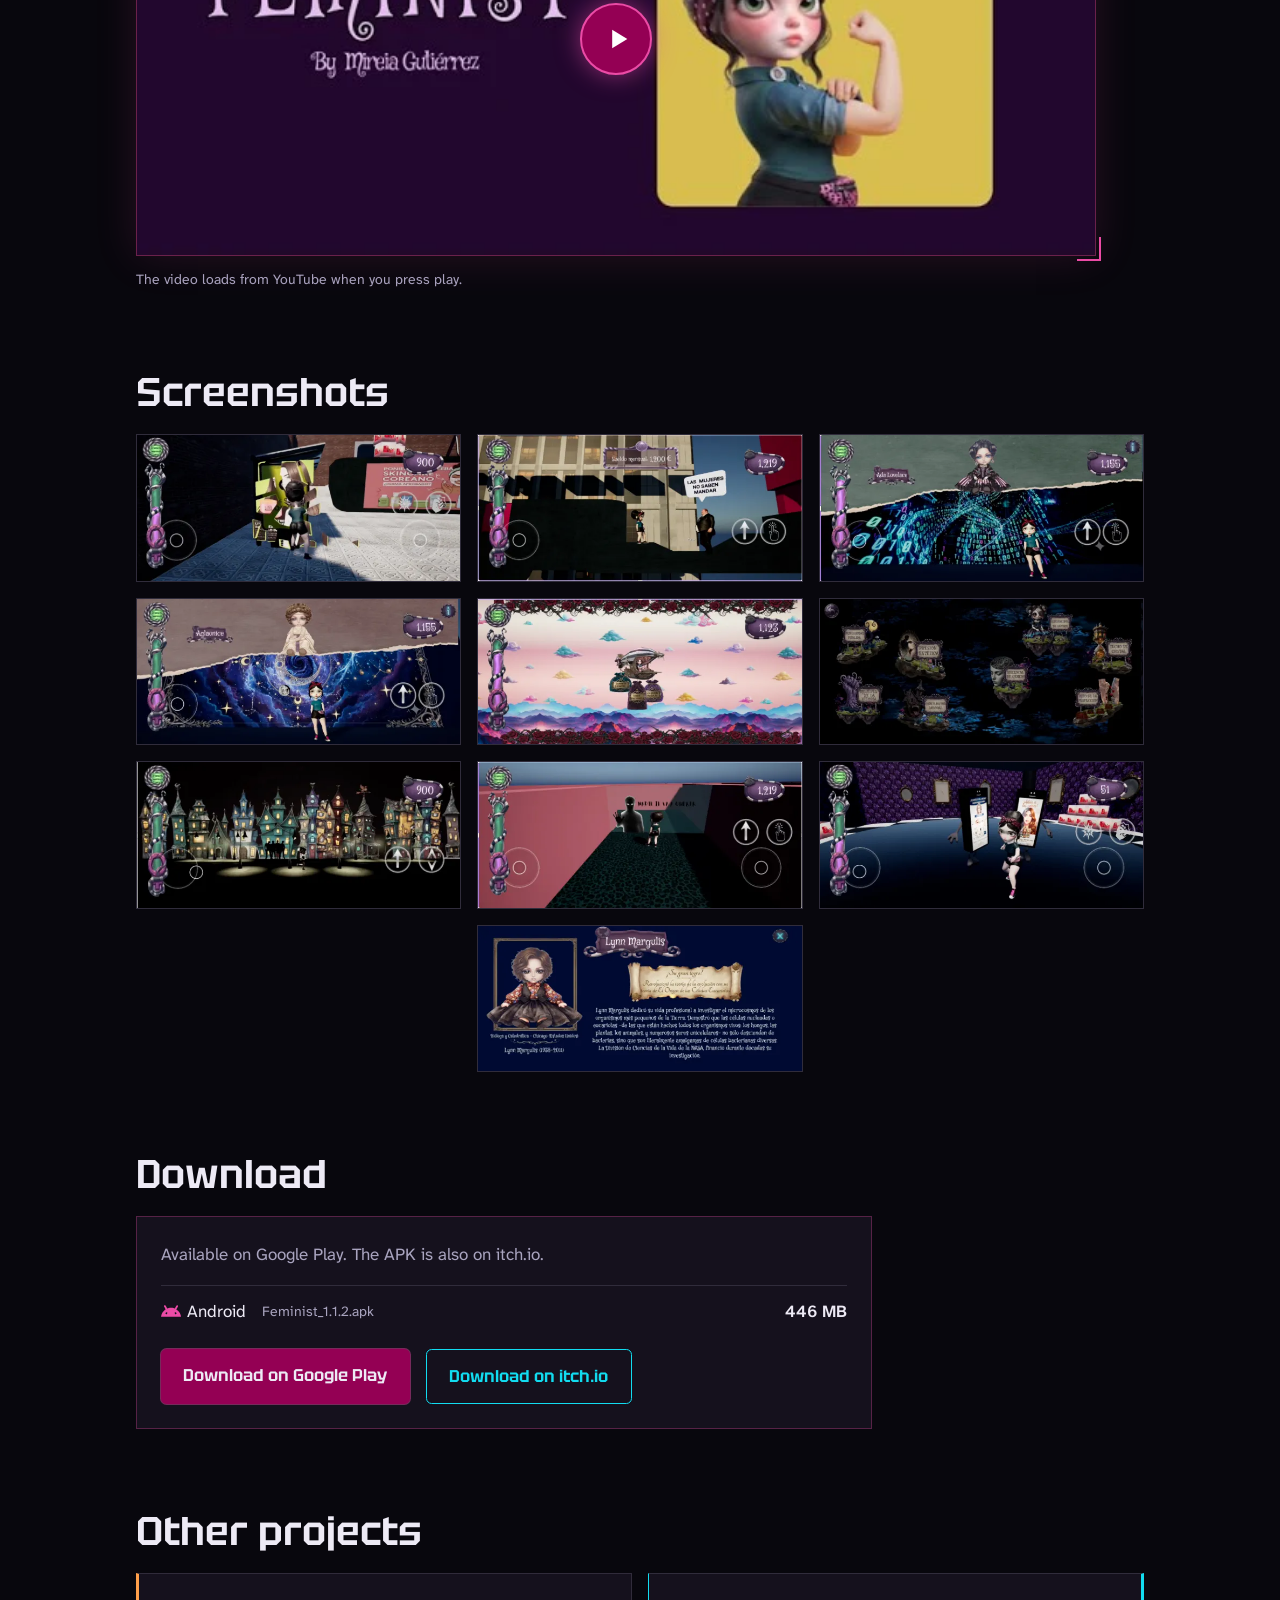
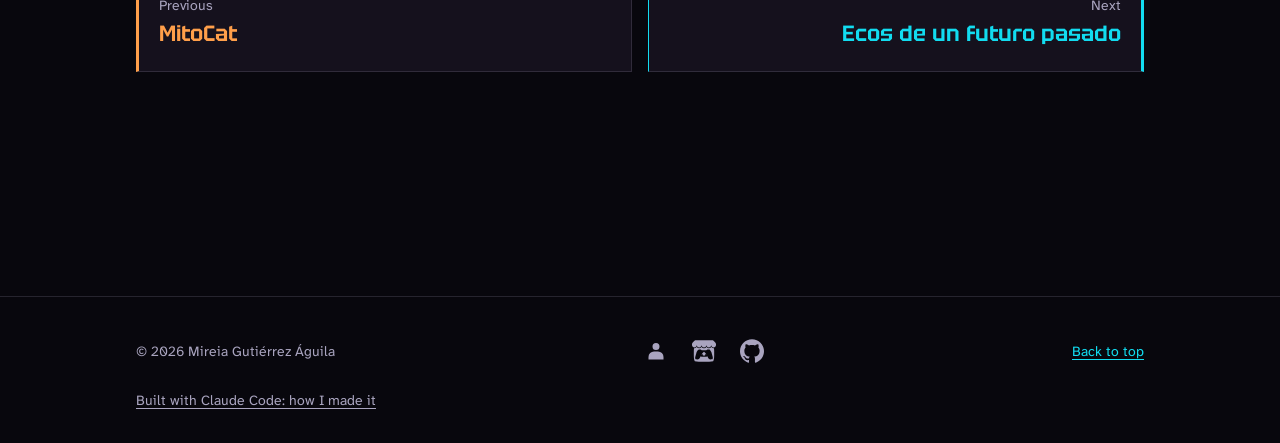
<file: juegos/feminist.html>
<!DOCTYPE html>
<html lang="es">
<head>
  <meta charset="UTF-8">
  <meta name="viewport" content="width=device-width, initial-scale=1">
  <title data-i18n="feminist.meta.titulo">Feminist · Mireia Gutiérrez Águila</title>
  <meta name="description" data-i18n-content="feminist.meta.desc" content="Feminist: videojuego reivindicativo y feminista para Android, creado con Unreal Engine por Mireia Gutiérrez Águila.">
  <!-- Favicon y vista previa al compartir el enlace (las redes no ejecutan JavaScript: va fijo, en español) -->
  <link rel="icon" href="../favicon.svg" type="image/svg+xml">
  <link rel="icon" href="../favicon-32.png" type="image/png" sizes="32x32">
  <link rel="apple-touch-icon" href="../apple-touch-icon.png">
  <meta name="theme-color" content="#08070D">
  <meta property="og:type" content="website">
  <meta property="og:site_name" content="Mireia Gutiérrez Águila">
  <meta property="og:locale" content="es_ES">
  <meta property="og:title" content="Feminist · Mireia Gutiérrez Águila">
  <meta property="og:description" content="Feminist: videojuego reivindicativo y feminista para Android, creado con Unreal Engine por Mireia Gutiérrez Águila.">
  <meta property="og:url" content="https://mireiagutierrezaguila.github.io/Portfolio_Mireia/juegos/feminist.html">
  <meta property="og:image" content="https://mireiagutierrezaguila.github.io/Portfolio_Mireia/images/og-portada.png">
  <meta property="og:image:width" content="1200">
  <meta property="og:image:height" content="630">
  <meta property="og:image:alt" content="Logo de Mireia Gutiérrez Águila (un trisquel dentro de dos círculos con el lema Evolution = growth + perpetual learning), con su nombre y los roles QA Tester, Product Manager y desarrolladora de videojuegos">
  <meta name="twitter:card" content="summary_large_image">
  <link rel="preconnect" href="https://fonts.googleapis.com">
  <link rel="preconnect" href="https://fonts.gstatic.com" crossorigin>
  <link rel="stylesheet" href="https://fonts.googleapis.com/css2?family=Atkinson+Hyperlegible+Next:ital,wght@0,400;0,600;0,700;1,400&family=Tektur:wdth,wght@75..100,400..900&display=swap">
  <link rel="stylesheet" href="../css/styles.css">
  <link rel="stylesheet" href="../css/juego.css">
</head>
<body class="pagina-juego pagina-juego--feminist">
  <svg class="sprite" aria-hidden="true" focusable="false">
    <symbol id="logo-unrealengine" viewBox="0 0 24 24"><path d="M12 0a12 12 0 1012 12A12 12 0 0012 0zm0 23.52A11.52 11.52 0 1123.52 12 11.52 11.52 0 0112 23.52zm7.13-9.791c-.206.997-1.126 3.557-4.06 4.942l-1.179-1.325-1.988 2a7.338 7.338 0 01-5.804-2.978 2.859 2.859 0 00.65.123c.326.006.678-.114.678-.66v-5.394a.89.89 0 00-1.116-.89c-.92.212-1.656 2.509-1.656 2.509a7.304 7.304 0 012.528-5.597 7.408 7.408 0 013.73-1.721c-1.006.573-1.57 1.507-1.57 2.29 0 1.262.76 1.109.984.923v7.28a1.157 1.157 0 00.148.256 1.075 1.075 0 00.88.445c.76 0 1.747-.868 1.747-.868V9.172c0-.6-.452-1.324-.905-1.572 0 0 .838-.149 1.484.346a5.537 5.537 0 01.387-.425c1.508-1.48 2.929-1.902 4.112-2.112 0 0-2.151 1.69-2.151 3.96 0 1.687.043 5.801.043 5.801.799.771 1.986-.342 3.059-1.441Z"/></symbol>
    <symbol id="logo-godotengine" viewBox="0 0 24 24"><path d="M9.5598.683c-1.096.244-2.1812.5831-3.1983 1.0951.023.8981.081 1.7582.199 2.6323-.395.253-.81.47-1.178.766-.375.288-.7581.564-1.0971.9011-.6781-.448-1.3962-.869-2.1352-1.2411C1.3532 5.6934.608 6.6186 0 7.6546c.458.7411.936 1.4352 1.4521 2.0942h.014v6.3565c.012 0 .023 0 .035.003l3.8963.376c.204.02.364.184.378.3891l.12 1.7201 3.3994.242.234-1.587c.03-.206.207-.358.415-.358h4.1114c.208 0 .385.152.415.358l.234 1.587 3.3993-.242.12-1.72a.4196.4196 0 01.378-.3891l3.8954-.376c.012 0 .023-.003.035-.003v-.5071h.002V9.7498h.014c.516-.659.994-1.3531 1.4521-2.0942-.608-1.036-1.3541-1.9611-2.1512-2.8192-.739.372-1.4571.793-2.1352 1.2411-.339-.337-.721-.613-1.096-.901-.369-.296-.7841-.5131-1.1781-.7661.117-.8741.175-1.7342.199-2.6323-1.0171-.512-2.1012-.851-3.1983-1.095-.438.736-.838 1.533-1.1871 2.3121-.414-.069-.829-.094-1.2461-.099h-.016c-.417.005-.832.03-1.2461.099-.349-.779-.749-1.576-1.1881-2.3121l.001-.001zM6.4765 9.9889c1.2971 0 2.3492 1.0511 2.3492 2.3482s-1.052 2.3482-2.3492 2.3482c-1.296 0-2.3482-1.051-2.3482-2.3482 0-1.297 1.0511-2.3482 2.3482-2.3482zm11.049 0c1.296 0 2.3482 1.0511 2.3482 2.3482s-1.0511 2.3482-2.3482 2.3482-2.3492-1.051-2.3492-2.3482c0-1.297 1.051-2.3482 2.3492-2.3482zm-10.824.9301c-.861 0-1.559.698-1.559 1.5591s.698 1.5582 1.559 1.5582c.8611 0 1.5592-.698 1.5592-1.5582 0-.86-.697-1.559-1.5591-1.559zm10.598 0c-.8611 0-1.5582.698-1.5582 1.5591s.697 1.5582 1.5581 1.5582c.8611 0 1.5592-.698 1.5592-1.5582 0-.86-.697-1.559-1.5592-1.559zm-5.2985.453c.417 0 .757.308.757.6871v2.1622c0 .379-.339.687-.757.687s-.756-.308-.756-.687V12.059c0-.379.339-.687.756-.687zM1.4601 16.9464c.002.377.006.789.006.871 0 3.7014 4.6944 5.4795 10.5269 5.5005h.014c5.8325-.02 10.5259-1.7991 10.5259-5.5004 0-.084.005-.495.007-.871l-3.5023.338-.121 1.729a.421.421 0 01-.389.3901l-4.1814.296a.4203.4203 0 01-.415-.358l-.238-1.6141h-3.3863l-.238 1.6141a.4192.4192 0 01-.4451.357l-4.1513-.296c-.208-.015-.375-.181-.389-.389l-.12-1.7292-3.5044-.337z"/></symbol>
    <symbol id="logo-unity" viewBox="0 0 24 24"><path d="m12.9288 4.2939 3.7997 2.1929c.1366.077.1415.2905 0 .3675l-4.515 2.6076a.4192.4192 0 0 1-.4246 0L7.274 6.8543c-.139-.0745-.1415-.293 0-.3675l3.7972-2.193V0L1.3758 5.5977V16.793l3.7177-2.1456v-4.3858c-.0025-.1565.1813-.2682.318-.1838l4.5148 2.6076a.4252.4252 0 0 1 .2136.3676v5.2127c.0025.1565-.1813.2682-.3179.1838l-3.7996-2.1929-3.7178 2.1457L12 24l9.6954-5.5977-3.7178-2.1457-3.7996 2.1929c-.1341.082-.3229-.0248-.3179-.1838V13.053c0-.1565.087-.2956.2136-.3676l4.5149-2.6076c.134-.082.3228.0224.3179.1838v4.3858l3.7177 2.1456V5.5977L12.9288 0Z"/></symbol>
    <symbol id="logo-android" viewBox="0 0 24 24"><path d="M18.4395 5.5586c-.675 1.1664-1.352 2.3318-2.0274 3.498-.0366-.0155-.0742-.0286-.1113-.043-1.8249-.6957-3.484-.8-4.42-.787-1.8551.0185-3.3544.4643-4.2597.8203-.084-.1494-1.7526-3.021-2.0215-3.4864a1.1451 1.1451 0 0 0-.1406-.1914c-.3312-.364-.9054-.4859-1.379-.203-.475.282-.7136.9361-.3886 1.5019 1.9466 3.3696-.0966-.2158 1.9473 3.3593.0172.031-.4946.2642-1.3926 1.0177C2.8987 12.176.452 14.772 0 18.9902h24c-.119-1.1108-.3686-2.099-.7461-3.0683-.7438-1.9118-1.8435-3.2928-2.7402-4.1836a12.1048 12.1048 0 0 0-2.1309-1.6875c.6594-1.122 1.312-2.2559 1.9649-3.3848.2077-.3615.1886-.7956-.0079-1.1191a1.1001 1.1001 0 0 0-.8515-.5332c-.5225-.0536-.9392.3128-1.0488.5449zm-.0391 8.461c.3944.5926.324 1.3306-.1563 1.6503-.4799.3197-1.188.0985-1.582-.4941-.3944-.5927-.324-1.3307.1563-1.6504.4727-.315 1.1812-.1086 1.582.4941zM7.207 13.5273c.4803.3197.5506 1.0577.1563 1.6504-.394.5926-1.1038.8138-1.584.4941-.48-.3197-.5503-1.0577-.1563-1.6504.4008-.6021 1.1087-.8106 1.584-.4941z"/></symbol>
    <symbol id="logo-apple" viewBox="0 0 24 24"><path d="M12.152 6.896c-.948 0-2.415-1.078-3.96-1.04-2.04.027-3.91 1.183-4.961 3.014-2.117 3.675-.546 9.103 1.519 12.09 1.013 1.454 2.208 3.09 3.792 3.039 1.52-.065 2.09-.987 3.935-.987 1.831 0 2.35.987 3.96.948 1.637-.026 2.676-1.48 3.676-2.948 1.156-1.688 1.636-3.325 1.662-3.415-.039-.013-3.182-1.221-3.22-4.857-.026-3.04 2.48-4.494 2.597-4.559-1.429-2.09-3.623-2.324-4.39-2.376-2-.156-3.675 1.09-4.61 1.09zM15.53 3.83c.843-1.012 1.4-2.427 1.245-3.83-1.207.052-2.662.805-3.532 1.818-.78.896-1.454 2.338-1.273 3.714 1.338.104 2.715-.688 3.559-1.701"/></symbol>
    <symbol id="logo-windows" viewBox="0 0 24 24"><path d="M0,0H11.377V11.372H0ZM12.623,0H24V11.372H12.623ZM0,12.623H11.377V24H0Zm12.623,0H24V24H12.623"/></symbol>
    <symbol id="logo-linux" viewBox="0 0 24 24"><path d="M12.504 0c-.155 0-.315.008-.48.021-4.226.333-3.105 4.807-3.17 6.298-.076 1.092-.3 1.953-1.05 3.02-.885 1.051-2.127 2.75-2.716 4.521-.278.832-.41 1.684-.287 2.489a.424.424 0 00-.11.135c-.26.268-.45.6-.663.839-.199.199-.485.267-.797.4-.313.136-.658.269-.864.68-.09.189-.136.394-.132.602 0 .199.027.4.055.536.058.399.116.728.04.97-.249.68-.28 1.145-.106 1.484.174.334.535.47.94.601.81.2 1.91.135 2.774.6.926.466 1.866.67 2.616.47.526-.116.97-.464 1.208-.946.587-.003 1.23-.269 2.26-.334.699-.058 1.574.267 2.577.2.025.134.063.198.114.333l.003.003c.391.778 1.113 1.132 1.884 1.071.771-.06 1.592-.536 2.257-1.306.631-.765 1.683-1.084 2.378-1.503.348-.199.629-.469.649-.853.023-.4-.2-.811-.714-1.376v-.097l-.003-.003c-.17-.2-.25-.535-.338-.926-.085-.401-.182-.786-.492-1.046h-.003c-.059-.054-.123-.067-.188-.135a.357.357 0 00-.19-.064c.431-1.278.264-2.55-.173-3.694-.533-1.41-1.465-2.638-2.175-3.483-.796-1.005-1.576-1.957-1.56-3.368.026-2.152.236-6.133-3.544-6.139zm.529 3.405h.013c.213 0 .396.062.584.198.19.135.33.332.438.533.105.259.158.459.166.724 0-.02.006-.04.006-.06v.105a.086.086 0 01-.004-.021l-.004-.024a1.807 1.807 0 01-.15.706.953.953 0 01-.213.335.71.71 0 00-.088-.042c-.104-.045-.198-.064-.284-.133a1.312 1.312 0 00-.22-.066c.05-.06.146-.133.183-.198.053-.128.082-.264.088-.402v-.02a1.21 1.21 0 00-.061-.4c-.045-.134-.101-.2-.183-.333-.084-.066-.167-.132-.267-.132h-.016c-.093 0-.176.03-.262.132a.8.8 0 00-.205.334 1.18 1.18 0 00-.09.4v.019c.002.089.008.179.02.267-.193-.067-.438-.135-.607-.202a1.635 1.635 0 01-.018-.2v-.02a1.772 1.772 0 01.15-.768c.082-.22.232-.406.43-.533a.985.985 0 01.594-.2zm-2.962.059h.036c.142 0 .27.048.399.135.146.129.264.288.344.465.09.199.14.4.153.667v.004c.007.134.006.2-.002.266v.08c-.03.007-.056.018-.083.024-.152.055-.274.135-.393.2.012-.09.013-.18.003-.267v-.015c-.012-.133-.04-.2-.082-.333a.613.613 0 00-.166-.267.248.248 0 00-.183-.064h-.021c-.071.006-.13.04-.186.132a.552.552 0 00-.12.27.944.944 0 00-.023.33v.015c.012.135.037.2.08.334.046.134.098.2.166.268.01.009.02.018.034.024-.07.057-.117.07-.176.136a.304.304 0 01-.131.068 2.62 2.62 0 01-.275-.402 1.772 1.772 0 01-.155-.667 1.759 1.759 0 01.08-.668 1.43 1.43 0 01.283-.535c.128-.133.26-.2.418-.2zm1.37 1.706c.332 0 .733.065 1.216.399.293.2.523.269 1.052.468h.003c.255.136.405.266.478.399v-.131a.571.571 0 01.016.47c-.123.31-.516.643-1.063.842v.002c-.268.135-.501.333-.775.465-.276.135-.588.292-1.012.267a1.139 1.139 0 01-.448-.067 3.566 3.566 0 01-.322-.198c-.195-.135-.363-.332-.612-.465v-.005h-.005c-.4-.246-.616-.512-.686-.71-.07-.268-.005-.47.193-.6.224-.135.38-.271.483-.336.104-.074.143-.102.176-.131h.002v-.003c.169-.202.436-.47.839-.601.139-.036.294-.065.466-.065zm2.8 2.142c.358 1.417 1.196 3.475 1.735 4.473.286.534.855 1.659 1.102 3.024.156-.005.33.018.513.064.646-1.671-.546-3.467-1.089-3.966-.22-.2-.232-.335-.123-.335.59.534 1.365 1.572 1.646 2.757.13.535.16 1.104.021 1.67.067.028.135.06.205.067 1.032.534 1.413.938 1.23 1.537v-.043c-.06-.003-.12 0-.18 0h-.016c.151-.467-.182-.825-1.065-1.224-.915-.4-1.646-.336-1.77.465-.008.043-.013.066-.018.135-.068.023-.139.053-.209.064-.43.268-.662.669-.793 1.187-.13.533-.17 1.156-.205 1.869v.003c-.02.334-.17.838-.319 1.35-1.5 1.072-3.58 1.538-5.348.334a2.645 2.645 0 00-.402-.533 1.45 1.45 0 00-.275-.333c.182 0 .338-.03.465-.067a.615.615 0 00.314-.334c.108-.267 0-.697-.345-1.163-.345-.467-.931-.995-1.788-1.521-.63-.4-.986-.87-1.15-1.396-.165-.534-.143-1.085-.015-1.645.245-1.07.873-2.11 1.274-2.763.107-.065.037.135-.408.974-.396.751-1.14 2.497-.122 3.854a8.123 8.123 0 01.647-2.876c.564-1.278 1.743-3.504 1.836-5.268.048.036.217.135.289.202.218.133.38.333.59.465.21.201.477.335.876.335.039.003.075.006.11.006.412 0 .73-.134.997-.268.29-.134.52-.334.74-.4h.005c.467-.135.835-.402 1.044-.7zm2.185 8.958c.037.6.343 1.245.882 1.377.588.134 1.434-.333 1.791-.765l.211-.01c.315-.007.577.01.847.268l.003.003c.208.199.305.53.391.876.085.4.154.78.409 1.066.486.527.645.906.636 1.14l.003-.007v.018l-.003-.012c-.015.262-.185.396-.498.595-.63.401-1.746.712-2.457 1.57-.618.737-1.37 1.14-2.036 1.191-.664.053-1.237-.2-1.574-.898l-.005-.003c-.21-.4-.12-1.025.056-1.69.176-.668.428-1.344.463-1.897.037-.714.076-1.335.195-1.814.12-.465.308-.797.641-.984l.045-.022zm-10.814.049h.01c.053 0 .105.005.157.014.376.055.706.333 1.023.752l.91 1.664.003.003c.243.533.754 1.064 1.189 1.637.434.598.77 1.131.729 1.57v.006c-.057.744-.48 1.148-1.125 1.294-.645.135-1.52.002-2.395-.464-.968-.536-2.118-.469-2.857-.602-.369-.066-.61-.2-.723-.4-.11-.2-.113-.602.123-1.23v-.004l.002-.003c.117-.334.03-.752-.027-1.118-.055-.401-.083-.71.043-.94.16-.334.396-.4.69-.533.294-.135.64-.202.915-.47h.002v-.002c.256-.268.445-.601.668-.838.19-.201.38-.336.663-.336zm7.159-9.074c-.435.201-.945.535-1.488.535-.542 0-.97-.267-1.28-.466-.154-.134-.28-.268-.373-.335-.164-.134-.144-.333-.074-.333.109.016.129.134.199.2.096.066.215.2.36.333.292.2.68.467 1.167.467.485 0 1.053-.267 1.398-.466.195-.135.445-.334.648-.467.156-.136.149-.267.279-.267.128.016.034.134-.147.332a8.097 8.097 0 01-.69.468zm-1.082-1.583V5.64c-.006-.02.013-.042.029-.05.074-.043.18-.027.26.004.063 0 .16.067.15.135-.006.049-.085.066-.135.066-.055 0-.092-.043-.141-.068-.052-.018-.146-.008-.163-.065zm-.551 0c-.02.058-.113.049-.166.066-.047.025-.086.068-.14.068-.05 0-.13-.02-.136-.068-.01-.066.088-.133.15-.133.08-.031.184-.047.259-.005.019.009.036.03.03.05v.02h.003z"/></symbol>
    <symbol id="logo-itchdotio" viewBox="0 0 24 24"><path d="M3.13 1.338C2.08 1.96.02 4.328 0 4.95v1.03c0 1.303 1.22 2.45 2.325 2.45 1.33 0 2.436-1.102 2.436-2.41 0 1.308 1.07 2.41 2.4 2.41 1.328 0 2.362-1.102 2.362-2.41 0 1.308 1.137 2.41 2.466 2.41h.024c1.33 0 2.466-1.102 2.466-2.41 0 1.308 1.034 2.41 2.363 2.41 1.33 0 2.4-1.102 2.4-2.41 0 1.308 1.106 2.41 2.435 2.41C22.78 8.43 24 7.282 24 5.98V4.95c-.02-.62-2.082-2.99-3.13-3.612-3.253-.114-5.508-.134-8.87-.133-3.362 0-7.945.053-8.87.133zm6.376 6.477a2.74 2.74 0 0 1-.468.602c-.5.49-1.19.795-1.947.795a2.786 2.786 0 0 1-1.95-.795c-.182-.178-.32-.37-.446-.59-.127.222-.303.412-.486.59a2.788 2.788 0 0 1-1.95.795c-.092 0-.187-.025-.264-.052-.107 1.113-.152 2.176-.168 2.95v.005l-.006 1.167c.02 2.334-.23 7.564 1.03 8.85 1.952.454 5.545.662 9.15.663 3.605 0 7.198-.21 9.15-.664 1.26-1.284 1.01-6.514 1.03-8.848l-.006-1.167v-.004c-.016-.775-.06-1.838-.168-2.95-.077.026-.172.052-.263.052a2.788 2.788 0 0 1-1.95-.795c-.184-.178-.36-.368-.486-.59-.127.22-.265.412-.447.59a2.786 2.786 0 0 1-1.95.794c-.76 0-1.446-.303-1.948-.793a2.74 2.74 0 0 1-.468-.602 2.738 2.738 0 0 1-.463.602 2.787 2.787 0 0 1-1.95.794h-.16a2.787 2.787 0 0 1-1.95-.793 2.738 2.738 0 0 1-.464-.602zm-2.004 2.59v.002c.795.002 1.5 0 2.373.953.687-.072 1.406-.108 2.125-.107.72 0 1.438.035 2.125.107.873-.953 1.578-.95 2.372-.953.376 0 1.876 0 2.92 2.934l1.123 4.028c.832 2.995-.266 3.068-1.636 3.07-2.03-.075-3.156-1.55-3.156-3.025-1.124.184-2.436.276-3.748.277-1.312 0-2.624-.093-3.748-.277 0 1.475-1.125 2.95-3.156 3.026-1.37-.004-2.468-.077-1.636-3.072l1.122-4.027c1.045-2.934 2.545-2.934 2.92-2.934zM12 12.714c-.002.002-2.14 1.964-2.523 2.662l1.4-.056v1.22c0 .056.56.033 1.123.007.562.026 1.124.05 1.124-.008v-1.22l1.4.055C14.138 14.677 12 12.713 12 12.713z"/></symbol>
    <symbol id="logo-github" viewBox="0 0 24 24"><path d="M12 .297c-6.63 0-12 5.373-12 12 0 5.303 3.438 9.8 8.205 11.385.6.113.82-.258.82-.577 0-.285-.01-1.04-.015-2.04-3.338.724-4.042-1.61-4.042-1.61C4.422 18.07 3.633 17.7 3.633 17.7c-1.087-.744.084-.729.084-.729 1.205.084 1.838 1.236 1.838 1.236 1.07 1.835 2.809 1.305 3.495.998.108-.776.417-1.305.76-1.605-2.665-.3-5.466-1.332-5.466-5.93 0-1.31.465-2.38 1.235-3.22-.135-.303-.54-1.523.105-3.176 0 0 1.005-.322 3.3 1.23.96-.267 1.98-.399 3-.405 1.02.006 2.04.138 3 .405 2.28-1.552 3.285-1.23 3.285-1.23.645 1.653.24 2.873.12 3.176.765.84 1.23 1.91 1.23 3.22 0 4.61-2.805 5.625-5.475 5.92.42.36.81 1.096.81 2.22 0 1.606-.015 2.896-.015 3.286 0 .315.21.69.825.57C20.565 22.092 24 17.592 24 12.297c0-6.627-5.373-12-12-12"/></symbol>
    <symbol id="icono-persona" viewBox="0 0 24 24"><path d="M8.5 7.5a3.5 3.5 0 1 0 7 0a3.5 3.5 0 1 0 -7 0z"/><path d="M4.5 20.5V18a5.5 5.5 0 0 1 5.5 -5.5H14A5.5 5.5 0 0 1 19.5 18V20.5z"/></symbol>
    <symbol id="icono-calendario" viewBox="0 0 24 24"><path fill-rule="evenodd" d="M4 4h16a2 2 0 0 1 2 2v14a2 2 0 0 1-2 2H4a2 2 0 0 1-2-2V6a2 2 0 0 1 2-2zM4 10v10h16V10z"/><path d="M7 2h2v5H7z"/><path d="M15 2h2v5h-2z"/><path d="M6 12h3v3H6z"/><path d="M10.5 12h3v3h-3z"/><path d="M15 12h3v3h-3z"/><path d="M6 16h3v3H6z"/><path d="M10.5 16h3v3h-3z"/></symbol>
    <symbol id="icono-descargar" viewBox="0 0 24 24"><path d="M11 3H13V12.2L16.3 8.9L17.7 10.3L12 16.1L6.3 10.3L7.7 8.9L11 12.2z"/><path d="M4 17.5H6V19.5H18V17.5H20V21.5H4z"/></symbol>
  </svg>

  <header class="cabecera">
    <a class="cabecera__marca" href="../index.html#inicio">Mireia Gutiérrez</a>

    <button class="cabecera__menu" type="button" aria-expanded="false" aria-controls="navegacion"
            data-i18n-aria="nav.abrir" aria-label="Abrir menú">
      <span class="hamburguesa" aria-hidden="true"></span>
    </button>

    <nav id="navegacion" class="nav" data-i18n-aria="nav.etiqueta" aria-label="Secciones">
      <ul class="nav__lista">
        <li><a class="nav__enlace" href="../index.html#inicio" data-i18n="nav.inicio">Inicio</a></li>
        <li><a class="nav__enlace" href="../index.html#sobre-mi" data-i18n="nav.sobreMi">Sobre mí</a></li>
        <li><a class="nav__enlace" href="../index.html#experiencia" data-i18n="nav.experiencia">Experiencia</a></li>
        <li><a class="nav__enlace" href="../index.html#formacion" data-i18n="nav.formacion">Formación</a></li>
        <li><a class="nav__enlace" href="../index.html#habilidades" data-i18n="nav.habilidades">Habilidades</a></li>
        <li><a class="nav__enlace" href="../index.html#proyectos" data-i18n="nav.proyectos" aria-current="true">Proyectos</a></li>
        <li><a class="nav__enlace" href="../index.html#como-la-hice" data-i18n="nav.comoLaHice">Cómo hice esta web</a></li>
        <li><a class="nav__enlace" href="../index.html#contacto" data-i18n="nav.contacto">Contacto</a></li>
      </ul>

      <!-- Selector de idioma -->
      <div class="idiomas" role="group" data-i18n-aria="nav.idioma" aria-label="Idioma">
        <button class="idiomas__boton" type="button" data-idioma="es" lang="es" aria-pressed="true" aria-label="Español">ES</button>
        <button class="idiomas__boton" type="button" data-idioma="ca" lang="ca" aria-pressed="false" aria-label="Català">CA</button>
        <button class="idiomas__boton" type="button" data-idioma="en" lang="en" aria-pressed="false" aria-label="English">EN</button>
      </div>
    </nav>
  </header>

  <main id="inicio" class="jp">
    <!-- Título, datos y carátula -->
    <section class="jp-hero" aria-labelledby="jp-titulo">
      <div class="jp-hero__texto">
        <a class="jp-volver" href="../index.html#proyectos" data-i18n="juego.volver">← Volver a Proyectos</a>
        <h1 class="jp-hero__titulo" id="jp-titulo">Feminist</h1>
        <p class="jp-estado" data-i18n="juego.estado.finalizado">Finalizado</p>
        <p class="jp-hero__lema" data-i18n="proy.feminist.descripcion">Feminist, un videojuego reivindicativo y feminista, cargado de acción, humor y lucha.</p>

        <dl class="juego__datos">
          <div class="juego__dato">
            <dt data-i18n="proy.motor">Motor</dt>
            <dd><span class="juego__marca"><svg class="logo juego__logo" aria-hidden="true" focusable="false"><use href="#logo-unrealengine"/></svg>Unreal Engine</span></dd>
          </div>
          <div class="juego__dato">
            <dt data-i18n="proy.plataforma">Plataforma</dt>
            <dd><span class="juego__marca"><svg class="logo juego__logo" aria-hidden="true" focusable="false"><use href="#logo-android"/></svg>Android</span></dd>
          </div>
          <div class="juego__dato">
            <dt data-i18n="proy.tiempo">Tiempo</dt>
            <dd><span class="juego__marca"><svg class="logo juego__logo" aria-hidden="true" focusable="false"><use href="#icono-calendario"/></svg><span><span data-i18n="proy.feminist.duracion">3 meses</span> · <span data-i18n="proy.feminist.fechas">jul – oct 2026</span></span></span></dd>
          </div>
          <div class="juego__dato">
            <dt data-i18n="proy.tematica">Temática</dt>
            <dd data-i18n="proy.feminist.tematica">Feminismo</dd>
          </div>
        </dl>

        <p class="jp-botones">
          <a class="boton boton--relleno" href="https://play.google.com/store/apps/details?id=com.mireiaguila9.feminist" target="_blank" rel="noopener noreferrer"><span data-i18n="juego.play">Descargar en Google Play</span><span class="solo-lectores" data-i18n="juego.pestana"> (se abre en una pestaña nueva)</span></a>
          <a class="boton boton--linea" href="https://mireiaguila9.itch.io/feminist" target="_blank" rel="noopener noreferrer"><span data-i18n="juego.itch">Ver en itch.io</span><span class="solo-lectores" data-i18n="juego.pestana"> (se abre en una pestaña nueva)</span></a>
        </p>
      </div>

      <figure class="jp-portada">
        <img src="../images/juegos/feminist/portada.webp" width="760" height="760" alt="Carátula de Feminist: una joven con un pañuelo de lunares, el puño en alto, sobre fondo amarillo" data-i18n-alt="feminist.portada.alt">
      </figure>
    </section>

    <!-- Descripción -->
    <section class="jp-bloque" aria-labelledby="jp-sobre">
      <h2 id="jp-sobre" data-i18n="juego.sobre">Sobre el juego</h2>
      <div class="jp-texto">
        <p data-i18n="feminist.p1">Feminist, un videojuego reivindicativo y feminista en el cual podrás enfrentarte a las estructuras del patriarcado, superar obstáculos cargados de desigualdad y transformar el entorno a través de la lucha social y la memoria histórica.</p>
        <p data-i18n="feminist.p2">Pero no estarás sola: las grandes mujeres de la historia te apoyarán durante tu camino entregándote su energía y sabiduría para llenarte de empoderamiento y continuar avanzando. Además, podrás descubrir la historia de cada una de ellas, desbloqueando relatos reales de pioneras, científicas, artistas y líderes que cambiaron el mundo.</p>
        <p data-i18n="feminist.p3">¿Estás lista para reescribir la historia y alzar la voz?</p>
      </div>

      <aside class="jp-nota" aria-labelledby="jp-ia">
        <h3 id="jp-ia" data-i18n="juego.ia.titulo">Sobre el uso de IA</h3>
        <p><span data-i18n="feminist.ia">A nivel visual, la IA ha tenido un papel importante: me ha ayudado a crear los personajes, los fondos y otros elementos gráficos. En el desarrollo ha sido, más bien, mi maestra: a quien consultaba mis dudas. El desarrollo del juego es mío al 100 %: no se ha hecho con IA de forma automática, como sí ocurre con esta web.</span> <a href="../index.html#como-la-hice" data-i18n="nav.comoLaHice">Cómo hice esta web</a></p>
      </aside>
    </section>

    <!-- Gameplay: la miniatura es una imagen propia; el iframe de YouTube se crea al pulsar -->
    <section class="jp-bloque" aria-labelledby="jp-gameplay">
      <h2 id="jp-gameplay" data-i18n="juego.gameplay">Gameplay</h2>
      <div class="gameplay" data-youtube="xuc37u4N7Q0">
        <a class="gameplay__enlace" href="https://www.youtube.com/watch?v=xuc37u4N7Q0" target="_blank" rel="noopener noreferrer">
          <img src="../images/juegos/feminist/gameplay.webp" width="640" height="288" alt="" loading="lazy" decoding="async">
          <span class="gameplay__play" aria-hidden="true"><svg viewBox="0 0 24 24" focusable="false"><path d="M7 4l13 8-13 8z"/></svg></span>
          <span class="solo-lectores" data-i18n="juego.reproducir">Reproducir el vídeo de gameplay en YouTube</span>
        </a>
      </div>
      <p class="gameplay__aviso" data-i18n="juego.ytAviso">El vídeo se carga desde YouTube cuando pulsas play.</p>
    </section>

    <!-- Capturas: cada una enlaza a su imagen grande; con JavaScript se abre en un visor -->
    <section class="jp-bloque" aria-labelledby="jp-capturas">
      <h2 id="jp-capturas" data-i18n="juego.capturas">Capturas</h2>
      <ul class="galeria galeria--tres">
        <li><a class="galeria__enlace" href="../images/juegos/feminist/captura-01.webp"><img src="../images/juegos/feminist/captura-01-m.webp" width="600" height="270" loading="lazy" alt="Captura de pantalla de Feminist: 1 de 10"></a></li>
        <li><a class="galeria__enlace" href="../images/juegos/feminist/captura-02.webp"><img src="../images/juegos/feminist/captura-02-m.webp" width="600" height="270" loading="lazy" alt="Captura de pantalla de Feminist: 2 de 10"></a></li>
        <li><a class="galeria__enlace" href="../images/juegos/feminist/captura-03.webp"><img src="../images/juegos/feminist/captura-03-m.webp" width="600" height="270" loading="lazy" alt="Captura de pantalla de Feminist: 3 de 10"></a></li>
        <li><a class="galeria__enlace" href="../images/juegos/feminist/captura-04.webp"><img src="../images/juegos/feminist/captura-04-m.webp" width="600" height="270" loading="lazy" alt="Captura de pantalla de Feminist: 4 de 10"></a></li>
        <li><a class="galeria__enlace" href="../images/juegos/feminist/captura-05.webp"><img src="../images/juegos/feminist/captura-05-m.webp" width="600" height="270" loading="lazy" alt="Captura de pantalla de Feminist: 5 de 10"></a></li>
        <li><a class="galeria__enlace" href="../images/juegos/feminist/captura-06.webp"><img src="../images/juegos/feminist/captura-06-m.webp" width="600" height="270" loading="lazy" alt="Captura de pantalla de Feminist: 6 de 10"></a></li>
        <li><a class="galeria__enlace" href="../images/juegos/feminist/captura-07.webp"><img src="../images/juegos/feminist/captura-07-m.webp" width="600" height="270" loading="lazy" alt="Captura de pantalla de Feminist: 7 de 10"></a></li>
        <li><a class="galeria__enlace" href="../images/juegos/feminist/captura-08.webp"><img src="../images/juegos/feminist/captura-08-m.webp" width="600" height="270" loading="lazy" alt="Captura de pantalla de Feminist: 8 de 10"></a></li>
        <li><a class="galeria__enlace" href="../images/juegos/feminist/captura-09.webp"><img src="../images/juegos/feminist/captura-09-m.webp" width="600" height="270" loading="lazy" alt="Captura de pantalla de Feminist: 9 de 10"></a></li>
        <li><a class="galeria__enlace" href="../images/juegos/feminist/captura-10.webp"><img src="../images/juegos/feminist/captura-10-m.webp" width="600" height="270" loading="lazy" alt="Captura de pantalla de Feminist: 10 de 10"></a></li>
      </ul>
    </section>

    <!-- Descarga -->
    <section class="jp-bloque" aria-labelledby="jp-descarga">
      <h2 id="jp-descarga" data-i18n="juego.descarga">Descarga</h2>
      <div class="descarga">
        <p data-i18n="feminist.descargaTexto">Disponible en Google Play. Además, el APK está en itch.io.</p>
        <ul class="descarga__lista">
          <li>
            <span class="juego__marca"><svg class="logo juego__logo" aria-hidden="true" focusable="false"><use href="#logo-android"/></svg>Android</span>
            <span class="descarga__archivo">Feminist_1.1.2.apk</span>
            <span class="descarga__peso">446 MB</span>
          </li>
        </ul>
        <div class="descarga__botones">
          <a class="boton boton--relleno" href="https://play.google.com/store/apps/details?id=com.mireiaguila9.feminist" target="_blank" rel="noopener noreferrer"><span data-i18n="juego.play">Descargar en Google Play</span><span class="solo-lectores" data-i18n="juego.pestana"> (se abre en una pestaña nueva)</span></a>
          <a class="boton boton--linea" href="https://mireiaguila9.itch.io/feminist" target="_blank" rel="noopener noreferrer"><span data-i18n="juego.descargarItch">Descargar en itch.io</span><span class="solo-lectores" data-i18n="juego.pestana"> (se abre en una pestaña nueva)</span></a>
        </div>
      </div>
    </section>

    <!-- Anterior / siguiente (el orden del carrusel: Ecos, MitoCat, Feminist, y vuelta) -->
    <nav class="jp-bloque" aria-labelledby="jp-otros">
      <h2 id="jp-otros" data-i18n="juego.otros">Otros proyectos</h2>
      <div class="jp-vecinos">
        <a class="jp-vecino jp-vecino--mitocat" href="mitocat.html"><small data-i18n="juego.prev">Anterior</small><strong>MitoCat</strong></a>
        <a class="jp-vecino jp-vecino--sig" href="ecos.html"><small data-i18n="juego.next">Siguiente</small><strong>Ecos de un futuro pasado</strong></a>
      </div>
    </nav>
  </main>

  <footer class="pie">
    <p>© <span class="pie__anio">2026</span> Mireia Gutiérrez Águila</p>
    <ul class="pie__redes" aria-label="Redes" data-i18n-aria="pie.redes">
      <li><a class="pie__red" href="https://www.linkedin.com/in/mireia-guti%C3%A9rrez-%C3%A1guila-qatester-pm" target="_blank" rel="noopener noreferrer" aria-label="LinkedIn"><svg class="logo" aria-hidden="true" focusable="false"><use href="#icono-persona"/></svg></a></li>
      <li><a class="pie__red" href="https://mireiaguila9.itch.io/" target="_blank" rel="noopener noreferrer" aria-label="itch.io"><svg class="logo" aria-hidden="true" focusable="false"><use href="#logo-itchdotio"/></svg></a></li>
      <li><a class="pie__red" href="https://github.com/MireiaGutierrezAguila" target="_blank" rel="noopener noreferrer" aria-label="GitHub"><svg class="logo" aria-hidden="true" focusable="false"><use href="#logo-github"/></svg></a></li>
    </ul>
    <a class="pie__arriba" href="#inicio" data-i18n="pie.arriba">Volver arriba</a>
    <p class="pie__hecho"><a href="../index.html#como-la-hice" data-i18n="pie.hecho">Hecha con Claude Code: cómo la hice</a></p>
  </footer>

  <script src="../js/traducciones.js"></script>
  <script src="../js/main.js"></script>
  <script src="../js/juego.js"></script>
  <script src="../js/cursor-trail.js"></script>
</body>
</html>
</file>
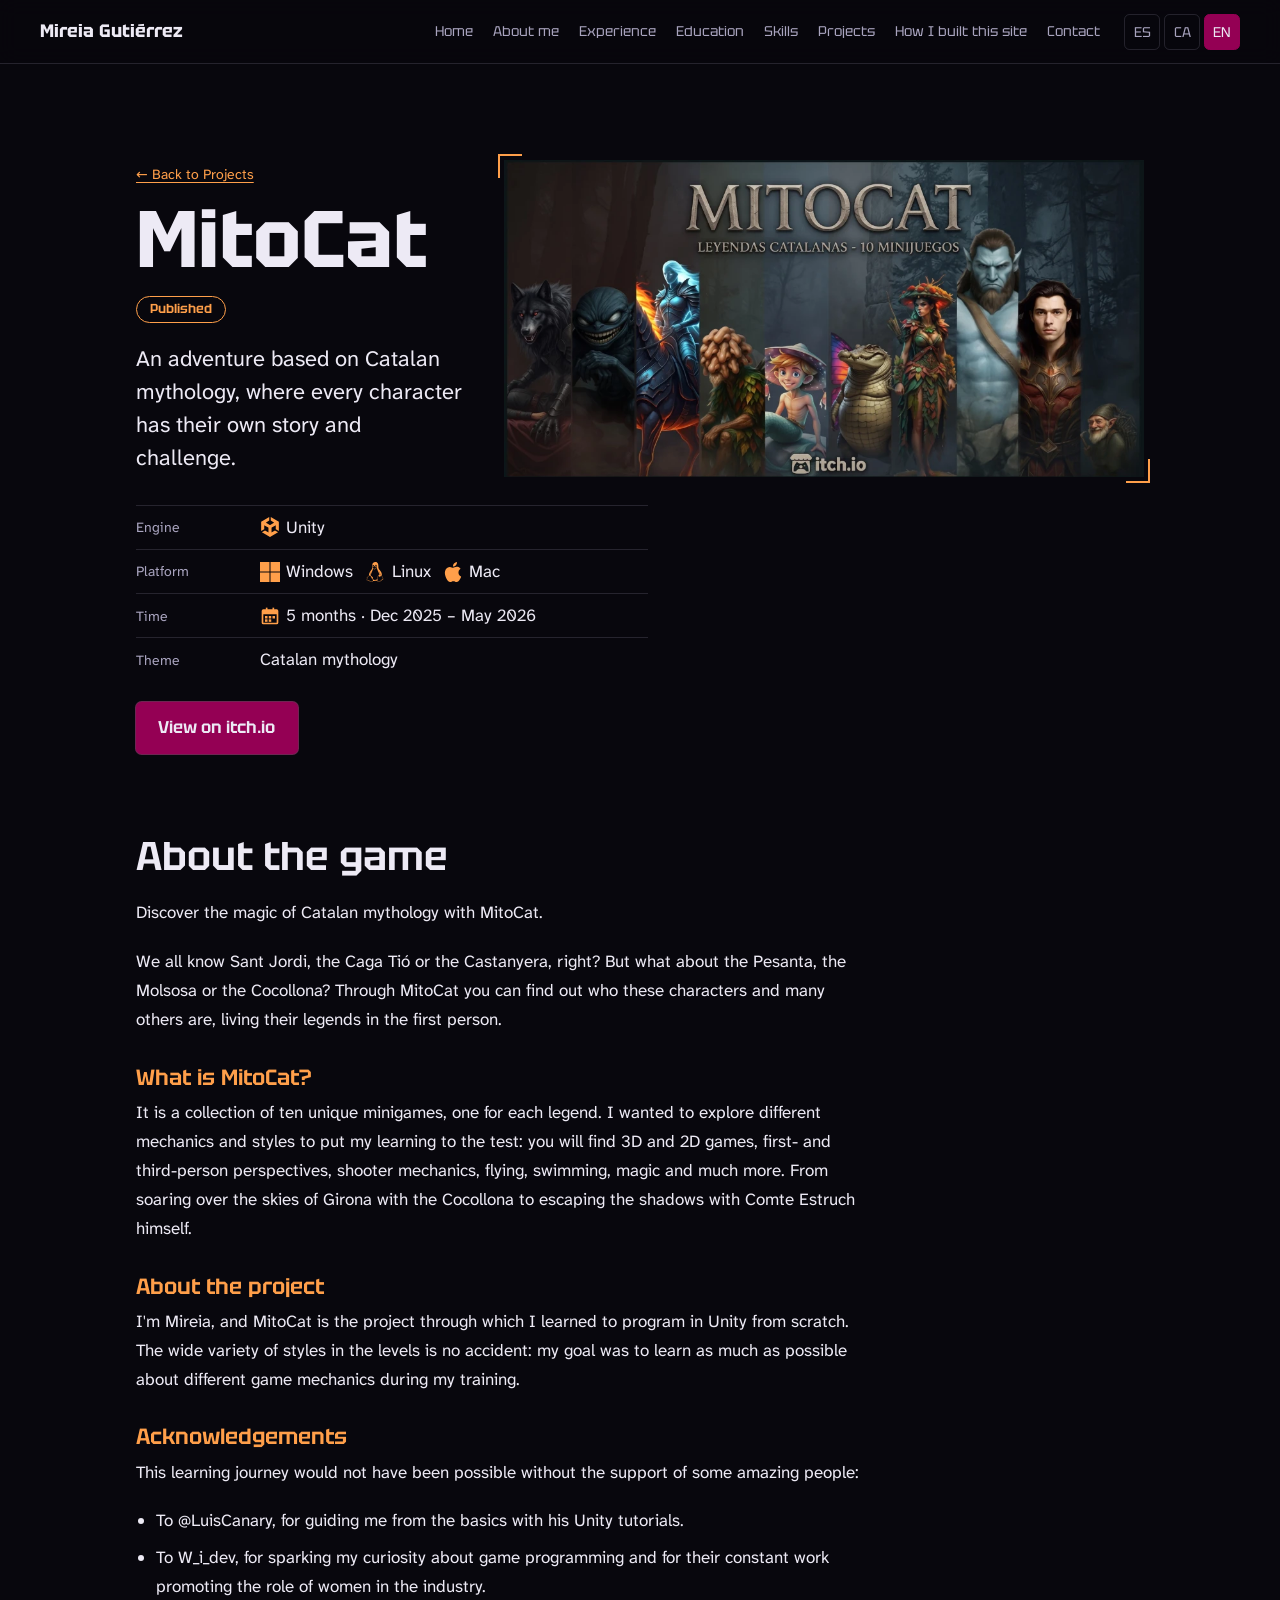
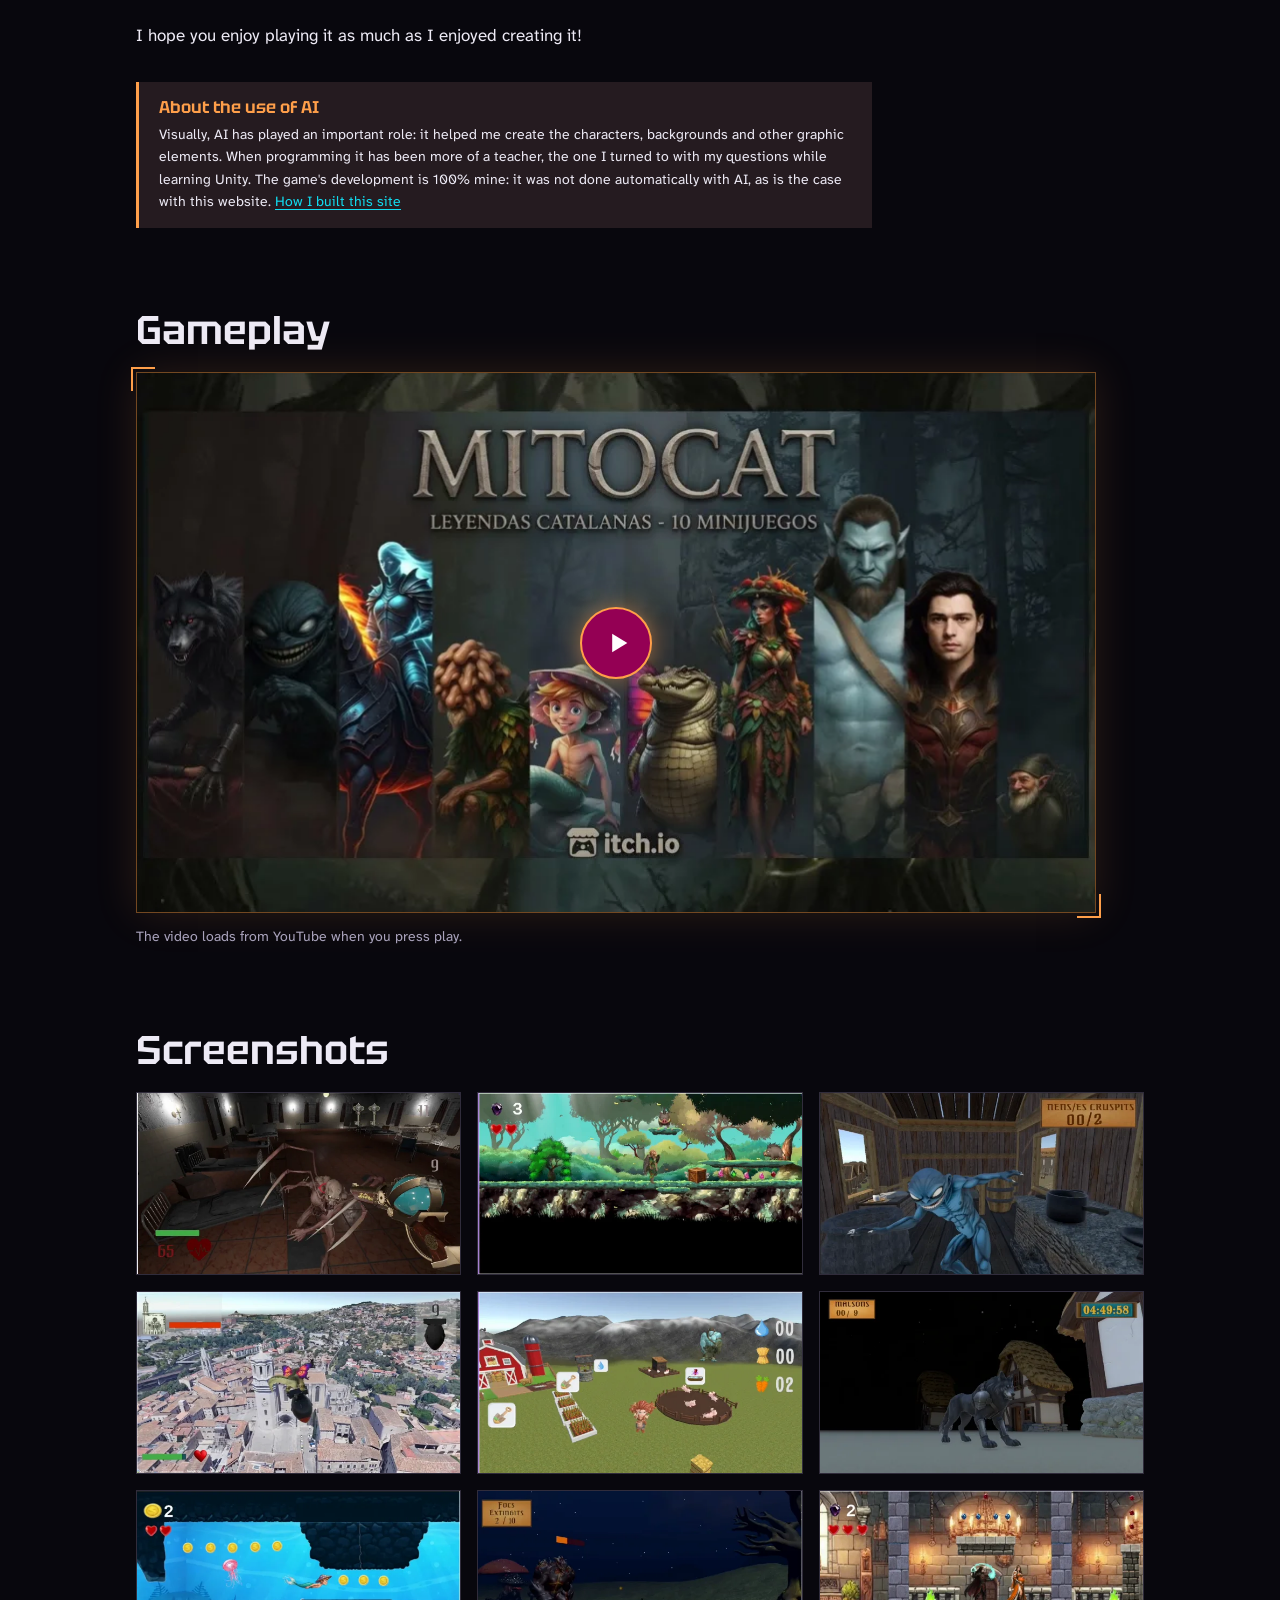
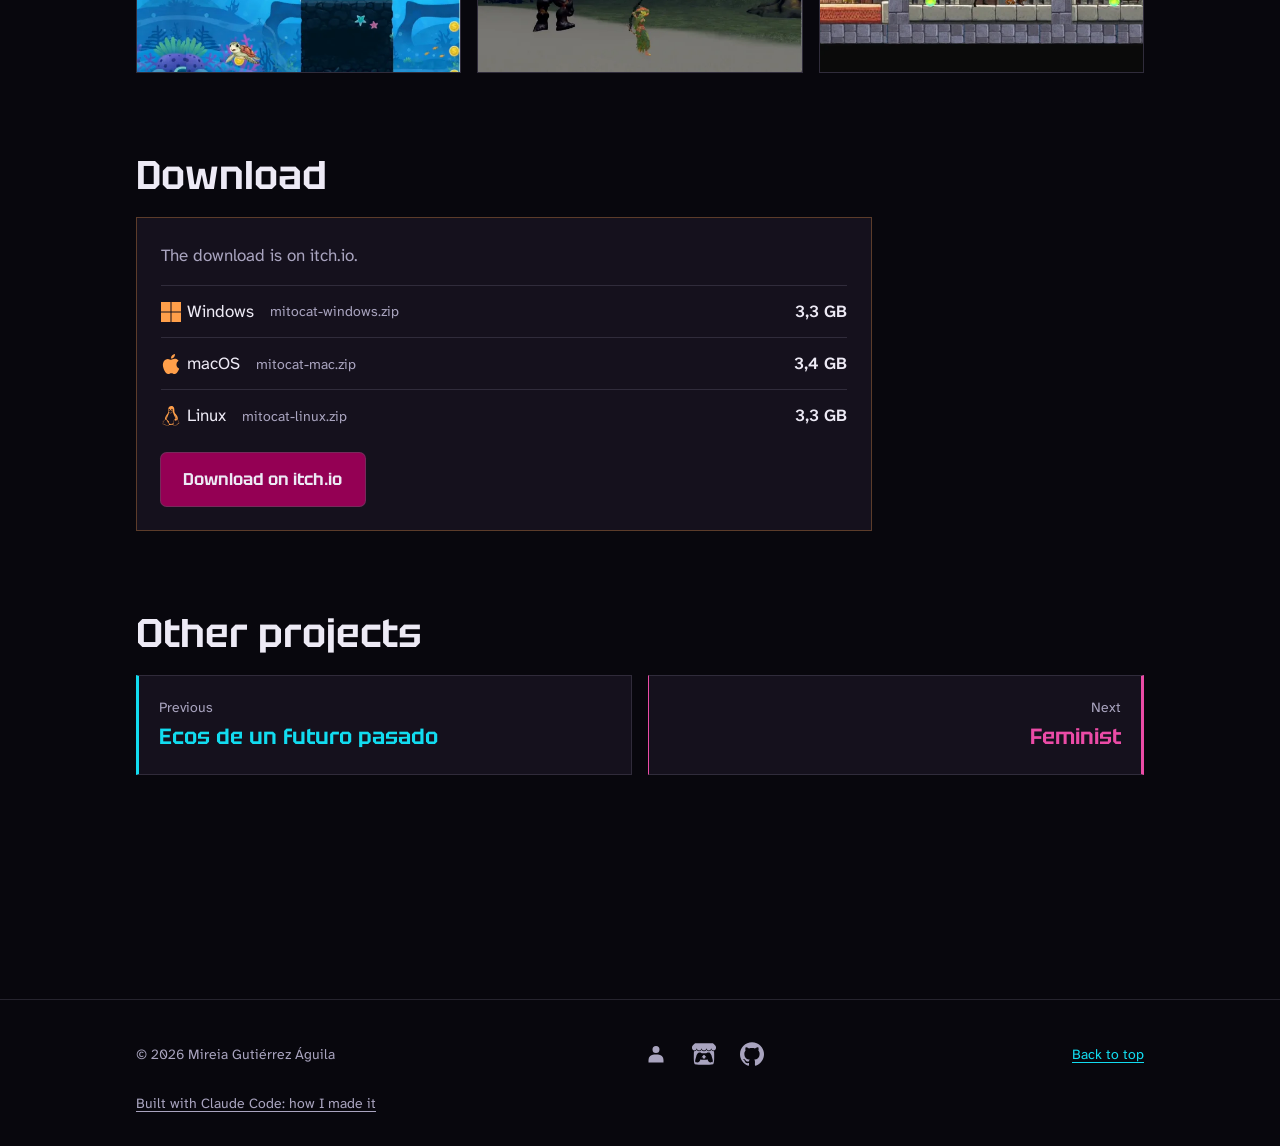
<file: juegos/mitocat.html>
<!DOCTYPE html>
<html lang="es">
<head>
  <meta charset="UTF-8">
  <meta name="viewport" content="width=device-width, initial-scale=1">
  <title data-i18n="mitocat.meta.titulo">MitoCat · Mireia Gutiérrez Águila</title>
  <meta name="description" data-i18n-content="mitocat.meta.desc" content="MitoCat: diez minijuegos basados en leyendas de la mitología catalana, para Windows, macOS y Linux, creado con Unity por Mireia Gutiérrez Águila.">
  <!-- Favicon y vista previa al compartir el enlace (las redes no ejecutan JavaScript: va fijo, en español) -->
  <link rel="icon" href="../favicon.svg" type="image/svg+xml">
  <link rel="icon" href="../favicon-32.png" type="image/png" sizes="32x32">
  <link rel="apple-touch-icon" href="../apple-touch-icon.png">
  <meta name="theme-color" content="#08070D">
  <meta property="og:type" content="website">
  <meta property="og:site_name" content="Mireia Gutiérrez Águila">
  <meta property="og:locale" content="es_ES">
  <meta property="og:title" content="MitoCat · Mireia Gutiérrez Águila">
  <meta property="og:description" content="MitoCat: diez minijuegos basados en leyendas de la mitología catalana, para Windows, macOS y Linux, creado con Unity por Mireia Gutiérrez Águila.">
  <meta property="og:url" content="https://mireiagutierrezaguila.github.io/Portfolio_Mireia/juegos/mitocat.html">
  <meta property="og:image" content="https://mireiagutierrezaguila.github.io/Portfolio_Mireia/images/og-portada.png">
  <meta property="og:image:width" content="1200">
  <meta property="og:image:height" content="630">
  <meta property="og:image:alt" content="Logo de Mireia Gutiérrez Águila (un trisquel dentro de dos círculos con el lema Evolution = growth + perpetual learning), con su nombre y los roles QA Tester, Product Manager y desarrolladora de videojuegos">
  <meta name="twitter:card" content="summary_large_image">
  <link rel="preconnect" href="https://fonts.googleapis.com">
  <link rel="preconnect" href="https://fonts.gstatic.com" crossorigin>
  <link rel="stylesheet" href="https://fonts.googleapis.com/css2?family=Atkinson+Hyperlegible+Next:ital,wght@0,400;0,600;0,700;1,400&family=Tektur:wdth,wght@75..100,400..900&display=swap">
  <link rel="stylesheet" href="../css/styles.css">
  <link rel="stylesheet" href="../css/juego.css">
</head>
<body class="pagina-juego pagina-juego--mitocat">
  <svg class="sprite" aria-hidden="true" focusable="false">
    <symbol id="logo-unrealengine" viewBox="0 0 24 24"><path d="M12 0a12 12 0 1012 12A12 12 0 0012 0zm0 23.52A11.52 11.52 0 1123.52 12 11.52 11.52 0 0112 23.52zm7.13-9.791c-.206.997-1.126 3.557-4.06 4.942l-1.179-1.325-1.988 2a7.338 7.338 0 01-5.804-2.978 2.859 2.859 0 00.65.123c.326.006.678-.114.678-.66v-5.394a.89.89 0 00-1.116-.89c-.92.212-1.656 2.509-1.656 2.509a7.304 7.304 0 012.528-5.597 7.408 7.408 0 013.73-1.721c-1.006.573-1.57 1.507-1.57 2.29 0 1.262.76 1.109.984.923v7.28a1.157 1.157 0 00.148.256 1.075 1.075 0 00.88.445c.76 0 1.747-.868 1.747-.868V9.172c0-.6-.452-1.324-.905-1.572 0 0 .838-.149 1.484.346a5.537 5.537 0 01.387-.425c1.508-1.48 2.929-1.902 4.112-2.112 0 0-2.151 1.69-2.151 3.96 0 1.687.043 5.801.043 5.801.799.771 1.986-.342 3.059-1.441Z"/></symbol>
    <symbol id="logo-godotengine" viewBox="0 0 24 24"><path d="M9.5598.683c-1.096.244-2.1812.5831-3.1983 1.0951.023.8981.081 1.7582.199 2.6323-.395.253-.81.47-1.178.766-.375.288-.7581.564-1.0971.9011-.6781-.448-1.3962-.869-2.1352-1.2411C1.3532 5.6934.608 6.6186 0 7.6546c.458.7411.936 1.4352 1.4521 2.0942h.014v6.3565c.012 0 .023 0 .035.003l3.8963.376c.204.02.364.184.378.3891l.12 1.7201 3.3994.242.234-1.587c.03-.206.207-.358.415-.358h4.1114c.208 0 .385.152.415.358l.234 1.587 3.3993-.242.12-1.72a.4196.4196 0 01.378-.3891l3.8954-.376c.012 0 .023-.003.035-.003v-.5071h.002V9.7498h.014c.516-.659.994-1.3531 1.4521-2.0942-.608-1.036-1.3541-1.9611-2.1512-2.8192-.739.372-1.4571.793-2.1352 1.2411-.339-.337-.721-.613-1.096-.901-.369-.296-.7841-.5131-1.1781-.7661.117-.8741.175-1.7342.199-2.6323-1.0171-.512-2.1012-.851-3.1983-1.095-.438.736-.838 1.533-1.1871 2.3121-.414-.069-.829-.094-1.2461-.099h-.016c-.417.005-.832.03-1.2461.099-.349-.779-.749-1.576-1.1881-2.3121l.001-.001zM6.4765 9.9889c1.2971 0 2.3492 1.0511 2.3492 2.3482s-1.052 2.3482-2.3492 2.3482c-1.296 0-2.3482-1.051-2.3482-2.3482 0-1.297 1.0511-2.3482 2.3482-2.3482zm11.049 0c1.296 0 2.3482 1.0511 2.3482 2.3482s-1.0511 2.3482-2.3482 2.3482-2.3492-1.051-2.3492-2.3482c0-1.297 1.051-2.3482 2.3492-2.3482zm-10.824.9301c-.861 0-1.559.698-1.559 1.5591s.698 1.5582 1.559 1.5582c.8611 0 1.5592-.698 1.5592-1.5582 0-.86-.697-1.559-1.5591-1.559zm10.598 0c-.8611 0-1.5582.698-1.5582 1.5591s.697 1.5582 1.5581 1.5582c.8611 0 1.5592-.698 1.5592-1.5582 0-.86-.697-1.559-1.5592-1.559zm-5.2985.453c.417 0 .757.308.757.6871v2.1622c0 .379-.339.687-.757.687s-.756-.308-.756-.687V12.059c0-.379.339-.687.756-.687zM1.4601 16.9464c.002.377.006.789.006.871 0 3.7014 4.6944 5.4795 10.5269 5.5005h.014c5.8325-.02 10.5259-1.7991 10.5259-5.5004 0-.084.005-.495.007-.871l-3.5023.338-.121 1.729a.421.421 0 01-.389.3901l-4.1814.296a.4203.4203 0 01-.415-.358l-.238-1.6141h-3.3863l-.238 1.6141a.4192.4192 0 01-.4451.357l-4.1513-.296c-.208-.015-.375-.181-.389-.389l-.12-1.7292-3.5044-.337z"/></symbol>
    <symbol id="logo-unity" viewBox="0 0 24 24"><path d="m12.9288 4.2939 3.7997 2.1929c.1366.077.1415.2905 0 .3675l-4.515 2.6076a.4192.4192 0 0 1-.4246 0L7.274 6.8543c-.139-.0745-.1415-.293 0-.3675l3.7972-2.193V0L1.3758 5.5977V16.793l3.7177-2.1456v-4.3858c-.0025-.1565.1813-.2682.318-.1838l4.5148 2.6076a.4252.4252 0 0 1 .2136.3676v5.2127c.0025.1565-.1813.2682-.3179.1838l-3.7996-2.1929-3.7178 2.1457L12 24l9.6954-5.5977-3.7178-2.1457-3.7996 2.1929c-.1341.082-.3229-.0248-.3179-.1838V13.053c0-.1565.087-.2956.2136-.3676l4.5149-2.6076c.134-.082.3228.0224.3179.1838v4.3858l3.7177 2.1456V5.5977L12.9288 0Z"/></symbol>
    <symbol id="logo-android" viewBox="0 0 24 24"><path d="M18.4395 5.5586c-.675 1.1664-1.352 2.3318-2.0274 3.498-.0366-.0155-.0742-.0286-.1113-.043-1.8249-.6957-3.484-.8-4.42-.787-1.8551.0185-3.3544.4643-4.2597.8203-.084-.1494-1.7526-3.021-2.0215-3.4864a1.1451 1.1451 0 0 0-.1406-.1914c-.3312-.364-.9054-.4859-1.379-.203-.475.282-.7136.9361-.3886 1.5019 1.9466 3.3696-.0966-.2158 1.9473 3.3593.0172.031-.4946.2642-1.3926 1.0177C2.8987 12.176.452 14.772 0 18.9902h24c-.119-1.1108-.3686-2.099-.7461-3.0683-.7438-1.9118-1.8435-3.2928-2.7402-4.1836a12.1048 12.1048 0 0 0-2.1309-1.6875c.6594-1.122 1.312-2.2559 1.9649-3.3848.2077-.3615.1886-.7956-.0079-1.1191a1.1001 1.1001 0 0 0-.8515-.5332c-.5225-.0536-.9392.3128-1.0488.5449zm-.0391 8.461c.3944.5926.324 1.3306-.1563 1.6503-.4799.3197-1.188.0985-1.582-.4941-.3944-.5927-.324-1.3307.1563-1.6504.4727-.315 1.1812-.1086 1.582.4941zM7.207 13.5273c.4803.3197.5506 1.0577.1563 1.6504-.394.5926-1.1038.8138-1.584.4941-.48-.3197-.5503-1.0577-.1563-1.6504.4008-.6021 1.1087-.8106 1.584-.4941z"/></symbol>
    <symbol id="logo-apple" viewBox="0 0 24 24"><path d="M12.152 6.896c-.948 0-2.415-1.078-3.96-1.04-2.04.027-3.91 1.183-4.961 3.014-2.117 3.675-.546 9.103 1.519 12.09 1.013 1.454 2.208 3.09 3.792 3.039 1.52-.065 2.09-.987 3.935-.987 1.831 0 2.35.987 3.96.948 1.637-.026 2.676-1.48 3.676-2.948 1.156-1.688 1.636-3.325 1.662-3.415-.039-.013-3.182-1.221-3.22-4.857-.026-3.04 2.48-4.494 2.597-4.559-1.429-2.09-3.623-2.324-4.39-2.376-2-.156-3.675 1.09-4.61 1.09zM15.53 3.83c.843-1.012 1.4-2.427 1.245-3.83-1.207.052-2.662.805-3.532 1.818-.78.896-1.454 2.338-1.273 3.714 1.338.104 2.715-.688 3.559-1.701"/></symbol>
    <symbol id="logo-windows" viewBox="0 0 24 24"><path d="M0,0H11.377V11.372H0ZM12.623,0H24V11.372H12.623ZM0,12.623H11.377V24H0Zm12.623,0H24V24H12.623"/></symbol>
    <symbol id="logo-linux" viewBox="0 0 24 24"><path d="M12.504 0c-.155 0-.315.008-.48.021-4.226.333-3.105 4.807-3.17 6.298-.076 1.092-.3 1.953-1.05 3.02-.885 1.051-2.127 2.75-2.716 4.521-.278.832-.41 1.684-.287 2.489a.424.424 0 00-.11.135c-.26.268-.45.6-.663.839-.199.199-.485.267-.797.4-.313.136-.658.269-.864.68-.09.189-.136.394-.132.602 0 .199.027.4.055.536.058.399.116.728.04.97-.249.68-.28 1.145-.106 1.484.174.334.535.47.94.601.81.2 1.91.135 2.774.6.926.466 1.866.67 2.616.47.526-.116.97-.464 1.208-.946.587-.003 1.23-.269 2.26-.334.699-.058 1.574.267 2.577.2.025.134.063.198.114.333l.003.003c.391.778 1.113 1.132 1.884 1.071.771-.06 1.592-.536 2.257-1.306.631-.765 1.683-1.084 2.378-1.503.348-.199.629-.469.649-.853.023-.4-.2-.811-.714-1.376v-.097l-.003-.003c-.17-.2-.25-.535-.338-.926-.085-.401-.182-.786-.492-1.046h-.003c-.059-.054-.123-.067-.188-.135a.357.357 0 00-.19-.064c.431-1.278.264-2.55-.173-3.694-.533-1.41-1.465-2.638-2.175-3.483-.796-1.005-1.576-1.957-1.56-3.368.026-2.152.236-6.133-3.544-6.139zm.529 3.405h.013c.213 0 .396.062.584.198.19.135.33.332.438.533.105.259.158.459.166.724 0-.02.006-.04.006-.06v.105a.086.086 0 01-.004-.021l-.004-.024a1.807 1.807 0 01-.15.706.953.953 0 01-.213.335.71.71 0 00-.088-.042c-.104-.045-.198-.064-.284-.133a1.312 1.312 0 00-.22-.066c.05-.06.146-.133.183-.198.053-.128.082-.264.088-.402v-.02a1.21 1.21 0 00-.061-.4c-.045-.134-.101-.2-.183-.333-.084-.066-.167-.132-.267-.132h-.016c-.093 0-.176.03-.262.132a.8.8 0 00-.205.334 1.18 1.18 0 00-.09.4v.019c.002.089.008.179.02.267-.193-.067-.438-.135-.607-.202a1.635 1.635 0 01-.018-.2v-.02a1.772 1.772 0 01.15-.768c.082-.22.232-.406.43-.533a.985.985 0 01.594-.2zm-2.962.059h.036c.142 0 .27.048.399.135.146.129.264.288.344.465.09.199.14.4.153.667v.004c.007.134.006.2-.002.266v.08c-.03.007-.056.018-.083.024-.152.055-.274.135-.393.2.012-.09.013-.18.003-.267v-.015c-.012-.133-.04-.2-.082-.333a.613.613 0 00-.166-.267.248.248 0 00-.183-.064h-.021c-.071.006-.13.04-.186.132a.552.552 0 00-.12.27.944.944 0 00-.023.33v.015c.012.135.037.2.08.334.046.134.098.2.166.268.01.009.02.018.034.024-.07.057-.117.07-.176.136a.304.304 0 01-.131.068 2.62 2.62 0 01-.275-.402 1.772 1.772 0 01-.155-.667 1.759 1.759 0 01.08-.668 1.43 1.43 0 01.283-.535c.128-.133.26-.2.418-.2zm1.37 1.706c.332 0 .733.065 1.216.399.293.2.523.269 1.052.468h.003c.255.136.405.266.478.399v-.131a.571.571 0 01.016.47c-.123.31-.516.643-1.063.842v.002c-.268.135-.501.333-.775.465-.276.135-.588.292-1.012.267a1.139 1.139 0 01-.448-.067 3.566 3.566 0 01-.322-.198c-.195-.135-.363-.332-.612-.465v-.005h-.005c-.4-.246-.616-.512-.686-.71-.07-.268-.005-.47.193-.6.224-.135.38-.271.483-.336.104-.074.143-.102.176-.131h.002v-.003c.169-.202.436-.47.839-.601.139-.036.294-.065.466-.065zm2.8 2.142c.358 1.417 1.196 3.475 1.735 4.473.286.534.855 1.659 1.102 3.024.156-.005.33.018.513.064.646-1.671-.546-3.467-1.089-3.966-.22-.2-.232-.335-.123-.335.59.534 1.365 1.572 1.646 2.757.13.535.16 1.104.021 1.67.067.028.135.06.205.067 1.032.534 1.413.938 1.23 1.537v-.043c-.06-.003-.12 0-.18 0h-.016c.151-.467-.182-.825-1.065-1.224-.915-.4-1.646-.336-1.77.465-.008.043-.013.066-.018.135-.068.023-.139.053-.209.064-.43.268-.662.669-.793 1.187-.13.533-.17 1.156-.205 1.869v.003c-.02.334-.17.838-.319 1.35-1.5 1.072-3.58 1.538-5.348.334a2.645 2.645 0 00-.402-.533 1.45 1.45 0 00-.275-.333c.182 0 .338-.03.465-.067a.615.615 0 00.314-.334c.108-.267 0-.697-.345-1.163-.345-.467-.931-.995-1.788-1.521-.63-.4-.986-.87-1.15-1.396-.165-.534-.143-1.085-.015-1.645.245-1.07.873-2.11 1.274-2.763.107-.065.037.135-.408.974-.396.751-1.14 2.497-.122 3.854a8.123 8.123 0 01.647-2.876c.564-1.278 1.743-3.504 1.836-5.268.048.036.217.135.289.202.218.133.38.333.59.465.21.201.477.335.876.335.039.003.075.006.11.006.412 0 .73-.134.997-.268.29-.134.52-.334.74-.4h.005c.467-.135.835-.402 1.044-.7zm2.185 8.958c.037.6.343 1.245.882 1.377.588.134 1.434-.333 1.791-.765l.211-.01c.315-.007.577.01.847.268l.003.003c.208.199.305.53.391.876.085.4.154.78.409 1.066.486.527.645.906.636 1.14l.003-.007v.018l-.003-.012c-.015.262-.185.396-.498.595-.63.401-1.746.712-2.457 1.57-.618.737-1.37 1.14-2.036 1.191-.664.053-1.237-.2-1.574-.898l-.005-.003c-.21-.4-.12-1.025.056-1.69.176-.668.428-1.344.463-1.897.037-.714.076-1.335.195-1.814.12-.465.308-.797.641-.984l.045-.022zm-10.814.049h.01c.053 0 .105.005.157.014.376.055.706.333 1.023.752l.91 1.664.003.003c.243.533.754 1.064 1.189 1.637.434.598.77 1.131.729 1.57v.006c-.057.744-.48 1.148-1.125 1.294-.645.135-1.52.002-2.395-.464-.968-.536-2.118-.469-2.857-.602-.369-.066-.61-.2-.723-.4-.11-.2-.113-.602.123-1.23v-.004l.002-.003c.117-.334.03-.752-.027-1.118-.055-.401-.083-.71.043-.94.16-.334.396-.4.69-.533.294-.135.64-.202.915-.47h.002v-.002c.256-.268.445-.601.668-.838.19-.201.38-.336.663-.336zm7.159-9.074c-.435.201-.945.535-1.488.535-.542 0-.97-.267-1.28-.466-.154-.134-.28-.268-.373-.335-.164-.134-.144-.333-.074-.333.109.016.129.134.199.2.096.066.215.2.36.333.292.2.68.467 1.167.467.485 0 1.053-.267 1.398-.466.195-.135.445-.334.648-.467.156-.136.149-.267.279-.267.128.016.034.134-.147.332a8.097 8.097 0 01-.69.468zm-1.082-1.583V5.64c-.006-.02.013-.042.029-.05.074-.043.18-.027.26.004.063 0 .16.067.15.135-.006.049-.085.066-.135.066-.055 0-.092-.043-.141-.068-.052-.018-.146-.008-.163-.065zm-.551 0c-.02.058-.113.049-.166.066-.047.025-.086.068-.14.068-.05 0-.13-.02-.136-.068-.01-.066.088-.133.15-.133.08-.031.184-.047.259-.005.019.009.036.03.03.05v.02h.003z"/></symbol>
    <symbol id="logo-itchdotio" viewBox="0 0 24 24"><path d="M3.13 1.338C2.08 1.96.02 4.328 0 4.95v1.03c0 1.303 1.22 2.45 2.325 2.45 1.33 0 2.436-1.102 2.436-2.41 0 1.308 1.07 2.41 2.4 2.41 1.328 0 2.362-1.102 2.362-2.41 0 1.308 1.137 2.41 2.466 2.41h.024c1.33 0 2.466-1.102 2.466-2.41 0 1.308 1.034 2.41 2.363 2.41 1.33 0 2.4-1.102 2.4-2.41 0 1.308 1.106 2.41 2.435 2.41C22.78 8.43 24 7.282 24 5.98V4.95c-.02-.62-2.082-2.99-3.13-3.612-3.253-.114-5.508-.134-8.87-.133-3.362 0-7.945.053-8.87.133zm6.376 6.477a2.74 2.74 0 0 1-.468.602c-.5.49-1.19.795-1.947.795a2.786 2.786 0 0 1-1.95-.795c-.182-.178-.32-.37-.446-.59-.127.222-.303.412-.486.59a2.788 2.788 0 0 1-1.95.795c-.092 0-.187-.025-.264-.052-.107 1.113-.152 2.176-.168 2.95v.005l-.006 1.167c.02 2.334-.23 7.564 1.03 8.85 1.952.454 5.545.662 9.15.663 3.605 0 7.198-.21 9.15-.664 1.26-1.284 1.01-6.514 1.03-8.848l-.006-1.167v-.004c-.016-.775-.06-1.838-.168-2.95-.077.026-.172.052-.263.052a2.788 2.788 0 0 1-1.95-.795c-.184-.178-.36-.368-.486-.59-.127.22-.265.412-.447.59a2.786 2.786 0 0 1-1.95.794c-.76 0-1.446-.303-1.948-.793a2.74 2.74 0 0 1-.468-.602 2.738 2.738 0 0 1-.463.602 2.787 2.787 0 0 1-1.95.794h-.16a2.787 2.787 0 0 1-1.95-.793 2.738 2.738 0 0 1-.464-.602zm-2.004 2.59v.002c.795.002 1.5 0 2.373.953.687-.072 1.406-.108 2.125-.107.72 0 1.438.035 2.125.107.873-.953 1.578-.95 2.372-.953.376 0 1.876 0 2.92 2.934l1.123 4.028c.832 2.995-.266 3.068-1.636 3.07-2.03-.075-3.156-1.55-3.156-3.025-1.124.184-2.436.276-3.748.277-1.312 0-2.624-.093-3.748-.277 0 1.475-1.125 2.95-3.156 3.026-1.37-.004-2.468-.077-1.636-3.072l1.122-4.027c1.045-2.934 2.545-2.934 2.92-2.934zM12 12.714c-.002.002-2.14 1.964-2.523 2.662l1.4-.056v1.22c0 .056.56.033 1.123.007.562.026 1.124.05 1.124-.008v-1.22l1.4.055C14.138 14.677 12 12.713 12 12.713z"/></symbol>
    <symbol id="logo-github" viewBox="0 0 24 24"><path d="M12 .297c-6.63 0-12 5.373-12 12 0 5.303 3.438 9.8 8.205 11.385.6.113.82-.258.82-.577 0-.285-.01-1.04-.015-2.04-3.338.724-4.042-1.61-4.042-1.61C4.422 18.07 3.633 17.7 3.633 17.7c-1.087-.744.084-.729.084-.729 1.205.084 1.838 1.236 1.838 1.236 1.07 1.835 2.809 1.305 3.495.998.108-.776.417-1.305.76-1.605-2.665-.3-5.466-1.332-5.466-5.93 0-1.31.465-2.38 1.235-3.22-.135-.303-.54-1.523.105-3.176 0 0 1.005-.322 3.3 1.23.96-.267 1.98-.399 3-.405 1.02.006 2.04.138 3 .405 2.28-1.552 3.285-1.23 3.285-1.23.645 1.653.24 2.873.12 3.176.765.84 1.23 1.91 1.23 3.22 0 4.61-2.805 5.625-5.475 5.92.42.36.81 1.096.81 2.22 0 1.606-.015 2.896-.015 3.286 0 .315.21.69.825.57C20.565 22.092 24 17.592 24 12.297c0-6.627-5.373-12-12-12"/></symbol>
    <symbol id="icono-persona" viewBox="0 0 24 24"><path d="M8.5 7.5a3.5 3.5 0 1 0 7 0a3.5 3.5 0 1 0 -7 0z"/><path d="M4.5 20.5V18a5.5 5.5 0 0 1 5.5 -5.5H14A5.5 5.5 0 0 1 19.5 18V20.5z"/></symbol>
    <symbol id="icono-calendario" viewBox="0 0 24 24"><path fill-rule="evenodd" d="M4 4h16a2 2 0 0 1 2 2v14a2 2 0 0 1-2 2H4a2 2 0 0 1-2-2V6a2 2 0 0 1 2-2zM4 10v10h16V10z"/><path d="M7 2h2v5H7z"/><path d="M15 2h2v5h-2z"/><path d="M6 12h3v3H6z"/><path d="M10.5 12h3v3h-3z"/><path d="M15 12h3v3h-3z"/><path d="M6 16h3v3H6z"/><path d="M10.5 16h3v3h-3z"/></symbol>
    <symbol id="icono-descargar" viewBox="0 0 24 24"><path d="M11 3H13V12.2L16.3 8.9L17.7 10.3L12 16.1L6.3 10.3L7.7 8.9L11 12.2z"/><path d="M4 17.5H6V19.5H18V17.5H20V21.5H4z"/></symbol>
  </svg>

  <header class="cabecera">
    <a class="cabecera__marca" href="../index.html#inicio">Mireia Gutiérrez</a>

    <button class="cabecera__menu" type="button" aria-expanded="false" aria-controls="navegacion"
            data-i18n-aria="nav.abrir" aria-label="Abrir menú">
      <span class="hamburguesa" aria-hidden="true"></span>
    </button>

    <nav id="navegacion" class="nav" data-i18n-aria="nav.etiqueta" aria-label="Secciones">
      <ul class="nav__lista">
        <li><a class="nav__enlace" href="../index.html#inicio" data-i18n="nav.inicio">Inicio</a></li>
        <li><a class="nav__enlace" href="../index.html#sobre-mi" data-i18n="nav.sobreMi">Sobre mí</a></li>
        <li><a class="nav__enlace" href="../index.html#experiencia" data-i18n="nav.experiencia">Experiencia</a></li>
        <li><a class="nav__enlace" href="../index.html#formacion" data-i18n="nav.formacion">Formación</a></li>
        <li><a class="nav__enlace" href="../index.html#habilidades" data-i18n="nav.habilidades">Habilidades</a></li>
        <li><a class="nav__enlace" href="../index.html#proyectos" data-i18n="nav.proyectos" aria-current="true">Proyectos</a></li>
        <li><a class="nav__enlace" href="../index.html#como-la-hice" data-i18n="nav.comoLaHice">Cómo hice esta web</a></li>
        <li><a class="nav__enlace" href="../index.html#contacto" data-i18n="nav.contacto">Contacto</a></li>
      </ul>

      <!-- Selector de idioma -->
      <div class="idiomas" role="group" data-i18n-aria="nav.idioma" aria-label="Idioma">
        <button class="idiomas__boton" type="button" data-idioma="es" lang="es" aria-pressed="true" aria-label="Español">ES</button>
        <button class="idiomas__boton" type="button" data-idioma="ca" lang="ca" aria-pressed="false" aria-label="Català">CA</button>
        <button class="idiomas__boton" type="button" data-idioma="en" lang="en" aria-pressed="false" aria-label="English">EN</button>
      </div>
    </nav>
  </header>

  <main id="inicio" class="jp">
    <!-- Título, datos y carátula -->
    <section class="jp-hero jp-hero--apaisada" aria-labelledby="jp-titulo">
      <div class="jp-hero__texto">
        <a class="jp-volver" href="../index.html#proyectos" data-i18n="juego.volver">← Volver a Proyectos</a>
        <h1 class="jp-hero__titulo" id="jp-titulo">MitoCat</h1>
        <p class="jp-estado" data-i18n="juego.estado.publicado">Publicado</p>
        <p class="jp-hero__lema" data-i18n="proy.mitocat.descripcion">Una aventura basada en la mitología catalana, donde cada personaje tiene su propia historia y desafío.</p>

        <dl class="juego__datos">
          <div class="juego__dato">
            <dt data-i18n="proy.motor">Motor</dt>
            <dd><span class="juego__marca"><svg class="logo juego__logo" aria-hidden="true" focusable="false"><use href="#logo-unity"/></svg>Unity</span></dd>
          </div>
          <div class="juego__dato">
            <dt data-i18n="proy.plataforma">Plataforma</dt>
            <dd>
              <span class="juego__marca"><svg class="logo juego__logo" aria-hidden="true" focusable="false"><use href="#logo-windows"/></svg>Windows</span>
              <span class="juego__marca"><svg class="logo juego__logo" aria-hidden="true" focusable="false"><use href="#logo-linux"/></svg>Linux</span>
              <span class="juego__marca"><svg class="logo juego__logo" aria-hidden="true" focusable="false"><use href="#logo-apple"/></svg>Mac</span>
            </dd>
          </div>
          <div class="juego__dato">
            <dt data-i18n="proy.tiempo">Tiempo</dt>
            <dd><span class="juego__marca"><svg class="logo juego__logo" aria-hidden="true" focusable="false"><use href="#icono-calendario"/></svg><span><span data-i18n="proy.mitocat.duracion">5 meses</span> · <span data-i18n="proy.mitocat.fechas">dic 2025 – may 2026</span></span></span></dd>
          </div>
          <div class="juego__dato">
            <dt data-i18n="proy.tematica">Temática</dt>
            <dd data-i18n="proy.mitocat.tematica">Mitología catalana</dd>
          </div>
        </dl>

        <p class="jp-botones">
          <a class="boton boton--relleno" href="https://mireiaguila9.itch.io/mitocat" target="_blank" rel="noopener noreferrer"><span data-i18n="juego.itch">Ver en itch.io</span><span class="solo-lectores" data-i18n="juego.pestana"> (se abre en una pestaña nueva)</span></a>
        </p>
      </div>

      <figure class="jp-portada">
        <img src="../images/juegos/mitocat/portada.webp" width="1000" height="495" alt="Cartel de MitoCat, «Leyendas catalanas - 10 minijuegos», con una fila de personajes de la mitología catalana sobre un bosque oscuro" data-i18n-alt="mitocat.portada.alt">
      </figure>
    </section>

    <!-- Descripción (texto de itch.io) -->
    <section class="jp-bloque" aria-labelledby="jp-sobre">
      <h2 id="jp-sobre" data-i18n="juego.sobre">Sobre el juego</h2>
      <div class="jp-texto">
        <p data-i18n="mitocat.p1">Descubre la magia de la Mitología Catalana con MitoCat.</p>
        <p data-i18n="mitocat.p2">¿Todos conocemos a Sant Jordi, el Caga Tió o la Castanyera, verdad? Pero, ¿qué me dices de la Pesanta, la Molsosa o la Cocollona? A través de MitoCat, podrás descubrir quiénes son estos personajes y muchos otros viviendo sus leyendas en primera persona.</p>
        <h3 data-i18n="mitocat.h.que">¿Qué es MitoCat?</h3>
        <p data-i18n="mitocat.p3">Es una colección de diez minijuegos únicos, uno por cada leyenda. He querido explorar diferentes mecánicas y estilos para poner a prueba mi aprendizaje: encontrarás juegos en 3D y 2D, perspectivas en primera y tercera persona, mecánicas de shooter, vuelo, natación, magia y mucho más. Desde surcar los cielos de Girona con la Cocollona hasta escapar de las sombras con el mismísimo Comte Estruch.</p>
        <h3 data-i18n="mitocat.h.proyecto">Sobre el proyecto</h3>
        <p data-i18n="mitocat.p4">Soy Mireia y MitoCat es el proyecto con el que he aprendido a programar en Unity desde cero. La gran variedad de estilos en los niveles no es casualidad: mi objetivo era aprender el máximo posible sobre diferentes mecánicas de juego en mi etapa de formación.</p>
        <h3 data-i18n="mitocat.h.gracias">Agradecimientos</h3>
        <p data-i18n="mitocat.p5">Este camino de aprendizaje no habría sido posible sin el apoyo de personas increíbles:</p>
        <ul>
          <li data-i18n="mitocat.li1">A @LuisCanary, por guiarme con sus tutoriales de Unity desde la base.</li>
          <li data-i18n="mitocat.li2">A W_i_dev, por despertar mi curiosidad por el mundo de la programación de videojuegos y por su labor constante impulsando el papel de la mujer en la industria.</li>
        </ul>
        <p data-i18n="mitocat.p6">¡Espero que disfrutes jugando tanto como yo he disfrutado creándolo!</p>
      </div>

      <aside class="jp-nota" aria-labelledby="jp-ia">
        <h3 id="jp-ia" data-i18n="juego.ia.titulo">Sobre el uso de IA</h3>
        <p><span data-i18n="mitocat.ia">A nivel visual, la IA ha tenido un papel importante: me ha ayudado a crear los personajes, los fondos y otros elementos gráficos. Al programar ha sido, más bien, mi maestra: a quien consultaba mis dudas mientras aprendía Unity. El desarrollo del juego es mío al 100 %: no se ha hecho con IA de forma automática, como sí ocurre con esta web.</span> <a href="../index.html#como-la-hice" data-i18n="nav.comoLaHice">Cómo hice esta web</a></p>
      </aside>
    </section>

    <!-- Gameplay: la miniatura es una imagen propia; el iframe de YouTube se crea al pulsar -->
    <section class="jp-bloque" aria-labelledby="jp-gameplay">
      <h2 id="jp-gameplay" data-i18n="juego.gameplay">Gameplay</h2>
      <div class="gameplay" data-youtube="KDDkfI_Yom4">
        <a class="gameplay__enlace" href="https://www.youtube.com/watch?v=KDDkfI_Yom4" target="_blank" rel="noopener noreferrer">
          <img src="../images/juegos/mitocat/gameplay.webp" width="960" height="540" alt="" loading="lazy" decoding="async">
          <span class="gameplay__play" aria-hidden="true"><svg viewBox="0 0 24 24" focusable="false"><path d="M7 4l13 8-13 8z"/></svg></span>
          <span class="solo-lectores" data-i18n="juego.reproducir">Reproducir el vídeo de gameplay en YouTube</span>
        </a>
      </div>
      <p class="gameplay__aviso" data-i18n="juego.ytAviso">El vídeo se carga desde YouTube cuando pulsas play.</p>
    </section>

    <!-- Capturas: cada una enlaza a su imagen grande; con JavaScript se abre en un visor -->
    <section class="jp-bloque" aria-labelledby="jp-capturas">
      <h2 id="jp-capturas" data-i18n="juego.capturas">Capturas</h2>
      <ul class="galeria galeria--tres">
        <li><a class="galeria__enlace" href="../images/juegos/mitocat/captura-01.webp"><img src="../images/juegos/mitocat/captura-01-m.webp" width="600" height="336" loading="lazy" alt="Captura de pantalla de MitoCat: 1 de 9"></a></li>
        <li><a class="galeria__enlace" href="../images/juegos/mitocat/captura-02.webp"><img src="../images/juegos/mitocat/captura-02-m.webp" width="600" height="336" loading="lazy" alt="Captura de pantalla de MitoCat: 2 de 9"></a></li>
        <li><a class="galeria__enlace" href="../images/juegos/mitocat/captura-03.webp"><img src="../images/juegos/mitocat/captura-03-m.webp" width="600" height="336" loading="lazy" alt="Captura de pantalla de MitoCat: 3 de 9"></a></li>
        <li><a class="galeria__enlace" href="../images/juegos/mitocat/captura-04.webp"><img src="../images/juegos/mitocat/captura-04-m.webp" width="600" height="336" loading="lazy" alt="Captura de pantalla de MitoCat: 4 de 9"></a></li>
        <li><a class="galeria__enlace" href="../images/juegos/mitocat/captura-05.webp"><img src="../images/juegos/mitocat/captura-05-m.webp" width="600" height="336" loading="lazy" alt="Captura de pantalla de MitoCat: 5 de 9"></a></li>
        <li><a class="galeria__enlace" href="../images/juegos/mitocat/captura-06.webp"><img src="../images/juegos/mitocat/captura-06-m.webp" width="600" height="336" loading="lazy" alt="Captura de pantalla de MitoCat: 6 de 9"></a></li>
        <li><a class="galeria__enlace" href="../images/juegos/mitocat/captura-07.webp"><img src="../images/juegos/mitocat/captura-07-m.webp" width="600" height="336" loading="lazy" alt="Captura de pantalla de MitoCat: 7 de 9"></a></li>
        <li><a class="galeria__enlace" href="../images/juegos/mitocat/captura-08.webp"><img src="../images/juegos/mitocat/captura-08-m.webp" width="600" height="336" loading="lazy" alt="Captura de pantalla de MitoCat: 8 de 9"></a></li>
        <li><a class="galeria__enlace" href="../images/juegos/mitocat/captura-09.webp"><img src="../images/juegos/mitocat/captura-09-m.webp" width="600" height="336" loading="lazy" alt="Captura de pantalla de MitoCat: 9 de 9"></a></li>
      </ul>
    </section>

    <!-- Descarga -->
    <section class="jp-bloque" aria-labelledby="jp-descarga">
      <h2 id="jp-descarga" data-i18n="juego.descarga">Descarga</h2>
      <div class="descarga">
        <p data-i18n="juego.descargaTexto">La descarga está en itch.io.</p>
        <ul class="descarga__lista">
          <li>
            <span class="juego__marca"><svg class="logo juego__logo" aria-hidden="true" focusable="false"><use href="#logo-windows"/></svg>Windows</span>
            <span class="descarga__archivo">mitocat-windows.zip</span>
            <span class="descarga__peso">3,3 GB</span>
          </li>
          <li>
            <span class="juego__marca"><svg class="logo juego__logo" aria-hidden="true" focusable="false"><use href="#logo-apple"/></svg>macOS</span>
            <span class="descarga__archivo">mitocat-mac.zip</span>
            <span class="descarga__peso">3,4 GB</span>
          </li>
          <li>
            <span class="juego__marca"><svg class="logo juego__logo" aria-hidden="true" focusable="false"><use href="#logo-linux"/></svg>Linux</span>
            <span class="descarga__archivo">mitocat-linux.zip</span>
            <span class="descarga__peso">3,3 GB</span>
          </li>
        </ul>
        <a class="boton boton--relleno" href="https://mireiaguila9.itch.io/mitocat" target="_blank" rel="noopener noreferrer"><span data-i18n="juego.descargarItch">Descargar en itch.io</span><span class="solo-lectores" data-i18n="juego.pestana"> (se abre en una pestaña nueva)</span></a>
      </div>
    </section>

    <!-- Anterior / siguiente (el orden del carrusel: Ecos, MitoCat, Feminist, y vuelta) -->
    <nav class="jp-bloque" aria-labelledby="jp-otros">
      <h2 id="jp-otros" data-i18n="juego.otros">Otros proyectos</h2>
      <div class="jp-vecinos">
        <a class="jp-vecino" href="ecos.html"><small data-i18n="juego.prev">Anterior</small><strong>Ecos de un futuro pasado</strong></a>
        <a class="jp-vecino jp-vecino--sig jp-vecino--feminist" href="feminist.html"><small data-i18n="juego.next">Siguiente</small><strong>Feminist</strong></a>
      </div>
    </nav>
  </main>

  <footer class="pie">
    <p>© <span class="pie__anio">2026</span> Mireia Gutiérrez Águila</p>
    <ul class="pie__redes" aria-label="Redes" data-i18n-aria="pie.redes">
      <li><a class="pie__red" href="https://www.linkedin.com/in/mireia-guti%C3%A9rrez-%C3%A1guila-qatester-pm" target="_blank" rel="noopener noreferrer" aria-label="LinkedIn"><svg class="logo" aria-hidden="true" focusable="false"><use href="#icono-persona"/></svg></a></li>
      <li><a class="pie__red" href="https://mireiaguila9.itch.io/" target="_blank" rel="noopener noreferrer" aria-label="itch.io"><svg class="logo" aria-hidden="true" focusable="false"><use href="#logo-itchdotio"/></svg></a></li>
      <li><a class="pie__red" href="https://github.com/MireiaGutierrezAguila" target="_blank" rel="noopener noreferrer" aria-label="GitHub"><svg class="logo" aria-hidden="true" focusable="false"><use href="#logo-github"/></svg></a></li>
    </ul>
    <a class="pie__arriba" href="#inicio" data-i18n="pie.arriba">Volver arriba</a>
    <p class="pie__hecho"><a href="../index.html#como-la-hice" data-i18n="pie.hecho">Hecha con Claude Code: cómo la hice</a></p>
  </footer>

  <script src="../js/traducciones.js"></script>
  <script src="../js/main.js"></script>
  <script src="../js/juego.js"></script>
  <script src="../js/cursor-trail.js"></script>
</body>
</html>
</file>
<file: css/styles.css>
/* ==========================================================
   Portfolio de Mireia Gutiérrez Águila
   Mobile-first: los estilos base son para móvil y se amplían
   con media queries a partir de 768 px y 1200 px.
   Paleta y tipografía aprobadas: ver CLAUDE.md y diseno/muestra.html
   ========================================================== */

/* ---------- Tipografías provisionales ----------
   Mientras llegan Tektur y Atkinson (Google Fonts), se usa Arial redimensionada para que el texto ocupe
   casi lo mismo que con la letra definitiva. Así, al cargar, las líneas no cambian de sitio y la página no
   «salta» (CLS). Proporciones medidas con la fuente real: Tektur ≈ 1,02 × Arial y Atkinson ≈ 0,986 × Arial.
   Si en algún sistema no existe Arial, el navegador pasa a la siguiente fuente de la lista. */
@font-face {
  font-family: "Tektur ajustada";
  src: local("Arial"), local("ArialMT");
  font-weight: 400 500;
  size-adjust: 102%;
}

@font-face {
  font-family: "Tektur ajustada";
  src: local("Arial Bold"), local("Arial-BoldMT");
  font-weight: 600 900;
  size-adjust: 102%;
}

@font-face {
  font-family: "Atkinson ajustada";
  src: local("Arial"), local("ArialMT");
  font-weight: 300 500;
  size-adjust: 98.6%;
}

@font-face {
  font-family: "Atkinson ajustada";
  src: local("Arial Bold"), local("Arial-BoldMT");
  font-weight: 600 900;
  size-adjust: 98.6%;
}

/* ---------- Tokens ---------- */
:root {
  /* Colores */
  --fondo: #08070D;
  --tarjeta: #15111D;
  --texto: #EDEAF5;
  --texto-2: #A9A4BF;
  --magenta: #940054;        /* solo rellenos */
  --magenta-claro: #EB4BA6;  /* texto y líneas sobre fondo oscuro */
  --cian: #12DCF0;
  --turquesa: #2BD9A8;
  --violeta: #8B5CF6;        /* solo degradados y bordes */
  --ambar: #FF9F4A;
  --linea: rgba(169, 164, 191, 0.18);

  /* Tipografía */
  --fuente-texto: "Atkinson Hyperlegible Next", "Atkinson ajustada", system-ui, sans-serif;
  --fuente-titulos: "Tektur", "Tektur ajustada", "Atkinson Hyperlegible Next", "Atkinson ajustada", sans-serif;
  --t-pequeno: 0.875rem;
  --t-base: 1.0625rem;
  --t-medio: 1.375rem;
  --t-titulo: clamp(1.75rem, 1.3rem + 2vw, 2.5rem);
  /* Títulos de sección (h2): más grandes que --t-titulo, que también usan los años de Formación */
  --t-seccion: clamp(2.25rem, 1.6rem + 2.8vw, 3.5rem);
  /* El segundo término evita que los apellidos (unas 8 veces el tamaño de letra de ancho)
     se salgan de la pantalla en móviles estrechos */
  --t-nombre: clamp(2.2rem, min(1.4rem + 6vw, (100vw - 2rem) / 8), 5.5rem);

  /* Espaciado y medidas */
  --alto-cabecera: 4rem;
  --hueco: clamp(4rem, 3rem + 5vw, 8rem);
  --margen: 1rem;                                   /* 16 px en móvil */
  --lateral: max(var(--margen), (100% - 63rem) / 2); /* contenido de 63rem como máximo */
}

/* ---------- Base ---------- */
*,
*::before,
*::after {
  box-sizing: border-box;
}

html {
  scroll-behavior: smooth;
}

body {
  margin: 0;
  background: var(--fondo);
  color: var(--texto);
  font-family: var(--fuente-texto);
  font-size: var(--t-base);
  line-height: 1.6;
}

img,
video {
  display: block;
  max-width: 100%;
  height: auto;
}

a {
  color: var(--cian);
  text-underline-offset: 0.2em;
}

/* Foco visible para navegación con teclado */
:focus-visible {
  outline: 2px solid var(--cian);
  outline-offset: 3px;
}

h1,
h2,
h3 {
  font-family: var(--fuente-titulos);
  line-height: 1.1;
  margin: 0;
}

/* ---------- Enlace "Saltar al contenido" ---------- */
.saltar {
  position: absolute;
  z-index: 100;
  top: 0.5rem;
  left: 0.5rem;
  padding: 0.6rem 1rem;
  color: var(--texto);
  background: var(--magenta);
  border-radius: 0.35rem;
  translate: 0 -200%;
}

.saltar:focus {
  translate: 0 0;
}

/* ---------- Cabecera fija ---------- */
.cabecera {
  position: sticky;
  top: 0;
  z-index: 50;
  display: flex;
  align-items: center;
  justify-content: space-between;
  height: var(--alto-cabecera);
  padding: 0 var(--lateral);
  border-bottom: 1px solid var(--linea);
}

/* Fondo translúcido con desenfoque en una capa aparte: si el desenfoque estuviera
   en la propia cabecera, el panel del menú móvil (position: fixed) quedaría
   encerrado dentro de ella en lugar de ocupar la pantalla */
.cabecera::before {
  content: "";
  position: absolute;
  inset: 0;
  z-index: -1;
  background: rgba(8, 7, 13, 0.85);
  backdrop-filter: blur(10px);
}

.cabecera__marca {
  white-space: nowrap;
  font-family: var(--fuente-titulos);
  font-weight: 700;
  font-size: 1.125rem;
  color: var(--texto);
  text-decoration: none;
}

/* Botón hamburguesa: tres líneas que se convierten en una X al abrir */
.cabecera__menu {
  display: grid;
  place-items: center;
  width: 2.75rem;
  height: 2.75rem;
  padding: 0;
  background: transparent;
  border: 1px solid var(--linea);
  border-radius: 0.35rem;
  cursor: pointer;
}

.hamburguesa,
.hamburguesa::before,
.hamburguesa::after {
  display: block;
  width: 1.25rem;
  height: 2px;
  background: var(--texto);
  transition: rotate 0.2s, translate 0.2s, opacity 0.2s;
}

.hamburguesa {
  position: relative;
}

.hamburguesa::before,
.hamburguesa::after {
  content: "";
  position: absolute;
  left: 0;
}

.hamburguesa::before {
  translate: 0 -6px;
}

.hamburguesa::after {
  translate: 0 6px;
}

.cabecera__menu[aria-expanded="true"] .hamburguesa {
  background: transparent;
}

.cabecera__menu[aria-expanded="true"] .hamburguesa::before {
  translate: 0 0;
  rotate: 45deg;
}

.cabecera__menu[aria-expanded="true"] .hamburguesa::after {
  translate: 0 0;
  rotate: -45deg;
}

/* ---------- Navegación: panel desplegable en móvil y tablet ---------- */
.nav {
  display: none;
  position: fixed;
  inset: var(--alto-cabecera) 0 0 0;
  flex-direction: column;
  gap: 2rem;
  padding: 2rem var(--lateral);
  background: var(--fondo);
  overflow-y: auto;
}

.menu-abierto .nav {
  display: flex;
}

/* Con el menú abierto, la página de detrás no se desplaza */
.menu-abierto {
  overflow: hidden;
}

.nav__lista {
  display: flex;
  flex-direction: column;
  gap: 0.25rem;
  margin: 0;
  padding: 0;
  list-style: none;
}

.nav__enlace {
  display: block;
  padding: 0.6rem 0;
  font-family: var(--fuente-titulos);
  font-size: var(--t-medio);
  color: var(--texto);
  text-decoration: none;
}

.nav__enlace:hover {
  color: var(--magenta-claro);
}

/* ---------- Selector de idioma ---------- */
.idiomas {
  display: flex;
  gap: 0.25rem;
}

.idiomas__boton {
  min-width: 2.75rem;
  min-height: 2.75rem;
  padding: 0 0.5rem;
  font-family: var(--fuente-titulos);
  font-size: var(--t-pequeno);
  color: var(--texto-2);
  background: transparent;
  border: 1px solid var(--linea);
  border-radius: 0.35rem;
  cursor: pointer;
}

.idiomas__boton:hover {
  color: var(--texto);
}

.idiomas__boton[aria-pressed="true"] {
  color: var(--texto);
  background: var(--magenta);
  border-color: var(--magenta);
}

/* ---------- Secciones ---------- */
.seccion {
  /* Al saltar a una sección, la cabecera fija no tapa su título */
  scroll-margin-top: var(--alto-cabecera);
  min-height: 60vh; /* provisional: hasta que cada sección tenga contenido (fase 3) */
  padding: var(--hueco) var(--lateral) 0;
}

.seccion__titulo {
  font-size: var(--t-seccion);
  font-weight: 600;
}

/* ---------- Portada ---------- */
.seccion--portada {
  position: relative;
  isolation: isolate; /* el fondo de la portada se queda dentro de ella */
  display: flex;
  flex-direction: column;
  align-items: flex-start;
  justify-content: center;
  gap: 1.25rem;
  min-height: calc(100svh - var(--alto-cabecera));
  padding: 3rem var(--lateral);
  overflow: hidden;
}

/* El fondo de la portada (plano técnico) está en css/portada.css */

.portada__nombre {
  font-size: var(--t-nombre);
  font-weight: 700;
  letter-spacing: -0.01em;
}

/* Los apellidos van siempre juntos: si el nombre no cabe en una línea,
   se parte entre "Mireia" y los apellidos, nunca dentro de los apellidos */
.portada__apellidos {
  white-space: nowrap;
  color: var(--magenta-claro);
}

.portada__rol {
  margin: 0;
  max-width: 36ch;
  font-size: var(--t-medio);
  line-height: 1.35;
}

.portada__lema {
  margin: 0;
  color: var(--turquesa);
  font-family: var(--fuente-titulos);
}

.portada__acciones {
  display: flex;
  flex-wrap: wrap;
  gap: 0.75rem;
  margin-top: 0.75rem;
}

/* Aviso de scroll al pie de la portada: tres hexágonos que caen en cascada y se desvanecen.
   Es una recreación en SVG + CSS de la animación images/scroll.lottie (mismos tiempos y curvas),
   sin librería. Va dentro de la portada, así que desaparece al hacer scroll. */
.aviso-scroll {
  position: absolute;
  /* algo despegado del borde inferior de la pantalla (más en pantallas altas) */
  bottom: clamp(2rem, 8svh, 5rem);
  left: 50%;
  z-index: 1;
  width: 4.5rem;
  aspect-ratio: 1;
  translate: -50% 0;
}

.aviso-scroll svg {
  display: block;
  width: 100%;
  height: 100%;
  overflow: visible;
  fill: none;
  stroke-width: 2.5;
  stroke-linejoin: round;
}

.aviso-scroll__hex {
  opacity: 0;
  animation: 1.835s cubic-bezier(0.333, 0, 0.667, 1) infinite;
}

.aviso-scroll__hex--1 {
  stroke: var(--cian);
  animation-name: aviso-hex-1;
}

.aviso-scroll__hex--2 {
  stroke: var(--violeta);
  animation-name: aviso-hex-2;
}

.aviso-scroll__hex--3 {
  stroke: var(--magenta-claro);
  animation-name: aviso-hex-3;
}

/* Los porcentajes son los fotogramas del original (de 55): cada hexágono baja y entra/sale de opacidad */
@keyframes aviso-hex-1 {
  0% { transform: translateY(30.05px); opacity: 0; }
  27.27% { opacity: 0.62; }
  49.09% { transform: translateY(46.3px); }
  74.55%, 100% { transform: translateY(42.55px); opacity: 0; }
}

@keyframes aviso-hex-2 {
  0%, 7.27% { transform: translateY(36.78px); opacity: 0; }
  34.55% { opacity: 1; }
  56.36% { transform: translateY(57.03px); }
  81.82%, 100% { transform: translateY(52.53px); opacity: 0; }
}

@keyframes aviso-hex-3 {
  0%, 14.55% { transform: translateY(44.03px); opacity: 0; }
  41.82% { opacity: 1; }
  63.64% { transform: translateY(67.78px); }
  87.27%, 100% { transform: translateY(61.53px); opacity: 0; }
}

/* Con movimiento reducido no se anima: queda una cascada fija */
@media (prefers-reduced-motion: reduce) {
  .aviso-scroll__hex {
    animation: none;
  }

  .aviso-scroll__hex--1 { transform: translateY(34px); opacity: 0.4; }
  .aviso-scroll__hex--2 { transform: translateY(50px); opacity: 0.7; }
  .aviso-scroll__hex--3 { transform: translateY(66px); opacity: 1; }
}

/* En pantallas muy bajas el aviso taparía los botones */
@media (max-height: 560px) {
  .aviso-scroll {
    display: none;
  }
}

/* ---------- Botones ---------- */
.boton {
  display: inline-block;
  padding: 0.8rem 1.4rem;
  font-family: var(--fuente-titulos);
  font-weight: 600;
  text-decoration: none;
  border-radius: 0.35rem;
  transition: box-shadow 0.2s, background-color 0.2s;
}

.boton--relleno {
  color: var(--texto);
  background: var(--magenta);
  box-shadow: 0 0 0 1px rgba(235, 75, 166, 0.45);
}

.boton--relleno:hover {
  background: #A8005F;
  box-shadow: 0 0 0 1px var(--magenta-claro), 0 0 24px rgba(235, 75, 166, 0.35);
}

.boton--linea {
  color: var(--cian);
  border: 1px solid var(--cian);
}

.boton--linea:hover {
  box-shadow: 0 0 20px rgba(18, 220, 240, 0.25);
}

/* ---------- Paneles de Habilidades: versión vertical ----------
   Es la de móvil, la de movimiento reducido y la de reserva si no carga JavaScript */
.horizontal__carril {
  display: grid;
  gap: 1.25rem;
  margin: 2rem 0 0;
  padding: 0;
  list-style: none;
}

.horizontal__progreso {
  display: none;
}

.panel {
  --acento: var(--cian);
  padding: 1.5rem;
  background: var(--tarjeta);
  border: 1px solid var(--linea);
  border-top: 3px solid var(--acento);
  border-radius: 0.5rem;
}

.panel--cian { --acento: var(--cian); }
.panel--magenta { --acento: var(--magenta-claro); }
.panel--turquesa { --acento: var(--turquesa); }
.panel--ambar { --acento: var(--ambar); }
.panel--violeta { --acento: var(--violeta); } /* solo en bordes, nunca en texto */

.panel__titulo {
  margin-bottom: 1.25rem;
  font-size: clamp(1.375rem, 1.2rem + 0.6vw, 1.75rem);
  font-weight: 600;
}

/* Bloque con los dibujos de los logos (ver index.html): no ocupa espacio ni se ve */
.sprite {
  position: absolute;
  width: 0;
  height: 0;
  overflow: hidden;
}

.panel__logos {
  display: grid;
  grid-template-columns: repeat(auto-fill, minmax(6.5rem, 1fr));
  gap: 1.75rem 1rem;
  margin: 0;
  padding: 0;
  list-style: none;
}

/* Variante para la tarjeta con textos más largos (habilidades personales):
   2 por fila en la tarjeta ancha y 1 por fila en móvil */
.panel__logos--dos {
  grid-template-columns: repeat(auto-fill, minmax(11rem, 1fr));
}

.logo-item {
  display: flex;
  flex-direction: column;
  align-items: center;
  gap: 0.6rem;
  font-size: 0.9375rem;
  line-height: 1.3;
  text-align: center;
  color: var(--texto-2);
}

/* Detalle bajo el nombre (p. ej. "Backend, Frontend y Backoffice" bajo "Testing manual") */
.logo-item small {
  font-size: 0.8125rem;
  line-height: 1.3;
}

/* Logos e iconos monocromos pintados con el color de acento de cada panel.
   El tamaño lo puede cambiar --logo (con el scroll horizontal depende de la altura de la pantalla) */
.logo {
  width: var(--logo, 4rem);
  height: var(--logo, 4rem);
  fill: var(--acento);
}

/* ---------- Sobre mí ----------
   Móvil: foto arriba y texto debajo. Desde 768 px: dos columnas (ver más abajo) */
.sobre-mi {
  display: grid;
  gap: 2rem;
  margin-top: 2rem;
  align-items: center;
}

/* Halo magenta detrás de la foto (que tiene fondo transparente) y esquinas cian de HUD */
.sobre-mi__foto {
  position: relative;
  justify-self: center;
  width: min(100%, 17rem);
  margin: 0;
  background: radial-gradient(ellipse at 50% 60%, rgba(148, 0, 84, 0.55), transparent 70%);
}

.sobre-mi__foto::before,
.sobre-mi__foto::after {
  content: "";
  position: absolute;
  width: 1.5rem;
  height: 1.5rem;
  border: 2px solid var(--cian);
  pointer-events: none;
}

.sobre-mi__foto::before {
  top: -6px;
  left: -6px;
  border-right: 0;
  border-bottom: 0;
}

.sobre-mi__foto::after {
  right: -6px;
  bottom: -6px;
  border-left: 0;
  border-top: 0;
}

.sobre-mi__foto img {
  display: block;
  width: 100%;
  height: auto;
}

.sobre-mi__texto {
  max-width: 40rem;
  font-size: var(--t-medio);
  line-height: 1.6;
}

.sobre-mi__texto p {
  margin: 0 0 1.25rem;
}

/* ---------- Experiencia: línea de tiempo vertical ----------
   La línea va a la izquierda en todos los tamaños; cada puesto es una tarjeta con su nodo */
.linea-tiempo {
  --color-hito: var(--cian);
  position: relative;
  display: grid;
  gap: 1.75rem;
  margin: 2rem 0 0;
  padding: 0 0 0 2rem;
  list-style: none;
}

.linea-tiempo::before {
  content: "";
  position: absolute;
  top: 0.5rem;
  bottom: 0.5rem;
  left: 0.4375rem;
  width: 2px;
  background: linear-gradient(to bottom, var(--turquesa), var(--cian) 25%, var(--magenta-claro));
}

.hito {
  position: relative;
}

/* Nodo de la línea de tiempo */
.hito::before {
  content: "";
  position: absolute;
  top: 1.5rem;
  left: -2rem;
  width: 1rem;
  height: 1rem;
  border: 2px solid var(--color-hito);
  border-radius: 50%;
  background: var(--fondo);
}

/* La entrada de afición (Game Developer) se distingue en turquesa */
.hito--aficion {
  --color-hito: var(--turquesa);
}

.hito__tarjeta {
  max-width: 46rem;
  padding: 1.25rem 1.25rem 1rem;
  border: 1px solid var(--linea);
  border-left: 3px solid var(--color-hito);
  background: var(--tarjeta);
}

.hito__puesto {
  margin: 0;
  font-size: var(--t-medio);
  font-weight: 600;
}

.hito__empresa {
  margin: 0.25rem 0 0;
  color: var(--texto-2);
}

.hito--aficion .hito__empresa {
  color: var(--turquesa);
}

.hito__periodo {
  margin: 0.25rem 0 0;
  font-size: var(--t-pequeno);
  color: var(--magenta-claro);
}

.hito__resumen {
  margin: 0.75rem 0 0;
}

/* Botón «Ver más / Ver menos»: <details> nativo, funciona con teclado y sin JavaScript */
.hito__mas {
  margin-top: 0.5rem;
}

.hito__mas summary {
  display: inline-flex;
  align-items: center;
  gap: 0.5rem;
  min-height: 2.75rem;
  color: var(--cian);
  cursor: pointer;
  list-style: none;
}

.hito__mas summary::-webkit-details-marker {
  display: none;
}

.hito__mas summary::after {
  content: "";
  width: 0.5rem;
  height: 0.5rem;
  border-right: 2px solid currentColor;
  border-bottom: 2px solid currentColor;
  rotate: 45deg;
  translate: 0 -2px;
}

.hito__mas[open] summary::after {
  rotate: -135deg;
  translate: 0 2px;
}

.hito__mas:not([open]) .hito__mas-cerrar,
.hito__mas[open] .hito__mas-abrir {
  display: none;
}

.hito__detalle p {
  margin: 0.75rem 0 0;
  color: var(--texto-2);
}

/* Botón de ejemplo (documentación / pruebas) al final de la descripción ampliada */
.hito__detalle .hito__accion {
  margin-top: 1.25rem;
}

/* ---------- Formación: cuadrícula de tarjetas ----------
   1 columna en móvil, 2 en tablet y 3 en escritorio (ver los @media del final) */
.formacion {
  display: grid;
  gap: 1rem;
  margin: 2rem 0 0;
  padding: 0;
  list-style: none;
}

/* Con JS la lista se sustituye por el mapa; `display: grid` anularía el atributo hidden */
.formacion[hidden] {
  display: none;
}

.estudio {
  padding: 1.25rem;
  border: 1px solid var(--linea);
  border-left: 3px solid var(--cian);
  background: var(--tarjeta);
}

.estudio__anio {
  margin: 0;
  font-family: var(--fuente-titulos);
  font-size: var(--t-titulo);
  font-weight: 700;
  line-height: 1.1;
  color: var(--magenta-claro);
}

.estudio__titulo {
  margin: 0.5rem 0 0;
  font-size: var(--t-base);
  font-weight: 600;
}

.estudio__centro {
  margin: 0.375rem 0 0;
  font-size: var(--t-pequeno);
  color: var(--texto-2);
}

/* ---------- Formación: mapa de habilidades (lo crea js/mapa-formacion.js) ----------
   Móvil: camino vertical con el panel bajo el nodo elegido. Escritorio (≥ 1024 px): camino
   horizontal en zigzag con el panel debajo. Sin JS solo se ve la lista de tarjetas de arriba */
.solo-lectores {
  position: absolute;
  width: 1px;
  height: 1px;
  overflow: hidden;
  clip-path: inset(50%);
  white-space: nowrap;
}

.mapa {
  margin-top: 2rem;
}

.mapa__camino {
  position: relative;
  display: grid;
  gap: 1.25rem;
}

.mapa__trazado {
  position: absolute;
  inset: 0;
  width: 100%;
  height: 100%;
  overflow: visible;
  pointer-events: none;
}

.mapa__linea {
  fill: none;
  stroke: var(--linea);
  stroke-width: 2;
}

/* Tramo ya "recorrido": se enciende hasta el nodo elegido */
.mapa__linea--activa {
  stroke: var(--cian);
  filter: drop-shadow(0 0 4px rgba(18, 220, 240, 0.6));
  transition: stroke-dasharray 0.45s ease;
}

.mapa__nodo {
  --cerca: 0; /* 0 a 1: lo pone el JS según lo cerca que esté el cursor */
  position: relative;
  display: flex;
  align-items: center;
  gap: 1rem;
  min-height: 3.5rem;
  padding: 0;
  border: 0;
  background: none;
  color: var(--texto-2);
  font: inherit;
  cursor: pointer;
}

.mapa__circulo {
  display: grid;
  flex: none;
  place-items: center;
  width: 3.5rem;
  height: 3.5rem;
  border: 2px solid var(--linea);
  border-radius: 50%;
  background: var(--tarjeta);
  /* El brillo crece con la cercanía del cursor */
  box-shadow: 0 0 calc(var(--cerca) * 1.5rem) rgba(18, 220, 240, calc(var(--cerca) * 0.7));
  border-color: color-mix(in srgb, var(--cian) calc(var(--cerca) * 100%), rgba(169, 164, 191, 0.35));
  transition: transform 0.25s ease, border-color 0.25s ease;
}

.mapa__icono {
  width: 1.75rem;
  height: 1.75rem;
  fill: var(--texto-2);
  transition: fill 0.25s ease;
}

.mapa__anio {
  font-family: var(--fuente-titulos);
  font-size: var(--t-medio);
  font-weight: 600;
}

/* Estados: pendiente (apagado), alcanzado (cian) y activo (cian grande con brillo) */
.mapa__nodo[data-estado="alcanzado"] .mapa__circulo {
  border-color: rgba(18, 220, 240, 0.55);
}

.mapa__nodo[data-estado="alcanzado"] .mapa__icono {
  fill: var(--cian);
}

.mapa__nodo[data-estado="activo"] {
  color: var(--texto);
}

.mapa__nodo[data-estado="activo"] .mapa__circulo {
  transform: scale(1.12);
  border-color: var(--cian);
  box-shadow: 0 0 1.5rem rgba(18, 220, 240, 0.55);
}

.mapa__nodo[data-estado="activo"] .mapa__icono {
  fill: var(--cian);
}

/* Panel de detalle: borde fino y esquinas cian de HUD (como el vídeo de Habilidades y la foto),
   para que no se parezca a las tarjetas de Experiencia, que llevan una franja lateral */
.mapa__panel {
  position: relative;
  min-height: 10rem;
  padding: 1.5rem;
  border: 1px solid rgba(235, 75, 166, 0.3);
  background: radial-gradient(ellipse at 0% 0%, rgba(148, 0, 84, 0.22), transparent 60%), var(--tarjeta);
}

.mapa__panel::before,
.mapa__panel::after {
  content: "";
  position: absolute;
  width: 1.25rem;
  height: 1.25rem;
  border: 2px solid var(--cian);
  pointer-events: none;
}

.mapa__panel::before {
  top: -6px;
  left: -6px;
  border-right: 0;
  border-bottom: 0;
}

.mapa__panel::after {
  right: -6px;
  bottom: -6px;
  border-left: 0;
  border-top: 0;
}

.mapa__panel-anio {
  margin: 0;
  font-family: var(--fuente-titulos);
  font-size: var(--t-titulo);
  font-weight: 700;
  line-height: 1.1;
  color: var(--magenta-claro);
}

.mapa__panel-titulo {
  margin: 0.5rem 0 0;
  font-size: var(--t-medio);
  font-weight: 600;
}

.mapa__panel-centro {
  margin: 0.375rem 0 0;
  color: var(--texto-2);
}

.mapa__panel-logos {
  display: flex;
  flex-wrap: wrap;
  gap: 1.25rem;
  margin: 1rem 0 0;
  padding: 0;
  list-style: none;
}

.mapa__panel-logo {
  display: flex;
  flex-direction: column;
  align-items: center;
  gap: 0.375rem;
  font-size: 0.8125rem;
  color: var(--texto-2);
}

.mapa__panel-logo .logo {
  --acento: var(--cian);
  width: 2.5rem;
  height: 2.5rem;
}

/* Móvil: el panel cuelga bajo su nodo, a la derecha de la línea vertical */
.mapa__item > .mapa__panel {
  margin: 0.75rem 0 0.5rem 4.5rem;
}

/* ---------- Proyectos: carrusel de juegos ----------
   Cada tarjeta es una "pantalla de selección de personaje" con su color de acento. Sin JS las
   tarjetas se apilan; con JS (clase .carrusel--activo) se superponen en una sola celda y se
   colocan con data-pos: centro, izq, der u oculta */
.juego {
  --acento: var(--cian);
  position: relative;
  padding: 1rem;
  border: 1px solid color-mix(in srgb, var(--acento) 35%, transparent);
  background: var(--tarjeta);
  box-shadow: 0 0 2.5rem color-mix(in srgb, var(--acento) 14%, transparent);
}

.juego--mitocat {
  --acento: var(--ambar);
}

.juego--feminist {
  --acento: var(--magenta-claro);
}

.juego--mujeres {
  --acento: var(--turquesa);
}

/* La captura de la web es vertical: se ve entera (sin recortar) con la proporción de la imagen y,
   si la tarjeta es más ancha que ella, los lados quedan en negro (el fondo de la propia captura) */
.juego--mujeres .juego__video {
  aspect-ratio: 576 / 661;
  max-height: 30rem;
  background: #000;
}

.juego--mujeres .juego__video img {
  object-fit: contain;
}

/* Esquinas de HUD en el color del juego */
.juego::before,
.juego::after {
  content: "";
  position: absolute;
  width: 1.5rem;
  height: 1.5rem;
  border: 2px solid var(--acento);
  pointer-events: none;
}

.juego::before {
  top: -6px;
  left: -6px;
  border-right: 0;
  border-bottom: 0;
}

.juego::after {
  right: -6px;
  bottom: -6px;
  border-left: 0;
  border-top: 0;
}

.juego__contenido {
  display: flex;
  flex-direction: column;
  height: 100%;
}

.juego__video {
  position: relative;
  aspect-ratio: 16 / 9;
  margin: 0;
  border: 1px solid color-mix(in srgb, var(--acento) 45%, transparent);
  background: #000;
  overflow: hidden;
}

/* La tarjeta de un proyecto en curso puede llevar una imagen en lugar del vídeo */
.juego__video video,
.juego__video img {
  display: block;
  width: 100%;
  height: 100%;
  object-fit: cover;
}

.juego__titulo {
  margin: 1rem 0 0.75rem;
  font-size: var(--t-medio);
  font-weight: 600;
  color: var(--texto);
}

/* Ficha de datos: motor, plataforma, tiempo y temática */
.juego__datos {
  display: grid;
  gap: 0.5rem;
  margin: 0;
}

.juego__dato {
  display: grid;
  grid-template-columns: 6rem 1fr;
  gap: 0.75rem;
  align-items: center;
  padding-top: 0.5rem;
  border-top: 1px solid var(--linea);
}

.juego__dato dt {
  font-size: var(--t-pequeno);
  color: var(--texto-2);
}

.juego__dato dd {
  display: flex;
  flex-wrap: wrap;
  /* Hueco horizontal de 0,75 rem y no de 1 rem: en MitoCat, a 390 px, Windows + Linux + Mac cabían justo y,
     con 1 px de diferencia entre la letra provisional y Tektur/Atkinson, «Mac» saltaba a otra fila (CLS 0,08) */
  gap: 0.25rem 0.75rem;
  margin: 0;
}

.juego__marca {
  display: inline-flex;
  align-items: center;
  gap: 0.4rem;
}

.juego__logo {
  flex: none;
  width: 1.25rem;
  height: 1.25rem;
}

.juego__descripcion {
  margin: 1rem 0 1.25rem;
  color: var(--texto-2);
}

/* El botón queda siempre abajo, aunque las descripciones tengan distinta longitud */
.juego__boton {
  align-self: flex-start;
  margin-top: auto;
}

/* Tarjeta con más de un botón (Feminist: «Ver más» y Google Play): quedan abajo y se parten en filas si no caben */
.juego__botones {
  display: flex;
  flex-wrap: wrap;
  gap: 0.75rem;
  margin-top: auto;
}

/* Botón de pausa del vídeo (lo crea el JS) */
.juego__pausa {
  position: absolute;
  right: 0.5rem;
  bottom: 0.5rem;
  display: grid;
  place-items: center;
  width: 2.5rem;
  height: 2.5rem;
  padding: 0;
  border: 1px solid var(--linea);
  border-radius: 50%;
  background: rgba(8, 7, 13, 0.75);
  color: var(--texto);
  cursor: pointer;
}

.juego__pausa svg {
  width: 1.125rem;
  height: 1.125rem;
  fill: currentColor;
}

.juego__pausa[data-pausado="false"] .juego__pausa-play,
.juego__pausa[data-pausado="true"] .juego__pausa-pausa {
  display: none;
}

.proyectos__itch {
  margin: 2rem 0 0;
  text-align: center;
}

/* Sin JS: tarjetas apiladas */
.carrusel__pista {
  display: grid;
  gap: 2rem;
}

/* Con JS: tarjetas superpuestas en una sola celda, con perspectiva y recortadas a los lados */
.carrusel--activo .carrusel__pista {
  gap: 0;
  padding: 1.5rem 0;
  overflow-x: clip;
  perspective: 1400px;
  touch-action: pan-y; /* el scroll vertical sigue siendo del navegador; el horizontal es del carrusel */
  user-select: none;
}

.carrusel--activo .juego {
  grid-area: 1 / 1;
  width: min(34rem, calc(100% - 3rem));
  justify-self: center;
  transition: translate 0.5s cubic-bezier(0.2, 0.7, 0.2, 1), scale 0.5s cubic-bezier(0.2, 0.7, 0.2, 1),
    rotate 0.5s cubic-bezier(0.2, 0.7, 0.2, 1), opacity 0.5s, filter 0.5s;
}

.carrusel--activo .juego[data-pos="centro"] {
  z-index: 3;
}

.carrusel--activo .juego[data-pos="izq"],
.carrusel--activo .juego[data-pos="der"] {
  z-index: 2;
  scale: 0.84;
  opacity: 0.6;
  filter: brightness(0.75) saturate(0.7);
  cursor: pointer;
}

.carrusel--activo .juego[data-pos="izq"] {
  translate: -94% 0;
  rotate: y 14deg;
}

.carrusel--activo .juego[data-pos="der"] {
  translate: 94% 0;
  rotate: y -14deg;
}

.carrusel--activo .juego[data-pos="izq"]:hover,
.carrusel--activo .juego[data-pos="der"]:hover {
  opacity: 0.85;
}

.carrusel--activo .juego[data-pos="oculta"] {
  z-index: 1;
  opacity: 0;
  visibility: hidden;
  pointer-events: none;
}

/* Controles: flechas y puntos */
.carrusel__controles {
  display: flex;
  align-items: center;
  justify-content: center;
  gap: 0.5rem;
  margin-top: 1rem;
}

.carrusel__flecha {
  position: relative;
  width: 2.75rem;
  height: 2.75rem;
  padding: 0;
  border: 1px solid var(--linea);
  border-radius: 50%;
  background: var(--tarjeta);
  cursor: pointer;
}

.carrusel__flecha::before {
  content: "";
  position: absolute;
  inset: 0;
  margin: auto;
  width: 0.625rem;
  height: 0.625rem;
  border-left: 2px solid var(--cian);
  border-bottom: 2px solid var(--cian);
}

.carrusel__flecha--anterior::before {
  rotate: 45deg;
  translate: 2px 0;
}

.carrusel__flecha--siguiente::before {
  rotate: -135deg;
  translate: -2px 0;
}

.carrusel__flecha:hover {
  border-color: var(--cian);
  box-shadow: 0 0 16px rgba(18, 220, 240, 0.25);
}

.carrusel__puntos {
  display: flex;
}

/* La zona pulsable mide 44 px; el punto visible es más pequeño */
.carrusel__punto {
  position: relative;
  width: 2.75rem;
  height: 2.75rem;
  padding: 0;
  border: 0;
  background: none;
  cursor: pointer;
}

.carrusel__punto::before {
  content: "";
  position: absolute;
  inset: 0;
  margin: auto;
  width: 0.625rem;
  height: 0.625rem;
  border-radius: 999px;
  background: var(--texto-2);
  opacity: 0.5;
  transition: width 0.3s, opacity 0.3s, background-color 0.3s;
}

.carrusel__punto[aria-current="true"]::before {
  width: 1.5rem;
  background: var(--cian);
  opacity: 1;
}

/* La fecha no se parte por la mitad: si no cabe, pasa entera a la línea siguiente */
.juego__dato [data-i18n$=".fechas"] {
  white-space: nowrap;
}

@media (min-width: 768px) {
  .juego {
    padding: 1.25rem;
  }

  /* Las tarjetas laterales se desvanecen en los bordes en vez de cortarse en seco */
  .carrusel--activo .carrusel__pista {
    mask-image: linear-gradient(90deg, transparent, #000 3rem, #000 calc(100% - 3rem), transparent);
  }

  .juego__dato {
    grid-template-columns: 7rem 1fr;
  }
}

/* ---------- Contacto ----------
   Botones de correo (escribir y copiar) y una rejilla de enlaces: redes y CV */
.contacto__intro {
  max-width: 40rem;
  margin: 1.5rem 0 0;
  font-size: var(--t-medio);
  line-height: 1.6;
}

.contacto__correo {
  display: flex;
  flex-wrap: wrap;
  align-items: center;
  gap: 1rem;
  margin-top: 1.5rem;
}

.contacto__boton {
  display: inline-flex;
  align-items: center;
  gap: 0.6rem;
  font-size: inherit; /* un <button> trae su propio tamaño de letra; así iguala al enlace */
  cursor: pointer;
}

/* Un <button> trae fondo gris por defecto; el enlace "boton--linea" no lo lleva */
button.boton--linea {
  background: transparent;
}

/* .boton fija display y anularía el atributo hidden: sin JS este botón no debe verse */
.contacto__boton[hidden] {
  display: none;
}

.contacto__icono {
  flex: none;
  width: 1.25rem;
  height: 1.25rem;
  fill: currentColor;
}

.contacto__direccion {
  flex-basis: 100%;
  margin: 0;
  color: var(--texto-2);
}

/* "¡Copiado!": aparece junto a la dirección y se borra a los 3 segundos */
.contacto__aviso {
  margin-left: 0.75rem;
  color: var(--turquesa);
}

.contacto__enlaces {
  display: grid;
  grid-template-columns: repeat(auto-fit, minmax(min(100%, 14rem), 1fr));
  gap: 1rem;
  margin: 2.5rem 0 0;
  padding: 0;
  list-style: none;
}

.enlace-tarjeta {
  display: grid;
  grid-template-columns: auto 1fr;
  align-items: center;
  column-gap: 0.875rem;
  row-gap: 0.125rem;
  padding: 1.25rem;
  border: 1px solid var(--linea);
  background: var(--tarjeta);
  color: var(--texto);
  text-decoration: none;
  transition: border-color 0.2s, box-shadow 0.2s;
}

.enlace-tarjeta:hover,
.enlace-tarjeta:focus-visible {
  border-color: var(--cian);
  box-shadow: 0 0 1.5rem rgba(18, 220, 240, 0.18);
}

.enlace-tarjeta__icono {
  grid-row: 1 / 3;
  width: 2.25rem;
  height: 2.25rem;
  fill: var(--cian);
}

.enlace-tarjeta__nombre {
  font-family: var(--fuente-titulos);
  font-weight: 600;
}

.enlace-tarjeta__detalle {
  font-size: var(--t-pequeno);
  color: var(--texto-2);
}

/* ---------- Cómo hice esta web ----------
   Flujo de trabajo del proyecto en tres fases. Base (sin JavaScript y en pantallas estrechas):
   lista vertical por fases con todo el texto visible. Con JavaScript se añade .flujo--activo: en
   móvil los detalles se abren al tocar y desde 1100 px el flujo pasa a ser un diagrama.
   El diagrama se dibuja sobre un lienzo de 1400 × 900 que se escala: cada elemento lleva sus
   medidas en --x, --y, --w y --h (en esas unidades) y las flechas son un SVG con el mismo viewBox. */
.como__intro {
  max-width: 46rem;
  margin: 1.5rem 0 0;
  font-size: var(--t-medio);
  line-height: 1.6;
}

.como__botones {
  display: flex;
  flex-wrap: wrap;
  gap: 1rem;
  justify-content: center;
  margin: 2.5rem 0 0;
}

.flujo {
  margin-top: 2rem;
}

.flujo__leyenda {
  display: flex;
  flex-wrap: wrap;
  gap: 0.5rem 1.5rem;
  margin: 2rem 0 0;
  padding: 0;
  list-style: none;
  font-size: var(--t-pequeno);
  color: var(--texto-2);
}

.flujo__leyenda li {
  display: flex;
  align-items: center;
  gap: 0.45rem;
}

.flujo__pt {
  width: 0.75rem;
  height: 0.75rem;
  border-radius: 50%;
}

.flujo__pt--yo { background: var(--magenta-claro); }
.flujo__pt--ia { background: var(--cian); }

.flujo__qa {
  padding: 0.125rem 0.55rem;
  border-radius: 999px;
  background: var(--ambar);
  color: #1A0F00;
  font-family: var(--fuente-titulos);
  font-size: 0.7rem;
  font-weight: 800;
  white-space: nowrap;
}

/* ---- Lista vertical (base) ---- */
.flujo__fondo {
  display: none;
}

.flujo__zona {
  position: relative;
  margin-bottom: 1.25rem;
  padding: 1rem 0.9rem 0.25rem 1.4rem;
  border: 1.6px dashed rgba(139, 92, 246, 0.75);
  border-radius: 1.1rem;
  background: rgba(139, 92, 246, 0.05);
}

.flujo__zona-titulo {
  display: inline-block;
  margin: 0 0 1.1rem -0.5rem;
  padding: 0.375rem 0.75rem;
  border: 1px solid var(--violeta);
  border-radius: 0.5rem;
  background: #1D1530;
  font-size: 0.8rem;
  font-weight: 700;
}

.flujo__carta {
  --c: var(--magenta-claro);
  position: relative;
  display: flex;
  flex-direction: column;
  gap: 0.4rem;
  margin: 0 0 1rem;
  padding: 0.9rem 1rem;
  border: 1.8px solid var(--c);
  border-radius: 10px;
  background: linear-gradient(160deg, #1B1526, #110D19);
}

.flujo__carta--ia { --c: var(--cian); }
.flujo__carta--vio { --c: var(--violeta); }

.flujo__carta--caja {
  background: color-mix(in srgb, var(--c) 10%, var(--tarjeta));
}

.flujo__forma {
  display: none;
}

.flujo__titulo {
  margin: 0;
  padding-right: 2.75rem;
  font-family: var(--fuente-titulos);
  font-size: 1.2rem;
  font-weight: 700;
  line-height: 1.15;
  color: var(--texto);
}

.flujo__carta--caja .flujo__titulo {
  font-size: 1.05rem;
}

/* Con JavaScript el título es un botón que ocupa toda la carta */
.flujo__titulo button {
  all: unset;
  cursor: pointer;
}

.flujo__titulo button::after {
  content: "";
  position: absolute;
  inset: 0;
  z-index: 3;
}

.flujo__titulo button:focus-visible {
  outline: none;
}

.flujo__carta:has(button:focus-visible) {
  outline: 2px solid var(--texto);
  outline-offset: 4px;
}

.flujo__pieza {
  align-self: flex-start;
  padding: 0.125rem 0.7rem;
  border: 1px solid color-mix(in srgb, var(--c) 65%, transparent);
  border-radius: 999px;
  background: color-mix(in srgb, var(--c) 15%, transparent);
  font-family: var(--fuente-titulos);
  font-size: 0.75rem;
  font-weight: 700;
  color: var(--texto);
}

.flujo__txt {
  margin: 0;
  font-size: 0.9rem;
  line-height: 1.35;
  color: var(--texto-2);
}

.flujo__num {
  position: absolute;
  top: 0;
  left: 0;
  z-index: 4;
  display: grid;
  place-items: center;
  width: 1.9rem;
  height: 1.9rem;
  border: 2.5px solid var(--c);
  border-radius: 50%;
  background: var(--fondo);
  font-family: var(--fuente-titulos);
  font-size: 0.95rem;
  font-weight: 800;
  color: var(--c);
  transform: translate(-45%, -45%);
}

.flujo__carta > .flujo__qa {
  position: absolute;
  top: 0.7rem;
  right: 0.8rem;
  z-index: 4;
}

/* "Si no →": solo en la lista vertical, donde no hay flechas que lo indiquen */
.flujo__si-no {
  font-family: var(--fuente-titulos);
  font-size: 0.75rem;
  font-weight: 700;
  color: var(--c);
}

.flujo__detalle {
  margin-top: 0.35rem;
  padding: 0.8rem 1rem;
  border-radius: 10px;
  background: rgba(0, 0, 0, 0.28);
  font-size: 0.95rem;
  line-height: 1.5;
  color: var(--texto);
}

.flujo__detalle[hidden] {
  display: none;
}

.flujo__detalle p {
  margin: 0 0 0.6em;
}

.flujo__detalle p:last-child {
  margin-bottom: 0;
}

.flujo__qabox {
  padding: 0.5rem 0.7rem;
  border: 1px dashed var(--ambar);
  border-radius: 10px;
  font-size: 0.9rem;
}

.flujo__qabox b {
  color: var(--ambar);
}

/* Decisiones: en la lista son una etiqueta; en el diagrama, un rombo */
.flujo__rombo {
  display: inline-block;
  margin: 0 0 1rem 0.5rem;
  padding: 0.5rem 1.25rem;
  border: 2px solid var(--violeta);
  border-radius: 999px;
  background: #1B1230;
  font-family: var(--fuente-titulos);
  font-size: 0.9rem;
  font-weight: 700;
}

.flujo__rombo--amb {
  border-color: var(--ambar);
}

.flujo__rombo svg {
  display: none;
}

.flujo__fin {
  display: inline-block;
  margin: 0 0 1rem;
  padding: 0.7rem 1.5rem;
  border: 2.4px solid var(--turquesa);
  border-radius: 999px;
  background: #102A26;
  font-family: var(--fuente-titulos);
  font-size: 0.95rem;
  font-weight: 700;
  color: var(--turquesa);
}

/* ---- Diagrama (JavaScript activo y pantalla ancha) ---- */
@media (min-width: 1100px) {
  .flujo--activo {
    position: relative;
    container-type: inline-size;
    /* Se sale de la columna de 63 rem: un diagrama de este tamaño no cabe en ella */
    width: min(87.5rem, 100vw - 2rem);
    margin-inline: calc(50% - min(87.5rem, 100vw - 2rem) / 2);
    aspect-ratio: 1400 / 900;
  }

  .flujo--activo .flujo__fondo {
    display: block;
    position: absolute;
    inset: 0;
    z-index: 0;
    width: 100%;
    height: 100%;
  }

  .flujo--activo .flujo__zona {
    display: contents;
  }

  .flujo__caja-zona {
    fill: rgba(139, 92, 246, 0.05);
    stroke: var(--violeta);
    stroke-width: 1.6;
    stroke-dasharray: 8 7;
    opacity: 0.85;
  }

  .flujo__f path {
    fill: none;
    stroke-width: 2.6;
  }

  .flujo__f--ok { filter: drop-shadow(0 0 4px rgba(43, 217, 168, 0.55)); }
  .flujo__f--ok path { stroke: var(--turquesa); }
  .flujo__f--no { filter: drop-shadow(0 0 4px rgba(235, 75, 166, 0.55)); }
  .flujo__f--no path { stroke: var(--magenta-claro); }
  .flujo__f--rep { filter: drop-shadow(0 0 4px rgba(18, 220, 240, 0.55)); }
  .flujo__f--rep path { stroke: var(--cian); }
  .flujo__f .flujo__rep { stroke-dasharray: 6 5; }

  .flujo__et {
    font-family: var(--fuente-titulos);
    font-size: 15px;
    font-weight: 700;
  }

  .flujo__et--ok { fill: var(--turquesa); }
  .flujo__et--no { fill: var(--magenta-claro); }
  .flujo__et--rep { fill: var(--cian); }

  .flujo--activo .flujo__zona-titulo {
    position: absolute;
    z-index: 2;
    left: calc(var(--x) / 14 * 1%);
    top: calc(var(--y) / 9 * 1%);
    margin: 0;
    padding: 0.45cqw 0.9cqw;
    font-size: max(11px, 1cqw);
  }

  .flujo--activo .flujo__carta,
  .flujo--activo .flujo__rombo,
  .flujo--activo .flujo__fin {
    position: absolute;
    z-index: 2;
    left: calc(var(--x) / 14 * 1%);
    top: calc(var(--y) / 9 * 1%);
    width: calc(var(--w) / 14 * 1%);
    height: calc(var(--h) / 9 * 1%);
    margin: 0;
  }

  .flujo--activo .flujo__carta {
    isolation: isolate;
    justify-content: center;
    gap: 0.28cqw;
    padding: max(8px, 0.9cqw) max(12px, 1.3cqw);
    transition: box-shadow 0.25s, transform 0.25s;
  }

  .flujo--activo .flujo__carta[data-forma="doc"] {
    border: 0;
    background: none;
  }

  .flujo--activo .flujo__carta[data-forma="term"] {
    padding-left: max(30px, 3cqw);
    border-radius: 999px;
  }

  .flujo--activo .flujo__carta--caja {
    gap: 0.15cqw;
    padding: max(6px, 0.6cqw) max(10px, 1.1cqw);
  }

  .flujo--activo .flujo__forma {
    display: block;
    position: absolute;
    inset: 0;
    z-index: -1;
    width: 100%;
    height: 100%;
    overflow: visible;
  }

  .flujo__forma path {
    fill: var(--tarjeta);
    stroke: var(--c);
    stroke-width: 1.8;
    vector-effect: non-scaling-stroke;
  }

  .flujo--activo .flujo__titulo {
    padding-right: 0;
    font-size: max(13px, 1.5cqw);
  }

  .flujo--activo .flujo__carta--caja .flujo__titulo {
    font-size: max(12.5px, 1.2cqw);
  }

  .flujo--activo .flujo__pieza {
    padding: 0.15cqw 0.8cqw;
    font-size: max(10px, 0.86cqw);
  }

  .flujo--activo .flujo__txt {
    font-size: max(11px, 0.96cqw);
  }

  .flujo--activo .flujo__carta--caja .flujo__txt {
    font-size: max(10.5px, 0.92cqw);
  }

  .flujo--activo .flujo__num {
    width: max(26px, 2.4cqw);
    height: max(26px, 2.4cqw);
    font-size: max(13px, 1.15cqw);
    transform: translate(-50%, -50%);
  }

  /* La insignia QA asoma por la esquina superior derecha, como el número por la izquierda:
     así nunca se pega al título, sea cual sea el idioma */
  .flujo--activo .flujo__carta > .flujo__qa {
    top: 0;
    right: 0;
    font-size: max(10px, 0.86cqw);
    transform: translate(28%, -50%);
  }

  .flujo--activo .flujo__si-no {
    display: none;
  }

  /* Esquinas cian tipo HUD */
  .flujo--activo .flujo__carta:not(.flujo__carta--caja):not(.flujo__carta--vio)::before,
  .flujo--activo .flujo__carta:not(.flujo__carta--caja):not(.flujo__carta--vio):not([data-forma="doc"]):not([data-forma="term"])::after {
    content: "";
    position: absolute;
    z-index: 4;
    width: max(14px, 1.57cqw);
    height: max(14px, 1.57cqw);
    border: 3px solid var(--cian);
    pointer-events: none;
  }

  .flujo--activo .flujo__carta:not(.flujo__carta--caja):not(.flujo__carta--vio)::before {
    top: -3px;
    left: -3px;
    border-right: 0;
    border-bottom: 0;
    border-top-left-radius: 10px;
  }

  .flujo--activo .flujo__carta:not(.flujo__carta--caja):not(.flujo__carta--vio):not([data-forma="doc"]):not([data-forma="term"])::after {
    right: -3px;
    bottom: -3px;
    border-left: 0;
    border-top: 0;
    border-bottom-right-radius: 10px;
  }

  .flujo--activo .flujo__carta[data-forma="term"]::before {
    display: none;
  }

  .flujo--activo .flujo__carta:hover,
  .flujo--activo .flujo__carta:focus-within,
  .flujo--activo .flujo__carta--abierta {
    z-index: 30;
    transform: translateY(-3px);
    box-shadow: 0 0 0 1px var(--c), 0 0 30px color-mix(in srgb, var(--c) 40%, transparent);
  }

  .flujo--activo .flujo__carta[data-forma="doc"]:hover,
  .flujo--activo .flujo__carta[data-forma="doc"]:focus-within,
  .flujo--activo .flujo__carta[data-forma="doc"].flujo__carta--abierta {
    box-shadow: none;
    filter: drop-shadow(0 0 12px color-mix(in srgb, var(--c) 55%, transparent));
  }

  /* Panel de detalle: flota junto a la carta sin mover nada del diagrama */
  .flujo--activo .flujo__detalle {
    position: absolute;
    z-index: 40;
    width: min(340px, 86vw);
    margin: 0;
    padding: 14px 16px;
    border: 1px solid var(--c);
    background: var(--tarjeta);
    box-shadow: 0 14px 40px rgba(0, 0, 0, 0.65), 0 0 24px color-mix(in srgb, var(--c) 35%, transparent);
    font-size: 15px;
    cursor: default;
  }

  .flujo--activo [data-lado="der"] .flujo__detalle { left: calc(100% + 14px); top: 0; }
  .flujo--activo [data-lado="der-abajo"] .flujo__detalle { left: calc(100% + 14px); bottom: 0; }
  .flujo--activo [data-lado="izq"] .flujo__detalle { right: calc(100% + 14px); top: 0; }
  .flujo--activo [data-lado="abajo"] .flujo__detalle { left: 0; top: calc(100% + 12px); }

  .flujo--activo .flujo__rombo {
    display: grid;
    place-items: center;
    padding: 0;
    border: 0;
    border-radius: 0;
    background: none;
    text-align: center;
    font-size: max(11px, 1cqw);
    line-height: 1.15;
  }

  .flujo--activo .flujo__rombo span {
    max-width: 68%;
  }

  .flujo--activo .flujo__rombo svg {
    display: block;
    position: absolute;
    inset: 0;
    z-index: -1;
    width: 100%;
    height: 100%;
  }

  .flujo__rombo path {
    fill: #1B1230;
    stroke: var(--violeta);
    stroke-width: 2.4;
    vector-effect: non-scaling-stroke;
  }

  .flujo__rombo--amb path {
    stroke: var(--ambar);
  }

  .flujo--activo .flujo__fin {
    display: grid;
    place-items: center;
    padding: 0;
    font-size: max(13px, 1.14cqw);
  }

  .flujo--activo .flujo__carta--info .flujo__titulo {
    font-size: max(13px, 1.2cqw);
  }
}

@media (prefers-reduced-motion: reduce) {
  .flujo--activo .flujo__carta {
    transition: none;
  }
}

/* ---------- Vídeo final de Habilidades ----------
   Es el último momento de la sección: en la versión con scroll horizontal las tarjetas se
   desvanecen y queda solo el título con este vídeo grande. En vertical va bajo las tarjetas */
.video-final {
  margin: 2rem 0 0;
}

/* Marco de HUD: borde magenta claro, brillo magenta y esquinas cian */
.video-final__marco {
  position: relative;
  width: 100%;
  max-width: 64rem;
  aspect-ratio: 16 / 9;
  border: 1px solid rgba(235, 75, 166, 0.45);
  box-shadow: 0 0 48px rgba(148, 0, 84, 0.45);
}

.video-final__marco::before,
.video-final__marco::after {
  content: "";
  position: absolute;
  width: 1.5rem;
  height: 1.5rem;
  border: 2px solid var(--cian);
  pointer-events: none;
}

.video-final__marco::before {
  top: -6px;
  left: -6px;
  border-right: 0;
  border-bottom: 0;
}

.video-final__marco::after {
  right: -6px;
  bottom: -6px;
  border-left: 0;
  border-top: 0;
}

/* El recorte del borde blanco lo hace esta caja, que mide lo mismo que el vídeo. Si lo hiciera
   otra más grande, el borde inferior seguiría viéndose */
.video-final__pantalla {
  width: 100%;
  height: 100%;
  overflow: hidden;
}

.video-final__video {
  width: 100%;
  height: 100%;
  object-fit: cover;
  background: #000;
  /* El vídeo original trae un borde blanco de 12 px a los lados y 2 px arriba y abajo.
     Al ampliarlo un 3 % se recorta unos 19 px por lado, y la caja oculta lo que sobra */
  scale: 1.03;
}

/* ---------- Paneles de Habilidades: versión con scroll horizontal ----------
   Solo se aplica cuando js/scroll-horizontal.js añade la clase .horizontal-activo */
.seccion--horizontal.horizontal-activo {
  min-height: 0;
  padding: 0;
  /* Hueco sobre el título igual que en las demás secciones (--hueco). Va como margen por fuera
     y no como relleno: js/scroll-horizontal.js empieza a mover las tarjetas cuando el borde
     superior de la sección llega bajo la cabecera, y el marco fijo tiene ya 2,5 rem de arriba */
  margin-top: calc(var(--hueco) - 2.5rem);
  /* Alto de una pantalla más todo lo que se desplaza: llegar al último panel, sacar las
     tarjetas y una pausa con el vídeo a la vista (lo calcula js/scroll-horizontal.js) */
  height: calc(100svh - var(--alto-cabecera) + var(--alto-extra, 0px));
}

.horizontal-activo .horizontal__marco {
  position: sticky;
  top: var(--alto-cabecera);
  display: flex;
  flex-direction: column;
  height: calc(100svh - var(--alto-cabecera));
  padding-top: 2.5rem;
  overflow: hidden;
  overflow: clip; /* donde se admite, impide que el foco desplace el contenido */
}

.horizontal-activo .seccion__titulo {
  padding: 0 var(--lateral);
}

.horizontal-activo .horizontal__carril {
  display: flex;
  align-items: stretch; /* todos los paneles con la misma altura y los bordes alineados */
  gap: 2rem;
  width: max-content;
  margin: auto 0; /* centrado en vertical entre el título y el indicador */
  padding: 0 var(--lateral);
  /* --x: píxeles desplazados; --salida: de 0 a 1, las tarjetas se desvanecen al final */
  translate: calc(var(--x, 0px) * -1) 0;
  opacity: calc(1 - var(--salida, 0));
  will-change: translate, opacity;
}

/* Tarjetas altas, de un tamaño parecido a las de los juegos: llenan el hueco que queda entre el
   título y el indicador (cabecera + título + indicador ≈ 13 rem), con un máximo de 42 rem.
   Los logos crecen con la altura de la pantalla y se centran en la tarjeta */
.horizontal-activo .panel {
  --logo: clamp(2.5rem, 8svh, 4.5rem);
  display: flex;
  flex-direction: column;
  flex: 0 0 min(34rem, 85vw);
  height: clamp(18rem, calc(100svh - var(--alto-cabecera) - 13rem), 42rem);
  padding: clamp(1.25rem, 3.6svh, 2rem);
}

.horizontal-activo .panel__titulo {
  flex: none;
  font-size: clamp(1.25rem, 3.4svh, 1.875rem); /* se adapta a la altura, como los logos */
  margin-bottom: clamp(0.75rem, 2.2svh, 1.25rem);
}

/* En pantallas bajas (a partir de 560 px de alto) todo se compacta para que los logos quepan */
.horizontal-activo .panel__logos {
  flex: 1;
  align-content: center;
  row-gap: clamp(1rem, 3.2svh, 1.75rem);
}

/* El vídeo se coloca en el hueco bajo el título, centrado, y aparece al final (--video: de 0 a 1) */
.horizontal-activo .video-final {
  position: absolute;
  inset: 6.5rem var(--lateral) 2rem;
  display: grid;
  place-items: center;
  margin: 0;
  opacity: var(--video, 0);
  scale: calc(0.94 + 0.06 * var(--video, 0));
  pointer-events: none;
}

/* Todo lo grande que quepa: hasta 64 rem de ancho y sin pasar de la altura del hueco
   (pantalla útil menos 6,5 rem de arriba y 2 rem de abajo) */
.horizontal-activo .video-final__marco {
  width: min(100%, 64rem, calc((100svh - var(--alto-cabecera) - 8.5rem) * 16 / 9));
}

/* Indicador de avance: barra con degradado y contador de panel */
.horizontal-activo .horizontal__progreso {
  display: flex;
  align-items: center;
  gap: 1rem;
  padding: 0 var(--lateral) 2rem;
  opacity: calc(1 - var(--salida, 0));
}

.horizontal__barra {
  position: relative;
  flex: 1;
  height: 2px;
  background: var(--linea);
  overflow: hidden;
}

.horizontal__barra::after {
  content: "";
  position: absolute;
  inset: 0;
  background: linear-gradient(90deg, var(--magenta-claro), var(--cian));
  transform-origin: left;
  scale: var(--progreso, 0) 1;
}

.horizontal__contador {
  min-width: 4ch;
  font-family: var(--fuente-titulos);
  font-size: var(--t-pequeno);
  color: var(--texto-2);
  text-align: right;
}

/* ---------- Pie de página ---------- */
.pie {
  display: flex;
  flex-wrap: wrap;
  align-items: center;
  justify-content: space-between;
  gap: 1rem;
  margin-top: var(--hueco);
  padding: 2rem var(--lateral);
  color: var(--texto-2);
  font-size: var(--t-pequeno);
  border-top: 1px solid var(--linea);
}

.pie p {
  margin: 0;
}

.pie__redes {
  display: flex;
  gap: 0.25rem;
  margin: 0;
  padding: 0;
  list-style: none;
}

/* Zona pulsable de 44 px; el icono visible es más pequeño */
.pie__red {
  display: grid;
  place-items: center;
  width: 2.75rem;
  height: 2.75rem;
  color: var(--texto-2);
}

.pie__red:hover,
.pie__red:focus-visible {
  color: var(--cian);
}

.pie__red .logo {
  width: 1.5rem;
  height: 1.5rem;
  fill: currentColor;
}

/* Línea final: ocupa todo el ancho del pie */
.pie__hecho {
  flex-basis: 100%;
}

.pie__hecho a {
  color: var(--texto-2);
}

.pie__hecho a:hover,
.pie__hecho a:focus-visible {
  color: var(--cian);
}

/* ---------- Tablet (≥ 768 px) ---------- */
@media (min-width: 768px) {
  :root {
    --margen: 2.5rem;
  }

  .sobre-mi {
    grid-template-columns: minmax(0, 20rem) minmax(0, 1fr);
    gap: 3rem;
  }

  .sobre-mi__foto {
    width: 100%;
  }

  .formacion {
    grid-template-columns: repeat(2, minmax(0, 1fr));
  }
}

@media (min-width: 1024px) {
  .formacion {
    grid-template-columns: repeat(3, minmax(0, 1fr));
  }

  /* Mapa en horizontal: seis nodos repartidos, los pares un poco más abajo (zigzag) */
  .mapa__camino {
    grid-template-columns: repeat(6, 1fr);
    gap: 0;
    padding-bottom: 3rem;
  }

  .mapa__nodo {
    flex-direction: column;
    gap: 0.5rem;
    width: 100%;
  }

  /* nth-of-type y no nth-child: el SVG de la línea también es hijo del camino */
  .mapa__item:nth-of-type(even) {
    margin-top: 3rem;
  }

  /* El panel ocupa todo el ancho del camino y su contenido va centrado */
  .mapa__panel {
    margin-top: 1rem;
    text-align: center;
  }

  .mapa__panel-logos {
    justify-content: center;
  }
}

/* ---------- Escritorio (≥ 1200 px): menú en línea, sin hamburguesa ----------
   Con 8 secciones, el menú completo no cabe en una línea por debajo de 1200 px */
@media (min-width: 1200px) {
  /* La cabecera usa todo el ancho (con margen) para que quepan las 8 secciones */
  .cabecera {
    padding: 0 var(--margen);
  }

  .cabecera__menu {
    display: none;
  }

  .nav,
  .menu-abierto .nav {
    display: flex;
    position: static;
    flex-direction: row;
    align-items: center;
    gap: 1.5rem;
    padding: 0;
    background: transparent;
    overflow: visible;
  }

  .menu-abierto {
    overflow: visible;
  }

  .nav__lista {
    flex-direction: row;
    gap: 1.25rem;
  }

  .nav__enlace {
    white-space: nowrap;
    padding: 0.25rem 0;
    font-size: var(--t-pequeno);
    color: var(--texto-2);
  }

  .nav__enlace:hover {
    color: var(--texto);
  }

  .idiomas__boton {
    min-width: 2.25rem;
    min-height: 2.25rem;
  }
}

/* ---------- Movimiento reducido ---------- */
@media (prefers-reduced-motion: reduce) {
  html {
    scroll-behavior: auto;
  }

  .hamburguesa,
  .hamburguesa::before,
  .hamburguesa::after,
  .boton {
    transition: none;
  }

  /* El mapa de Formación cambia de estado al instante y sin brillo por cercanía */
  .mapa__linea--activa,
  .mapa__circulo,
  .mapa__icono {
    transition: none;
  }

  .mapa__nodo {
    --cerca: 0 !important;
  }

  .enlace-tarjeta {
    transition: none;
  }

  /* El carrusel de Proyectos cambia de tarjeta al instante */
  .carrusel--activo .juego,
  .carrusel__punto::before {
    transition: none;
  }
}

/* Estela del cursor (js/cursor-trail.js): canvas a pantalla completa que nunca recibe clics */
.estela {
  position: fixed;
  inset: 0;
  z-index: 200;
  width: 100%;
  height: 100%;
  pointer-events: none;
}

/* Cursor trisquel (28 px, el punto de clic es el centro del dibujo): cian normal y magenta sobre lo pulsable.
   Solo con ratón: en pantallas táctiles no hay cursor. Si el SVG no carga, el navegador usa la flecha o la manita.
   Va con !important porque varias piezas (menú, carrusel, mapa...) ya traen su propio «cursor: pointer»,
   y los hijos de lo pulsable (iconos, textos) también deben verse magenta. */
@media (hover: hover) and (pointer: fine) {
  html,
  body,
  body * {
    cursor: url("../images/cursor/trisquel.svg") 16 16, auto !important;
  }

  a[href],
  a[href] *,
  button,
  button *,
  summary,
  summary *,
  [role="button"],
  [role="tab"],
  [data-pos="izq"],
  [data-pos="izq"] *,
  [data-pos="der"],
  [data-pos="der"] * {
    cursor: url("../images/cursor/trisquel-enlace.svg") 16 16, pointer !important;
  }
}
</file>
<file: css/portada.css>
/* ==========================================================
   Portada (solo index.html): fondo de plano técnico y aparición de los textos
   Se carga después de styles.css. El fondo va dentro de .seccion--portada, que ya aísla su capa.
   Todo lo que se mueve lo hace muy despacio y con transformaciones (no repinta la página).
   Con «reducir movimiento» el fondo queda quieto, y js/portada.js lo pausa cuando la portada no se ve.
   ========================================================== */

/* ---------- Fondo: plano técnico ---------- */
.portada__plano {
  position: absolute;
  inset: 0;
  z-index: -1;
  overflow: hidden;
  pointer-events: none;
}

/* Un brillo magenta muy tenue detrás de los círculos, como antes */
.plano__brillo {
  position: absolute;
  inset: 0;
  background: radial-gradient(circle at 72% 52%, rgba(148, 0, 84, 0.26) 0, transparent 34%);
}

/* Cuadrícula que se desvanece hacia los bordes. El marco es fijo (lleva la máscara) y la rejilla
   se desplaza dentro 72 px, justo una celda, así que el bucle no se nota */
.plano__marco {
  position: absolute;
  inset: 0;
  overflow: hidden;
  mask-image: radial-gradient(ellipse 85% 80% at 62% 50%, #000 12%, transparent 78%);
}

.plano__rejilla {
  position: absolute;
  inset: -72px;
  background-image:
    linear-gradient(rgba(169, 164, 191, 0.075) 1px, transparent 1px),
    linear-gradient(90deg, rgba(169, 164, 191, 0.075) 1px, transparent 1px);
  background-size: 72px 72px;
  animation: plano-rejilla 30s linear infinite;
}

/* Círculos y rayas */
.plano__dibujo {
  position: absolute;
  inset: 0;
  width: 100%;
  height: 100%;
  fill: none;
  stroke: rgba(169, 164, 191, 0.17);
  stroke-width: 1.2;
}

/* El grosor de la línea no cambia al escalar el dibujo */
.plano__dibujo * {
  vector-effect: non-scaling-stroke;
}

.plano__c--a { animation: plano-flota-a 95s ease-in-out infinite alternate; }
.plano__c--b { animation: plano-flota-b 80s ease-in-out infinite alternate; }
.plano__c--c { animation: plano-flota-c 110s ease-in-out infinite alternate; }
.plano__c--m { stroke: rgba(235, 75, 166, 0.2); animation: plano-flota-b 100s ease-in-out infinite alternate-reverse; }

/* Diagonales de rayitas, fijas. Por encima va la misma línea en magenta claro, visible solo
   dentro de una «ventana» (máscara) que la recorre de punta a punta: un destello con cabeza brillante
   y cola que se apaga, una diagonal cada vez. */
.plano__diag {
  stroke: rgba(169, 164, 191, 0.22);
  stroke-dasharray: 7 11;
  vector-effect: none;
}

.plano__diag-luz {
  stroke: var(--magenta-claro);
  stroke-width: 2;
  stroke-dasharray: 7 11;
  vector-effect: none;
}

/* La ventana: un trazo blanco ancho (en una máscara, blanco = visible) con un hueco larguísimo detrás.
   --L es el largo de la ventana. La diagonal mide 922 (600 × 700), y los fotogramas llevan números fijos
   (no var()/calc()): Chromium y Firefox no interpolan bien esos valores dentro de @keyframes. */
.plano__ventana {
  stroke: #fff;
  stroke-width: 24;
  stroke-dasharray: var(--L) 2500;
  stroke-dashoffset: var(--L);
  vector-effect: none;
  animation: 7s cubic-bezier(0.4, 0, 0.55, 1) 1.2s infinite;
}

.plano__ventana--cola { --L: 300; stroke-opacity: 0.2; animation-name: plano-destello-cola; }
.plano__ventana--medio { --L: 150; stroke-opacity: 0.5; animation-name: plano-destello-medio; }
.plano__ventana--cabeza { --L: 55; stroke-opacity: 1; animation-name: plano-destello-cabeza; }

/* La segunda diagonal se enciende a mitad de camino de la primera */
#plano-ventana-b .plano__ventana { animation-delay: 4.7s; }

.plano__mira {
  transform-box: fill-box;
  transform-origin: center;
  animation: plano-gira 160s linear infinite;
}

/* Regla de marcas con un indicador que va y viene */
.plano__regla {
  position: absolute;
  inset: auto var(--lateral) 1.1rem;
  height: 14px;
  background:
    repeating-linear-gradient(90deg, rgba(169, 164, 191, 0.5) 0 1px, transparent 1px 60px) left bottom / 100% 12px no-repeat,
    repeating-linear-gradient(90deg, rgba(169, 164, 191, 0.32) 0 1px, transparent 1px 12px) left bottom / 100% 6px no-repeat;
  overflow: hidden;
}

.plano__carril {
  position: absolute;
  inset: 0;
  animation: plano-marca 26s ease-in-out infinite alternate;
}

.plano__carril::after {
  content: "";
  position: absolute;
  inset: 0 0 0 auto;
  width: 2px;
  background: var(--magenta-claro);
  box-shadow: 0 0 8px rgba(235, 75, 166, 0.7);
}

@keyframes plano-rejilla { to { translate: 72px 0; } }
@keyframes plano-flota-a { to { translate: -70px 46px; } }
@keyframes plano-flota-b { to { translate: 58px -40px; } }
@keyframes plano-flota-c { to { translate: -40px 62px; } }
/* La ventana entra por el principio de la línea (stroke-dashoffset = su largo) y sale por el final (= -922):
   viaja el 22 % del ciclo (≈ 1,5 s) y descansa el resto */
@keyframes plano-destello-cola { 0% { stroke-dashoffset: 300; } 22%, 100% { stroke-dashoffset: -922; } }
@keyframes plano-destello-medio { 0% { stroke-dashoffset: 150; } 22%, 100% { stroke-dashoffset: -922; } }
@keyframes plano-destello-cabeza { 0% { stroke-dashoffset: 55; } 22%, 100% { stroke-dashoffset: -922; } }
@keyframes plano-gira { to { rotate: 360deg; } }
@keyframes plano-marca { from { translate: -100% 0; } to { translate: 0 0; } }

/* Cuando la portada no está a la vista, el fondo se pausa (lo marca js/portada.js) */
.portada--fuera .plano__rejilla,
.portada--fuera .plano__dibujo *,
.portada--fuera .plano__carril {
  animation-play-state: paused;
}

/* ---------- Textos de la portada ---------- */

/* Las letras del nombre las parte js/portada.js y aparecen en orden aleatorio, difuminadas.
   Al terminar, el nombre vuelve a ser texto normal. */
.portada__palabra {
  white-space: nowrap;
}

.portada__letra {
  opacity: 0;
}

.portada__nombre--escribiendo .portada__letra {
  animation: portada-letra 0.6s ease-out var(--retraso, 0s) forwards;
}

@keyframes portada-letra {
  from {
    opacity: 0;
    filter: blur(9px);
  }

  to {
    opacity: 1;
    filter: blur(0);
  }
}

/* El rol, el lema y los botones entran después del nombre. Mientras dura la entrada, esperan ocultos. */
.portada__rol,
.portada__lema,
.portada__acciones {
  animation: portada-entra 0.8s ease-out both;
}

.portada__rol { animation-delay: 1.1s; }
.portada__lema { animation-delay: 1.35s; }
.portada__acciones { animation-delay: 1.6s; }

html.intro-activa .portada__rol,
html.intro-activa .portada__lema,
html.intro-activa .portada__acciones {
  animation: none;
  opacity: 0;
}

@keyframes portada-entra {
  from {
    opacity: 0;
    translate: 0 10px;
  }

  to {
    opacity: 1;
    translate: 0 0;
  }
}

/* ---------- Movimiento reducido: todo quieto y visible ---------- */
@media (prefers-reduced-motion: reduce) {
  .plano__rejilla,
  .plano__dibujo *,
  .plano__carril,
  .portada__rol,
  .portada__lema,
  .portada__acciones {
    animation: none;
  }

  .plano__carril {
    translate: -50% 0;
  }
}
</file>
<file: css/intro.css>
/* ==========================================================
   Entrada de la portada: el trisquel se dibuja solo (solo index.html, cada vez que se carga)
   La dirige js/intro.js y el logo viene de js/intro-logo.js.
   Línea de tiempo (segundos, desde que empieza a dibujarse), por partes y sin prisa:
     0,30  el trisquel se dibuja en línea fina y se rellena (hasta 2,3)
     2,00  los círculos que lo rodean se trazan, empezando por arriba
     3,30  el texto se revela siguiendo el círculo
     4,50  aparecen las estrellas y los puntos
     5,30  se enciende el resplandor que lo rodea todo (blanco hueso, sin color añadido)
     6,10  el logo está completo y se queda a la vista unos 2 segundos
     8,10  el telón se abre y aparece la portada
   Si se cambia un tiempo aquí, hay que cambiar también BRILLO, SALIDA y el retraso de las estrellas en js/intro.js.
   ========================================================== */

/* Mientras decide y carga, una cortina del color del fondo tapa la página desde el primer fotograma.
   Si el script no llega a cargar, js/intro.js la quita sola. */
html.intro-activa::before {
  content: "";
  position: fixed;
  inset: 0;
  z-index: 999;
  background: var(--fondo);
}

.intro {
  position: fixed;
  inset: 0;
  z-index: 1000;
  display: grid;
  place-items: center;
  background: var(--fondo);
  transition: opacity 0.75s ease;
}

.intro--saliendo {
  opacity: 0;
  pointer-events: none;
}

.intro--rapida {
  transition-duration: 0.25s;
}

.intro svg {
  display: block;
  /* nítido en el centro pero discreto: nunca más de 26 rem ni de la mitad de la pantalla */
  width: min(26rem, 55svh, 88vw);
  height: auto;
  overflow: visible;
  color: #EDEAF5;
  transition: filter 0.8s ease, color 0.8s ease, scale 0.9s ease;
}

/* Resplandor final (versión «A+» elegida por Mireia): más luz, pero del mismo blanco hueso */
.intro--brillo svg {
  color: #F7F4FF;
  filter: drop-shadow(0 0 1px rgba(255, 255, 255, 0.8)) drop-shadow(0 0 7px rgba(237, 234, 245, 0.45)) drop-shadow(0 0 20px rgba(237, 234, 245, 0.18));
}

.intro--saliendo svg {
  scale: 1.06;
}

/* Texto: en la tipografía de lectura, peso fino. Los valores salen de ajustar las letras al arco de 250° */
.intro .tq-texto {
  font-family: var(--fuente-texto);
  font-weight: 300;
  font-size: 82px;
  letter-spacing: 18.6px;
}

/* ---------- Estado inicial (todo invisible hasta que empieza a dibujarse) ----------
   --largo (longitud del trazo) lo mide js/intro.js con getTotalLength() */
.intro .tq-aro,
.intro .tq-espiral,
.intro .tq-barrido {
  stroke-dasharray: var(--largo);
  stroke-dashoffset: var(--largo);
}

.intro .tq-espiral {
  fill-opacity: 0;
  stroke: currentColor;
  stroke-width: 3.5;
  stroke-linecap: round;
  stroke-linejoin: round;
}

.intro .tq-estrellas path,
.intro .tq-puntos circle {
  opacity: 0;
  transform-box: fill-box;
  transform-origin: center;
}

/* ---------- Animación ---------- */
.intro--dibujando .tq-aro--ext {
  animation: tq-trazar 1.3s cubic-bezier(0.45, 0, 0.2, 1) 2s forwards;
}

.intro--dibujando .tq-aro--int {
  animation: tq-trazar 1.2s cubic-bezier(0.45, 0, 0.2, 1) 2.2s forwards;
}

.intro--dibujando .tq-espiral {
  animation:
    tq-trazar 1.7s cubic-bezier(0.5, 0, 0.25, 1) 0.3s forwards,
    tq-rellenar 0.6s ease-out 1.7s forwards;
}

.intro--dibujando .tq-barrido {
  animation: tq-trazar 1.4s cubic-bezier(0.4, 0, 0.3, 1) 3.3s forwards;
}

.intro--dibujando .tq-estrellas path,
.intro--dibujando .tq-puntos circle {
  animation: tq-brillar 0.7s ease-out var(--retraso, 4.5s) forwards;
}

@keyframes tq-trazar {
  to {
    stroke-dashoffset: 0;
  }
}

/* La línea fina se convierte en relleno y desaparece */
@keyframes tq-rellenar {
  to {
    fill-opacity: 1;
    stroke-opacity: 0;
  }
}

@keyframes tq-brillar {
  0% {
    opacity: 0;
    scale: 0.2;
  }

  60% {
    opacity: 1;
    scale: 1.3;
  }

  100% {
    opacity: 1;
    scale: 1;
  }
}
</file>
<file: diseno/cursor.css>
/* Página de revisión del cursor trisquel (solo para mirar; no forma parte de la web) */
body {
  margin: 0;
  padding: 2rem;
  background: #08070D;
  color: #EDEAF5;
  font-family: system-ui, sans-serif;
}

h1, h2 { font-weight: 600; }
h2 { font-size: 1.1rem; margin-top: 2rem; }
p { color: #A9A4BF; max-width: 46rem; }

.fila { display: flex; flex-wrap: wrap; gap: 1.5rem; align-items: center; }

.muestra {
  display: grid;
  place-items: center;
  gap: 0.5rem;
  padding: 1.25rem;
  border-radius: 0.5rem;
  font-size: 0.8rem;
}

.fondo-oscuro { background: #15111D; }
.fondo-claro { background: #E9E6F2; color: #08070D; }
.fondo-cian { background: #12DCF0; color: #08070D; }

.muestra img.real { width: 32px; height: 32px; }
.muestra img.grande { width: 168px; height: 168px; }

/* Zonas para probar el cursor de verdad (con el ratón encima) */
.prueba {
  display: grid;
  place-items: center;
  width: 16rem;
  height: 8rem;
  border: 1px solid #8B5CF6;
  border-radius: 0.5rem;
  cursor: url("../images/cursor/trisquel.svg") 16 16, auto;
}

.prueba a, .prueba button {
  cursor: url("../images/cursor/trisquel-enlace.svg") 16 16, pointer;
  color: #12DCF0;
  background: none;
  border: 1px solid #12DCF0;
  border-radius: 0.4rem;
  padding: 0.5rem 1rem;
  font: inherit;
}

.prueba--clara { background: #E9E6F2; color: #08070D; }
</file>
<file: diseno/iconos.css>
/* Página de trabajo: vista previa de los iconos nuevos (no forma parte de la web final).
   Usa los estilos de la web (../css/styles.css); aquí solo va lo propio de esta vista previa */

.vista {
  padding: 3rem var(--lateral) 6rem;
}

.vista__titulo {
  margin-bottom: 0.5rem;
  font-size: var(--t-titulo);
}

.vista__nota {
  margin: 0 0 1rem;
  color: var(--texto-2);
}

.vista h2 {
  margin: 3rem 0 1.5rem;
  font-size: var(--t-medio);
  font-weight: 600;
}

.vista__rejilla {
  display: grid;
  grid-template-columns: repeat(auto-fill, minmax(11rem, 1fr));
  gap: 1.25rem;
  margin: 0;
  padding: 0;
  list-style: none;
}

.vista__icono {
  display: flex;
  flex-direction: column;
  align-items: center;
  gap: 0.5rem;
  padding: 1.5rem 1rem;
  text-align: center;
  color: var(--texto-2);
  background: var(--tarjeta);
  border: 1px solid var(--linea);
  border-radius: 0.5rem;
}

.vista__icono svg {
  width: 6rem;
  height: 6rem;
  margin-bottom: 0.5rem;
  fill: var(--acento);
}

.vista__icono strong {
  color: var(--texto);
}

.acento-cian { --acento: var(--cian); }
.acento-ambar { --acento: var(--ambar); }
.acento-turquesa { --acento: var(--turquesa); }
.acento-violeta { --acento: var(--violeta); }

.vista__paneles {
  display: grid;
  grid-template-columns: repeat(auto-fit, minmax(min(100%, 30rem), 1fr));
  gap: 1.5rem;
  margin: 0;
  padding: 0;
  list-style: none;
}
</file>
<file: diseno/muestra.css>
/* ==========================================================
   Muestra de estilo del portfolio (fase 1)
   Mobile-first: los estilos base son para móvil y se amplían
   con media queries a partir de 768 px y 1024 px.
   ========================================================== */

/* ---------- Tokens: paleta aprobada y tipografía ---------- */
:root {
  --fondo: #08070D;
  --tarjeta: #15111D;
  --texto: #EDEAF5;
  --texto-2: #A9A4BF;
  --magenta: #940054;        /* solo rellenos */
  --magenta-claro: #EB4BA6;  /* texto y líneas sobre fondo oscuro */
  --cian: #12DCF0;
  --turquesa: #2BD9A8;
  --violeta: #8B5CF6;        /* solo degradados y bordes */
  --ambar: #FF9F4A;
  --linea: rgba(169, 164, 191, 0.18);

  --fuente-texto: "Atkinson Hyperlegible Next", system-ui, sans-serif;
  --fuente-titulos: "Tektur", "Atkinson Hyperlegible Next", sans-serif;

  /* Escala tipográfica (proporción ~1.25, fluida entre móvil y escritorio) */
  --t-pequeno: 0.875rem;
  --t-base: 1.0625rem;
  --t-medio: 1.375rem;
  --t-titulo: clamp(1.75rem, 1.3rem + 2vw, 2.5rem);
  --t-nombre: clamp(2.6rem, 1.4rem + 6vw, 5.5rem);

  --hueco: clamp(4rem, 3rem + 5vw, 8rem);

  /* Margen lateral: 16 px en móvil y nunca más ancho de 63rem de contenido */
  --margen: 1rem;
  --lateral: max(var(--margen), (100% - 63rem) / 2);
}

/* Opción B: cambia solo la fuente de titulares */
[data-tipografia="b"] {
  --fuente-titulos: "Chakra Petch", "Atkinson Hyperlegible Next", sans-serif;
}

/* ---------- Base ---------- */
*,
*::before,
*::after {
  box-sizing: border-box;
}

html {
  scroll-behavior: smooth;
}

body {
  margin: 0;
  background: var(--fondo);
  color: var(--texto);
  font-family: var(--fuente-texto);
  font-size: var(--t-base);
  line-height: 1.6;
}

img,
video {
  display: block;
  max-width: 100%;
  height: auto;
}

a {
  color: var(--cian);
  text-underline-offset: 0.2em;
}

/* Foco visible para navegación con teclado */
:focus-visible {
  outline: 2px solid var(--cian);
  outline-offset: 3px;
}

h1,
h2,
h3 {
  font-family: var(--fuente-titulos);
  line-height: 1.1;
  margin: 0;
}


/* ---------- Selector de opción tipográfica ---------- */
.selector {
  position: fixed;
  z-index: 10;
  right: 1rem;
  bottom: 1rem;
  display: flex;
  align-items: center;
  gap: 0.5rem;
  padding: 0.5rem;
  background: rgba(21, 17, 29, 0.92);
  border: 1px solid var(--linea);
  border-radius: 0.5rem;
  font-size: var(--t-pequeno);
}

.selector__titulo {
  color: var(--texto-2);
  padding: 0 0.25rem;
}

.selector__boton {
  font: inherit;
  color: var(--texto-2);
  background: transparent;
  border: 1px solid var(--linea);
  border-radius: 0.35rem;
  padding: 0.35rem 0.6rem;
  cursor: pointer;
}

.selector__boton[aria-pressed="true"] {
  color: var(--texto);
  background: var(--magenta);
  border-color: var(--magenta);
}

/* ---------- Portada ---------- */
.portada {
  position: relative;
  min-height: 100svh;
  display: flex;
  flex-direction: column;
  justify-content: center;
  gap: 1.25rem;
  /* Ocupa todo el ancho para que los anillos no se corten; el texto respeta el margen */
  padding: 4rem var(--lateral);
  overflow: hidden;
}

/* Anillos HUD de fondo, muy tenues */
.portada__anillos {
  position: absolute;
  inset: 50% auto auto 70%;
  width: 140vmax;
  aspect-ratio: 1;
  translate: -50% -50%;
  background:
    radial-gradient(circle, rgba(148, 0, 84, 0.28) 0, transparent 22%),
    repeating-radial-gradient(circle, transparent 0 11.5%, rgba(139, 92, 246, 0.16) 11.5% 11.6%);
  pointer-events: none;
  z-index: -1;
}

.portada__nombre {
  display: flex;
  flex-direction: column;
  font-size: var(--t-nombre);
  font-weight: 700;
  letter-spacing: -0.01em;
  /* El único momento animado: el nombre se despliega en anchura al cargar */
  font-stretch: 100%;
  animation: desplegar 1.4s cubic-bezier(0.2, 0.7, 0.2, 1) both;
}

.portada__nombre span:last-child {
  color: var(--magenta-claro);
}

@keyframes desplegar {
  from {
    font-stretch: 75%;
    opacity: 0;
    letter-spacing: 0.08em;
  }
  to {
    font-stretch: 100%;
    opacity: 1;
    letter-spacing: -0.01em;
  }
}

.portada__rol {
  margin: 0;
  max-width: 30ch;
  font-size: var(--t-medio);
  line-height: 1.35;
}

.portada__lema {
  margin: 0;
  color: var(--turquesa);
  font-family: var(--fuente-titulos);
  font-size: var(--t-base);
}

.portada__acciones {
  display: flex;
  flex-wrap: wrap;
  gap: 0.75rem;
  margin-top: 0.75rem;
}

/* ---------- Botones ---------- */
.boton {
  display: inline-block;
  padding: 0.8rem 1.4rem;
  font-family: var(--fuente-titulos);
  font-weight: 600;
  text-decoration: none;
  border-radius: 0.35rem;
  transition: box-shadow 0.2s, background-color 0.2s;
}

.boton--relleno {
  color: var(--texto);
  background: var(--magenta);
  box-shadow: 0 0 0 1px rgba(235, 75, 166, 0.45);
}

.boton--relleno:hover {
  background: #A8005F;
  box-shadow: 0 0 0 1px var(--magenta-claro), 0 0 24px rgba(235, 75, 166, 0.35);
}

.boton--linea {
  color: var(--cian);
  border: 1px solid var(--cian);
}

.boton--linea:hover {
  box-shadow: 0 0 20px rgba(18, 220, 240, 0.25);
}

/* ---------- Bloques genéricos ---------- */
.bloque {
  padding: 0 var(--lateral) var(--hueco);
}

.titulo {
  font-size: var(--t-titulo);
  font-weight: 600;
  margin-bottom: 2rem;
}

/* ---------- Paleta ---------- */
.paleta {
  display: grid;
  grid-template-columns: repeat(2, 1fr);
  gap: 0.75rem;
  padding: 0;
  margin: 0;
  list-style: none;
}

.muestra {
  display: flex;
  flex-direction: column;
  justify-content: flex-end;
  min-height: 6.5rem;
  padding: 0.75rem;
  border: 1px solid var(--linea);
  border-radius: 0.35rem;
  background: var(--c);
  font-size: var(--t-pequeno);
}

.muestra code {
  opacity: 0.85;
}

/* Cada muestra fija su color y un texto legible encima */
.muestra--fondo { --c: var(--fondo); }
.muestra--tarjeta { --c: var(--tarjeta); }
.muestra--magenta { --c: var(--magenta); }
.muestra--violeta { --c: var(--violeta); }
.muestra--magenta-claro { --c: var(--magenta-claro); color: var(--fondo); }
.muestra--cian { --c: var(--cian); color: var(--fondo); }
.muestra--turquesa { --c: var(--turquesa); color: var(--fondo); }
.muestra--ambar { --c: var(--ambar); color: var(--fondo); }

/* ---------- Sobre mí ---------- */
.sobre-mi {
  display: grid;
  gap: 2rem;
}

.sobre-mi__foto {
  width: min(18rem, 70%);
  filter: drop-shadow(0 0 40px rgba(148, 0, 84, 0.45));
}

.texto {
  max-width: 65ch;
}

.texto p {
  margin: 0 0 1em;
}

/* ---------- Línea de tiempo ---------- */
.linea-tiempo {
  position: relative;
  margin: 0;
  padding: 0 0 0 1.75rem;
  list-style: none;
  max-width: 65ch;
}

/* Línea vertical con degradado magenta → violeta → cian */
.linea-tiempo::before {
  content: "";
  position: absolute;
  left: 0.3rem;
  top: 0.4rem;
  bottom: 0;
  width: 1px;
  background: linear-gradient(var(--magenta-claro), var(--violeta), var(--cian));
}

.hito {
  position: relative;
  padding-bottom: 2.5rem;
}

/* Nodo en forma de rombo */
.hito::before {
  content: "";
  position: absolute;
  left: -1.75rem;
  top: 0.45rem;
  width: 0.65rem;
  height: 0.65rem;
  rotate: 45deg;
  background: var(--fondo);
  border: 1px solid var(--magenta-claro);
  box-shadow: 0 0 10px rgba(235, 75, 166, 0.6);
}

.hito p {
  margin: 0;
}

.hito__fecha {
  color: var(--turquesa);
  font-size: var(--t-pequeno);
}

.hito__puesto {
  font-size: var(--t-medio);
  font-weight: 600;
  margin: 0.25rem 0 0.5rem;
}

.hito__empresa {
  color: var(--texto-2);
  font-weight: 400;
}

/* ---------- Tarjeta de juego ---------- */
.tarjeta {
  position: relative;
  max-width: 26rem;
  /* Borde con degradado: el fondo interior tapa el degradado salvo en 1 px */
  border: 1px solid transparent;
  border-radius: 0.5rem;
  background:
    linear-gradient(var(--tarjeta), var(--tarjeta)) padding-box,
    linear-gradient(135deg, var(--magenta-claro), var(--violeta), var(--cian)) border-box;
  box-shadow: 0 0 32px rgba(148, 0, 84, 0.25);
}

/* Esquinas tipo HUD */
.tarjeta::before,
.tarjeta::after {
  content: "";
  position: absolute;
  width: 1.25rem;
  height: 1.25rem;
  border: 2px solid var(--cian);
  pointer-events: none;
}

.tarjeta::before {
  top: -6px;
  left: -6px;
  border-right: 0;
  border-bottom: 0;
}

.tarjeta::after {
  right: -6px;
  bottom: -6px;
  border-left: 0;
  border-top: 0;
}

.tarjeta__video {
  aspect-ratio: 16 / 9;
  overflow: hidden;
  border-radius: 0.5rem 0.5rem 0 0;
  background: #000;
}

.tarjeta__video video {
  width: 100%;
  height: 100%;
  object-fit: cover;
}

.tarjeta__cuerpo {
  display: grid;
  gap: 0.9rem;
  padding: 1.25rem;
}

.tarjeta__cuerpo p {
  margin: 0;
}

.tarjeta__titulo {
  font-size: var(--t-medio);
  font-weight: 700;
}

.tarjeta__fechas {
  color: var(--texto-2);
  font-size: var(--t-pequeno);
}

.tarjeta .boton {
  justify-self: start;
}

.datos {
  display: flex;
  flex-wrap: wrap;
  gap: 0.5rem;
  padding: 0;
  margin: 0;
  list-style: none;
}

.dato {
  display: inline-flex;
  align-items: center;
  gap: 0.35rem;
  padding: 0.2rem 0.6rem;
  font-size: var(--t-pequeno);
  color: var(--texto-2);
  border: 1px solid var(--linea);
  border-radius: 0.35rem;
}

.dato--motor {
  color: var(--magenta-claro);
  border-color: rgba(235, 75, 166, 0.5);
}

.icono {
  width: 1em;
  height: 1em;
  fill: none;
  stroke: currentColor;
  stroke-width: 2;
}

/* ---------- Tablet (≥ 768 px) ---------- */
@media (min-width: 768px) {
  :root {
    --margen: 2.5rem;
  }

  .paleta {
    grid-template-columns: repeat(4, 1fr);
  }

  .sobre-mi {
    grid-template-columns: 16rem 1fr;
    align-items: start;
  }

  .sobre-mi__foto {
    width: 100%;
  }
}

/* ---------- Escritorio (≥ 1024 px) ---------- */
@media (min-width: 1024px) {
  .sobre-mi {
    grid-template-columns: 20rem 1fr;
    gap: 4rem;
  }
}

/* ---------- Movimiento reducido ---------- */
@media (prefers-reduced-motion: reduce) {
  html {
    scroll-behavior: auto;
  }

  .portada__nombre {
    animation: none;
  }

  .boton {
    transition: none;
  }
}
</file>
<file: diseno/trisquel.css>
/* Vista previa del trisquel (solo para revisión) */
body { margin: 0; background: #08070D; color: #EDEAF5; font-family: "Atkinson Hyperlegible Next", system-ui, sans-serif; }
main { max-width: 74rem; margin: 0 auto; padding: 2rem 1rem 4rem; text-align: center; }
h1 { font-family: Tektur, sans-serif; font-size: 1.5rem; }
.rejilla { display: grid; grid-template-columns: repeat(auto-fit, minmax(20rem, 1fr)); gap: 2.5rem 1.5rem; margin-top: 2rem; }
.v { margin: 0; }
.v svg { width: min(100%, 26rem); height: auto; }
.v figcaption { margin-top: 0.75rem; font-size: 0.9375rem; color: #A9A4BF; }
.v--a { color: #EDEAF5; }
.v--a svg { filter: none; }
.v--a2 { color: #F7F4FF; }
.v--a2 svg { filter: drop-shadow(0 0 1px rgba(255, 255, 255, 0.8)) drop-shadow(0 0 7px rgba(237, 234, 245, 0.45)) drop-shadow(0 0 20px rgba(237, 234, 245, 0.18)); }
.v--a3 { color: #FFFFFF; }
.v--a3 svg { filter: drop-shadow(0 0 1.5px rgba(255, 255, 255, 0.95)) drop-shadow(0 0 9px rgba(237, 234, 245, 0.65)) drop-shadow(0 0 26px rgba(237, 234, 245, 0.3)); }
</file>
<file: css/ejemplo.css>
/* ==========================================================
   Página de ejemplo de documentación de producto (ejemplos/*.html)
   Se carga después de styles.css y reutiliza sus colores, fuentes y piezas.
   Los paneles de Confluence (pasteles) se traducen a tonos oscuros de la paleta:
   cian = información, ámbar = aviso, turquesa = Jira, violeta (solo borde) = Figma y recordatorio.
   ========================================================== */
.pagina-ejemplo {
  --acento: var(--cian);
}

.ej {
  padding: calc(var(--alto-cabecera) + 2rem) var(--lateral) var(--hueco);
}

/* ---------- Presentación (se traduce) ---------- */
.ej-volver {
  display: inline-block;
  font-size: var(--t-pequeno);
  color: var(--acento);
}

.ej-intro h1 {
  margin: 0.75rem 0 1rem;
  font-size: clamp(2.25rem, 1.6rem + 3.5vw, 4rem);
  font-weight: 700;
  line-height: 1.1;
}

.ej-intro p {
  max-width: 42rem;
  margin: 0 0 0.75rem;
}

.ej-intro .ej-nota {
  font-size: var(--t-pequeno);
  color: var(--texto-2);
}

.ej-controles {
  display: flex;
  flex-wrap: wrap;
  gap: 0.75rem;
  margin-top: 1.25rem;
}

/* .boton fija display y anularía el atributo hidden: sin JS estos botones no deben verse */
.ej-controles .boton[hidden] {
  display: none;
}

/* ---------- El documento ---------- */
.doc {
  display: grid;
  gap: 1.25rem;
  margin-top: 2.5rem;
  padding: clamp(1rem, 0.4rem + 2.5vw, 2.25rem);
  border: 1px solid var(--linea);
  border-top: 2px solid var(--acento);
  border-radius: 0.75rem;
  background: color-mix(in srgb, var(--tarjeta) 70%, var(--fondo));
}

.doc__titulo {
  margin: 0;
  font-size: clamp(1.5rem, 1.1rem + 1.8vw, 2.25rem);
  font-weight: 700;
  line-height: 1.15;
}

.doc__intro {
  margin: 0;
}

.doc p,
.doc ul,
.doc ol {
  margin: 0;
}

.doc p + p,
.doc p + ul,
.doc p + ol,
.doc ul + p,
.doc ol + p,
.doc p + figure,
.doc ul + figure,
.doc ul + .doc-codigo {
  margin-top: 0.75rem;
}

.doc ul,
.doc ol {
  padding-left: 1.4rem;
}

.doc li + li {
  margin-top: 0.4rem;
}

.doc li > ul {
  margin-top: 0.4rem;
}

.doc h3,
.doc h4 {
  margin: 0;
  font-weight: 700;
  line-height: 1.2;
}

.doc h4 {
  font-size: 1.125rem;
}

.doc small {
  font-size: 0.8125rem;
  color: var(--texto-2);
}

/* ---------- Secciones (los títulos "H1" de Confluence) ---------- */
.doc-seccion {
  display: grid;
  gap: 1.25rem;
  padding-top: 1.5rem;
  scroll-margin-top: calc(var(--alto-cabecera) + 1rem);
}

.doc-seccion__titulo {
  padding-bottom: 0.6rem;
  border-bottom: 1px solid var(--linea);
  font-size: clamp(1.375rem, 1.1rem + 1.3vw, 1.875rem);
}

/* Texto a la izquierda y captura a la derecha desde 900 px */
.doc-cols {
  display: grid;
  gap: 1.5rem;
}

.doc-col {
  display: grid;
  gap: 1rem;
  align-content: start;
  min-width: 0;
}

.doc-col--lado {
  gap: 1.5rem;
}

/* Bloque a todo el ancho (la tabla de parámetros no cabe en media columna) */
.doc-ancho {
  display: grid;
  gap: 0.75rem;
  min-width: 0;
}

@media (min-width: 900px) {
  .doc-cols {
    grid-template-columns: minmax(0, 1.15fr) minmax(0, 1fr);
    gap: 2rem;
    align-items: start;
  }

  /* La captura acompaña al leer mientras se abren los apartados */
  .doc-figura--lado,
  .doc-col--lado {
    position: sticky;
    top: calc(var(--alto-cabecera) + 1rem);
  }
}

/* ---------- Paneles ---------- */
.doc-panel {
  --c: var(--cian);
  padding: 0.9rem 1.1rem;
  border: 1px solid color-mix(in srgb, var(--c) 35%, transparent);
  border-left: 4px solid var(--c);
  border-radius: 0.5rem;
  background: color-mix(in srgb, var(--c) 10%, var(--tarjeta));
}

.doc-panel--info {
  --c: var(--cian);
}

.doc-panel--aviso {
  --c: var(--ambar);
}

.doc-panel--jira {
  --c: var(--turquesa);
}

/* Violeta solo en los bordes; el relleno se queda neutro */
.doc-panel--figma {
  border-color: var(--violeta);
  background: var(--tarjeta);
}

.doc-panel--neutro {
  --c: var(--texto-2);
  background: var(--tarjeta);
}

.doc-pendiente {
  color: var(--texto-2);
  font-style: italic;
}

/* ---------- Apartados desplegables (los "expand" de Confluence) ---------- */
.doc__duo {
  display: grid;
  gap: 1rem;
  align-items: start;
}

@media (min-width: 768px) {
  .doc__duo {
    grid-template-columns: repeat(2, minmax(0, 1fr));
  }
}

.doc-desplegable {
  border: 1px solid var(--linea);
  border-radius: 0.5rem;
  background: var(--tarjeta);
}

.doc-desplegable summary {
  display: flex;
  align-items: center;
  gap: 0.6rem;
  min-height: 2.75rem;
  padding: 0.4rem 1rem;
  font-family: var(--fuente-titulos);
  font-weight: 600;
  cursor: pointer;
  list-style: none;
}

.doc-desplegable summary::-webkit-details-marker {
  display: none;
}

/* Flecha que gira al abrir */
.doc-desplegable summary::after {
  content: "";
  flex: none;
  width: 0.5rem;
  height: 0.5rem;
  margin-left: auto;
  border-right: 2px solid var(--acento);
  border-bottom: 2px solid var(--acento);
  rotate: 45deg;
  translate: 0 -2px;
}

.doc-desplegable[open] > summary::after {
  rotate: -135deg;
  translate: 0 2px;
}

.doc-desplegable[open] > summary {
  border-bottom: 1px solid var(--linea);
}

.doc-desplegable__cuerpo {
  display: grid;
  gap: 0.75rem;
  padding: 0.9rem;
}

/* ---------- Menú de la documentación ---------- */
.doc-menu,
.doc-menu ul {
  list-style: none;
  padding-left: 0;
}

.doc-menu ul {
  padding-left: 1.1rem;
}

/* ---------- Bloques de código (endpoints) ----------
   Se usa la tipografía de lectura: la web solo tiene dos familias */
.doc-codigo {
  margin: 0.5rem 0 0;
  padding: 0.6rem 0.9rem;
  overflow-x: auto;
  border: 1px solid var(--linea);
  border-radius: 0.4rem;
  background: var(--fondo);
  font-family: var(--fuente-texto);
  font-weight: 600;
  white-space: pre;
}

.doc-codigo code {
  font: inherit;
}

/* ---------- Capturas ---------- */
.doc-figura {
  margin: 0;
  justify-self: center;
  max-width: 100%;
}

.doc-figura img {
  margin-inline: auto;
  border: 1px solid var(--linea);
  border-radius: 0.5rem;
}

.doc-figura--dentro {
  margin-top: 0.75rem;
}

.doc-figura figcaption {
  margin-top: 0.6rem;
  font-size: var(--t-pequeno);
  color: var(--texto-2);
  text-align: center;
}

.doc-figura figcaption strong {
  color: var(--texto);
}

/* Cada captura es un enlace a su imagen: con JavaScript se abre en el visor */
.doc-ampliar {
  display: block;
  width: fit-content;
  max-width: 100%;
  margin-inline: auto;
  cursor: zoom-in;
}

.doc-ampliar img {
  transition: border-color 0.2s, box-shadow 0.2s;
}

.doc-ampliar:hover img,
.doc-ampliar:focus-visible img {
  border-color: var(--acento);
  box-shadow: 0 0 1.25rem color-mix(in srgb, var(--acento) 35%, transparent);
}

/* ---------- Visor de imágenes: ventana modal nativa (<dialog>) que crea js/ejemplo.js ---------- */
.visor {
  width: min(96vw, 80rem);
  max-height: 94vh;
  padding: 0;
  border: 1px solid var(--acento);
  background: #0B0910;
  color: var(--texto);
  overflow: hidden;
}

.visor::backdrop {
  background: rgba(8, 7, 13, 0.9);
}

/* Si la imagen es más grande que la ventana, el marco se desplaza */
.visor__marco {
  max-height: calc(94vh - 7.5rem);
  overflow: auto;
  background: #000;
}

/* Crece hasta ocupar la ventana, pero sin pasar del doble de su tamaño real para que no se vea borrosa */
.visor__img {
  display: block;
  width: min(100%, calc(var(--ancho-natural, 100vw) * 2));
  height: auto;
  margin-inline: auto;
}

/* Capturas de pantallas enteras: nunca más pequeñas que 900 px (o su tamaño real, si es menor) */
.visor__img--ancha {
  min-width: min(var(--ancho-natural), 900px);
}

.visor__pie {
  margin: 0;
  padding: 0.6rem 1rem 0;
  font-size: var(--t-pequeno);
  color: var(--texto-2);
}

.visor__barra {
  display: flex;
  align-items: center;
  gap: 0.75rem;
  padding: 0.75rem 1rem;
}

.visor__contador {
  margin-right: auto;
  font-size: var(--t-pequeno);
  color: var(--texto-2);
}

.visor__boton {
  display: grid;
  place-items: center;
  width: 2.75rem;
  height: 2.75rem;
  padding: 0;
  border: 1px solid var(--linea);
  border-radius: 0.5rem;
  background: transparent;
  color: var(--texto);
  font-size: 1.25rem;
  cursor: pointer;
}

.visor__boton:hover {
  border-color: var(--acento);
}

.visor-abierto {
  overflow: hidden;
}

/* ---------- Tabla de parámetros ---------- */
.doc-tabla__marco {
  overflow-x: auto;
  border: 1px solid var(--linea);
  border-radius: 0.5rem;
}

.doc-tabla {
  width: 100%;
  min-width: 40rem;
  border-collapse: collapse;
  font-size: 0.9375rem;
}

.doc-tabla th,
.doc-tabla td {
  padding: 0.6rem 0.75rem;
  border-bottom: 1px solid var(--linea);
  text-align: left;
  vertical-align: top;
}

.doc-tabla thead th {
  background: color-mix(in srgb, var(--cian) 22%, var(--tarjeta));
  font-family: var(--fuente-titulos);
}

.doc-tabla tbody th,
.doc-tabla tbody td {
  background: color-mix(in srgb, var(--cian) 7%, var(--tarjeta));
}

.doc-tabla tbody tr:last-child th,
.doc-tabla tbody tr:last-child td {
  border-bottom: 0;
}

/* YES / NO: el significado va en el texto, el color solo acompaña */
.doc-si,
.doc-no {
  display: inline-block;
  padding: 0.1rem 0.6rem;
  border: 1px solid currentColor;
  border-radius: 0.3rem;
  font-family: var(--fuente-titulos);
  font-size: 0.8125rem;
  font-weight: 700;
}

.doc-si {
  color: var(--ambar);
  background: color-mix(in srgb, var(--ambar) 14%, transparent);
}

.doc-no {
  color: var(--turquesa);
  background: color-mix(in srgb, var(--turquesa) 14%, transparent);
}
</file>
<file: css/juego.css>
/* ==========================================================
   Páginas de detalle de los juegos (juegos/*.html)
   Se carga después de styles.css y reutiliza sus colores, fuentes y piezas
   (.boton, .logo, la ficha .juego__datos de las tarjetas...).
   Cada juego tiene su color de acento (--acento), igual que en el carrusel.
   ========================================================== */
.pagina-juego {
  --acento: var(--cian);
}

.pagina-juego--mitocat {
  --acento: var(--ambar);
}

.pagina-juego--feminist {
  --acento: var(--magenta-claro);
}

.jp {
  padding: calc(var(--alto-cabecera) + 2rem) var(--lateral) var(--hueco);
}

.jp-bloque {
  margin-top: clamp(3rem, 2rem + 4vw, 5rem);
  scroll-margin-top: calc(var(--alto-cabecera) + 1rem);
}

.jp-bloque > h2 {
  margin: 0 0 1.25rem;
  font-size: var(--t-titulo);
  font-weight: 600;
}

/* ---------- Portada de la página: título, datos y carátula ---------- */
.jp-hero {
  display: grid;
  gap: 2.5rem;
  align-items: center;
}

.jp-volver {
  display: inline-block;
  font-size: var(--t-pequeno);
  color: var(--acento);
}

.jp-hero__titulo {
  margin: 0.75rem 0 0.75rem;
  font-size: clamp(2.75rem, 2rem + 5vw, 5rem);
  font-weight: 700;
  line-height: 1.05;
}

/* Títulos largos (Ecos de un futuro pasado): algo más pequeños para que no ocupen cuatro líneas */
.jp-hero__titulo--largo {
  font-size: clamp(2.5rem, 1.75rem + 3.5vw, 3.75rem);
}

.jp-estado {
  display: inline-block;
  margin: 0 0 1rem;
  padding: 0.125rem 0.8rem;
  border: 1px solid var(--acento);
  border-radius: 999px;
  font-family: var(--fuente-titulos);
  font-size: 0.8125rem;
  font-weight: 600;
  color: var(--acento);
}

.jp-hero__lema {
  max-width: 34rem;
  margin: 0;
  font-size: var(--t-medio);
  line-height: 1.5;
}

.jp-hero .juego__datos {
  max-width: 32rem;
  margin-top: 1.75rem;
}

.jp-botones {
  display: flex;
  flex-wrap: wrap;
  gap: 1rem;
  margin: 1.75rem 0 0;
}

/* Carátula con halo y esquinas de HUD del color del juego */
.jp-portada {
  position: relative;
  justify-self: center;
  width: min(100%, 24rem);
  margin: 0;
  background: radial-gradient(ellipse at 50% 55%, color-mix(in srgb, var(--acento) 38%, transparent), transparent 70%);
}

.jp-portada::before,
.jp-portada::after,
.gameplay::before,
.gameplay::after {
  content: "";
  position: absolute;
  z-index: 1;
  width: 1.5rem;
  height: 1.5rem;
  border: 2px solid var(--acento);
  pointer-events: none;
}

.jp-portada::before,
.gameplay::before {
  top: -6px;
  left: -6px;
  border-right: 0;
  border-bottom: 0;
}

.jp-portada::after,
.gameplay::after {
  right: -6px;
  bottom: -6px;
  border-left: 0;
  border-top: 0;
}

.jp-portada img {
  display: block;
  width: 100%;
  height: auto;
}

/* ---------- Texto del juego y nota sobre la IA ---------- */
.jp-texto {
  max-width: 46rem;
  line-height: 1.7;
}

.jp-texto p {
  margin: 0 0 1.25rem;
}

/* Subtítulos y lista dentro del texto (MitoCat: "¿Qué es...?", "Agradecimientos") */
.jp-texto h3 {
  margin: 2rem 0 0.5rem;
  font-size: var(--t-medio);
  font-weight: 600;
  color: var(--acento);
}

.jp-texto h4 {
  margin: 1.5rem 0 0.25rem;
  font-size: var(--t-base);
  font-weight: 600;
}

.jp-texto ul {
  margin: 0 0 1.25rem;
  padding-left: 1.25rem;
}

.jp-texto li {
  margin-bottom: 0.5rem;
}

.jp-nota {
  max-width: 46rem;
  margin-top: 2rem;
  padding: 1rem 1.25rem;
  border-left: 3px solid var(--acento);
  background: color-mix(in srgb, var(--acento) 7%, var(--tarjeta));
  font-size: var(--t-pequeno);
  line-height: 1.6;
}

.jp-nota h3 {
  margin: 0 0 0.375rem;
  font-size: var(--t-base);
  font-weight: 600;
  color: var(--acento);
}

.jp-nota p {
  margin: 0;
}

/* ---------- Gameplay de YouTube: miniatura con play; el iframe solo se crea al pulsar ---------- */
.gameplay {
  position: relative;
  max-width: 60rem;
  border: 1px solid color-mix(in srgb, var(--acento) 45%, transparent);
  background: #000;
  box-shadow: 0 0 2.5rem color-mix(in srgb, var(--acento) 14%, transparent);
}

.gameplay__enlace {
  display: block;
}

.gameplay__enlace img {
  display: block;
  width: 100%;
  height: auto;
}

.gameplay__play {
  position: absolute;
  top: 50%;
  left: 50%;
  display: grid;
  place-items: center;
  width: 4.5rem;
  height: 4.5rem;
  border: 2px solid var(--acento);
  border-radius: 50%;
  background: var(--magenta); /* relleno: aquí el magenta base sí vale, el símbolo es claro */
  box-shadow: 0 0 1.5rem color-mix(in srgb, var(--acento) 55%, transparent);
  translate: -50% -50%;
  transition: scale 0.2s;
}

.gameplay__play svg {
  width: 1.75rem;
  height: 1.75rem;
  margin-left: 0.2rem;
  fill: #fff;
}

.gameplay__enlace:hover .gameplay__play,
.gameplay__enlace:focus-visible .gameplay__play {
  scale: 1.1;
}

/* Al pulsar play la miniatura desaparece y el iframe va en absoluto: la caja necesita su propia altura (16:9) */
.gameplay--activo {
  aspect-ratio: 16 / 9;
}

.gameplay iframe {
  position: absolute;
  inset: 0;
  width: 100%;
  height: 100%;
  border: 0;
}

.gameplay__aviso {
  max-width: 60rem;
  margin: 0.75rem 0 0;
  font-size: var(--t-pequeno);
  color: var(--texto-2);
}

/* ---------- Galería de capturas ---------- */
.galeria {
  display: grid;
  grid-template-columns: repeat(auto-fill, minmax(min(100%, 17rem), 1fr));
  gap: 1rem;
  margin: 0;
  padding: 0;
  list-style: none;
}

/* Galería de 3 columnas desde tablet y 2 en móvil. Si la última captura queda sola en su fila
   (7 o 10 capturas en 3 columnas; cualquier cantidad impar en 2), se centra */
.galeria--tres {
  grid-template-columns: repeat(2, minmax(0, 1fr));
}

.galeria--tres li:last-child:nth-child(odd) {
  grid-column: 1 / -1;
  justify-self: center;
  width: calc(50% - 0.5rem);
}

@media (min-width: 768px) {
  .galeria--tres {
    grid-template-columns: repeat(3, minmax(0, 1fr));
  }

  .galeria--tres li:last-child:nth-child(odd) {
    grid-column: auto;
    justify-self: stretch;
    width: auto;
  }

  .galeria--tres li:last-child:nth-child(3n + 1) {
    grid-column: 2;
  }
}

.galeria__enlace {
  display: block;
  overflow: hidden;
  border: 1px solid var(--linea);
  background: var(--tarjeta);
  transition: border-color 0.2s, box-shadow 0.2s;
}

.galeria__enlace img {
  display: block;
  width: 100%;
  height: auto;
  transition: scale 0.3s;
}

.galeria__enlace:hover,
.galeria__enlace:focus-visible {
  border-color: var(--acento);
  box-shadow: 0 0 1.25rem color-mix(in srgb, var(--acento) 35%, transparent);
}

.galeria__enlace:hover img {
  scale: 1.04;
}

/* Visor: ventana modal nativa (<dialog>) que crea js/juego.js */
.visor {
  width: min(96vw, 80rem);
  max-height: 94vh;
  padding: 0;
  border: 1px solid var(--acento);
  background: #0B0910;
  color: var(--texto);
  overflow: hidden;
}

.visor::backdrop {
  background: rgba(8, 7, 13, 0.9);
}

.visor__img {
  display: block;
  width: 100%;
  max-height: calc(94vh - 4.5rem);
  background: #000;
  object-fit: contain;
}

.visor__barra {
  display: flex;
  align-items: center;
  gap: 0.75rem;
  padding: 0.75rem 1rem;
}

.visor__contador {
  margin-right: auto;
  font-size: var(--t-pequeno);
  color: var(--texto-2);
}

.visor__boton {
  display: grid;
  place-items: center;
  width: 2.75rem;
  height: 2.75rem;
  padding: 0;
  border: 1px solid var(--linea);
  border-radius: 0.5rem;
  background: transparent;
  color: var(--texto);
  font-size: 1.25rem;
  cursor: pointer;
}

.visor__boton:hover {
  border-color: var(--acento);
}

.visor-abierto {
  overflow: hidden;
}

/* ---------- Descarga ---------- */
.descarga {
  max-width: 46rem;
  padding: 1.5rem;
  border: 1px solid color-mix(in srgb, var(--acento) 30%, transparent);
  background: var(--tarjeta);
}

.descarga > p {
  margin: 0 0 1rem;
  color: var(--texto-2);
}

.descarga__lista {
  display: grid;
  gap: 0.75rem;
  margin: 0 0 1.5rem;
  padding: 0;
  list-style: none;
}

.descarga__lista li {
  display: flex;
  flex-wrap: wrap;
  align-items: center;
  gap: 0.25rem 1rem;
  padding-top: 0.75rem;
  border-top: 1px solid var(--linea);
}

/* Botones de descarga (Feminist tiene dos: Google Play e itch.io); se parten en filas si no caben */
.descarga__botones {
  display: flex;
  flex-wrap: wrap;
  gap: 1rem;
}

.descarga__archivo {
  font-size: var(--t-pequeno);
  color: var(--texto-2);
}

.descarga__peso {
  margin-left: auto;
  font-weight: 600;
}

/* ---------- Anterior / siguiente juego ---------- */
.jp-vecinos {
  display: grid;
  gap: 1rem;
}

.jp-vecino {
  --acento: var(--cian);
  display: block;
  padding: 1.25rem;
  border: 1px solid var(--linea);
  border-left: 3px solid var(--acento);
  background: var(--tarjeta);
  color: var(--texto);
  text-decoration: none;
  transition: border-color 0.2s, box-shadow 0.2s;
}

.jp-vecino--mitocat { --acento: var(--ambar); }
.jp-vecino--feminist { --acento: var(--magenta-claro); }

.jp-vecino:hover,
.jp-vecino:focus-visible {
  border-color: var(--acento);
  box-shadow: 0 0 1.25rem color-mix(in srgb, var(--acento) 30%, transparent);
}

.jp-vecino small {
  display: block;
  font-size: var(--t-pequeno);
  color: var(--texto-2);
}

.jp-vecino strong {
  font-family: var(--fuente-titulos);
  font-size: var(--t-medio);
  font-weight: 600;
  color: var(--acento);
}

.jp-vecino--sig {
  text-align: right;
  border-left-width: 1px;
  border-right: 3px solid var(--acento);
}

@media (min-width: 768px) {
  .jp-vecinos {
    grid-template-columns: repeat(2, minmax(0, 1fr));
  }

  .juego__datos .juego__dato {
    grid-template-columns: 7rem 1fr;
  }
}

@media (min-width: 900px) {
  .jp-hero {
    grid-template-columns: minmax(0, 1.1fr) minmax(0, 24rem);
    gap: 4rem;
  }

  /* Carátula apaisada (MitoCat, Ecos): la carátula es apaisada (2:1) y con el ancho de una cuadrada se ve pequeña.
     Se le da una columna de hasta 40 rem; título, estado y descripción quedan a su izquierda
     y la ficha de datos y el botón ocupan después el ancho completo.
     (.jp-hero__texto pasa a display: contents para colocar sus hijos directamente en la rejilla) */
  .jp-hero--apaisada {
    grid-template-columns: minmax(18rem, 1fr) minmax(0, 40rem);
    column-gap: 2.5rem;
    row-gap: 0;
    align-items: start;
  }

  .jp-hero--apaisada .jp-hero__texto {
    display: contents;
  }

  .jp-hero--apaisada .jp-volver { grid-area: 1 / 1; align-self: end; justify-self: start; }
  .jp-hero--apaisada .jp-hero__titulo { grid-area: 2 / 1; }
  .jp-hero--apaisada .jp-estado { grid-area: 3 / 1; justify-self: start; }
  .jp-hero--apaisada .jp-hero__lema { grid-area: 4 / 1; }
  .jp-hero.jp-hero--apaisada .jp-portada { grid-area: 1 / 2 / 5 / 3; align-self: center; width: 100%; }
  .jp-hero--apaisada .juego__datos { grid-area: 5 / 1 / 6 / 3; }
  .jp-hero--apaisada .jp-botones { grid-area: 6 / 1 / 7 / 3; }
}

.jp-hero--apaisada .jp-portada {
  width: min(100%, 32rem);
}

/* Carátula casi cuadrada dentro de la cabecera apaisada (Ecos): no hace falta que llene los 40 rem */
.jp-hero.jp-hero--apaisada .jp-portada--media {
  max-width: 30rem;
  justify-self: center;
}

@media (prefers-reduced-motion: reduce) {
  .gameplay__play,
  .galeria__enlace,
  .galeria__enlace img,
  .jp-vecino {
    transition: none;
  }

  .galeria__enlace:hover img,
  .gameplay__enlace:hover .gameplay__play,
  .gameplay__enlace:focus-visible .gameplay__play {
    scale: 1;
  }
}
</file>
